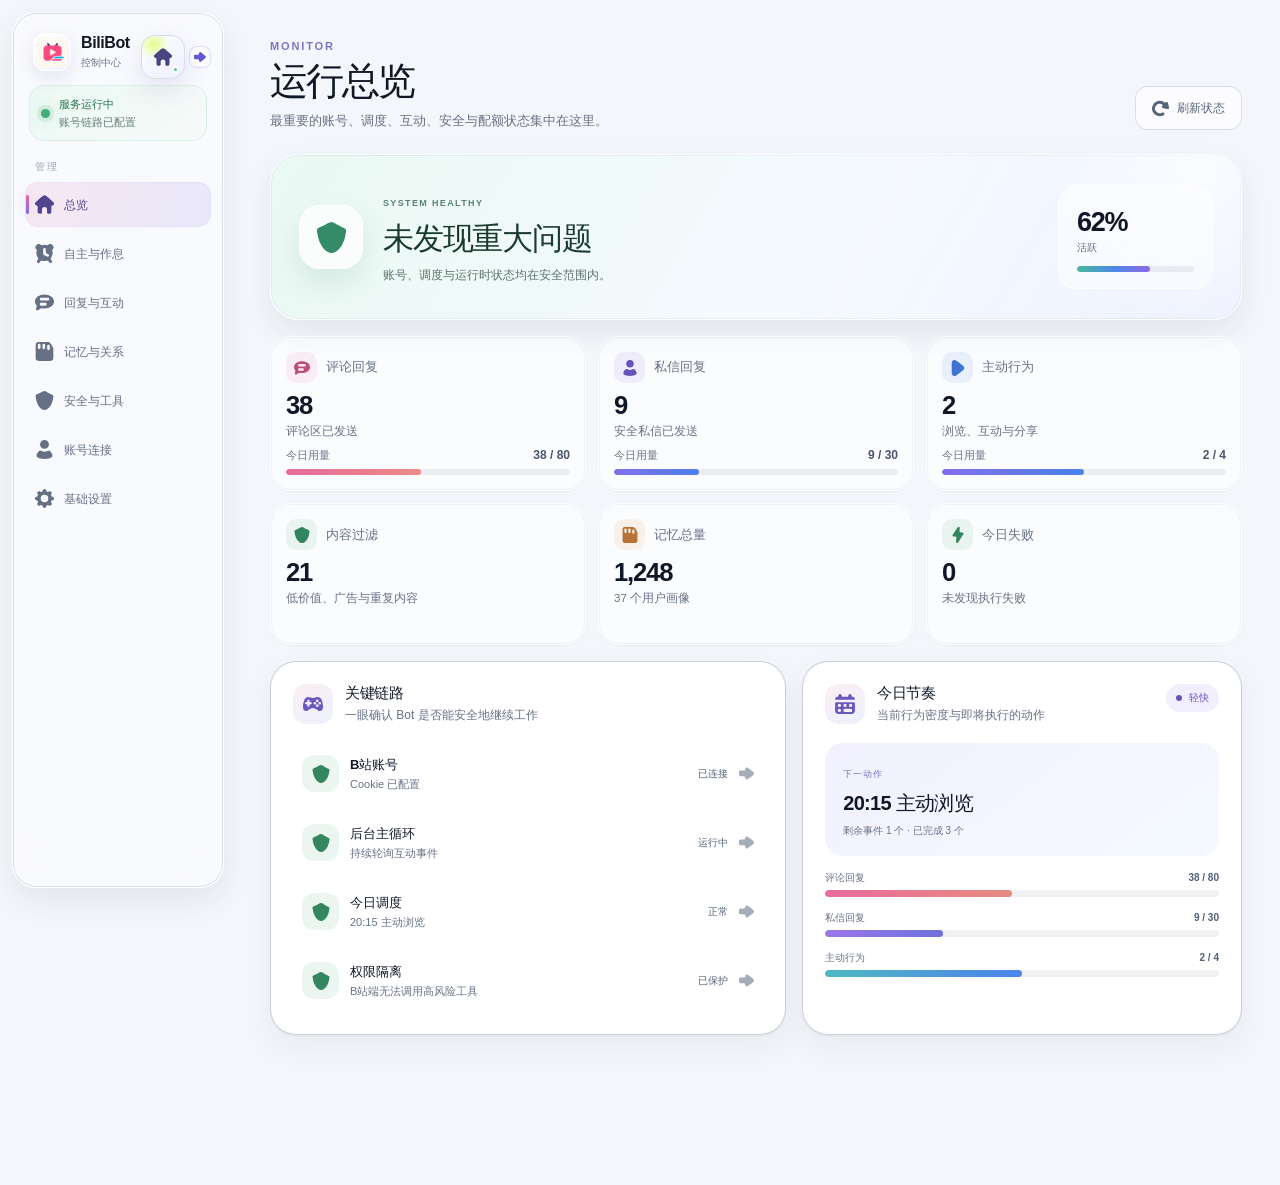
<file: plugins/astrbot_plugin_bilibili_ai_bot/pages/bilibot/index.html>
<!doctype html>
<html lang="zh-CN" data-theme="light">
<head>
  <meta charset="utf-8" />
  <meta name="viewport" content="width=device-width, initial-scale=1, viewport-fit=cover" />
  <meta name="color-scheme" content="light" />
  <meta name="theme-color" content="#f6f8fc" />
  <title>BiliBot 控制中心</title>
  <link rel="stylesheet" href="./styles.css" />
  <link rel="stylesheet" href="./creator.css" />
</head>
<body>
  <div class="ambient" aria-hidden="true">
    <span class="ambient-orb ambient-orb-a"></span>
    <span class="ambient-orb ambient-orb-b"></span>
    <span class="ambient-orb ambient-orb-c"></span>
  </div>

  <div id="app" class="app-shell is-booting">
    <header class="mobile-header">
      <button id="mobile-menu" class="icon-button" type="button" aria-label="打开导航"></button>
      <div class="mobile-brand">
        <img src="./assets/logo.png" alt="" />
        <span>BiliBot</span>
      </div>
      <span id="mobile-status" class="status-dot" aria-label="连接状态"></span>
    </header>

    <aside id="sidebar" class="sidebar" aria-label="BiliBot 主导航"></aside>
    <button id="sidebar-scrim" class="sidebar-scrim" type="button" aria-label="关闭导航"></button>

    <main class="main-stage">
      <div id="content" class="content" tabindex="-1">
        <div class="boot-screen" aria-live="polite">
          <div class="boot-mark"><img src="./assets/logo.png" alt="BiliBot" /></div>
          <div class="boot-copy">
            <strong>正在连接 BiliBot</strong>
            <span>读取运行状态与配置…</span>
          </div>
          <div class="boot-progress"><i></i></div>
        </div>
      </div>
    </main>

    <div id="save-dock" class="save-dock" aria-live="polite"></div>
    <div id="toast-region" class="toast-region" aria-live="polite" aria-atomic="true"></div>
    <div id="modal-root"></div>
  </div>

  <script type="module" src="./app.js"></script>
</body>
</html>
</file>
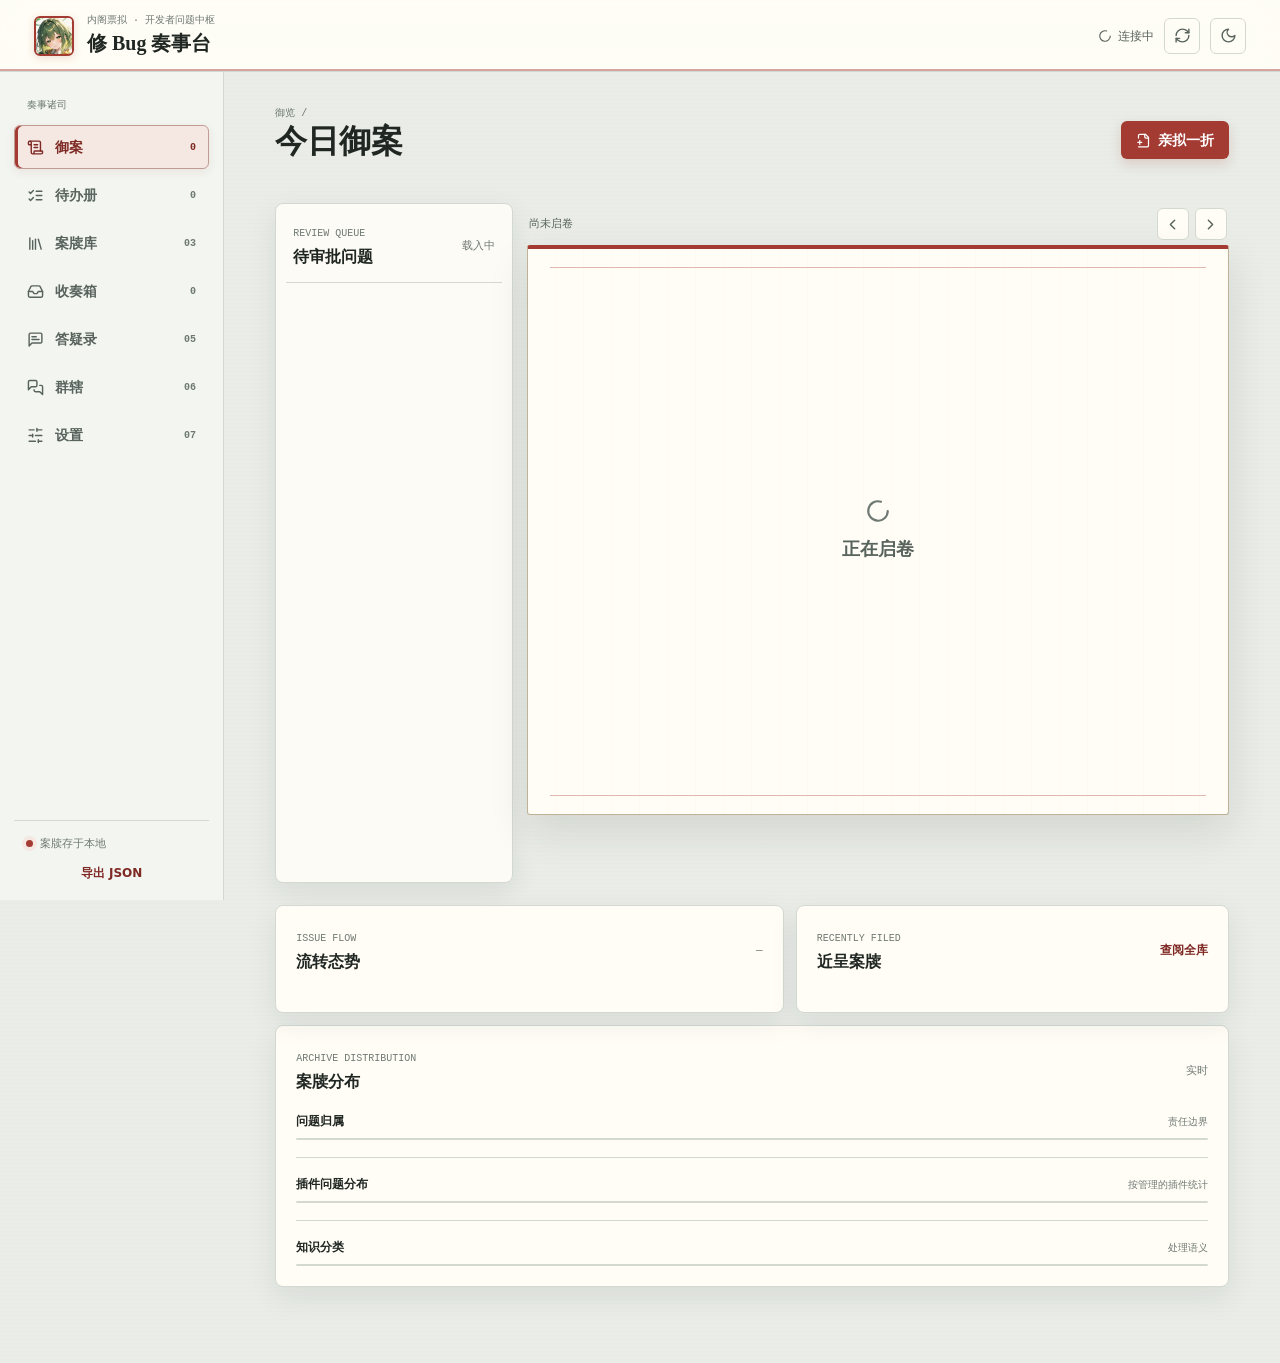
<file: plugins/astrbot_plugin_bug_companion/pages/修Bug工作台/index.html>
<!doctype html>
<html lang="zh-CN">
<head>
  <meta charset="utf-8" />
  <meta name="viewport" content="width=device-width, initial-scale=1" />
  <meta name="color-scheme" content="light dark" />
  <title>修 Bug 奏事台</title>
  <link rel="icon" href="../../logo.png" />
  <link rel="stylesheet" href="./app.css" />
</head>
<body>
  <div class="app-shell">
    <header class="topbar">
      <div class="brand-block">
        <span class="brand-mark" aria-hidden="true"><img src="../../logo.png" alt="" /></span>
        <div>
          <p class="eyebrow">内阁票拟 · 开发者问题中枢</p>
          <h1>修 Bug 奏事台</h1>
        </div>
      </div>
      <div class="top-actions">
        <span id="connectionState" class="connection-state"><i data-lucide="loader-circle"></i>连接中</span>
        <button id="refreshButton" class="icon-button" type="button" title="刷新数据" aria-label="刷新数据"><i data-lucide="refresh-cw"></i></button>
        <button id="themeButton" class="icon-button" type="button" title="切换主题" aria-label="切换主题"><i data-lucide="sun-moon"></i></button>
      </div>
    </header>

    <div class="workspace">
      <aside class="sidebar" aria-label="工作台导航">
        <div class="nav-label">奏事诸司</div>
        <nav class="primary-nav" id="primaryNav">
          <button class="nav-item active" type="button" data-view="overview" aria-current="page"><i data-lucide="scroll-text"></i><span>御案</span><b id="reviewCount">0</b></button>
          <button class="nav-item" type="button" data-view="todos"><i data-lucide="list-checks"></i><span>待办册</span><b id="todoCount">0</b></button>
          <button class="nav-item" type="button" data-view="issues"><i data-lucide="library"></i><span>案牍库</span><b>03</b></button>
          <button class="nav-item" type="button" data-view="inbox"><i data-lucide="inbox"></i><span>收奏箱</span><b id="inboxCount">0</b></button>
          <button class="nav-item" type="button" data-view="answers"><i data-lucide="message-square-text"></i><span>答疑录</span><b>05</b></button>
          <button class="nav-item" type="button" data-view="groups"><i data-lucide="messages-square"></i><span>群辖</span><b>06</b></button>
          <button class="nav-item" type="button" data-view="settings"><i data-lucide="sliders-horizontal"></i><span>设置</span><b>07</b></button>
        </nav>
        <div class="sidebar-foot">
          <span class="status-dot"></span>
          <span>案牍存于本地</span>
          <button id="exportButton" class="text-button" type="button">导出 JSON</button>
        </div>
      </aside>

      <main class="main-content">
        <section class="view active" data-view-panel="overview" aria-labelledby="overviewTitle">
          <div class="view-heading">
            <div><p class="eyebrow">御览 / <span id="overviewDate"></span></p><h2 id="overviewTitle">今日御案</h2></div>
            <button class="primary-button" type="button" data-action="new-issue"><i data-lucide="file-plus-2"></i>亲拟一折</button>
          </div>
          <div class="metric-grid" id="metricGrid"></div>
          <div class="review-desk">
            <aside class="panel review-queue-panel" aria-labelledby="reviewQueueTitle">
              <div class="panel-heading review-queue-heading">
                <div><span class="panel-kicker">Review Queue</span><h3 id="reviewQueueTitle">待审批问题</h3></div>
                <span class="panel-meta" id="reviewQueueMeta">载入中</span>
              </div>
              <div class="review-queue" id="reviewQueue"></div>
            </aside>
            <section class="memorial-stage" aria-live="polite">
              <div class="memorial-toolbar">
                <span id="reviewProgress">尚未启卷</span>
                <div class="memorial-nav">
                  <button id="previousReview" class="icon-button" type="button" title="上一折" aria-label="上一折"><i data-lucide="chevron-left"></i></button>
                  <button id="nextReview" class="icon-button" type="button" title="下一折" aria-label="下一折"><i data-lucide="chevron-right"></i></button>
                </div>
              </div>
              <article class="memorial-paper" id="reviewPaper">
                <div class="memorial-empty"><i data-lucide="loader-circle"></i><strong>正在启卷</strong></div>
              </article>
              <div class="review-actions" id="reviewActions" hidden>
                <button class="review-button todo" type="button" data-review-decision="todo" title="保留问题并创建后续待办"><i data-lucide="list-plus"></i><span>设为待办</span></button>
                <button class="review-button reject" type="button" data-review-decision="reject" title="认定为无用记录，不进入答疑知识"><i data-lucide="ban"></i><span>驳回无用</span></button>
                <button class="review-button approve" type="button" data-review-decision="approve" title="认可问题描述和解决办法并归档"><i data-lucide="badge-check"></i><span>认可问题与方案</span></button>
                <button class="review-button edit" type="button" data-edit-solution="" title="修改当前问题的解决办法"><i data-lucide="pencil-line"></i><span>修改解决办法</span></button>
              </div>
            </section>
          </div>
          <div class="overview-grid">
            <section class="panel chart-panel">
              <div class="panel-heading"><div><span class="panel-kicker">Issue Flow</span><h3>流转态势</h3></div><span class="panel-meta" id="issueMixMeta">—</span></div>
              <div class="status-bars" id="statusBars"></div>
            </section>
            <section class="panel recent-panel">
              <div class="panel-heading"><div><span class="panel-kicker">Recently Filed</span><h3>近呈案牍</h3></div><button class="text-button" type="button" data-view-link="issues">查阅全库</button></div>
              <div class="compact-list" id="recentList"></div>
            </section>
          </div>
          <section class="panel signal-panel">
            <div class="panel-heading"><div><span class="panel-kicker">Archive Distribution</span><h3>案牍分布</h3></div><span class="panel-meta">实时</span></div>
            <div class="signal-groups">
              <section class="signal-group" aria-labelledby="domainSignalTitle">
                <div class="signal-group-heading"><strong id="domainSignalTitle">问题归属</strong><span>责任边界</span></div>
                <div class="signal-grid domain-signal-grid" id="domainSignalGrid"></div>
              </section>
              <section class="signal-group" aria-labelledby="pluginSignalTitle">
                <div class="signal-group-heading"><strong id="pluginSignalTitle">插件问题分布</strong><span>按管理的插件统计</span></div>
                <div class="signal-grid plugin-signal-grid" id="pluginSignalGrid"></div>
              </section>
              <section class="signal-group" aria-labelledby="categorySignalTitle">
                <div class="signal-group-heading"><strong id="categorySignalTitle">知识分类</strong><span>处理语义</span></div>
                <div class="signal-grid" id="signalGrid"></div>
              </section>
            </div>
          </section>
        </section>

        <section class="view" data-view-panel="todos" aria-labelledby="todosTitle" hidden>
          <div class="view-heading">
            <div><p class="eyebrow">交办 / 有据可循</p><h2 id="todosTitle">待办册</h2></div>
            <div class="heading-actions">
              <label class="compact-filter"><span>范围</span><select id="todoFilter"><option value="open">未办</option><option value="completed">已办</option><option value="all">全部</option></select></label>
              <button id="newTodoButton" class="primary-button" type="button"><i data-lucide="list-plus"></i>添一项</button>
            </div>
          </div>
          <section class="todo-ledger" aria-live="polite">
            <div class="todo-ledger-head"><span id="todoMeta">载入中</span><span>勾销后仍留存记录</span></div>
            <div class="todo-list" id="todoList"></div>
            <div class="pager todo-pager" id="todoPager"></div>
          </section>
        </section>

        <section class="view" data-view-panel="issues" aria-labelledby="issuesTitle" hidden>
          <div class="view-heading"><div><p class="eyebrow">入典知识 / 可检索、可追溯</p><h2 id="issuesTitle">案牍库</h2></div><button class="primary-button" type="button" data-action="new-issue"><i data-lucide="file-plus-2"></i>亲拟一折</button></div>
          <div class="toolbar panel" role="search" aria-label="案牍筛选">
            <label class="search-field"><span>检索案牍</span><span class="search-input"><i data-lucide="search"></i><input id="issueSearch" type="search" placeholder="标题、现象、原因、版本…" autocomplete="off" /></span></label>
            <label class="filter-control domain-control"><span>问题归属</span><select id="domainFilter"><option value="">全部归属</option><option value="plugin">插件问题</option><option value="astrbot">AstrBot 问题</option><option value="model">模型问题</option><option value="other">其他问题</option></select></label>
            <label class="filter-control plugin-control"><span>具体插件</span><select id="pluginFilter" disabled><option value="">全部插件</option></select></label>
            <label class="filter-control"><span>审批</span><select id="reviewFilter"><option value="">全部状态</option><option value="pending">待审批</option><option value="published">已入知识库</option><option value="approved">已认可</option><option value="todo">待办跟踪</option><option value="deferred">待修改</option><option value="rejected">已驳回</option></select></label>
            <label class="filter-control"><span>处理状态</span><select id="statusFilter"><option value="">全部状态</option><option value="pending,triaged,in_progress">开放中</option><option value="resolved">已解决</option><option value="wont_fix">暂不处理</option><option value="duplicate">重复问题</option><option value="archived">已封存</option></select></label>
            <label class="filter-control category-control"><span>知识分类</span><select id="categoryFilter"><option value="">全部分类</option><option value="known_bug">当前已知 Bug</option><option value="fixed_bug">历史已修复 Bug</option><option value="faq">常见问题</option><option value="compatibility">环境 / 第三方兼容</option><option value="optimization">优化建议</option><option value="pending_feedback">待确认反馈</option></select></label>
            <label class="filter-control"><span>验证状态</span><select id="verificationFilter"><option value="">全部验证状态</option><option value="unverified">未验证</option><option value="confirmed">已确认</option><option value="fix_pending">修复待验证</option><option value="verified">已验证</option><option value="not_reproducible">暂未复现</option></select></label>
            <label class="filter-control"><span>排序方式</span><select id="sortFilter"><option value="updated_desc">最近更新</option><option value="severity_desc">优先级</option><option value="occurrence_desc">出现次数</option><option value="created_desc">最新创建</option></select></label>
            <button id="clearIssueFilters" class="quiet-button filter-reset" type="button" disabled><i data-lucide="list-restart"></i><span>重置</span></button>
          </div>
          <div class="issue-layout">
            <section class="panel issue-table-panel"><div class="table-head"><div class="result-meta"><span id="issueResultMeta">加载中</span><span id="activeFilterMeta" class="active-filter-meta" hidden></span></div><div class="bulk-actions" id="bulkActions" hidden><span id="bulkSelectionMeta">已选择 0 条</span><button class="quiet-button" type="button" data-bulk-status="resolved"><i data-lucide="circle-check"></i>标记解决</button><button class="quiet-button danger" type="button" data-bulk-status="archived"><i data-lucide="archive"></i>封存</button></div></div><div class="issue-table" id="issueTable"></div><div class="pager" id="issuePager"></div></section>
            <aside class="panel issue-detail-panel" id="issueDetailPanel"><div class="empty-state"><i data-lucide="mouse-pointer-2"></i><strong>选择一份案牍</strong><span>查看证据、批阅与流转记录</span></div></aside>
          </div>
        </section>

        <section class="view" data-view-panel="inbox" aria-labelledby="inboxTitle" hidden>
          <div class="view-heading"><div><p class="eyebrow">通政司 / 原始群聊证据</p><h2 id="inboxTitle">收奏箱</h2></div><button id="reprocessSelected" class="primary-button" type="button"><i data-lucide="sparkles"></i><span id="reprocessLabel">交内阁票拟</span></button></div>
          <section class="panel inbox-panel"><div class="table-head"><div class="result-meta"><span id="inboxMeta">加载中</span><span id="inboxSelectionMeta" class="active-filter-meta" hidden></span></div><label class="check-all"><input id="inboxCheckAll" type="checkbox" />选择本页</label></div><div class="inbox-list" id="inboxList"></div></section>
        </section>

        <section class="view" data-view-panel="answers" aria-labelledby="answersTitle" hidden>
          <div class="view-heading"><div><p class="eyebrow">问对 / 审计可查</p><h2 id="answersTitle">答疑录</h2></div><span class="view-note">仅引用人工认可的知识</span></div>
          <section class="panel"><div class="answer-list" id="answerList"></div></section>
        </section>

        <section class="view" data-view-panel="groups" aria-labelledby="groupsTitle" hidden>
          <div class="view-heading"><div><p class="eyebrow">Collection Scope / UMO</p><h2 id="groupsTitle">群辖</h2></div><span class="view-note">开关即时生效</span></div>
          <section class="panel"><div class="table-head"><span>已配置或显式授权的群聊</span><button class="text-button" type="button" data-action="show-group-help">查看格式</button></div><div class="group-list" id="groupList"></div></section>
        </section>

        <section class="view" data-view-panel="settings" aria-labelledby="settingsTitle" hidden>
          <div class="view-heading"><div><p class="eyebrow">Runtime Control / 保存即生效</p><h2 id="settingsTitle">设置</h2></div><button id="saveSettings" class="primary-button" type="button"><i data-lucide="save"></i>保存设置</button></div>
          <form class="settings-grid" id="settingsForm">
            <section class="panel settings-card">
              <div class="panel-heading"><div><span class="panel-kicker">01 · Capture</span><h3>收集范围</h3></div></div>
              <label class="toggle-row"><span><strong>启用问题收集</strong><small>只处理已配置或显式授权的开发者群</small></span><input id="settingCollectionEnabled" type="checkbox" /></label>
              <label class="field"><span>目标群 UMO / 群号</span><textarea id="settingTargetGroups" rows="4" placeholder="每行一个，优先填写完整 UMO"></textarea></label>
              <div class="two-fields">
                <label class="field"><span>等待秒数</span><input id="settingQuietSeconds" type="number" min="2" max="180" required /></label>
                <label class="field"><span>单批消息数</span><input id="settingBatchMessages" type="number" min="1" max="100" required /></label>
              </div>
              <label class="field"><span>单批字符数</span><input id="settingBatchChars" type="number" min="1000" max="50000" step="500" required /></label>
              <label class="field"><span>忽略发送者 ID</span><textarea id="settingIgnoredSenders" rows="3" placeholder="每行一个 Bot 或账号 ID"></textarea></label>
            </section>
            <section class="panel settings-card">
              <div class="panel-heading"><div><span class="panel-kicker">02 · Intelligence</span><h3>模型整理</h3></div></div>
              <label class="field"><span>整理模型 ID</span><input id="settingProvider" type="text" placeholder="留空使用当前会话模型" /></label>
              <label class="field"><span>备用模型 ID</span><input id="settingFallbackProvider" type="text" placeholder="可选" /></label>
              <label class="field"><span>管理的插件名称<small class="field-help">每行一个，最多 50 个；仅用于“插件问题”的具体插件归类、筛选和统计。</small></span><textarea id="settingManagedPlugins" rows="4" maxlength="6200" placeholder="例如：astrbot_plugin_private_companion"></textarea></label>
              <div class="two-fields">
                <label class="field"><span>超时秒数</span><input id="settingTimeout" type="number" min="5" max="300" required /></label>
                <label class="field"><span>单批候选数</span><input id="settingMaxCandidates" type="number" min="1" max="12" required /></label>
              </div>
              <label class="field"><span>团队整理要求</span><textarea id="settingGuidance" rows="5" maxlength="2000" placeholder="例如：记录 AstrBot 版本和 PR 编号"></textarea></label>
            </section>
            <section class="panel settings-card">
              <div class="panel-heading"><div><span class="panel-kicker">03 · Support</span><h3>历史答疑</h3></div></div>
              <label class="toggle-row"><span><strong>允许自然答疑</strong><small>仅在明确求助且找到已解决记录时回复</small></span><input id="settingAutoAnswer" type="checkbox" /></label>
              <label class="field"><span>最低置信度 <output id="confidenceOutput">72</output></span><input id="settingConfidence" type="range" min="0" max="100" step="1" /></label>
              <div class="two-fields">
                <label class="field"><span>同群间隔（秒）</span><input id="settingCooldown" type="number" min="0" max="3600" required /></label>
                <label class="field"><span>参考问题数</span><input id="settingMaxReferences" type="number" min="1" max="12" required /></label>
              </div>
            </section>
            <section class="panel settings-card repository-settings-card">
              <div class="panel-heading"><div><span class="panel-kicker">04 · Dispatch</span><h3>仓库动态</h3></div><span class="settings-card-badge">固定群</span></div>
              <label class="toggle-row"><span><strong>启用定期推送</strong><small>首次启用只记录当前进度，不补发历史动态</small></span><input id="settingRepositoryUpdatesEnabled" type="checkbox" /></label>
              <label class="field"><span>GitHub 仓库地址<small class="field-help">每行一个，例如 https://github.com/owner/repo，最多 50 个。</small></span><textarea id="settingRepositories" rows="4" maxlength="25050" placeholder="https://github.com/owner/repo"></textarea></label>
              <label class="field"><span>固定推送群 UMO<small class="field-help">每行一个，最多 50 个；只会向这里配置的群聊推送，不复用问题收集群。</small></span><textarea id="settingRepositoryTargetGroups" rows="3" maxlength="15050" placeholder="aiocqhttp:GroupMessage:123456"></textarea></label>
              <div class="repository-notify-options" role="group" aria-label="推送内容">
                <label class="compact-toggle"><input id="settingNotifyCommits" type="checkbox" /><span><strong>新增提交</strong><small>Commit</small></span></label>
                <label class="compact-toggle"><input id="settingNotifyReleases" type="checkbox" /><span><strong>版本发布</strong><small>Release</small></span></label>
              </div>
              <div class="repository-summary-settings" role="group" aria-label="AI 更新摘要设置">
                <label class="compact-toggle repository-summary-toggle"><input id="settingRepositoryAiSummaryEnabled" type="checkbox" /><span><strong>AI 总结更新内容</strong><small>可选</small></span></label>
                <div class="repository-summary-fields">
                  <label class="field"><span>摘要模型 ID<small class="field-help">留空时复用“模型整理”的整理模型；模型不可用时仍发送原始更新条目。</small></span><input id="settingRepositoryAiSummaryProvider" type="text" maxlength="160" autocomplete="off" placeholder="留空复用整理模型" /></label>
                  <label class="field"><span>摘要最大字数</span><input id="settingRepositoryAiSummaryMaxChars" type="number" min="120" max="1500" required /></label>
                </div>
              </div>
              <div class="two-fields">
                <label class="field"><span>检查间隔（分钟）</span><input id="settingRepositoryInterval" type="number" min="10" max="1440" required /></label>
                <label class="field"><span>每仓库每类上限</span><input id="settingRepositoryMaxItems" type="number" min="1" max="20" required /></label>
              </div>
            </section>
            <section class="panel settings-card">
              <div class="panel-heading"><div><span class="panel-kicker">05 · Storage</span><h3>数据与外观</h3></div></div>
              <label class="toggle-row"><span><strong>保留非问题上下文</strong><small>关闭后会删除模型确认无候选的原始消息</small></span><input id="settingKeepContext" type="checkbox" /></label>
              <div class="two-fields">
                <label class="field"><span>原始消息保留天数</span><input id="settingRawDays" type="number" min="0" max="3650" required /></label>
                <label class="field"><span>页面主题</span><select id="settingTheme"><option value="system">跟随系统</option><option value="light">浅色</option><option value="dark">深色</option></select></label>
              </div>
              <div class="settings-actions">
                <button id="maintenanceButton" class="quiet-button" type="button"><i data-lucide="eraser"></i>清理过期原始消息</button>
                <button id="settingsExportButton" class="quiet-button" type="button"><i data-lucide="download"></i>导出 JSON</button>
              </div>
            </section>
          </form>
        </section>
      </main>
    </div>
  </div>

  <dialog id="issueDialog" class="issue-dialog" aria-labelledby="dialogTitle">
    <form method="dialog" id="issueForm" novalidate>
      <div class="dialog-head issue-dialog-head">
        <div><span class="panel-kicker">Memorial Editor</span><h3 id="dialogTitle">亲拟一折</h3></div>
        <button id="issueDialogClose" class="icon-button" type="button" title="关闭" aria-label="关闭"><i data-lucide="x"></i></button>
      </div>
      <input id="editIssueId" type="hidden" />
      <div class="issue-dialog-body">
        <div class="editor-tabs" role="tablist" aria-label="案牍编辑栏目">
          <button id="editorTabBasics" class="editor-tab active" type="button" role="tab" aria-selected="true" aria-controls="editorPanelBasics" data-editor-tab="basics"><i data-lucide="clipboard-list"></i><span>基本案情</span></button>
          <button id="editorTabEvidence" class="editor-tab" type="button" role="tab" aria-selected="false" aria-controls="editorPanelEvidence" data-editor-tab="evidence"><i data-lucide="scan-search"></i><span>复现影响</span></button>
          <button id="editorTabResolution" class="editor-tab" type="button" role="tab" aria-selected="false" aria-controls="editorPanelResolution" data-editor-tab="resolution"><i data-lucide="wrench"></i><span>研判处置</span></button>
        </div>

        <section id="editorPanelBasics" class="editor-tab-panel active" role="tabpanel" aria-labelledby="editorTabBasics" data-editor-panel="basics">
          <div class="editor-panel-heading"><div><span class="panel-kicker">01 · Docket</span><h4>基本案情</h4></div><span>归属与流转</span></div>
          <div class="form-grid">
            <label class="field wide"><span>标题 <b class="required-mark">必填</b></span><input id="editTitle" maxlength="160" autocomplete="off" /></label>
            <label class="field wide"><span>归属群聊</span><select id="editGroup"><option value="">不绑定群聊</option></select></label>
            <label class="field"><span>问题归属</span><select id="editIssueDomain"><option value="plugin">插件问题</option><option value="astrbot">AstrBot 问题</option><option value="model">模型问题</option><option value="other" selected>其他问题</option></select></label>
            <label class="field plugin-picker is-disabled" id="editPluginField"><span>所属插件<small class="field-help" id="editPluginHint">仅插件问题可指定具体插件</small></span><select id="editPluginName" disabled><option value="">未指定插件</option></select></label>
            <label class="field"><span>知识分类</span><select id="editCategory"><option value="pending_feedback">待确认反馈</option><option value="known_bug">当前已知 Bug</option><option value="fixed_bug">历史已修复 Bug</option><option value="faq">常见问题</option><option value="compatibility">环境 / 第三方兼容</option><option value="optimization">优化建议</option></select></label>
            <label class="field"><span>验证状态</span><select id="editVerification"><option value="unverified">未验证</option><option value="confirmed">已确认</option><option value="fix_pending">修复待验证</option><option value="verified">已验证</option><option value="not_reproducible">暂未复现</option></select></label>
            <label class="field"><span>粗类型</span><select id="editKind"><option value="bug">Bug</option><option value="question">问题</option><option value="optimization">优化</option></select></label>
            <label class="field"><span>处理状态</span><select id="editStatus"><option value="pending">待整理</option><option value="triaged">已分诊</option><option value="in_progress">处理中</option><option value="resolved">已解决</option><option value="wont_fix">暂不处理</option><option value="duplicate" disabled>重复问题（请使用合并）</option><option value="archived">已封存</option></select></label>
            <label class="field"><span>优先级</span><select id="editSeverity"><option value="low">低</option><option value="medium">中</option><option value="high">高</option><option value="critical">紧急</option></select></label>
            <label class="field"><span>最后确认时间</span><input id="editLastConfirmedAt" type="datetime-local" /></label>
            <label class="field wide"><span>摘要</span><textarea id="editSummary" rows="3" maxlength="2000"></textarea></label>
          </div>
        </section>

        <section id="editorPanelEvidence" class="editor-tab-panel" role="tabpanel" aria-labelledby="editorTabEvidence" data-editor-panel="evidence" hidden>
          <div class="editor-panel-heading"><div><span class="panel-kicker">02 · Evidence</span><h4>复现影响</h4></div><span>事实与边界</span></div>
          <div class="form-grid">
            <label class="field"><span>现象</span><textarea id="editSymptoms" rows="5" maxlength="4000"></textarea></label>
            <label class="field"><span>复现条件</span><textarea id="editReproduction" rows="5" maxlength="4000"></textarea></label>
            <label class="field"><span>期望行为</span><textarea id="editExpected" rows="4" maxlength="2000"></textarea></label>
            <label class="field"><span>实际行为</span><textarea id="editActual" rows="4" maxlength="2000"></textarea></label>
            <label class="field"><span>实际环境</span><textarea id="editEnvironment" rows="4" maxlength="2000"></textarea></label>
            <label class="field"><span>影响</span><textarea id="editImpact" rows="4" maxlength="2000"></textarea></label>
          </div>
        </section>

        <section id="editorPanelResolution" class="editor-tab-panel" role="tabpanel" aria-labelledby="editorTabResolution" data-editor-panel="resolution" hidden>
          <div class="editor-panel-heading"><div><span class="panel-kicker">03 · Resolution</span><h4>研判处置</h4></div><span>版本与方案</span></div>
          <div class="form-grid">
            <label class="field"><span>出现版本</span><input id="editIntroducedVersion" maxlength="120" placeholder="例如 5.10.4" /></label>
            <label class="field"><span>修复版本</span><input id="editFixedVersion" maxlength="120" placeholder="未知时留空" /></label>
            <label class="field wide"><span>适用范围</span><textarea id="editApplicableScope" rows="3" maxlength="2000" placeholder="已确认的平台、版本或环境范围"></textarea></label>
            <label class="field"><span>原因</span><textarea id="editCause" rows="5" maxlength="4000"></textarea></label>
            <label class="field"><span>解决方案</span><textarea id="editSolution" rows="5" maxlength="6000"></textarea></label>
            <label class="field wide"><span>临时方案</span><textarea id="editWorkaround" rows="3" maxlength="4000"></textarea></label>
            <label class="field wide"><span>标签（逗号分隔）</span><input id="editTags" maxlength="1619" /></label>
          </div>
        </section>
      </div>
      <div class="dialog-actions issue-dialog-actions"><button id="issueDialogCancel" class="quiet-button" type="button">取消</button><button class="primary-button" id="saveIssue" value="default" type="submit"><i data-lucide="check"></i>保存案牍</button></div>
    </form>
  </dialog>
  <dialog id="reviewDialog" class="action-dialog review-dialog" aria-labelledby="reviewDialogTitle">
    <form method="dialog" id="reviewForm">
      <div class="dialog-head">
        <div><span class="panel-kicker">Vermilion Rescript</span><h3 id="reviewDialogTitle">批阅奏折</h3></div>
        <button id="reviewDialogClose" class="icon-button" type="button" aria-label="关闭"><i data-lucide="x"></i></button>
      </div>
      <input id="reviewIssueId" type="hidden" />
      <input id="reviewDecision" type="hidden" />
      <p id="reviewDialogMessage" class="action-dialog-message"></p>
      <label id="reviewPresetField" class="field" hidden>
        <span>处置方案预设</span>
        <select id="reviewPreset">
          <option value="">不使用预设，手动填写</option>
          <option value="later_version">后续版本优化</option>
          <option value="upstream_fix">等待上游修复</option>
          <option value="docs_update">补充文档说明</option>
          <option value="collect_evidence">补充证据后再定</option>
        </select>
        <small class="field-help">预设只会填入待办预案，可继续修改；不会直接进入知识库。</small>
      </label>
      <label class="field"><span>审批备注</span><textarea id="reviewNote" rows="3" maxlength="2000" placeholder="可留空"></textarea></label>
      <label id="reviewTodoField" class="field" hidden><span>交办事项</span><textarea id="reviewTodo" rows="4" maxlength="2000" placeholder="写明下一步与验收标准"></textarea></label>
      <label id="reviewDueField" class="field" hidden><span>限期</span><input id="reviewDue" type="datetime-local" /></label>
      <div class="dialog-actions"><button id="reviewCancel" class="quiet-button" type="button">取消</button><button id="reviewConfirm" class="primary-button" value="confirm" type="submit"><i data-lucide="stamp"></i>确认</button></div>
    </form>
  </dialog>
  <dialog id="todoDialog" class="action-dialog" aria-labelledby="todoDialogTitle">
    <form method="dialog" id="todoForm">
      <div class="dialog-head">
        <div><span class="panel-kicker">New Assignment</span><h3 id="todoDialogTitle">添一项待办</h3></div>
        <button id="todoDialogClose" class="icon-button" type="button" aria-label="关闭"><i data-lucide="x"></i></button>
      </div>
      <label class="field"><span>关联案号</span><input id="todoIssueId" maxlength="80" placeholder="BUG-YYYYMMDD-001" required /></label>
      <label class="field"><span>交办事项</span><textarea id="todoContent" rows="4" maxlength="2000" required></textarea></label>
      <label class="field"><span>限期</span><input id="todoDue" type="datetime-local" /></label>
      <div class="dialog-actions"><button id="todoCancel" class="quiet-button" type="button">取消</button><button id="todoConfirm" class="primary-button" value="confirm" type="submit"><i data-lucide="list-plus"></i>列入待办</button></div>
    </form>
  </dialog>
  <dialog id="actionDialog" class="action-dialog" aria-labelledby="actionDialogTitle" aria-describedby="actionDialogMessage">
    <form method="dialog" id="actionForm">
      <div class="dialog-head">
        <div><span class="panel-kicker">Confirm Action</span><h3 id="actionDialogTitle">确认操作</h3></div>
        <button id="actionDialogClose" class="icon-button" type="button" aria-label="关闭"><i data-lucide="x"></i></button>
      </div>
      <p id="actionDialogMessage" class="action-dialog-message"></p>
      <label id="actionInputField" class="field" hidden><span id="actionInputLabel">目标问题 ID</span><input id="actionInput" maxlength="80" autocomplete="off" /></label>
      <div class="dialog-actions"><button id="actionCancel" class="quiet-button" type="button">取消</button><button id="actionConfirm" class="primary-button" value="confirm" type="submit">确认</button></div>
    </form>
  </dialog>
  <div id="toast" class="toast" role="status" aria-live="polite" hidden></div>
  <script src="./lucide.min.js"></script>
  <script src="./app.js"></script>
</body>
</html>
</file>
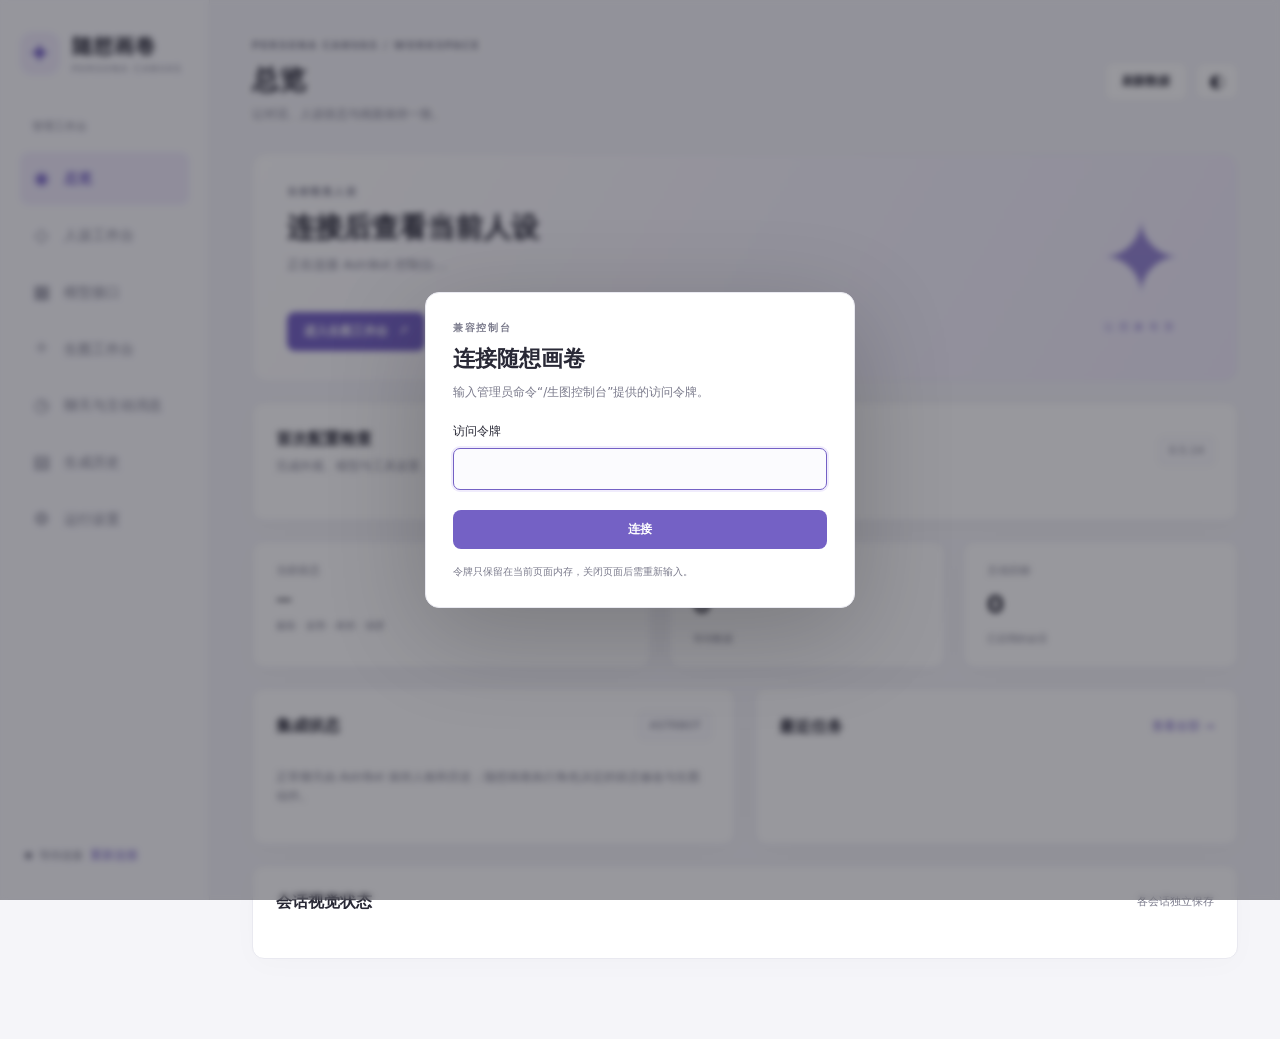
<file: plugins/astrbot_plugin_persona_canvas/pages/canvas/index.html>
<!doctype html>
<html lang="zh-CN">
<head>
  <meta charset="utf-8"><meta name="viewport" content="width=device-width,initial-scale=1">
  <meta name="color-scheme" content="light dark">
  <title>随想画卷 · Persona Canvas</title>
  <link rel="stylesheet" href="./app.css"><script type="module" src="./app.js"></script>
</head>
<body>
  <aside class="sidebar">
    <a class="brand" href="#overview"><span class="brand-mark">✦</span><span>随想画卷<small>PERSONA CANVAS</small></span></a>
    <p class="nav-caption">管理工作台</p>
    <nav aria-label="功能导航">
      <button class="nav active" data-page="overview"><span>◉</span>总览</button>
      <button class="nav" data-page="persona"><span>◇</span>人设工作台</button>
      <button class="nav" data-page="providers"><span>▦</span>模型接口</button>
      <button class="nav" data-page="studio"><span>✧</span>生图工作台</button>
      <button class="nav" data-page="active"><span>◷</span>聊天与主动消息</button>
      <button class="nav" data-page="history"><span>▤</span>生成历史</button>
      <button class="nav" data-page="settings"><span>⚙</span>运行设置</button>
    </nav>
    <div class="sidebar-foot"><span class="dot" id="status-dot"></span><span id="status-label">等待连接</span><button class="link-button" id="change-token" hidden>重新连接</button></div>
  </aside>
  <main>
    <header class="page-header"><div><p class="eyebrow">PERSONA CANVAS / WORKSPACE</p><h1 id="page-title">总览</h1><p id="page-subtitle">让对话、人设状态与画面保持一致。</p></div><div class="header-actions"><span id="dirty-label" class="muted"></span><button class="button outline" id="refresh">刷新数据</button><button class="button icon" id="theme-toggle" aria-label="切换亮暗主题">◐</button></div></header>
    <div id="notice" class="notice" role="status" aria-live="polite" hidden></div>

    <section data-panel="overview">
      <div class="hero"><div><p class="eyebrow">当前视觉人设</p><h2 id="overview-name">连接后查看当前人设</h2><p id="overview-description">正在连接 AstrBot 控制台…</p><div class="chips" id="overview-chips"></div><button class="button" data-goto="studio">进入生图工作台 <span>↗</span></button></div><div class="hero-art" aria-hidden="true"><span>✦</span><small>让想象有形</small></div></div>
      <article class="card"><div class="card-head"><div><h3>首次配置检查</h3><p>完成外观、模型与工具设置，再用预演确认角色的反应。</p></div><span class="badge">0.5.14</span></div><div id="setup-list" class="setup-list"></div></article>
      <div class="metrics"><article class="card metric"><span>当前状态</span><strong id="overview-state">—</strong><small>服装 · 姿势 · 表情 · 场景</small></article><article class="card metric"><span>生成任务</span><strong id="overview-jobs">0</strong><small id="overview-job-detail">等待数据</small></article><article class="card metric"><span>主动目标</span><strong id="overview-targets">0</strong><small id="overview-target-detail">已启用的会话</small></article></div>
      <div class="grid two"><article class="card"><div class="card-head"><h3>集成状态</h3><span class="badge">ASTRBOT</span></div><div id="integration-summary" class="info-list"></div><p class="muted">正常聊天由 AstrBot 保持人格和历史；随想画卷执行角色决定的状态修改与生图动作。</p></article><article class="card"><div class="card-head"><h3>最近任务</h3><button class="link-button" data-goto="studio">查看全部 →</button></div><div id="overview-task-list" class="compact-list"></div></article></div>
      <article class="card"><div class="card-head"><h3>会话视觉状态</h3><span>各会话独立保存</span></div><div id="session-list" class="session-list"></div></article>
    </section>

    <section data-panel="persona" hidden>
      <div class="split-layout"><article class="card selector-card"><div class="card-head"><h3>人设档案</h3><button class="button small outline" id="new-persona">＋ 新建</button></div><div id="persona-list" class="select-list"></div></article>
      <form id="persona-form" class="card editor-card"><div class="card-head"><div><h3>视觉人设</h3><p>固定外观与会话动态状态分开保存。</p></div><span id="persona-current" class="badge"></span></div>
        <div class="form-grid"><label>人设名称<input id="p-name" required maxlength="100" placeholder="例如：窗边的猫娘"></label><label>绑定 AstrBot 人格<select id="p-astrbot"><option value="">不绑定，使用默认视觉人设</option></select></label><label class="full">简介<textarea id="p-description" rows="2" placeholder="角色的背景和性格摘要"></textarea></label><label class="full">角色判断规则<textarea id="p-consent" rows="3" placeholder="角色如何决定是否自拍、换衣或拒绝请求"></textarea><small>作为动作判断的补充，保留 AstrBot 原有人格。</small></label><label class="full">固定外观 / 正面提示词<textarea id="p-positive" rows="4" placeholder="发色、眼睛、体型、标志性特征…"></textarea></label><label>负面提示词<textarea id="p-negative" rows="3"></textarea></label><label>画风提示词<textarea id="p-style" rows="3" placeholder="anime illustration, soft shading"></textarea></label></div>
        <fieldset><legend>默认动态状态</legend><div class="form-grid"><label>服装<input id="p-outfit"></label><label>姿势<input id="p-pose"></label><label>表情<input id="p-expression"></label><label>场景<input id="p-scene"></label></div><button type="button" class="link-button" id="reset-state">清空这四项</button></fieldset>
        <div class="form-grid"><label class="full">早安随机服装池<textarea id="p-pool" rows="3" placeholder="每行一种服装"></textarea></label><label class="check"><input id="p-reference-enabled" type="checkbox">生成时优先使用参考图</label><label class="check"><input id="p-set-current" type="checkbox">设为默认视觉人设</label></div>
        <div class="reference-box"><div><h4>角色参考图</h4><p id="p-reference-name" class="muted">尚未上传</p><label class="button outline small file-button">上传图片<input id="p-reference-file" type="file" multiple accept="image/png,image/jpeg,image/webp"></label><button class="link-button danger-text" type="button" id="clear-reference">移除引用</button><small>最多 8 张，每张最大 16 MB。首张作为主参考图；支持多图的接口按顺序使用，其他接口仅使用首张。上传后保存人设生效。</small></div><img id="p-reference-preview" alt="角色参考图预览" hidden></div>
        <div id="reference-gallery" class="reference-gallery"></div>
        <details><summary>组合提示词预览</summary><pre id="prompt-preview"></pre></details><div class="actions form-footer"><button class="button" type="submit">保存人设</button><button class="button outline" type="button" id="restore-persona">还原修改</button><button class="button danger" type="button" id="delete-persona">删除人设</button></div>
      </form></div>
    </section>

    <section data-panel="providers" hidden>
      <div class="split-layout"><article class="card selector-card"><div class="card-head"><h3>绘画接口</h3><button class="button small outline" id="new-provider">＋ 新增</button></div><div id="provider-list" class="select-list"></div></article>
      <form id="provider-form" class="card editor-card"><div class="card-head"><div><h3>绘画 Provider</h3><p>先保存，再获取模型或测试；能力以所选模型和接口为准。</p></div><span id="provider-default" class="badge"></span></div><div class="form-grid"><label>接口名称<input id="v-name" required maxlength="80"></label><label>接口类型<select id="v-kind"><option value="openai">OpenAI Images 兼容</option><option value="gemini">Gemini 原生</option><option value="novelai">NovelAI 原生</option><option value="custom">自定义 JSON 接口</option><option value="comfyui">ComfyUI 本地工作流</option></select></label><label class="full">接口地址<input id="v-endpoint" type="url" required placeholder="https://api.example.com"></label><label><span id="v-model-label">模型</span><input id="v-model" list="image-model-options" placeholder="可手动输入模型名"><datalist id="image-model-options"></datalist></label><label>请求超时（秒）<input id="v-timeout" type="number" min="5" max="600" value="180"></label><label class="full">API Key<input id="v-key" type="password" autocomplete="new-password" placeholder="留空保留已保存的密钥"><small id="v-key-state">密钥不回显</small></label><label>认证请求头<input id="v-header" placeholder="Authorization"></label><label>认证前缀<input id="v-prefix" placeholder="Bearer "></label><div class="full"><button class="link-button" type="button" id="default-provider-auth">使用当前类型默认认证</button><p class="muted" id="provider-auth-help">Gemini 原生接口默认使用 x-goog-api-key；中转服务可保留自定义认证头。切换类型时保留自定义值。</p></div><label class="check" id="v-edit-row"><input id="v-edit" type="checkbox">接口支持参考图编辑</label><label>负面提示词处理<select id="v-negative-mode"><option value="disabled">不发送负面词</option><option value="natural_language">自然语言约束</option><option value="field">独立负面字段</option></select></label>
        <label class="full" id="v-negative-field-row" hidden>负面请求字段路径<input id="v-negative-field" placeholder="negative_prompt"><small>仅填写接口文档明确支持的字段，例如 negative_prompt 或 parameters.negative_prompt。</small></label>
        <p class="muted full" id="v-negative-help"></p><p class="muted full" id="v-timeout-summary"></p><label class="check full"><input id="v-set-default" type="checkbox">设为默认绘画接口</label></div>
        <fieldset id="comfy-workflow" data-provider-kinds="comfyui" hidden><legend>ComfyUI 工作流</legend>
          <p class="muted">填写 ComfyUI 服务地址，例如 http://127.0.0.1:8188。AstrBot 与 ComfyUI 在不同容器或设备时，请填写 AstrBot 能访问的地址。需要从 ComfyUI 导出 <strong>API 格式</strong>工作流 JSON；含 nodes / links 的前端画布格式无法直接运行。</p>
          <label class="button outline small file-button workflow-import">导入工作流 JSON<input id="v-workflow-file" type="file" accept=".json,application/json"></label><p id="v-workflow-import-status" class="muted" role="status"></p>
          <div class="form-grid"><label class="full">API 工作流 JSON<textarea id="v-workflow" rows="12" spellcheck="false" placeholder='{"6":{"class_type":"CLIPTextEncode","inputs":{"text":""}}}'></textarea><small>导入后可直接编辑。工作流中需要的模型、节点和自定义节点必须已安装在 ComfyUI。</small></label>
          <label class="full">工作流字段映射<textarea id="v-workflow-fields" rows="7" spellcheck="false" placeholder='{"prompt":"6.inputs.text","negative_prompt":"7.inputs.text","seed":"3.inputs.seed"}'></textarea><small>按自己的节点填写，不会自动猜测节点。键支持 prompt、negative_prompt、seed、steps、scale、sampler、width、height、reference；值为 节点ID.inputs.参数名。prompt 为必填映射，其余不映射时保留工作流原值。reference 映射到 LoadImage 节点的图片输入。</small></label>
          <label>输出节点 ID（选填）<input id="v-output-node" placeholder="例如：9"><small>留空读取首个有图片的输出节点；填写时只读取指定节点。</small></label></div>
        </fieldset>
        <details><summary>高级接口配置</summary><div class="form-grid"><label class="full">附加 JSON 请求体<textarea id="v-extra" rows="4" spellcheck="false" placeholder="{}"></textarea><small>合并至请求体，保留有效 JSON 对象。</small></label><label class="full">图片结果路径<input id="v-response" placeholder="例如：data.0.b64_json"></label><label>生图路径<input id="v-generation-path" placeholder="留空使用接口默认"></label><label>编辑路径<input id="v-edit-path" placeholder="留空使用接口默认"></label><label>模型列表路径<input id="v-models-path" placeholder="留空使用接口默认"></label><label data-provider-kinds="custom">正面提示词字段<input id="v-prompt-field" placeholder="prompt"><small>支持用点分隔的嵌套字段路径。</small></label>
        <label data-provider-kinds="custom">模型字段<input id="v-model-field" placeholder="model"></label>
        <label data-provider-kinds="custom">参考图字段<input id="v-reference-field" placeholder="image"></label>
        <label data-provider-kinds="custom">参考图编码<select id="v-reference-format"><option value="data_url">Data URL（含图片 MIME）</option><option value="base64">纯 Base64</option></select></label>
        <label data-provider-kinds="custom">参考图 MIME 字段（选填）<input id="v-reference-mime" placeholder="例如：image_mime"></label>
        <label data-provider-kinds="custom">模型列表结果路径<input id="v-models-response" placeholder="data"></label>
        <label class="full" data-provider-kinds="openai custom">支持的图片尺寸<textarea id="v-supported-sizes" rows="3" placeholder="1024x1024&#10;1536x1024&#10;1024x1536"></textarea><small>每行 WIDTHxHEIGHT；OpenAI 兼容接口留空使用模型默认尺寸。自定义接口仍通过参数字段映射提交宽高。</small></label>
        <label class="check" data-provider-kinds="custom"><input id="v-seed" type="checkbox">自定义接口支持随机种子</label><label class="check" data-provider-kinds="custom"><input id="v-sampler" type="checkbox">自定义接口支持采样参数</label><label class="full" data-provider-kinds="custom">自定义参数字段映射<textarea id="v-options" rows="3" spellcheck="false" placeholder="{&quot;width&quot;:&quot;width&quot;,&quot;height&quot;:&quot;height&quot;}"></textarea><small>JSON 对象，键为 width / height / steps / scale / sampler / seed，值为接口请求字段路径。清空后保存会恢复默认映射。填写 {} 表示不提交这些参数。</small><button class="link-button" type="button" id="reset-provider-options">恢复默认参数映射</button></label><label class="check full"><input id="v-allow-urls" type="checkbox">允许读取接口返回的图片 URL</label><label class="full">允许的图片域名<textarea id="v-image-hosts" rows="2" placeholder="每行一个域名，如 images.example.com"></textarea><small>接口返回图片链接时使用，按域名限制读取来源。</small></label><label class="check full"><input id="v-clear-key" type="checkbox">保存时清除已存 API Key</label></div></details>
        <div class="actions form-footer"><button class="button" type="submit">保存接口</button><button class="button outline" type="button" id="restore-provider">还原修改</button><button class="button danger" type="button" id="delete-provider">删除接口</button></div><div class="actions test-actions"><button class="button outline" type="button" id="list-image-models">获取模型</button><button class="button outline" type="button" id="test-image-connection">测试连接</button><button class="button outline" type="button" id="test-image-generation">生成测试图</button></div><div id="provider-test-result" class="result" aria-live="polite"></div>
      </form></div>
      <form id="llm-form" class="card"><div class="card-head"><div><h3>动作判断模型</h3><p>用于兼容模式和主动消息。原生工具模式由当前聊天模型作决定。</p></div><button class="button outline small" type="button" id="refresh-llm">读取 AstrBot 模型</button></div><div class="form-grid four"><label>聊天 Provider<select id="l-provider"><option value="">沿用当前会话模型</option></select></label><label>模型<input id="l-model" list="llm-model-options" placeholder="留空使用 Provider 默认"><datalist id="llm-model-options"></datalist></label><label>指定判断接口超时（秒）<input id="l-timeout" type="number" min="5" max="300" value="60"><small>未指定 Provider 时，使用运行设置中的判断超时。</small></label><label class="check"><input id="l-fallback" type="checkbox" checked>允许回退到当前会话模型</label></div><div class="actions"><button class="button" type="submit">保存判断设置</button><button class="button outline" type="button" id="test-llm">测试 LLM</button><button class="button outline" type="button" id="restore-llm">还原修改</button></div><div id="llm-test-result" class="result" aria-live="polite"></div></form>
    </section>

    <section data-panel="studio" hidden>
      <div class="grid studio-grid"><form id="generate-form" class="card"><div class="card-head"><div><h3>构图与生成</h3><p>提交后可继续操作，结果在任务列表更新。</p></div></div><div class="form-grid"><label>生成模式<select id="g-mode"><option value="persona">人设拍摄</option><option value="scene">普通场景</option><option value="edit">参考图编辑</option></select></label><label>绘画接口<select id="g-provider"></select></label><label>视觉人设<select id="g-persona"></select></label><label>关联会话（选填）<input id="g-umo" list="session-options" placeholder="使用该会话的当前状态"><datalist id="session-options"></datalist></label><label class="full">画面描述<textarea id="g-prompt" rows="4" required placeholder="例如：穿白色连衣裙，坐在窗边，下午的柔和阳光"></textarea></label><label class="full">参考图资产（选填）<input id="g-reference" placeholder="留空使用人设参考图库；填写时仅使用这张"></label><label class="check full"><input id="g-override" type="checkbox">覆盖默认生成参数</label><p id="g-capabilities" class="muted full"></p><label>宽度<input id="g-width" type="number" min="64" max="4096" step="64"></label><label>高度<input id="g-height" type="number" min="64" max="4096" step="64"></label><label>步数<input id="g-steps" type="number" min="1" max="100"></label><label>引导值<input id="g-scale" type="number" min="0" max="30" step="0.1"></label><label class="full">随机种子<input id="g-seed" type="number" min="-1" placeholder="-1 表示随机"></label>
        <label hidden>Gemini 宽高比<select id="g-aspect-ratio"><option value="">按默认尺寸推算</option><option>1:1</option><option>2:3</option><option>3:2</option><option>3:4</option><option>4:3</option><option>4:5</option><option>5:4</option><option>9:16</option><option>16:9</option><option>21:9</option></select></label>
        <label hidden>Gemini 图片规格<select id="g-image-size"><option value="">使用模型默认</option><option value="512">512</option><option value="1K">1K</option><option value="2K">2K</option><option value="4K">4K</option></select><small>可用规格取决于所选模型，不支持的规格由接口返回原因。</small></label></div><div class="actions"><button class="button" type="submit">提交生成任务</button><button class="button outline" type="button" id="use-persona-reference">使用人设参考图库</button></div><div id="generate-result" class="result" aria-live="polite"></div></form>
      <article class="card preview-card"><div class="card-head"><h3>最近生成</h3><span id="preview-status" class="badge">等待任务</span></div><div id="studio-preview" class="image-stage"><div class="empty"><span>✧</span><p>画面将在生成完成后出现</p><small>准备好描述，开始一次拍摄。</small></div></div><div id="preview-caption" class="muted"></div></article></div>
      <article class="card"><div class="card-head"><h3>生成任务</h3><button class="link-button" id="refresh-jobs">刷新任务</button></div><div id="job-list" class="task-list"></div></article>
      <form id="simulate-form" class="card"><div class="card-head"><div><h3>角色判断预演</h3><p>查看角色是否答应、如何回复、准备修改哪些状态；预演不会发送消息或生成图片。</p></div><span class="badge">预演</span></div><div class="form-grid"><label>视觉人设<select id="s-persona"></select></label><label>关联会话（选填）<input id="s-umo" list="session-options"></label><label class="full">用户消息<textarea id="s-text" rows="2" required placeholder="换件白裙子，给我看看你现在的样子"></textarea></label></div><button class="button outline" type="submit">预演角色判断</button><pre id="simulate-result" class="result code-result" aria-live="polite"></pre></form>
    </section>

    <section data-panel="active" hidden>
      <form id="reply-images-form" class="card"><div class="card-head"><div><h3>对话回复配图</h3><p>聊天时偶尔随回复带一张符合角色和对话的图片，不需要用户先要求拍照。</p></div><span class="badge">默认关闭</span></div>
        <div class="form-grid four"><label class="check"><input id="r-enabled" type="checkbox">开启对话回复配图</label><label>新聊天默认概率（%）<input id="r-probability" type="number" min="0" max="100" step="1"><small>只作为未单独设定概率时的默认值；每个聊天仍需手动开启。</small></label><label>同一聊天配图最小间隔（秒）<input id="r-interval" type="number" min="0" max="86400"></label><label>配图绘画接口<select id="r-provider"><option value="">使用默认绘画接口</option></select></label></div>
        <p class="muted">仅对下方已开启配图的私聊或群聊生效，并且只在机器人正常回复时抽取概率。0% 永不触发，100% 每次符合条件都会询问角色；概率命中后进入冷却，角色仍可选择不配图。图片可能延迟该条回复，生成失败时仍发送原文字。流式回复暂不配图。配图沿用生成额度与限制。</p>
        <div class="actions"><button class="button" type="submit">保存配图设置</button><button class="button outline" type="button" id="restore-reply-images">还原修改</button></div>
      </form>
      <form id="active-form" class="card"><div class="card-head"><div><h3>主动消息策略</h3><p>为已启用的私聊目标，按时间段与静默策略发送消息。</p></div></div><div class="form-grid four"><label class="check"><input id="a-enabled" type="checkbox">开启普通主动消息</label><label>时区<input id="a-timezone" list="timezone-options"></label><label>开始时间<input id="a-start" type="time" required></label><label>结束时间<input id="a-end" type="time" required></label><label>检查间隔（秒）<input id="a-interval" type="number" min="15"></label><label>同时处理的目标数<input id="a-concurrency" type="number" min="1" max="16"><small>默认 3；较慢的目标不会阻塞其他目标。</small></label><label>发送最小间隔（秒）<input id="a-gap" type="number" min="60"></label><label>聊完至少等待（秒）<input id="a-idle" type="number" min="60"></label><label>连续未回复次数上限<input id="a-silence" type="number" min="1"></label><label>间隔波动上限（%）<input id="a-jitter" type="number" min="0" max="40"></label><label>静默时长（小时）<input id="a-silence-hours" type="number" min="1"></label></div><p class="muted">时间段支持跨午夜。用户回复或静默期结束后开始新的计数周期；刚聊完会等待上述空闲时间。机会间隔在最小间隔之后随机延后，角色可选择不联系。</p><fieldset><legend>每日主动预算</legend><div class="form-grid four"><label>消息总数<input id="b-messages" type="number" min="0" max="10000"></label><label>照片请求数<input id="b-photos" type="number" min="0" max="10000"></label><label>判断模型请求数<input id="b-llm" type="number" min="0" max="10000"></label><label>预算时区<input id="b-timezone" list="timezone-options"></label></div><p class="muted">0 表示停止该类主动动作。早安与日常共用预算，所有目标合计。模型与照片按尝试计数，失败和取消也可能已计费；消息按发送尝试计数。</p><div id="budget-status" class="chips"></div></fieldset><fieldset><legend>每日早安</legend><div class="form-grid four"><label class="check"><input id="m-enabled" type="checkbox">开启每日早安</label><label>时区<input id="m-timezone" list="timezone-options"></label><label>开始时间<input id="m-start" type="time" required></label><label>结束时间<input id="m-end" type="time" required></label><label>每日最多尝试次数<input id="m-attempts" type="number" min="1" max="5" value="3"></label><label>跳过后重试间隔（秒）<input id="m-retry-interval" type="number" min="60" max="3600" value="900"></label><label>早安配图<select id="m-image-mode"><option value="prefer_photo">优先带图</option><option value="auto">角色自由选择</option><option value="text_only">仅文字</option></select></label></div><p class="muted">每天每个目标最多实际发送一次早安。模型暂时跳过时，仅在早安窗口内按间隔重试，最多达到上述尝试次数；明确拒绝或用户已发来消息时不补发；重试仍遵守时间窗、空闲与静默条件。没有接续话题也可以自然问候。优先带图会请角色优先考虑早安照片；仍须该聊天允许主动图片、有照片预算且角色本次选择拍摄，不会强制配图。角色自由选择会自行决定图文或文字；仅文字不生图。早安照片可使用人设服装池。</p></fieldset><div class="actions"><button class="button" type="submit">保存主动策略</button><button class="button outline" type="button" id="restore-active">还原修改</button></div></form>
      <div class="split-layout"><article class="card selector-card"><div class="card-head"><h3>聊天目标</h3><span class="badge">私聊 / 群聊</span></div><label>显示范围<select id="target-scope-filter"><option value="all">全部聊天</option><option value="private">私聊</option><option value="group">群聊</option></select></label><div id="target-list" class="select-list"></div><p class="muted">收到会话消息后自动发现，主动联系与回复配图默认停用。群聊仅可设置回复配图。</p></article>
      <form id="target-form" class="card editor-card"><div class="card-head"><h3>会话目标设置</h3><span id="target-status" class="badge"></span></div><div class="form-grid"><label class="full">完整会话 UMO<input id="t-umo" required placeholder="平台:消息类型:会话标识"><small id="t-scope-help">使用 AstrBot 完整 unified_msg_origin。</small></label><label>绑定视觉人设<select id="t-persona"></select></label></div>
        <fieldset><legend>这个聊天的回复配图</legend><div class="form-grid"><label class="check"><input id="t-reply-enabled" type="checkbox">允许在正常回复时配图</label><label>这个聊天的配图概率（%）<input id="t-reply-probability" type="number" min="0" max="100" step="1"></label></div><p id="t-reply-help" class="muted"></p></fieldset>
        <fieldset id="target-proactive-fields"><legend>私聊主动联系与早安</legend><p id="t-proactive-help" class="muted"></p><p id="t-clock" class="muted"></p><div class="form-grid"><label>时区<input id="t-timezone" list="timezone-options" placeholder="留空沿用对应策略时区"><small>留空时，普通主动与早安分别沿用各自全局时区。</small></label><label>主动开始时间<input id="t-start" type="time"></label><label>主动结束时间<input id="t-end" type="time"></label><label>最小间隔（秒）<input id="t-gap" type="number" min="60"></label><label>最小空闲（秒）<input id="t-idle" type="number" min="60"></label><label>未回复次数上限<input id="t-silence" type="number" min="1"></label><label class="check"><input id="t-enabled" type="checkbox">启用私聊主动联系</label><label class="check"><input id="t-image" type="checkbox">允许主动消息附带图片（含早安）</label><label class="check"><input id="t-morning" type="checkbox">允许每日早安</label><label>早安开始时间<input id="t-morning-start" type="time"></label><label>早安结束时间<input id="t-morning-end" type="time"></label></div></fieldset>
        <div class="actions form-footer"><button class="button" type="submit">保存目标</button><button class="button outline" type="button" id="test-target">发送测试消息</button><button class="button outline" type="button" id="restore-target">还原修改</button><button class="button danger" type="button" id="delete-target">移除目标</button></div><div id="target-test-result" class="result" aria-live="polite"></div></form></div>
    </section>

    <section data-panel="history" hidden><article class="card"><div class="card-head"><div><h3>动作诊断</h3><p>查看请求、角色判断、拍摄条件、参考图、额度、生成和发送结果；拒绝与询问也会记录。</p></div><button class="button outline small" id="refresh-diagnostics">刷新诊断</button></div><label>筛选会话或内容<input id="diagnostic-filter" placeholder="输入 UMO、描述或错误"></label><div id="diagnostic-list" class="diagnostic-list"></div></article><article class="card"><div class="card-head"><div><h3>生成历史</h3><p>最近 20 条记录，包含组合提示词、错误与执行结果。</p></div><div class="actions"><label class="compact-label">显示<select id="history-filter"><option value="all">全部记录</option><option value="success">成功</option><option value="failed">失败</option></select></label><button class="button outline small" id="reload-history">刷新</button></div></div><div id="history-list" class="history-grid"></div></article></section>

    <section data-panel="settings" hidden><form id="settings-form" class="card"><div class="card-head"><div><h3>对话集成</h3><p>默认使用当前 AstrBot 会话人格，让角色判断动作。</p></div></div><div class="form-grid"><label class="check"><input id="c-enabled" type="checkbox">开启自然语言动作</label><label>动作模式<select id="c-mode"><option value="native_tools">AstrBot 原生工具（推荐）</option><option value="compatibility">兼容模式：解析已唤醒消息</option></select></label><label class="check full"><input id="c-strict" type="checkbox" checked disabled>严格请求检查：原生模式由 AI 判断用户意图，仍需唤醒、条件确认与实际工具调用</label><p class="muted full">原生工具模式请在人格工具设置中允许 persona_canvas_photo、persona_canvas_state、persona_canvas_conditions 和 persona_canvas_control。控制工具用于确认约定、修改或移除条件、取消拍摄、显式重试与补发原图；语言答应后仍需实际调用拍照工具。自拍默认使用角色参考图库，聊天附件仅在明确要求用它改图时选用。</p><label>判断超时（秒）<input id="c-timeout" type="number" min="5" max="300"></label><label>上下文轮数<input id="c-context" type="number" min="1" max="50"></label><label>等待用户确认有效期（秒）<input id="c-confirmation" type="number" min="60" max="86400"></label></div><fieldset><legend>动态状态有效期</legend><div class="form-grid four"><label>服装（秒）<input id="s-outfit-life" type="number" min="0" max="2592000"></label><label>姿势（秒）<input id="s-pose-life" type="number" min="0" max="86400"></label><label>表情（秒）<input id="s-expression-life" type="number" min="0" max="86400"></label><label>场景（秒）<input id="s-scene-life" type="number" min="0" max="604800"></label></div><p class="muted">0 表示持续保留。到期后在下一次角色请求时恢复默认状态；修改有效期会按原状态更新时间重新计算。</p></fieldset><fieldset><legend>普通用户配额</legend><div class="form-grid four"><label class="check"><input id="q-enabled" type="checkbox">开启审核与限流</label><label>每日生成次数<input id="q-daily" type="number" min="0"><small>0 表示不限次数</small></label><label>生成最小间隔（秒）<input id="q-interval" type="number" min="0"></label><label>每用户最大并发<input id="q-concurrency" type="number" min="1" max="16"></label><label>每日配额时区<input id="q-timezone" list="timezone-options"></label></div></fieldset><fieldset><legend>默认生成参数</legend><div class="form-grid four"><label>宽度<input id="d-width" type="number" min="64" max="4096" step="64"></label><label>高度<input id="d-height" type="number" min="64" max="4096" step="64"></label><label>步数<input id="d-steps" type="number" min="1" max="100"></label><label>引导值<input id="d-scale" type="number" min="0" max="30" step="0.1"></label><label>采样器<input id="d-sampler"></label><label>随机种子<input id="d-seed" type="number" min="-1"></label><label>历史保留条数<input id="d-history" type="number" min="1" max="5000"></label><label>全局生成并发<input id="d-concurrency" type="number" min="1" max="16"></label><label>任务生成超时（秒）<input id="d-timeout" type="number" min="5" max="600"><small>与接口超时取较短值；聊天、工作台与测试图共用。</small></label></div></fieldset><div class="actions"><button class="button" type="submit">保存运行设置</button><button class="button outline" type="button" id="restore-settings">还原修改</button></div></form><article class="card"><div class="card-head"><div><h3>备份与兼容信息</h3><p>导出人设、设置与会话状态，密钥不包含在导出中。</p></div><button class="button outline" id="export-data">导出安全备份</button></div><pre id="capability-detail"></pre></article></section>
  </main>
  <datalist id="timezone-options"><option value="Asia/Shanghai"><option value="Asia/Hong_Kong"><option value="Asia/Tokyo"><option value="UTC"><option value="America/Los_Angeles"><option value="Europe/London"></datalist>
  <dialog id="token-dialog"><form id="token-form"><p class="eyebrow">兼容控制台</p><h2>连接随想画卷</h2><p>输入管理员命令“/生图控制台”提供的访问令牌。</p><label>访问令牌<input id="access-token" type="password" autocomplete="off" required></label><p id="token-error" class="danger-text" role="alert"></p><button class="button" type="submit">连接</button><small>令牌只保留在当前页面内存，关闭页面后需重新输入。</small></form></dialog>
  <dialog id="confirm-dialog"><h3 id="confirm-title">确认操作</h3><p id="confirm-message"></p><label class="check" id="confirm-uncertain-row" hidden><input id="confirm-uncertain" type="checkbox">我已检查目标聊天记录，确认尚未收到这张图片</label><div class="actions"><button class="button outline" id="confirm-cancel">取消</button><button class="button danger" id="confirm-ok">确认</button></div></dialog>
</body>
</html>
</file>
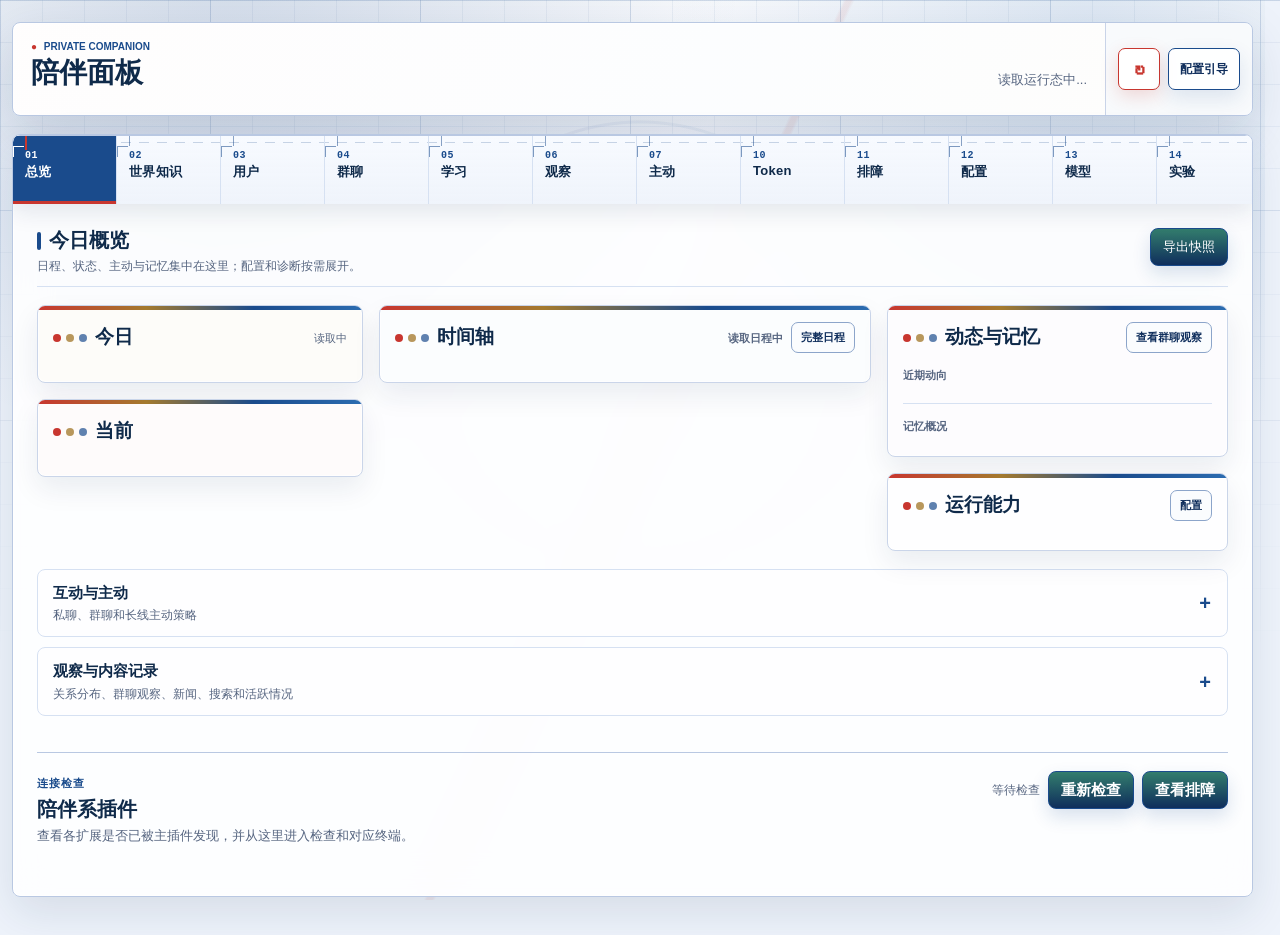
<file: plugins/astrbot_plugin_private_companion/pages/companion-panel/index.html>
<!doctype html>
<html lang="zh-CN">
<head>
  <meta charset="UTF-8" />
  <meta name="viewport" content="width=device-width, initial-scale=1.0" />
  <title>陪伴面板</title>
  <style id="panel-asset-guard">
    html:not(.pc-assets-ready) body > :not(.asset-load-fallback) {
      display: none !important;
    }

    .asset-load-fallback {
      min-height: 100vh;
      box-sizing: border-box;
      display: grid;
      place-items: center;
      padding: 24px;
      background: #f4f6f8;
      color: #172033;
      font-family: "Segoe UI", "Microsoft YaHei UI", "Microsoft YaHei", sans-serif;
    }

    .asset-load-fallback__content {
      width: min(100%, 440px);
      box-sizing: border-box;
      border: 1px solid #d8dee8;
      border-radius: 8px;
      padding: 22px;
      background: #fff;
      box-shadow: 0 12px 32px rgba(23, 32, 51, 0.08);
    }

    .asset-load-fallback__state {
      width: 28px;
      height: 4px;
      margin-bottom: 18px;
      border-radius: 2px;
      background: #1a5fb4;
      animation: panel-loading-pulse 1.2s ease-in-out infinite alternate;
    }

    .asset-load-fallback h1 {
      margin: 0;
      font-size: 20px;
      line-height: 1.35;
      letter-spacing: 0;
    }

    .asset-load-fallback p {
      margin: 9px 0 0;
      color: #5b6474;
      font-size: 14px;
      line-height: 1.65;
    }

    .asset-load-fallback__stalled,
    .asset-load-fallback button {
      display: none;
    }

    html.pc-assets-stalled .asset-load-fallback__pending {
      display: none;
    }

    html.pc-assets-stalled .asset-load-fallback__stalled {
      display: inline;
    }

    html.pc-assets-stalled .asset-load-fallback__state {
      background: #b5473c;
      animation: none;
    }

    html.pc-assets-stalled .asset-load-fallback button {
      min-height: 40px;
      display: inline-flex;
      align-items: center;
      gap: 7px;
      margin-top: 18px;
      border: 1px solid #1a5fb4;
      border-radius: 6px;
      padding: 0 14px;
      background: #1a5fb4;
      color: #fff;
      font: inherit;
      font-weight: 700;
      cursor: pointer;
    }

    html.pc-assets-ready .asset-load-fallback {
      display: none;
    }

    @keyframes panel-loading-pulse {
      from { opacity: 0.42; transform: scaleX(0.6); transform-origin: left; }
      to { opacity: 1; transform: scaleX(1); transform-origin: left; }
    }
  </style>
  <link rel="stylesheet" href="./app.css?v=20260809-external-ability-controls-v3&amp;build=20260810-reference-upload-v1&amp;touch=reality-redesign-rt2-v4&amp;migration-notice=v2&amp;component-order=v1&amp;layout=model-routing-v2&amp;directory-nav=v2&amp;terminal=plugin-check-v1&amp;diagnostic-layout=v2&amp;release=6.4.4f" />
  <!-- Keep the structured roleplay form readable while a WebUI asset is being refreshed. -->
  <style id="roleplay-layout-fallback">
    .roleplay-form,
    .persona-standard-grid,
    .blueprint-standard-grid,
    .user-standard-grid,
    .roleplay-appearance-group {
      min-width: 0;
    }

    .roleplay-form {
      display: grid;
      grid-template-columns: minmax(0, 1fr);
      gap: 16px;
    }

    .roleplay-studio[data-roleplay-mode="standard"] .roleplay-freeform,
    .roleplay-studio[data-roleplay-mode="freeform"] .roleplay-standard {
      display: none;
    }

    .persona-standard-grid,
    .blueprint-standard-grid,
    .user-standard-grid {
      display: grid;
      grid-template-columns: repeat(2, minmax(0, 1fr));
      gap: 12px;
    }

    .roleplay-appearance-group {
      display: grid;
      grid-column: 1 / -1;
      grid-template-columns: repeat(2, minmax(0, 1fr));
      gap: 12px;
    }

    .persona-standard-grid > label,
    .blueprint-standard-grid > label,
    .user-standard-grid > label,
    .roleplay-appearance-group > label {
      display: grid;
      min-width: 0;
      gap: 7px;
    }

    .persona-standard-grid textarea,
    .blueprint-standard-grid textarea,
    .user-standard-grid textarea,
    .roleplay-appearance-group textarea {
      display: block;
      width: 100%;
      min-width: 0;
      box-sizing: border-box;
    }

    @media (max-width: 760px) {
      .persona-standard-grid,
      .blueprint-standard-grid,
      .user-standard-grid,
      .roleplay-appearance-group {
        grid-template-columns: 1fr;
      }
    }
  </style>
  <link rel="stylesheet" href="./css/header-tools.css?v=20260713-font-options" />
  <link rel="stylesheet" href="./css/qzone-mobile.css?v=20260711-qzone-image-preview" />
  <link rel="stylesheet" href="./css/polish.css?v=20260810-responsive-containment-v1&amp;world=20260811-responsive-v2&amp;config=multi-persona-summary-v2&amp;mobile=20260829-overflow-v1" />
  <script>
    (function () {
      try {
        var theme = localStorage.getItem("pc_theme") || "classic";
        var font = localStorage.getItem("pc_font") || "original";
        var allowedThemes = ["classic", "warm", "forest", "sakura", "ocean", "lavender", "ink", "sunset"];
        if (allowedThemes.indexOf(theme) === -1) theme = "classic";
        var allowedFonts = ["original", "yahei", "dengxian", "source_han", "simsun", "kaiti", "fangsong", "cheng"];
        if (allowedFonts.indexOf(font) === -1) font = "original";
        document.documentElement.dataset.theme = theme;
        document.documentElement.dataset.pageFont = font;
      } catch (e) {}
    })();
  </script>
  <script>
    (function () {
      var root = document.documentElement;
      var stalledTimer = 0;

      function panelAssetsReady() {
        var cssReady = "";
        try {
          cssReady = getComputedStyle(root).getPropertyValue("--pc-panel-css-ready").trim();
        } catch (error) {}
        if (cssReady !== "1" || root.dataset.pcAppLoaded !== "1") return false;
        root.classList.remove("pc-assets-stalled");
        root.classList.add("pc-assets-ready");
        if (stalledTimer) window.clearTimeout(stalledTimer);
        return true;
      }

      window.addEventListener("pc-panel-app-ready", panelAssetsReady);
      window.addEventListener("load", panelAssetsReady);
      document.addEventListener("DOMContentLoaded", function () {
        var retryButton = document.getElementById("panelAssetRetryBtn");
        if (retryButton) retryButton.addEventListener("click", function () { window.location.reload(); });
        panelAssetsReady();
      });
      stalledTimer = window.setTimeout(function () {
        if (!panelAssetsReady()) root.classList.add("pc-assets-stalled");
      }, 5000);
    })();
  </script>
</head>
<body>
  <section class="asset-load-fallback" role="status" aria-live="polite">
    <div class="asset-load-fallback__content">
      <div class="asset-load-fallback__state" aria-hidden="true"></div>
      <h1>
        <span class="asset-load-fallback__pending">正在加载陪伴面板</span>
        <span class="asset-load-fallback__stalled">页面资源未加载</span>
      </h1>
      <p class="asset-load-fallback__pending">正在准备配置与运行状态，请稍候。</p>
      <p class="asset-load-fallback__stalled">页面链接或静态资源凭证可能已过期。请重新加载；若仍未恢复，请关闭后重新打开拓展页。</p>
      <button id="panelAssetRetryBtn" type="button"><span aria-hidden="true">↻</span><span>重新加载</span></button>
    </div>
  </section>
  <main class="shell">
    <section class="folio">
      <div class="folio-meta">
        <div class="folio-heading">
          <div>
            <div class="folio-eyebrow"><b>●</b> PRIVATE COMPANION</div>
            <h1 class="folio-title">陪伴面板</h1>
          </div>
          <div class="folio-persona-context">
            <label id="pagePersonaSelector" class="page-persona-selector" for="pagePersonaSelect" hidden>
              <span>界面人格</span>
              <select id="pagePersonaSelect" aria-label="切换当前界面显示的人格"></select>
            </label>
            <p id="subtitle">读取运行态中...</p>
          </div>
        </div>
        <div class="folio-stats" id="stats"></div>
      </div>

      <div class="folio-plate" aria-label="今日穿搭">
        <img id="dailyOutfitLogo" class="daily-outfit-logo" alt="" />
      </div>

      <div class="folio-tools">
        <button id="refreshBtn" class="seal" title="刷新" aria-label="刷新">
          <span class="seal-mark">↻</span>
          <small>REFRESH</small>
        </button>
        <button id="setupGuideStartBtn" class="setup-guide-entry" type="button" data-setup-guide-open>配置引导</button>
      </div>
    </section>

    <section class="layout">
      <nav class="annotations" aria-label="视图">
        <div class="annot-axis" aria-hidden="true"></div>
        <button class="tab is-active" data-tab="dashboard"><i>01</i><span>总览</span></button>
        <button class="tab" data-tab="roleplay"><i>02</i><span>世界知识</span></button>
        <button class="tab" data-tab="private"><i>03</i><span>用户</span></button>
        <button class="tab" data-tab="group"><i>04</i><span>群聊</span></button>
        <button class="tab" data-tab="learning"><i>05</i><span>学习</span></button>
        <button class="tab" data-tab="memory"><i>06</i><span>观察</span></button>
        <button class="tab" data-tab="proactive"><i>07</i><span>主动</span></button>
        <button class="tab" data-tab="creative" hidden><i>08</i><span>创作</span></button>
        <button class="tab" data-tab="image" hidden><i>09</i><span>生图</span></button>
        <button class="tab" data-tab="tokens"><i>10</i><span>Token</span></button>
        <button class="tab" data-tab="troubleshooting"><i>11</i><span>排障</span></button>
        <button class="tab" data-tab="config"><i>12</i><span>配置</span></button>
        <button class="tab" data-tab="models"><i>13</i><span>模型</span></button>
        <button class="tab" data-tab="experimental"><i>14</i><span>实验</span></button>
        <button class="tab" data-tab="reality" hidden><i>15</i><span>现实触及</span></button>
      </nav>

      <section class="panel dashboard-overview is-active" id="panel-dashboard">
        <div class="section-head dashboard-overview-head">
          <div>
            <h2>今日概览</h2>
            <p class="section-desc">日程、状态、主动与记忆集中在这里；配置和诊断按需展开。</p>
          </div>
          <div class="actions compact">
            <button id="exportSnapshotBtn" type="button">导出快照</button>
          </div>
        </div>
        <section class="dashboard-life-desk" aria-label="今日生活工作台">
          <aside class="dashboard-life-column dashboard-life-column-left">
            <article class="life-desk-card life-desk-today">
              <div class="life-desk-card-head">
                <div><span class="life-desk-dot"></span><h3>今日</h3></div>
                <small id="dashboardLifeDate">读取中</small>
              </div>
              <div id="dashboardTodayFacts" class="life-fact-grid"></div>
            </article>
            <article class="life-desk-card life-desk-current">
              <div class="life-desk-card-head">
                <div><span class="life-desk-dot"></span><h3>当前</h3></div>
              </div>
              <div id="dashboardCurrentState" class="life-current-state"></div>
            </article>
          </aside>

          <section class="dashboard-life-column dashboard-life-column-main">
            <article class="life-desk-card life-desk-timeline">
              <div class="life-desk-card-head">
                <div><span class="life-desk-dot"></span><h3>时间轴</h3></div>
                <div class="life-timeline-head-actions">
                  <small id="dashboardTimelineMeta">读取日程中</small>
                  <button type="button" class="life-desk-link" data-jump-tab="memory">完整日程</button>
                </div>
              </div>
              <ol id="dashboardTimelinePreview" class="life-timeline-preview"></ol>
            </article>
          </section>

          <aside class="dashboard-life-column dashboard-life-column-right">
            <article class="life-desk-card life-desk-memory">
              <div class="life-desk-card-head">
                <div><span class="life-desk-dot"></span><h3>动态与记忆</h3></div>
                <button type="button" class="life-desk-link" data-jump-tab="group">查看群聊观察</button>
              </div>
              <section class="life-side-section">
                <h4>近期动向</h4>
                <div id="dashboardPulse" class="dashboard-pulse life-side-pulse"></div>
              </section>
              <section class="life-side-section">
                <h4>记忆概况</h4>
                <div id="dashboardMemoryDrawer" class="life-memory-drawer"></div>
              </section>
            </article>
            <article class="life-desk-card life-desk-capabilities">
              <div class="life-desk-card-head">
                <div><span class="life-desk-dot"></span><h3>运行能力</h3></div>
                <button type="button" class="life-desk-link" data-jump-tab="config">配置</button>
              </div>
              <div id="dashboardCapabilitySummary" class="life-capability-list"></div>
            </article>
          </aside>
        </section>
        <section class="dashboard-secondary" aria-label="更多运行信息">
          <details class="dashboard-disclosure">
            <summary>
              <span><b>互动与主动</b><small>私聊、群聊和长线主动策略</small></span>
            </summary>
            <div class="dashboard-grid dashboard-workspace dashboard-strategy-workspace">
              <article class="dashboard-strategy-card dashboard-private-strategy">
                <h2>私聊策略</h2>
                <div id="privateConfig"></div>
              </article>
              <article class="dashboard-strategy-card dashboard-group-strategy">
                <h2>群聊策略</h2>
                <div id="groupConfig"></div>
              </article>
              <article class="dashboard-strategy-card dashboard-long-strategy">
                <h2>长线主动</h2>
                <div id="longTermConfig"></div>
              </article>
            </div>
          </details>

          <details class="dashboard-disclosure">
            <summary>
              <span><b>观察与内容记录</b><small>关系分布、群聊观察、新闻、搜索和活跃情况</small></span>
            </summary>
            <div class="dashboard-grid dashboard-workspace dashboard-observation-workspace">
              <article class="dashboard-chart-card dashboard-relationship-chart">
                <h2>私聊关系分布</h2>
                <div id="relationshipChart" class="chart-box"></div>
              </article>
              <article class="dashboard-chart-card dashboard-group-chart">
                <h2>群聊观测分布</h2>
                <div id="groupBubbleChart" class="chart-box"></div>
              </article>
              <article class="dashboard-insight-card" id="dashboardNewsCard">
                <h2>今日新闻见闻</h2>
                <div id="newsInsightPanel" class="insight-panel"></div>
              </article>
              <article class="dashboard-insight-card" id="dashboardWebExplorationCard">
                <h2>主动搜索记录</h2>
                <div id="webExplorationPanel" class="insight-panel"></div>
              </article>
              <article class="dashboard-activity-card">
                <h2>最近活跃热力</h2>
                <div id="activityHeatmap" class="heatmap"></div>
              </article>
            </div>
          </details>
        </section>
        <section class="dashboard-companion-terminal" aria-labelledby="dashboardCompanionTerminalTitle">
          <header class="dashboard-companion-terminal-head">
            <div>
              <span class="dashboard-kicker">连接检查</span>
              <h2 id="dashboardCompanionTerminalTitle">陪伴系插件</h2>
              <p>查看各扩展是否已被主插件发现，并从这里进入检查和对应终端。</p>
            </div>
            <div class="actions compact dashboard-companion-terminal-actions">
              <span id="dashboardCompanionTerminalUpdated" class="dashboard-companion-terminal-updated">等待检查</span>
              <button type="button" id="dashboardCompanionTerminalRefresh" class="secondary-button">重新检查</button>
              <button type="button" class="ghost-button" data-jump-tab="troubleshooting">查看排障</button>
            </div>
          </header>
          <div id="dashboardCompanionTerminalSummary" class="dashboard-companion-terminal-summary" aria-live="polite"></div>
          <div id="dashboardCompanionTerminalList" class="dashboard-companion-terminal-list"></div>
        </section>
      </section>

      <section class="panel" id="panel-roleplay">
        <div class="section-head">
          <div>
            <h2>世界知识</h2>
            <span class="muted">整理角色和世界背景，作为陪伴行为的稳定参考。</span>
          </div>
          <div class="world-page-actions">
            <span class="world-save-state" id="worldSaveState">已同步</span>
            <button type="button" class="ghost-button" id="worldPreviewToggle" aria-expanded="false">预览</button>
            <button type="submit" form="roleplayProfileForm" class="primary-button">保存</button>
          </div>
        </div>
        <div class="world-knowledge-brief" aria-label="人格与世界知识区别">
          <section>
            <b>主回复人格</b>
            <span>AstrBot 当前人格或插件指定人格，决定 Bot 在私聊和群聊里“是谁、怎么说话”。</span>
          </section>
          <section>
            <b>世界知识</b>
            <span>本页资料只作为日程、状态、主动动机、日记、识图、生图和世界观转写的背景补充。</span>
          </section>
          <section>
            <b>群聊边界</b>
            <span>这里不会直接覆盖群聊人格；只有相关功能注入背景时才会被当作线索参考。</span>
          </section>
        </div>
        <details class="persona-import-panel">
          <summary tabindex="0">
            <span class="persona-import-heading">
              <b>快速从已有人格导入</b>
              <span>读取 AstrBot 当前人格，生成可检查、可编辑的世界知识草稿。</span>
            </span>
            <span class="persona-import-source">
              <small>当前来源</small>
              <strong id="currentPersonaDisplay" aria-live="polite">读取中...</strong>
            </span>
            <span class="persona-import-chevron" aria-hidden="true"></span>
          </summary>
          <div class="persona-import-body">
            <p class="persona-import-note">人格来源只读；需要切换时，请在 AstrBot 插件配置的“插件指定人格 ID”中选择，留空则继承 AstrBot 当前默认人格。</p>
            <div class="persona-draft-actions">
              <fieldset class="persona-draft-scope">
                <legend>选择导入内容</legend>
                <div class="persona-draft-scope-options">
                  <label>
                    <input type="checkbox" data-roleplay-draft-scope="persona" checked />
                    <span><b>角色资料</b><small>身份、外观与性格</small></span>
                  </label>
                  <label>
                    <input type="checkbox" data-roleplay-draft-scope="world" />
                    <span><b>世界观资料</b><small>背景、规则与场景</small></span>
                  </label>
                  <label>
                    <input type="checkbox" data-roleplay-draft-scope="user" />
                    <span><b>用户与关系</b><small>称呼、关系与互动</small></span>
                  </label>
                </div>
              </fieldset>
              <div class="persona-draft-submit">
                <button type="button" id="generateRoleplayDraftBtn">生成导入草稿</button>
                <p>仅提取人格中明确写出的信息。生成后先预览，再决定是否填入；不会自动保存或修改 AstrBot 人格。</p>
              </div>
            </div>
            <div id="roleplayPersonaDraftPanel" class="persona-draft-panel" hidden></div>
          </div>
        </details>
        <article class="roleplay-studio module-card world-workspace" data-roleplay-mode="standard">
          <aside class="world-outline" aria-label="世界知识章节">
            <span class="world-outline-label">知识目录</span>
            <button type="button" class="world-outline-item is-active" data-world-section="persona"><span>01</span>角色设定</button>
            <button type="button" class="world-outline-item" data-world-section="world"><span>02</span>世界设定</button>
            <button type="button" class="world-outline-item" data-world-section="sources"><span>03</span>引用资料</button>
            <button type="button" class="world-outline-item" data-world-section="advanced"><span>04</span>关系资料</button>
          </aside>
          <div class="module-card-head">
            <div>
              <h2>世界知识工作台</h2>
              <span class="section-desc">把角色资料、世界观和用户关系整理成插件可引用的背景材料；不会覆盖 AstrBot 主人格。</span>
            </div>
            <span class="module-badge">知识</span>
          </div>
          <div class="roleplay-mode-switch" role="group" aria-label="设定填写模式">
            <button type="button" data-roleplay-mode="freeform">旧版文案</button>
            <button type="button" class="is-active" data-roleplay-mode="standard">标准化填写</button>
          </div>
          <form id="roleplayProfileForm" class="roleplay-form world-editor">
            <section class="persona-card is-active" data-world-panel="persona">
              <div class="persona-card-head">
                <span class="persona-avatar" aria-hidden="true">设</span>
                <div>
                  <h3>角色资料</h3>
                  <p>外观、身份、日常习惯和关键细节；供日程、状态、识图、生图和主动行为参考，不是聊天人格全文。</p>
                </div>
                <div class="roleplay-example-presets" aria-label="角色预设">
                  <span>角色预设</span>
                  <button type="button" class="roleplay-example-btn" data-roleplay-example="persona">中性</button>
                  <button type="button" class="roleplay-example-btn" data-roleplay-example="persona_male">男性</button>
                  <button type="button" class="roleplay-example-btn" data-roleplay-example="persona_female">女性</button>
                  <button type="button" class="roleplay-example-btn" data-roleplay-example="persona_nonhuman">非人/拟人</button>
                </div>
              </div>
              <input name="bot_name" type="hidden" />
              <input name="default_style" type="hidden" />
              <input name="roleplay_knowledge_source_ids" type="hidden" />
              <label class="roleplay-textarea roleplay-freeform">角色资料补充
                <textarea name="schedule_persona_prompt" rows="10" placeholder="姓名：
种族：
生日：
性别：
识别点：
发型发色：
瞳色：
服饰风格：
职业/身份：
性格描述：
核心欲望/目标：
爱好：
禁忌：
关键设定：
其他补充信息："></textarea>
              </label>
              <div class="roleplay-standard persona-standard-grid">
                <fieldset class="roleplay-field-group roleplay-identity-group">
                  <legend>基础身份</legend>
                  <label>姓名 <textarea data-roleplay-persona-part="name" rows="2"></textarea></label>
                  <label>种族 <textarea data-roleplay-persona-part="species" rows="2"></textarea></label>
                  <label>生日 <textarea data-roleplay-persona-part="age" rows="2"></textarea></label>
                  <label>性别 <textarea data-roleplay-persona-part="gender" rows="2"></textarea></label>
                </fieldset>
                <div class="roleplay-appearance-group">
                  <h4>外貌信息</h4>
                  <label>识别点 <textarea data-roleplay-persona-part="appearance" rows="2"></textarea></label>
                  <label>发型发色 <textarea data-roleplay-persona-part="hair" rows="2"></textarea></label>
                  <label>瞳色 <textarea data-roleplay-persona-part="eyes" rows="2"></textarea></label>
                  <label>服饰风格 <textarea data-roleplay-persona-part="clothing" rows="2"></textarea></label>
                </div>
                <fieldset class="roleplay-field-group roleplay-character-group">
                  <legend>性格与生活</legend>
                  <label>职业/身份 <textarea data-roleplay-persona-part="identity" rows="2"></textarea></label>
                  <label>性格描述 <textarea data-roleplay-persona-part="personality" rows="2"></textarea></label>
                  <label>核心欲望/目标 <textarea data-roleplay-persona-part="desire" rows="2"></textarea></label>
                  <label>爱好 <textarea data-roleplay-persona-part="hobbies" rows="2"></textarea></label>
                  <label class="wide-field">禁忌 <textarea data-roleplay-persona-part="taboo" rows="2"></textarea></label>
                </fieldset>
                <details class="roleplay-deep-setting">
                  <summary><span><b>深入设定（可选）</b><small>关键背景和无法归入上方字段的补充。</small></span></summary>
                  <div class="roleplay-deep-setting-grid">
                    <label>关键设定 <textarea data-roleplay-persona-part="key_lore" rows="3"></textarea></label>
                    <label>其他补充信息 <textarea data-roleplay-persona-part="extra" rows="3"></textarea></label>
                  </div>
                </details>
              </div>
              <details class="roleplay-visual-identity-extra">
                <summary>
                  <span><b>特殊图像身份线索（可选）</b><small>只补充上方外貌字段无法表达的识别信息。</small></span>
                </summary>
                <label class="roleplay-textarea">头像、截图与二创识别线索
                  <textarea name="private_image_self_recognition_hint" rows="4" placeholder="例如：常用头像的构图或标志；聊天截图中使用的昵称；OC / 二创形象的别名；表情包固定签名或水印。
不要重复填写发色、瞳色、服装等上方已有外貌信息，也不要填写用户资料。"></textarea>
                </label>
              </details>
            </section>

            <section class="world-blueprint is-hidden" data-world-panel="world">
              <div class="blueprint-head">
                <div>
                  <span>世界蓝图</span>
                  <h3>世界观蓝图</h3>
                </div>
                <button type="button" class="roleplay-example-btn" data-roleplay-example="world">填入示例</button>
                <label>适配模式
                  <select name="worldview_adaptation_mode">
                    <option value="auto">自动</option>
                    <option value="modern">现代日常</option>
                    <option value="fantasy">幻想世界</option>
                    <option value="sci_fi">科幻世界</option>
                    <option value="custom">自定义</option>
                    <option value="off">关闭</option>
                  </select>
                </label>
              </div>
              <div class="blueprint-grid">
                <label class="roleplay-textarea roleplay-freeform">世界观/生活背景
                  <textarea name="schedule_worldview_prompt" rows="8" placeholder="所处世界：
时代背景：
基本法则/基调：
特殊规则：
主要活动场景：
世界观关系网：
其他补充信息："></textarea>
                </label>
                <label class="roleplay-textarea roleplay-freeform">世界观翻译提示
                  <textarea name="worldview_adaptation_prompt" rows="8" placeholder="可选。只有需要把现实平台换成世界观称呼时再填，例如：
群聊 = 公会闲谈
识屏 = 水晶映像
B站 = 影像记录
QQ空间 = 公开札记
资料柜 = 行囊书匣"></textarea>
                </label>
                <div class="roleplay-standard blueprint-standard-grid">
                  <fieldset class="roleplay-field-group roleplay-world-foundation-group">
                    <legend>世界基础</legend>
                    <label>所处世界 <textarea data-roleplay-world-part="world" rows="2"></textarea></label>
                    <label>时代背景 <textarea data-roleplay-world-part="era" rows="2"></textarea></label>
                    <label>基本法则/基调 <textarea data-roleplay-world-part="tone" rows="2"></textarea></label>
                    <label>特殊规则 <textarea data-roleplay-world-part="rules" rows="2"></textarea></label>
                  </fieldset>
                  <details class="roleplay-deep-setting">
                    <summary><span><b>场景与关系（按需补充）</b><small>只有设定涉及固定场景、阵营或人物网络时才需要填写。</small></span></summary>
                    <div class="roleplay-deep-setting-grid">
                      <label>主要活动场景 <textarea data-roleplay-world-part="scenes" rows="3"></textarea></label>
                      <label>世界观关系网 <textarea data-roleplay-world-part="network" rows="3"></textarea></label>
                      <label class="wide-field">其他补充信息 <textarea data-roleplay-world-part="extra" rows="3"></textarea></label>
                    </div>
                  </details>
                </div>
                <details class="roleplay-standard translation-collapsible">
                  <summary class="translation-summary">
                    <div class="translation-summary-text">
                      <b>平台称呼转写（可选）</b>
                      <span>只有角色世界观需要把"群聊、识屏、B站、QQ空间、资料柜"换成设定内说法时再填；普通现代日常可以全部留空。</span>
                    </div>
                  </summary>
                  <div class="roleplay-standard translation-standard-grid">
                    <label>群聊（可选） <input data-roleplay-translation-part="群聊" placeholder="可留空，例如 公会闲谈" /></label>
                    <label>识屏（可选） <input data-roleplay-translation-part="识屏" placeholder="可留空，例如 水晶映像" /></label>
                    <label>B站（可选） <input data-roleplay-translation-part="B站" placeholder="可留空，例如 影像记录" /></label>
                    <label>QQ空间（可选） <input data-roleplay-translation-part="QQ空间" placeholder="可留空，例如 公开札记" /></label>
                    <label>资料柜（可选） <input data-roleplay-translation-part="资料柜" placeholder="可留空，例如 行囊书匣" /></label>
                  </div>
                </details>
              </div>
            </section>

            <section class="roleplay-knowledge-panel world-source-section is-hidden" data-world-panel="sources">
                <div class="roleplay-knowledge-head">
                  <div>
                    <h4>AstrBot 知识库参考</h4>
                    <p>选择已有知识库或文档，给日程模拟和世界观适配提供背景。</p>
                  </div>
                  <span id="roleplayKnowledgeCount" class="module-badge">0</span>
                </div>
                <div id="roleplayKnowledgeSources" class="roleplay-knowledge-list"></div>
            </section>

            <section class="roleplay-user-card is-hidden" data-world-panel="advanced">
              <div>
                <h3>用户与关系资料</h3>
                <p>稳定称呼、关系和相处方式；用于理解这位用户，不会覆盖群聊里其他人的身份。</p>
              </div>
              <button type="button" class="roleplay-example-btn" data-roleplay-example="user">填入示例</button>
              <div class="roleplay-user-fields">
                <label>对用户的称呼 <input name="default_nickname" /></label>
              </div>
              <label class="roleplay-textarea roleplay-freeform">用户与关系补充
                <textarea name="roleplay_user_profile_prompt" rows="5" placeholder="对用户的称呼：
用户性别：
用户生日：
用户职业：
是角色的XX：
与角色的相处方式：
其他补充信息："></textarea>
              </label>
              <div class="roleplay-standard user-standard-grid">
                <label>性别 <textarea data-roleplay-user-part="user_gender" rows="2"></textarea></label>
                <label>生日 <textarea data-roleplay-user-part="user_age" rows="2"></textarea></label>
                <label>职业 <textarea data-roleplay-user-part="user_occupation" rows="2"></textarea></label>
                <label>是角色的XX <textarea data-roleplay-user-part="role_relation" rows="2"></textarea></label>
                <label>与角色的相处方式 <textarea data-roleplay-user-part="interaction" rows="2"></textarea></label>
                <label class="wide-field">其他补充信息 <textarea data-roleplay-user-part="extra" rows="2"></textarea></label>
              </div>
            </section>

            <button type="submit" class="world-save-button">保存世界知识</button>
          </form>
          <aside class="world-preview" id="worldPreview" hidden>
            <div class="world-preview-head"><span>生效预览</span><button type="button" class="icon-button" id="worldPreviewClose" aria-label="关闭预览">×</button></div>
            <p class="muted">这里显示当前章节将提供给陪伴功能的背景摘要。</p>
            <div class="world-preview-content" id="worldPreviewContent">选择一个章节后查看摘要。</div>
          </aside>
        </article>
      </section>

      <section class="panel" id="panel-private">
        <div class="section-head">
          <div>
            <h2>用户档案</h2>
            <p class="section-desc">分别管理私聊用户与群聊成员；先看身份，再进入详情查看互动资料。</p>
          </div>
          <div class="user-page-actions">
            <label class="user-search-wrap"><span aria-hidden="true">⌕</span><input id="userFilter" type="search" placeholder="搜索名称、ID、别名" /></label>
            <button type="button" class="ghost-button" id="userFilterToggle">筛选</button>
          </div>
        </div>
        <div class="user-filter-panel" id="userFilterPanel" hidden>
          <label>状态 <select id="userStatusFilter"><option value="all">全部状态</option><option value="enabled">已启用</option><option value="disabled">已停用</option></select></label>
          <span class="muted">筛选只影响左侧目录，不会改变用户数据。</span>
        </div>
        <div class="user-workspace">
          <aside class="user-roster" aria-label="用户目录">
            <div class="user-roster-head"><div><span class="eyebrow">PEOPLE</span><h3>成员目录</h3></div><span id="userRosterCount" class="count-pill">0</span></div>
            <div class="user-directory-nav" role="tablist" aria-label="成员类型">
              <button type="button" role="tab" aria-selected="true" data-directory-scope="private">私聊</button>
              <button type="button" role="tab" aria-selected="false" data-directory-scope="group">群聊</button>
            </div>
            <div id="userRows" class="user-roster-list"></div>
            <div class="user-roster-footer">
              <button type="button" class="secondary-button" id="addUserOpen">＋ 新增用户</button>
              <button type="button" class="text-button" id="aliasManageOpen">管理身份归并</button>
            </div>
          </aside>
          <main class="user-detail-shell">
            <article class="detail" id="userDetail"></article>
          </main>
        </div>
        <dialog id="addUserDialog" class="pc-dialog">
          <form id="addUserForm" class="stack-form" method="dialog">
            <header><div><span class="eyebrow">NEW PERSON</span><h3>新增用户</h3><p>先建立身份，之后可以在详情中补充关系和陪伴策略。</p></div><button type="button" class="icon-button" data-dialog-close aria-label="关闭">×</button></header>
            <label>用户 ID <input name="user_id" placeholder="QQ 号或 openid" required /></label>
            <label>称呼 <input name="nickname" placeholder="可选" /></label>
            <footer><button type="button" class="secondary-button" data-dialog-close>取消</button><button type="submit" class="primary-button">新增用户</button></footer>
          </form>
        </dialog>
        <dialog id="aliasManageDialog" class="pc-dialog">
          <form id="privateAliasForm" class="stack-form" method="dialog">
            <header><div><span class="eyebrow">IDENTITY MAP</span><h3>身份归并</h3><p>将临时平台身份映射到同一个主用户。</p></div><button type="button" class="icon-button" data-dialog-close aria-label="关闭">×</button></header>
            <label>归并规则 <textarea name="private_user_aliases" rows="5" placeholder="临时ID=主用户ID&#10;机器人侧ID=主用户ID"></textarea></label>
            <footer><button type="button" class="secondary-button" data-dialog-close>取消</button><button type="submit" class="primary-button">保存归并规则</button></footer>
          </form>
        </dialog>
      </section>

      <section class="panel learning-page" id="panel-learning">
        <header class="learning-page-head">
          <div>
            <span class="learning-page-kicker">LEARNING · REVIEW · RELATION</span>
            <h2>学习工作台</h2>
            <p class="section-desc">集中管理技能成长、表达规则与社交关系；表达规则通过审核后才会参与回复。</p>
          </div>
          <span class="learning-page-status">审核后使用</span>
        </header>
        <nav id="learningSummary" class="learning-summary-board" role="tablist" aria-label="学习工作台导航"></nav>

        <section id="learningPanelSkills" class="learning-section" role="tabpanel" aria-labelledby="learningTabSkills" data-learning-section-panel="skills" hidden>
          <header class="learning-section-head">
            <div><span>能力成长</span><h3>技能学习</h3></div>
            <p>检视 Bot 已经掌握的能力、熟练度和成长状态。</p>
          </header>
          <article id="skillGrowthModule" class="learning-workspace-surface learning-growth-section" aria-label="技能成长管理">
            <details class="skill-manage-drawer">
              <summary>新增或管理技能</summary>
              <form id="skillAddForm" class="inline-form manage-form skill-add-form">
                <label>技能 <input name="name" maxlength="32" required /></label>
                <label>分类 <input name="category" maxlength="20" placeholder="能力" /></label>
                <label>等级
                  <select name="level">
                    <option value="1">还不太熟</option>
                    <option value="2">能慢慢试</option>
                    <option value="3">能自己做</option>
                    <option value="4">已经顺手</option>
                    <option value="5">很拿手</option>
                    <option value="6">有自己的办法</option>
                  </select>
                </label>
                <label>关键词 <input name="keywords" maxlength="160" placeholder="逗号分隔" /></label>
                <label>别名 <input name="aliases" maxlength="160" placeholder="同义叫法，逗号分隔" /></label>
                <button type="submit">新增技能</button>
              </form>
            </details>
            <div id="skillGrowthPanel" class="skill-growth-panel"></div>
          </article>
        </section>

        <section id="learningPanelExpressions" class="learning-section" role="tabpanel" aria-labelledby="learningTabExpressions" data-learning-section-panel="expressions">
          <header class="learning-section-head expression-learning-head">
            <div><span>说法与句法</span><h3>表达学习</h3></div>
            <div class="expression-view-tabs" role="tablist" aria-label="表达学习页面">
              <button id="expressionViewLibraryTab" type="button" role="tab" aria-selected="true" data-expression-view="library">表达库</button>
              <button id="expressionViewReviewTab" type="button" role="tab" aria-selected="false" tabindex="-1" data-expression-view="review">审核队列 <span id="expressionReviewCount">0</span></button>
            </div>
          </header>
          <section class="expression-view-panel" role="tabpanel" aria-labelledby="expressionViewLibraryTab" data-expression-view-panel="library">
            <section id="expressionScopeManager" class="expression-scope-manager" aria-label="表达方式学习范围"></section>
            <article id="expressionLibraryModule" class="learning-workspace-surface learning-expression-library-section" aria-label="统一表达学习库">
              <article id="expressionLibrary" class="expression-library-shell"></article>
            </article>
          </section>
          <section class="expression-view-panel" role="tabpanel" aria-labelledby="expressionViewReviewTab" data-expression-view-panel="review" hidden>
            <article id="expressionReviewWorkspace" class="expression-review-workspace" aria-label="表达规则审核工作区"></article>
          </section>

          <dialog id="expressionShareDialog" class="pc-dialog expression-transfer-dialog" aria-labelledby="expressionShareDialogTitle">
            <form class="stack-form" method="dialog" data-expression-share-form>
              <header>
                <div>
                  <span class="eyebrow">SHARE PACK</span>
                  <h3 id="expressionShareDialogTitle">分享表达规则</h3>
                  <p>导出的是可复用的抽象规则，不包含用户、群聊、原始消息、证据或反馈记录。</p>
                </div>
                <button type="button" class="icon-button" data-expression-share-close aria-label="关闭">×</button>
              </header>
              <fieldset class="expression-transfer-options">
                <legend>分享范围</legend>
                <label><input type="radio" name="expression_share_scope" value="current" checked /> 当前筛选结果</label>
                <label><input type="radio" name="expression_share_scope" value="all" /> 全部已启用表达</label>
              </fieldset>
              <div class="expression-transfer-summary" data-expression-share-summary role="status">准备生成分享包。</div>
              <label class="expression-transfer-title">文件标题 <input name="title" maxlength="80" placeholder="我的表达分享" /></label>
              <label class="expression-transfer-json">分享包 JSON <textarea data-expression-share-json rows="12" readonly placeholder="点击“生成分享包”后显示"></textarea></label>
              <footer>
                <button type="button" class="secondary-button" data-expression-share-close>取消</button>
                <button type="button" class="secondary-button" data-expression-share-copy disabled>复制 JSON</button>
                <button type="button" class="secondary-button" data-expression-share-download disabled>下载 JSON</button>
                <button type="submit" class="primary-button" data-expression-share-generate>生成分享包</button>
              </footer>
            </form>
          </dialog>

          <dialog id="expressionImportDialog" class="pc-dialog expression-transfer-dialog" aria-labelledby="expressionImportDialogTitle">
            <form class="stack-form" method="dialog" data-expression-import-form>
              <header>
                <div>
                  <span class="eyebrow">IMPORT PACK</span>
                  <h3 id="expressionImportDialogTitle">导入表达规则</h3>
                  <p>先选择分享文件和落点，再预览重复项；默认进入审核队列，确认后才会参与回复。</p>
                </div>
                <button type="button" class="icon-button" data-expression-import-close aria-label="关闭">×</button>
              </header>
              <div class="expression-transfer-input-grid">
                <label>选择 JSON 文件 <input type="file" accept="application/json,.json" data-expression-import-file /></label>
                <label>导入目标 <select data-expression-import-target><option value="">正在读取目标...</option></select></label>
              </div>
              <label class="expression-transfer-json">或粘贴分享包 JSON <textarea data-expression-import-json rows="10" placeholder="粘贴 private-companion-expression-pack 文件内容"></textarea></label>
              <fieldset class="expression-transfer-options">
                <legend>导入方式</legend>
                <label><input type="radio" name="expression_import_destination" value="pending" checked /> 进入审核队列 <small>推荐，审核后使用</small></label>
                <label><input type="radio" name="expression_import_destination" value="learned" /> 直接启用 <small>仅在你信任分享来源时使用</small></label>
              </fieldset>
              <div class="expression-import-preview" data-expression-import-preview role="status">选择目标并粘贴或选择文件后，点击“预览导入”。</div>
              <footer>
                <button type="button" class="secondary-button" data-expression-import-close>取消</button>
                <button type="button" class="secondary-button" data-expression-import-preview-action disabled>预览导入</button>
                <button type="submit" class="primary-button" data-expression-import-apply disabled>应用导入</button>
              </footer>
            </form>
          </dialog>
        </section>

        <dialog id="extensionMigrationNoticeDialog" class="pc-dialog extension-migration-dialog" aria-modal="true" aria-labelledby="extensionMigrationNoticeTitle">
          <form class="stack-form" method="dialog" data-extension-migration-form>
            <header>
              <div>
                <span class="eyebrow">6.2.2 UPDATE</span>
                <h3 id="extensionMigrationNoticeTitle">陪伴能力已改为按需扩展</h3>
                <p>这些插件是“我会永远陪着你”的可选能力模块。安装后仍在本陪伴面板统一操作，不再需要分别进入各插件页面。</p>
              </div>
              <button type="button" class="icon-button" data-extension-migration-close aria-label="关闭">×</button>
            </header>
            <ul class="extension-migration-list">
              <li>
                <div><strong>我会画给你看</strong><span>原生生图功能</span></div>
                <a href="https://github.com/menglimi/astrbot_plugin_image_companion" target="_blank" rel="noopener noreferrer">查看插件仓库 <span aria-hidden="true">↗</span></a>
              </li>
              <li>
                <div><strong>我会来到你身边</strong><span>摄像头、闹钟、设备联动，以及手机陪伴终端连接服务</span></div>
                <a href="https://github.com/menglimi/astrbot_plugin_reality_companion" target="_blank" rel="noopener noreferrer">查看插件仓库 <span aria-hidden="true">↗</span></a>
              </li>
              <li>
                <div><strong>我会替你留住故事</strong><span>原资料柜与 QQ 空间功能</span></div>
                <a href="https://github.com/menglimi/astrbot_plugin_content_companion" target="_blank" rel="noopener noreferrer">查看插件仓库 <span aria-hidden="true">↗</span></a>
              </li>
            </ul>
            <p class="extension-migration-footnote">创作与现实触及入口仅在检测到对应扩展时显示。旧配置和用户数据不会被删除，更新后请重启 AstrBot。</p>
            <footer>
              <fieldset class="extension-migration-reminder-choice" aria-label="后续提示方式">
                <legend>后续提示</legend>
                <label><input type="radio" name="extension_migration_reminder" value="remind" checked /> 继续提醒</label>
                <label><input type="radio" name="extension_migration_reminder" value="never" /> 不再提醒</label>
              </fieldset>
              <button type="button" class="secondary-button" data-extension-migration-close>稍后处理</button>
              <button type="submit" class="primary-button">知道了</button>
            </footer>
          </form>
        </dialog>

        <section id="learningPanelSocial" class="learning-section relationship-workspace" role="tabpanel" aria-labelledby="learningTabSocial" data-learning-section-panel="social" hidden data-retired-worldbook="true">
          <div class="section-head relationship-head learning-section-head">
            <div>
              <span class="relationship-kicker">IDENTITY · CONTEXT · BOUNDARY</span>
              <h3>社交关系网</h3>
              <p class="section-desc">用明确身份、别名与边界资料辅助群聊判断；待确认观察不会自动写入长期记忆。</p>
            </div>
            <div class="actions compact">
              <button id="worldbookImportBtn" type="button">同步资料</button>
              <button id="worldbookClearPendingBtn" type="button" class="danger-outline">清理待确认观察</button>
            </div>
          </div>

          <div id="worldbookSummary" class="worldbook-summary relationship-summary"></div>

          <div class="relationship-commandbar">
            <label class="relationship-search">
              <span>查找成员</span>
              <input id="worldbookMemberFilter" type="search" placeholder="QQ、B站身份、名称、别名或群名片" />
            </label>
            <span id="worldbookSourceFiles" class="relationship-source muted"></span>
          </div>

          <div class="relationship-workspace-grid">
            <article class="relationship-roster">
              <div class="relationship-section-head">
                <div><span>成员目录</span><h3>关系节点</h3></div>
                <span id="worldbookMemberCount" class="relationship-count muted"></span>
              </div>
              <details class="relationship-create">
                <summary>新增关系节点</summary>
                <form id="worldbookAddMemberForm" class="inline-form manage-form">
                  <label>身份键 <input name="user_id" placeholder="QQ 号或 bili:UID" required /></label>
                  <label>名称 <input name="name" placeholder="成员显示名" /></label>
                  <label>优先级 <input name="priority" type="number" value="120" /></label>
                  <button type="submit">新增节点</button>
                </form>
              </details>
              <div id="worldbookMembers" class="worldbook-members relationship-member-list"></div>
            </article>

            <aside class="relationship-sidebar">
              <article class="relationship-context-card">
                <div class="relationship-section-head compact"><div><span>群上下文</span><h3>群资料</h3></div></div>
                <form id="worldbookAddGroupForm" class="stack-form compact-manage-form">
                  <label>群号 <input name="group_id" placeholder="例如 987654321" required /></label>
                  <label>名称 <input name="name" placeholder="群资料名称" /></label>
                  <button type="submit">新增群资料</button>
                </form>
                <div id="worldbookGroups" class="worldbook-groups"></div>
              </article>

              <article class="relationship-import-card">
                <div class="relationship-section-head compact"><div><span>数据健康</span><h3>同步状态</h3></div></div>
                <dl id="worldbookImportState" class="relationship-import-state"></dl>
              </article>
            </aside>
          </div>
        </section>
      </section>

      <section class="panel" id="panel-group">
        <div class="group-page-head">
          <div>
            <h2>群聊观测</h2>
            <span class="muted">管理群聊观察、名单状态、话题线和插话反馈</span>
          </div>
          <input id="groupFilter" type="search" placeholder="筛选群 ID / 群名" />
        </div>
        <div class="group-add-card">
          <form id="addGroupForm" class="inline-form manage-form">
            <label>群 ID / UMO <input name="group_id" placeholder="群号、group_openid 或 GroupMessage UMO" required /></label>
            <label>群名称 <input name="group_name" placeholder="可选" maxlength="80" /></label>
            <label>名单 <select name="list_mode"><option value="whitelist">加入白名单并开始观察</option><option value="none">仅创建群资料（暂不观察）</option><option value="blacklist">加入黑名单</option></select></label>
            <button type="submit">新增群聊</button>
          </form>
        </div>
        <div class="group-workbench">
          <aside class="group-list-panel">
            <div class="group-list-head">
              <b>群列表</b>
              <span id="groupListCount" class="muted"></span>
            </div>
            <div id="groupRows" class="group-card-list"></div>
          </aside>
          <article class="detail group-detail-panel" id="groupDetail"></article>
        </div>
      </section>

      <section class="panel" id="panel-memory">
        <div class="section-head">
          <h2>生活观察</h2>
          <span class="muted">状态、梦境、日记碎片与当天生活线索</span>
        </div>
        <div class="life-hero">
          <article class="life-card energy">
            <span>心理能量</span>
            <b id="lifeEnergy">--</b>
            <div class="meter"><i id="lifeEnergyBar"></i></div>
          </article>
          <article class="life-card">
            <span>情绪</span>
            <b id="lifeMood">--</b>
            <small id="lifeNote">--</small>
          </article>
          <article class="life-card">
            <span>位置与天气</span>
            <b id="lifeLocation">--</b>
            <small id="lifeWeather">--</small>
          </article>
        </div>
        <div class="current-life-strip">
          <span>当前片段</span>
          <b id="lifeCurrentActivity">--</b>
          <small id="lifeCurrentSeed">--</small>
        </div>
        <div class="observation-grid">
          <article class="dream-card wide">
            <div class="dream-card-head">
              <div>
                <h2>梦境</h2>
                <span id="dreamMeta" class="muted">暂无梦境记录</span>
              </div>
              <b id="dreamAfterglow">--</b>
            </div>
            <p id="dreamContent">加载中...</p>
            <div id="dreamFactors" class="fragment-cloud"></div>
          </article>
          <article>
            <h2>当前扮演状态</h2>
            <div id="statePillBoard" class="state-pill-board"></div>
          </article>
          <article>
            <h2>今日状态原始值</h2>
            <dl id="dailyState"></dl>
          </article>
          <article class="wide">
            <h2>日记碎片</h2>
            <div id="diaryCards" class="diary-grid"></div>
          </article>
          <article class="wide">
            <h2>梦境碎片池</h2>
            <div id="dreamFragments" class="fragment-cloud"></div>
          </article>
          <article class="wide">
            <h2>日内状态变化</h2>
            <div id="dailyTimeline" class="timeline-list"></div>
          </article>
          <article class="wide skill-growth-shell">
            <details class="skill-growth-drawer">
              <summary>
                <span>个人目标</span>
                <small>明确记录阅读、学习、健康和生活目标</small>
              </summary>
              <details class="skill-manage-drawer">
                <summary>新增目标</summary>
                <form id="personalGoalAddForm" class="inline-form manage-form skill-add-form">
                  <label>目标 <input name="title" maxlength="60" required /></label>
                  <label>分类 <input name="category" maxlength="24" placeholder="阅读 / 健康 / 学习" /></label>
                  <label>当前进度 <input name="progress" type="number" min="0" max="100" value="0" /></label>
                  <label>每次推进 <input name="auto_step" type="number" min="1" max="50" value="10" /></label>
                  <label>下一步 <input name="next_step" maxlength="100" /></label>
                  <label>匹配词 <input name="keywords" maxlength="200" placeholder="逗号分隔，用于匹配已完成日程" /></label>
                  <label>备注 <input name="note" maxlength="160" /></label>
                  <button type="submit">新增目标</button>
                </form>
              </details>
              <div id="personalGoalPanel" class="skill-growth-panel"></div>
            </details>
          </article>
          <article class="wide">
            <h2>用户交互影响</h2>
            <div id="interactionImpact" class="impact-list"></div>
          </article>
          <article>
            <h2>私聊记忆构成</h2>
            <div id="memoryComposition" class="chart-box"></div>
          </article>
          <article>
            <h2>群聊黑话词云</h2>
            <div id="slangCloud" class="word-cloud"></div>
          </article>
          <article class="wide memory-raw">
            <h2>记忆插件协同</h2>
            <pre id="livingMemoryBox">加载中...</pre>
          </article>
        </div>
        <section class="observation-calendar" id="calendarWorkspace" aria-label="生活日历">
          <div class="section-head">
            <div>
              <h2>生活日历</h2>
              <span class="muted">把阶段、节律和具体安排放在同一张表里；记录是背景，不代表已经发生。</span>
            </div>
            <div class="actions compact calendar-toolbar">
              <button type="button" id="calendarPreviousMonth" aria-label="上个月">‹</button>
              <strong id="calendarMonthLabel">读取中</strong>
              <button type="button" id="calendarNextMonth" aria-label="下个月">›</button>
              <button type="button" id="calendarTodayButton">今天</button>
              <button type="button" class="primary-button" id="calendarNewRecordButton">新增记录</button>
            </div>
          </div>
          <div id="calendarError" class="empty small" hidden></div>
          <div class="calendar-layout">
            <article class="calendar-card calendar-today-card">
              <header><h3>今日快照</h3><small id="calendarTodayMeta">读取中</small></header>
              <div id="calendarTodayEvents" class="calendar-event-list"></div>
              <div id="calendarTodayConflicts" class="calendar-conflict-list"></div>
              <div id="calendarTimeline" class="calendar-timeline"></div>
            </article>
            <article class="calendar-card calendar-records-card">
              <header><h3>本月记录</h3><small id="calendarRecordsMeta">读取中</small></header>
              <div id="calendarRecords" class="calendar-record-list"></div>
            </article>
            <article class="calendar-card calendar-candidates-card">
              <header><h3>待确认候选</h3><small id="calendarCandidatesMeta">读取中</small></header>
              <div id="calendarCandidates" class="calendar-candidate-list"></div>
            </article>
          </div>
          <article class="calendar-card calendar-month-agenda-card">
            <header><h3>月历表</h3><small id="calendarMonthAgendaMeta">读取中</small></header>
            <div id="calendarMonthAgenda" class="calendar-month-agenda">
              <div class="calendar-month-grid" id="calendarMonthGrid"></div>
            </div>
          </article>
          <details class="calendar-editor" id="calendarEditor">
            <summary><span>新增 / 编辑日历记录</span><small>暑假、上学规则、补课或临时调整</small></summary>
            <form id="calendarRecordForm" class="calendar-form">
              <input type="hidden" name="calendar_id" />
              <label>类型
                <select name="kind">
                  <option value="period">长期区间</option>
                  <option value="event">单次事件</option>
                  <option value="recurrence">周期规则</option>
                  <option value="exception">例外调整</option>
                </select>
              </label>
              <label>标题 <input name="title" maxlength="120" required placeholder="例如：暑假 / 工作日上学" /></label>
              <label>开始日期 <input name="start_date" type="date" required /></label>
              <label>结束日期 <input name="end_date" type="date" /></label>
              <label>改期到 <input name="new_date" type="date" /><small>仅“改期”例外填写</small></label>
              <label>开始时间 <input name="start_time" type="time" /></label>
              <label>结束时间 <input name="end_time" type="time" /></label>
              <label>周期
                <select name="frequency">
                  <option value="weekly">每周</option>
                  <option value="daily">每天</option>
                  <option value="monthly">每月</option>
                  <option value="yearly">每年</option>
                </select>
              </label>
              <label>周几（周期规则） <input name="by_weekday" placeholder="周一,周二 或 0,1" /></label>
              <label>例外目标 ID <input name="target_id" maxlength="160" placeholder="取消 / 替换 / 改期时填写" /><small>新增例外可留空</small></label>
              <label>例外动作
                <select name="action">
                  <option value="replace">替换</option>
                  <option value="cancel">取消</option>
                  <option value="reschedule">改期</option>
                  <option value="add">新增</option>
                </select>
              </label>
              <div class="calendar-form-actions">
                <button type="submit" class="primary-button">保存记录</button>
                <button type="button" id="calendarCancelEditButton">清空</button>
              </div>
            </form>
          </details>
        </section>
      </section>

      <section class="panel" id="panel-proactive">
        <div class="section-head">
          <h2>今日主动候选</h2>
          <span class="muted">统一候选池、去重、配额与调度结果</span>
        </div>
        <div id="proactiveSummary" class="proactive-summary"></div>
        <div class="proactive-layout">
          <article>
            <h2>来源分布</h2>
            <div id="proactiveSourceChart" class="chart-box"></div>
          </article>
          <article>
            <h2>状态分布</h2>
            <div id="proactiveStatusChart" class="chart-box"></div>
          </article>
          <article class="wide">
            <h2>主动任务记录</h2>
            <div id="proactiveTaskList" class="proactive-tasks"></div>
          </article>
          <article class="wide proactive-records-card">
            <h2>候选记录</h2>
            <div id="proactiveCandidateFilters" class="proactive-filters"></div>
            <div id="proactiveCandidateList" class="proactive-candidates"></div>
          </article>
        </div>
      </section>

      <section class="panel" id="panel-creative" hidden>
        <div class="section-head">
          <div>
            <h2>创作</h2>
            <span class="muted">作品、资料柜与 QQ 空间统一由陪伴扩展提供</span>
          </div>
          <span id="creativeCompanionStatus" class="module-badge">正在检测扩展</span>
        </div>
        <div id="bookcaseHome" class="bookcase-home bookshelf-view" data-bookshelf-view="shelf">
          <div class="bookcase-hero">
            <article>
              <span>书架作品</span>
              <b id="bookshelfPublicCount">0</b>
              <small>Bot 自主推进的创作</small>
            </article>
            <article>
              <span>抽屉夹层</span>
              <b id="bookshelfSecretCount">0</b>
              <small>密码保护的私密内容</small>
            </article>
            <article>
              <span>日记本</span>
              <b id="bookshelfDiaryCount">0</b>
              <small>按日期归档的内心独白</small>
            </article>
            <article>
              <span>阅读</span>
              <b id="bookshelfArchiveCount">0</b>
              <small>资料归档记录</small>
            </article>
            <article>
              <span>备忘便签</span>
              <b id="bookshelfMemoCount">0</b>
              <small id="bookshelfMemoSummary">随手记下，到时提醒</small>
            </article>
          </div>
          <section class="memo-workspace" aria-labelledby="memoWorkspaceTitle">
            <header class="memo-workspace-head">
              <div>
                <span>MEMO BOARD</span>
                <h2 id="memoWorkspaceTitle">备忘便签</h2>
                <p id="memoWorkspaceMeta">暂无进行中便签</p>
              </div>
              <button id="memoCreateBtn" type="button" class="memo-primary-action">新建便签</button>
            </header>
            <div class="memo-toolbar" role="group" aria-label="便签筛选">
              <button type="button" data-memo-filter="active" class="is-active">进行中 <b id="memoActiveCount">0</b></button>
              <button type="button" data-memo-filter="all">全部 <b id="memoAllCount">0</b></button>
              <button type="button" data-memo-filter="completed">已完成 <b id="memoCompletedCount">0</b></button>
              <span id="memoDueHint" class="memo-due-hint"></span>
            </div>
            <form id="memoEditorForm" class="memo-editor" hidden>
              <div class="memo-editor-main">
                <label>标题 <input id="memoTitle" name="title" maxlength="60" placeholder="例如：提交材料" /></label>
                <label>内容 <textarea id="memoContent" name="content" maxlength="800" rows="4" placeholder="补充地点、清单或需要记住的细节"></textarea></label>
              </div>
              <div class="memo-editor-options">
                <label>到期时间 <input id="memoDueAt" name="due_at" type="datetime-local" /></label>
                <label>重复
                  <select id="memoRepeat" name="repeat">
                    <option value="none">不重复</option>
                    <option value="daily">每天</option>
                    <option value="weekly">每周</option>
                    <option value="monthly">每月</option>
                    <option value="yearly">每年</option>
                  </select>
                </label>
                <fieldset class="memo-color-field">
                  <legend>颜色</legend>
                  <label><input type="radio" name="color" value="yellow" checked><span class="yellow" title="暖黄"></span></label>
                  <label><input type="radio" name="color" value="blue"><span class="blue" title="浅蓝"></span></label>
                  <label><input type="radio" name="color" value="green"><span class="green" title="浅绿"></span></label>
                  <label><input type="radio" name="color" value="rose"><span class="rose" title="淡粉"></span></label>
                  <label><input type="radio" name="color" value="gray"><span class="gray" title="雾灰"></span></label>
                </fieldset>
                <label class="memo-check"><input id="memoPinned" name="pinned" type="checkbox" /> 置顶</label>
                <label class="memo-check"><input id="memoRemind" name="remind_enabled" type="checkbox" checked /> 到期提醒</label>
              </div>
              <div class="memo-editor-actions">
                <span id="memoEditorHint">新便签</span>
                <button id="memoCancelBtn" type="button">取消</button>
                <button type="submit" class="memo-primary-action">保存便签</button>
              </div>
            </form>
            <div id="memoNoteGrid" class="memo-note-grid"></div>
          </section>
          <div class="bookcase-layout">
            <article class="bookcase-shell">
              <div class="bookcase-top">
                <div>
                  <h2>上层书架</h2>
                  <p id="bookshelfIntro" class="section-desc"></p>
                </div>
                <div id="creativeSettings" class="creative-status-bar"></div>
              </div>
              <div id="bookshelfPublicBooks" class="book-category-list"></div>
            </article>
            <article class="drawer-cabinet">
              <div class="drawer-head">
                <div>
                  <h2>抽屉夹层</h2>
                  <p class="section-desc">日记与资料归档 · 需要密码解锁</p>
                </div>
                <span id="bookshelfLockState" class="module-badge">未解锁</span>
              </div>
              <form id="bookshelfUnlockForm" class="drawer-unlock">
                <input id="bookshelfPassword" type="password" placeholder="输入夹层密码" autocomplete="off" />
                <span id="bookshelfPasswordHint" class="drawer-password-hint"></span>
                <button type="submit">打开抽屉</button>
                <span id="bookshelfUnlockMessage" class="drawer-unlock-message" aria-live="polite"></span>
              </form>
              <div id="bookshelfSecretBooks" class="drawer-books"></div>
            </article>
          </div>
        </div>
        <div id="bookDetailPanel" class="book-detail-panel bookshelf-view" data-bookshelf-view="detail" hidden></div>
      </section>

      <section class="panel" id="panel-tokens">
        <div class="section-head">
          <h2>Token 消耗监控</h2>
          <div class="actions compact">
            <button id="resetTokenStatsBtn" class="danger-outline" type="button">清空统计</button>
          </div>
        </div>
        <div class="token-toolbar">
          <div class="token-source-switch" role="group" aria-label="Token 来源">
              <button type="button" data-token-source="companion" class="is-active">陪伴插件</button>
              <button type="button" data-token-source="memory">记忆插件</button>
              <button type="button" data-token-source="together" hidden>一起房间</button>
              <button type="button" data-token-source="main">LLM 主链</button>
          </div>
          <div class="token-view-switch" role="group" aria-label="Token 统计视图">
            <button type="button" data-token-view="today" class="is-active">今日</button>
            <button type="button" data-token-view="total">总计</button>
            <button type="button" data-token-view="date">按日期</button>
          </div>
          <label class="token-date-filter">
            <span>日期</span>
            <select id="tokenDateSelect"></select>
          </label>
        </div>
        <div class="token-summary" id="tokenSummary"></div>
        <div class="dashboard-grid token-grid">
          <article class="wide" id="tokenBalanceCard">
            <h2>账户余额</h2>
            <div id="tokenBalanceStatus" class="token-plugin-panel"></div>
          </article>
          <article>
            <h2 id="tokenProviderChartTitle">Provider 消耗排行</h2>
            <div id="tokenProviderChart" class="chart-box"></div>
          </article>
          <article>
            <h2 id="tokenTaskChartTitle">任务消耗排行</h2>
            <p id="tokenTaskChartHint" class="token-source-note" hidden></p>
            <div id="tokenTaskChart" class="chart-box"></div>
          </article>
          <article class="wide" id="tokenHourlyPanel">
            <h2>近 48 小时趋势</h2>
            <div id="tokenHourlyChart" class="token-bars"></div>
          </article>
          <article class="wide">
            <h2 id="tokenDailyChartTitle">每日统计</h2>
            <div id="tokenDailyChart" class="token-bars"></div>
          </article>
          <article class="wide">
            <h2 id="tokenDailyTableTitle">每日明细</h2>
            <div id="tokenDailyTable" class="table-wrap compact-table"></div>
          </article>
          <article class="wide" id="tokenProviderTableCard">
            <h2 id="tokenProviderTableTitle">Provider 明细</h2>
            <div id="tokenProviderTable" class="table-wrap compact-table"></div>
          </article>
          <article class="wide" id="tokenTaskTableCard">
            <h2 id="tokenTaskTableTitle">任务明细</h2>
            <div id="tokenTaskTable" class="table-wrap compact-table"></div>
          </article>
          <article class="wide" id="tokenRecentTableCard">
            <h2 id="tokenRecentTableTitle">最近调用</h2>
            <div id="tokenRecentTable" class="table-wrap compact-table"></div>
          </article>
          <article class="wide" id="tokenExternalSessionCard">
            <h2>AstrBot 主链会话</h2>
            <div id="tokenExternalSessionTable" class="table-wrap compact-table"></div>
          </article>
          <article class="wide" id="tokenExternalRecentCard">
            <h2>AstrBot 主链最近对话</h2>
            <div id="tokenExternalRecentTable" class="table-wrap compact-table"></div>
          </article>
          <article class="wide token-memory-plugin-card" id="tokenMemoryPluginSummaryCard">
            <h2>记忆插件消耗</h2>
            <div id="tokenMemoryPluginSummary" class="token-plugin-panel"></div>
          </article>
          <article class="wide" id="tokenMemoryPluginDetailCard">
            <h2>记忆插件任务 / Provider</h2>
            <div class="token-plugin-split">
              <div id="tokenMemoryPluginTaskTable" class="table-wrap compact-table"></div>
              <div id="tokenMemoryPluginProviderTable" class="table-wrap compact-table"></div>
            </div>
          </article>
          <article class="wide" id="tokenMemoryPluginRecentCard">
            <h2>记忆插件最近调用</h2>
            <div id="tokenMemoryPluginRecentTable" class="table-wrap compact-table"></div>
          </article>
        </div>
      </section>

      <section class="panel troubleshooting-command-center" id="panel-troubleshooting">
        <div class="subpage troubleshooting-page">
          <header class="diagnostic-masthead">
            <div>
              <span class="diagnostic-kicker">SYSTEM / SIGNAL / EVIDENCE</span>
              <h2>排障指挥台</h2>
              <p>先选择遇到的问题，再按对应链路查看检查、证据与测试结果。</p>
            </div>
            <div class="diagnostic-masthead-actions">
              <button id="refreshTroubleshootingBtn" type="button">执行检查</button>
              <span class="diagnostic-live-dot"><i></i> 运行态快照</span>
            </div>
          </header>

          <section class="diagnostic-problem-picker" aria-labelledby="troubleshootingProblemTitle">
            <div>
              <span>从问题开始</span>
              <h3 id="troubleshootingProblemTitle">你遇到了什么问题？</h3>
              <p>选择后只保留相关的检查、事件、链路测试与排查说明。</p>
            </div>
            <div id="troubleshootingCategories" class="diagnostic-category-list" role="tablist" aria-label="问题类型"></div>
          </section>

          <div id="troubleshootingSummary" class="troubleshooting-summary"></div>

          <section class="diagnostic-priority-zone">
            <div class="diagnostic-zone-head">
              <div>
                <span>优先队列</span>
                <h3 id="troubleshootingChecksTitle">需要处理的信号</h3>
              </div>
              <div class="troubleshooting-filter diagnostic-filter" role="group" aria-label="问题筛选">
                <button type="button" data-troubleshooting-filter="all" class="is-active">全部</button>
                <button type="button" data-troubleshooting-filter="error">错误</button>
                <button type="button" data-troubleshooting-filter="warn">警告</button>
                <button type="button" data-troubleshooting-filter="info">信息</button>
              </div>
            </div>
            <details id="troubleshootingSuppressedWarningManager" class="diagnostic-suppressed-manager" hidden>
              <summary>
                <span>已屏蔽的警告类型 <b id="troubleshootingSuppressedWarningCount">0</b></span>
                <small>不计入当前警告</small>
              </summary>
              <div id="troubleshootingSuppressedWarnings" class="diagnostic-suppressed-list"></div>
            </details>
            <div id="troubleshootingChecks" class="troubleshooting-checks diagnostic-checks"></div>
          </section>

          <div class="diagnostic-main-grid">
            <section class="diagnostic-live-lane">
              <div class="diagnostic-zone-head compact">
                <div><span>实时验证</span><h3 id="troubleshootingChainTitle">链路与运行状态</h3></div>
              </div>
              <div id="troubleshootingChainTests" class="troubleshooting-chain-tests"></div>
              <div id="troubleshootingRuntimeStack" class="diagnostic-runtime-stack">
                <article class="diagnostic-runtime-card">
                  <div class="diagnostic-card-head"><h3>统一身份与隔离</h3><span>REQ-041</span></div>
                  <div id="troubleshootingReq041" class="troubleshooting-sqlite"></div>
                </article>
                <article class="diagnostic-runtime-card">
                  <div class="diagnostic-card-head"><h3>SQLite 并发</h3><span>存储</span></div>
                  <div id="troubleshootingSqlite" class="troubleshooting-sqlite"></div>
                </article>
                <article class="diagnostic-runtime-card">
                  <div class="diagnostic-card-head"><h3>消息收口追踪</h3><span>防抖</span></div>
                  <div id="troubleshootingDebounceTrace" class="troubleshooting-debounce-trace"></div>
                </article>
              </div>
            </section>

            <aside class="diagnostic-event-lane">
              <div class="diagnostic-zone-head compact">
                <div><span>事件时间线</span><h3 id="troubleshootingEventsTitle">最近问题</h3></div>
              </div>
              <div id="troubleshootingEvents" class="troubleshooting-events diagnostic-events"></div>
            </aside>
          </div>

          <details class="diagnostic-evidence-drawer">
            <summary><span>证据与深度排查</span><small>提示词注入、常见问题和运行诊断</small></summary>
            <div class="diagnostic-evidence-body">
              <article class="troubleshooting-injection-panel">
                <div><h2>最近注入内容</h2><span class="muted">用于排查污染、错时、TTS 规则和上下文串线</span></div>
                <div id="troubleshootingPromptInjections" class="troubleshooting-prompt-injections"></div>
              </article>
              <article class="troubleshooting-diagnostics-panel">
                <div><h2>运行诊断</h2><span class="muted">从配置、目标用户、群聊开关和运行态中整理出的诊断项</span></div>
                <div id="diagnosticPanel" class="diagnostic-list"></div>
              </article>
              <article class="troubleshooting-faq-panel">
                <div><h2>常见问题</h2><span class="muted">自动检查未覆盖时，从这里继续定位</span></div>
                <div id="troubleshootingFaq" class="troubleshooting-faq"></div>
              </article>
            </div>
          </details>
        </div>
      </section>
      <section class="panel" id="panel-image-cache">
        <div class="subpage image-cache-page">
          <div class="section-head">
            <div>
              <h2>图片/表情包缓存</h2>
              <span class="muted">编辑重复图片视觉摘要，删除后下次遇到同图会重新识别</span>
            </div>
            <div class="actions compact">
              <button type="button" data-jump-tab="config">返回配置页</button>
              <button id="imageCacheBatchModeBtn" type="button" aria-pressed="false">批量编辑</button>
              <button id="refreshImageCacheBtn" type="button">刷新缓存</button>
            </div>
          </div>
          <div id="imageCacheSummary" class="image-cache-summary"></div>
          <div class="image-cache-toolbar">
            <input id="imageCacheFilter" type="search" placeholder="筛选摘要 / hash / provider / 类型" />
            <select id="imageCacheScope" aria-label="缓存范围">
              <option value="all">全部范围</option>
            </select>
          </div>
          <div id="imageCacheBatchBar" class="image-cache-batch-bar" hidden>
            <strong id="imageCacheSelectionCount">已选 0 条</strong>
            <span>选择会跨分页和筛选保留</span>
            <div class="actions compact">
              <button id="imageCacheSelectPageBtn" type="button">全选本页</button>
              <button id="imageCacheInvertPageBtn" type="button">反选本页</button>
              <button id="imageCacheClearSelectionBtn" type="button">清空选择</button>
              <button id="imageCacheBulkDeleteBtn" type="button" class="danger">批量删除</button>
            </div>
          </div>
          <div class="image-cache-layout">
            <div id="imageCacheList" class="image-cache-list"></div>
            <div id="imageCacheDetail" class="image-cache-detail"></div>
          </div>
          <nav id="imageCachePager" class="image-cache-pager" aria-label="图片缓存分页"></nav>
          <section class="owned-reaction-assets" aria-labelledby="ownedReactionAssetsTitle">
            <header>
              <div>
                <span>管理员登记 · Q6</span>
                <h3 id="ownedReactionAssetsTitle">自有反应图素材</h3>
                <p>只读核对已登记素材。只有校验通过的素材会参与表情包检索；不会导入聊天图、缓存图或网址。</p>
              </div>
              <button id="refreshOwnedReactionAssetsBtn" type="button">刷新状态</button>
            </header>
            <div id="ownedReactionAssets" class="owned-reaction-assets-grid"></div>
          </section>
        </div>
      </section>

      <section class="panel" id="panel-config">
        <header class="config-page-intro">
          <div>
            <span class="config-page-kicker">配置中心</span>
            <h2>配置工作台</h2>
            <p>基础维护、运行节奏与功能生命周期集中管理。</p>
          </div>
          <nav class="config-section-nav" aria-label="配置区域">
            <button type="button" data-config-section-target="config-common-settings">通用设置</button>
            <button type="button" data-config-section-target="config-runtime-settings">人格运行</button>
            <button type="button" data-config-section-target="config-feature-settings">人格开关</button>
          </nav>
        </header>
        <div class="config-grid">
          <details class="config-fold-panel config-common-settings" id="config-common-settings">
            <summary class="config-fold-summary">
              <div class="config-fold-heading">
                <span class="config-fold-kicker">配置工作台</span>
                <h2>通用设置</h2>
                <p>多人格拓扑、AstrBot 路由状态、群聊范围、数据维护与页面外观。</p>
                <span class="config-fold-preview" aria-label="包含的配置范围">
                  <span>人格管理</span>
                  <span>AstrBot 路由</span>
                  <span>群聊范围</span>
                  <span>页面外观</span>
                </span>
              </div>
              <span class="config-common-settings-disclosure" aria-hidden="true">展开</span>
            </summary>
            <div class="config-common-settings-body">
              <div class="config-common-section-head">
                <span>日常使用</span>
              </div>
              <article class="config-card module-tool-card" id="config-external-abilities">
                <header>
                  <div>
                    <span>主动能力</span>
                    <h3>外部主动能力</h3>
                    <p>管理第三方插件注册的主动候选能力。</p>
                  </div>
                  <button type="button" data-jump-tab="models">查看相关模型</button>
                </header>
                <div id="externalAbilityList" class="external-ability-grid"></div>
              </article>
              <article class="config-card module-tool-card" id="config-prompt-injection-position">
                <header>
                  <div>
                    <span>提示词</span>
                    <h3>动态提示词注入位置</h3>
                    <p>统一控制动态片段写入当前请求或系统提示词。</p>
                  </div>
                </header>
                <form class="config-common-inline-form" id="passiveInjectionPositionForm">
                  <label>
                    注入位置
                    <select name="passive_injection_position">
                      <option value="prompt">当前请求末尾</option>
                      <option value="system_prompt">系统提示词</option>
                      <option value="auto">自动（缓存优先）</option>
                    </select>
                  </label>
                  <button type="submit">保存位置</button>
                </form>
              </article>
              <details class="config-card wide access-collapsible">
                <summary class="access-card-summary">
                  <div>
                    <h2>群聊名单</h2>
                    <p>管理白名单 / 黑名单与当前群聊覆盖范围。</p>
                  </div>
                </summary>
                <div class="access-body">
                  <section class="access-coverage-panel" aria-label="群聊名单覆盖">
                    <header>
                      <span>当前覆盖</span>
                    </header>
                    <div id="listCoverage" class="coverage-grid"></div>
                  </section>
                  <form id="accessForm" class="access-manager">
                    <div class="access-mode-row">
                      <select id="groupAccessMode" aria-label="群聊名单模式">
                        <option value="whitelist">白名单模式</option>
                        <option value="blacklist">黑名单模式</option>
                      </select>
                      <div class="access-mode-switch" role="group" aria-label="群聊名单模式">
                        <label><input type="radio" name="groupAccessModeChoice" value="whitelist"> <span>白名单</span></label>
                        <label><input type="radio" name="groupAccessModeChoice" value="blacklist"> <span>黑名单</span></label>
                      </div>
                    </div>
                    <div id="accessSummary" class="access-summary"></div>
                    <div id="accessQuickGroups" class="access-quick-groups"></div>
                    <details class="access-advanced">
                      <summary>批量编辑群号</summary>
                      <div class="form-grid">
                        <label>
                          白名单群号
                          <textarea id="groupWhitelist" rows="4" placeholder="一行一个或逗号分隔"></textarea>
                        </label>
                        <label>
                          黑名单群号
                          <textarea id="groupBlacklist" rows="4" placeholder="一行一个或逗号分隔"></textarea>
                        </label>
                      </div>
                    </details>
                    <div class="actions">
                      <button type="submit">保存名单</button>
                    </div>
                  </form>
                </div>
              </details>
              <div class="config-common-section-head">
                <span>数据与维护</span>
              </div>
              <details class="config-card wide migration-card migration-collapsible">
                <summary class="migration-head migration-summary">
                  <div>
                    <h2>配置迁移</h2>
                    <p>导出或导入可迁移配置、关系和群聊资料；缓存、Token、最近消息和运行日志不会写入备份。</p>
                  </div>
                </summary>
                <div class="migration-body">
                  <div class="migration-actions">
                    <button id="exportConfigBtn" type="button">导出配置备份</button>
                    <label class="file-pick">
                      <input id="importConfigFile" type="file" accept="application/json,.json" />
                      选择备份文件
                    </label>
                  </div>
                  <div class="migration-options" aria-label="导出内容">
                    <span>导出内容</span>
                    <label><input type="checkbox" data-export-section="basic" checked /> 基础配置</label>
                    <label><input type="checkbox" data-export-section="relations" checked /> 关系/群资料</label>
                    <label><input type="checkbox" data-export-section="food_skills" checked /> 候选菜单/技能</label>
                    <label><input type="checkbox" data-export-section="providers" /> 模型配置</label>
                    <label><input type="checkbox" data-export-section="sensitive" /> 敏感配置</label>
                  </div>
                  <div class="migration-flow">
                    <label>
                      导入方式
                      <select id="configImportMode">
                        <option value="merge">合并导入，保留现有资料</option>
                        <option value="replace">覆盖可迁移资料</option>
                      </select>
                    </label>
                    <label>
                      字段冲突
                      <select id="configImportConflict">
                        <option value="use_backup">使用备份内容</option>
                        <option value="keep_current">保留当前内容</option>
                        <option value="fill_empty">只补当前空字段</option>
                      </select>
                    </label>
                    <label class="migration-risk-option">
                      <input id="configAllowChecksumMismatch" type="checkbox" />
                      校验失败仍继续预览/导入
                    </label>
                    <button id="previewConfigImportBtn" type="button" disabled>预览导入</button>
                    <button id="applyConfigImportBtn" type="button" disabled>确认导入</button>
                  </div>
                  <div id="configMigrationPreview" class="migration-preview">
                    还没有选择备份或快照文件。
                  </div>
                  <div class="migration-aftercare">
                    <div>
                      <h3>最近自动备份</h3>
                      <div id="configBackupList" class="migration-backup-list">暂无自动备份。</div>
                    </div>
                    <div>
                      <h3>导入后检查</h3>
                      <div id="configImportChecks" class="migration-check-list">导入后会在这里显示轻量检查结果。</div>
                    </div>
                  </div>
                </div>
              </details>
              <details class="config-card storage-collapsible">
                <summary class="storage-summary">
                  <div>
                    <h2>存储方式</h2>
                    <p>切换陪伴插件主数据的保存后端与路径。</p>
                  </div>
                </summary>
                <div class="storage-body">
                  <form id="storageConfigForm" class="storage-config-form">
                    <div class="form-grid">
                      <label>
                        主数据保存方式
                        <select id="storageBackendSelect" name="storage_backend">
                          <option value="json">json</option>
                          <option value="sqlite">sqlite</option>
                        </select>
                      </label>
                      <label id="storageSqlitePathWrap">
                        SQLite 数据文件路径
                        <input id="storageSqlitePathInput" name="storage_sqlite_path" type="text" placeholder="留空时自动使用插件数据目录下 companions.db" />
                      </label>
                    </div>
                    <label class="toggle-row storage-safety-toggle">
                      <input id="storageSafetyCleanupToggle" name="enable_store_control_tag_sanitization" type="checkbox" />
                      <span>
                        <b>数据安全清理</b>
                        <small>保存时清理模型泄漏的伪控制标签；原始群消息、成员原话和代码片段会保留。</small>
                      </span>
                    </label>
                    <div id="storageConfigSummary" class="storage-config-summary"></div>
                    <p class="storage-config-note">配置备份导入/导出不会携带这一项，避免换机器时误改本机存储路径。</p>
                    <div class="actions">
                      <button id="saveStorageConfigBtn" type="submit">保存存储方式</button>
                    </div>
                  </form>
                </div>
              </details>
              <details class="config-card appearance-collapsible">
                <summary class="appearance-summary">
                  <div>
                    <h2>面板设置</h2>
                    <p>调整字体与配色主题。</p>
                  </div>
                </summary>
                <div class="appearance-body">
                  <div class="appearance-form">
                    <label class="appearance-field">
                      <span>页面字体</span>
                      <select id="appearanceFontSelect" data-page-font-select>
                        <option value="original">原始界面字体</option>
                        <option value="yahei">微软雅黑</option>
                        <option value="dengxian">等线</option>
                        <option value="source_han">思源黑体 / 苹方</option>
                        <option value="simsun">宋体</option>
                        <option value="kaiti">楷体</option>
                        <option value="fangsong">仿宋</option>
                        <option value="cheng">13.woff2 艺术字体</option>
                      </select>
                    </label>
                    <div class="appearance-field appearance-theme-field">
                      <span>配色主题</span>
                      <div class="appearance-theme-grid" id="appearanceThemeGrid" role="radiogroup" aria-label="配色主题"></div>
                    </div>
                    <div class="appearance-preview" id="appearancePreview" aria-hidden="true">
                      <div class="appearance-preview-card">
                        <h3>预览</h3>
                        <p class="appearance-preview-text">这里是一段示例文字，用来展示当前主题的配色与字体效果。</p>
                        <div class="appearance-preview-actions">
                          <button type="button" disabled>示例按钮</button>
                          <span class="appearance-preview-tag">标签</span>
                        </div>
                      </div>
                    </div>
                  </div>
                </div>
              </details>
            </div>
          </details>

          <section class="config-persona-context" aria-label="当前人格配置范围">
            <div class="config-persona-selector" id="configPersonaSelector" hidden>
              <label for="configPersonaSelect">
                <span>人格配置</span>
                <select id="configPersonaSelect" aria-label="选择要查看和编辑的人格"></select>
              </label>
              <div class="config-persona-selector-meta" id="configPersonaSelectorMeta" aria-live="polite"></div>
            </div>
            <div class="config-persona-top-row">
              <div id="proactiveOnlyModeCard"></div>
              <div id="multiPersonaModeSummary" class="config-common-multi-persona-summary"></div>
            </div>
            <section class="config-persona-stats" id="configPersonaStats" aria-labelledby="configPersonaStatsTitle">
              <header>
                <div>
                  <span class="config-fold-kicker">当前人格</span>
                  <h2 id="configPersonaStatsTitle">统计面板</h2>
                </div>
                <span id="configPersonaStatsSource" class="muted">统计随人格选择更新</span>
              </header>
              <div class="folio-stats config-stats" id="configStats"></div>
            </section>
          </section>

          <section class="config-persona-settings" id="config-persona-settings" aria-label="人格配置">

          <details class="config-fold-panel config-runtime-details" id="config-runtime-settings">
            <summary class="config-fold-summary">
              <div class="config-fold-heading">
                <span class="config-fold-kicker">运行节奏</span>
                <h2>运行设置</h2>
                <p>仅保留未归入功能开关的主动节奏与资源配额。</p>
                <span class="config-fold-preview" aria-label="包含的设置范围">
                  <span>主动上限</span>
                  <span>触发间隔</span>
                  <span>检查频率</span>
                  <span>Token 配额</span>
                </span>
              </div>
              <span class="config-runtime-details-disclosure" aria-hidden="true">展开</span>
            </summary>
            <div class="config-runtime-details-body">
              <form id="runtimeSettingsForm" class="runtime-settings-form">
                <section class="runtime-settings-section">
                  <header class="runtime-settings-section-head">
                    <h3>主动调度</h3>
                    <p>主动强度预设开启时会临时覆盖前三项，关闭预设后恢复这里的手动值。</p>
                  </header>
                  <div class="runtime-settings-grid">
                    <label>每日主动配额 <input name="max_daily_messages" type="number" min="0" max="25" /></label>
                    <label>空闲门槛分钟 <input name="idle_minutes" type="number" min="5" /></label>
                    <label>最小主动间隔分钟 <input name="min_interval_minutes" type="number" min="10" /></label>
                    <label>后台检查间隔秒 <input name="check_interval_seconds" type="number" min="30" /></label>
                  </div>
                </section>
                <section class="runtime-settings-section">
                  <header class="runtime-settings-section-head">
                    <h3>主动节奏</h3>
                    <p>爆发模式默认关闭；开启后只对普通主动念头追加独立短消息，不影响定时、安全和未完话题路线。</p>
                  </header>
                  <div class="runtime-settings-grid">
                    <label class="toggle-row"><input name="enable_proactive_burst" type="checkbox" /> <span>启用爆发式主动消息</span></label>
                    <label>一次最多消息数 <input name="proactive_burst_max_messages" type="number" min="2" max="3" /></label>
                    <label>爆发最小间隔秒 <input name="proactive_burst_gap_min_seconds" type="number" min="10" max="600" /></label>
                    <label>爆发最大间隔秒 <input name="proactive_burst_gap_max_seconds" type="number" min="20" max="900" /></label>
                    <label class="runtime-settings-wide">小时活跃曲线
                      <input name="proactive_hour_activity_curve" type="text" maxlength="240" placeholder="0.22,0.16,0.12,...,0.32" />
                      <small>按 0 点到 23 点填写 24 个逗号分隔权重；留空或数量不对时使用默认曲线。</small>
                    </label>
                  </div>
                </section>
                <section class="runtime-settings-section">
                  <header class="runtime-settings-section-head">
                    <h3>资源配额</h3>
                  </header>
                  <div class="runtime-settings-grid">
                    <label>每日插件 Token 限额 <input name="daily_token_limit" type="number" min="0" step="10000" /></label>
                    <label class="toggle-row"><input name="enable_daily_token_soft_limit" type="checkbox" /> <span>启用每日 Token 软限额</span></label>
                    <label>每日 Token 软限额 <input name="daily_token_soft_limit" type="number" min="0" step="10000" /></label>
                  </div>
                </section>
                <div class="actions">
                  <button type="submit">保存运行设置</button>
                </div>
              </form>
            </div>
          </details>
          <article class="wide feature-config-article" id="config-feature-settings">
            <header class="feature-config-head">
              <div>
                <span class="config-fold-kicker">功能生命周期</span>
                <h2>功能开关</h2>
              </div>
              <div id="featureFilterResult" class="feature-filter-result" aria-live="polite"></div>
            </header>
            <div id="featureSwitchSummary" class="feature-switch-summary"></div>
            <div class="feature-filter-workspace" id="featureFilterWorkspace">
              <div class="feature-filter-topline">
                <label class="feature-search-field">
                  <span>搜索配置</span>
                  <input id="featureFilter" type="search" placeholder="功能名、配置键或用途" />
                </label>
                <button id="enableSafeFeaturesBtn" type="button">启用基础安全项</button>
              </div>
              <section class="feature-filter-row" aria-labelledby="featureDomainLabel">
                <div class="feature-filter-label">
                  <b id="featureDomainLabel">功能领域</b>
                  <small>一级分类</small>
                </div>
                <div id="featureDomainFilters" class="feature-filter-options feature-domain-filters" role="tablist" aria-label="功能领域"></div>
              </section>
              <section class="feature-filter-row" aria-labelledby="featureStageLabel">
                <div class="feature-filter-label">
                  <b id="featureStageLabel">作用阶段</b>
                  <small>二级分类</small>
                </div>
                <div id="featureStageFilters" class="feature-filter-options" role="group" aria-label="作用阶段"></div>
              </section>
              <section class="feature-filter-row feature-status-filter-row" aria-labelledby="featureStatusLabel">
                <div class="feature-filter-label">
                  <b id="featureStatusLabel">当前状态</b>
                  <small>快速核对</small>
                </div>
                <div id="featureStatusFilters" class="feature-filter-options" role="group" aria-label="当前状态"></div>
              </section>
            </div>
            <div class="feature-switch-board" id="featureFlags"></div>
          </article>
          </section>
        </div>
      </section>

      <section class="panel image-runtime-panel" id="panel-image" hidden>
        <div class="section-head image-runtime-head">
          <div>
            <h2>生图运行</h2>
            <span class="muted">运行状态、生成记录与统一引擎诊断</span>
          </div>
          <div class="actions compact">
            <span id="imageRuntimeBadge" class="module-badge">正在读取</span>
            <button id="imageRuntimeRefreshBtn" type="button" title="刷新生图运行状态">刷新</button>
            <button id="imageRuntimeConfigBtn" type="button">生图配置</button>
          </div>
        </div>
        <div id="imageRuntimeNotice" class="image-runtime-notice muted">正在读取生图扩展状态...</div>
        <div class="image-runtime-metrics" aria-label="生图运行摘要">
          <article><span>扩展状态</span><b id="imageRuntimeEnabled">-</b><small>由陪伴主插件统一接管</small></article>
          <article><span>运行模式</span><b id="imageRuntimeMode">-</b><small>页面与能力所有权</small></article>
          <article><span>本次启动生成</span><b id="imageRuntimeCount">0</b><small>成功与失败请求总数</small></article>
        </div>
        <div class="image-runtime-details">
          <section>
            <div class="section-head compact"><h3>最近一次生成</h3></div>
            <dl class="image-runtime-list">
              <div><dt>工作流</dt><dd id="imageRuntimeWorkflow">暂无记录</dd></div>
              <div><dt>后端</dt><dd id="imageRuntimeBackend">-</dd></div>
              <div><dt>结果</dt><dd id="imageRuntimeResult">-</dd></div>
              <div><dt>说明</dt><dd id="imageRuntimeNote">-</dd></div>
            </dl>
          </section>
          <section>
            <div class="section-head compact"><h3>统一引擎</h3></div>
            <dl id="imageRuntimeEngine" class="image-runtime-list"></dl>
          </section>
        </div>
        <section class="image-runtime-debug" aria-labelledby="imageRuntimeDebugTitle">
          <div class="section-head compact">
            <div>
              <h3 id="imageRuntimeDebugTitle">最近生图调试</h3>
              <span id="imageRuntimeDebugHint" class="muted">默认只显示最近一次结果</span>
            </div>
            <span id="imageRuntimeDebugBadge" class="module-badge">未启用</span>
          </div>
          <div id="imageRuntimeDebugLatest" class="image-runtime-debug-latest">
            <span class="muted">暂无生图调试记录</span>
          </div>
          <details id="imageRuntimeDebugDetails" class="image-runtime-debug-details">
            <summary>打开下拉菜单查看完整 debug 日志</summary>
            <div class="image-runtime-debug-controls">
              <label for="imageRuntimeDebugTraceSelect">Trace</label>
              <select id="imageRuntimeDebugTraceSelect" aria-label="选择生图调试 Trace"></select>
            </div>
            <pre id="imageRuntimeDebugLog" class="image-runtime-debug-log" aria-live="polite">展开后加载完整事件</pre>
          </details>
        </section>
      </section>

      <section class="panel" id="panel-models">
        <div class="section-head models-page-head">
          <div class="models-page-heading">
            <h2>模型配置</h2>
            <span class="muted">任务分流、语音合成与生图后端</span>
          </div>
          <nav class="models-subnav" aria-label="模型配置分类" role="tablist">
            <button id="modelsProvidersTab" type="button" class="active" data-index="01" data-models-section="providers" role="tab" aria-controls="modelsProviderPane" aria-selected="true">任务模型</button>
            <button id="modelsTtsTab" type="button" data-index="02" data-models-section="tts" role="tab" aria-controls="modelsTtsPane" aria-selected="false">语音合成</button>
            <button id="modelsImageTab" type="button" data-index="03" data-models-section="image" role="tab" aria-controls="modelsImagePane" aria-selected="false" hidden>生图模型</button>
          </nav>
        </div>
        <div id="modelsProviderPane" data-models-pane="providers" role="tabpanel" aria-labelledby="modelsProvidersTab">
          <div id="providerSummary" class="provider-summary"></div>
          <div id="llmStreamingCard"></div>
          <div id="deepseekPeakCard"></div>
          <div id="modelReplacementCard"></div>
          <div id="providerFlow" class="provider-flow"></div>
          <div class="provider-config-mode-card">
            <div>
              <b>模型配置模式</b>
              <span id="providerConfigModeHint">插件功能通常会携带较多动态上下文，Token 缓存命中率可能较低，请结合调用频率和预算合理规划模型。</span>
            </div>
            <div class="provider-config-mode" aria-label="模型配置模式">
              <button type="button" data-provider-config-mode="quick" class="active">快速配置</button>
              <button type="button" data-provider-config-mode="precision">精准配置</button>
            </div>
          </div>
          <div class="provider-toolbar">
            <input id="providerFilter" type="search" placeholder="筛选模型名称 / 配置键 / 用途 / 低延迟 / 效果" />
            <div class="provider-mode-switch" aria-label="模型配置筛选">
              <button type="button" data-provider-mode="all" class="active">全部</button>
              <button type="button" data-provider-mode="configured">已配置</button>
              <button type="button" data-provider-mode="inherited">自动回退</button>
              <button type="button" data-provider-mode="speed">低延迟优先</button>
              <button type="button" data-provider-mode="quality">效果优先</button>
              <button type="button" data-provider-mode="vision">视觉/外部</button>
            </div>
            <div class="provider-toolbar-actions">
              <button id="testAllProvidersBtn" type="button">测试全部模型</button>
              <button id="saveProvidersBtn" type="button">保存并覆盖两套模型配置</button>
            </div>
          </div>
          <form id="providerForm" class="provider-groups"></form>
        </div>
        <div id="modelsTtsPane" class="tts-model-pane" data-models-pane="tts" role="tabpanel" aria-labelledby="modelsTtsTab" hidden>
          <div id="ttsModelSummary" class="tts-model-summary"></div>
          <div id="ttsModelEditor"></div>
        </div>
        <div id="modelsImagePane" class="image-model-pane" data-models-pane="image" role="tabpanel" aria-labelledby="modelsImageTab" hidden>
          <div id="imageModelSummary" class="image-model-summary"></div>
          <div id="imageModelEditor"></div>
          <div class="image-model-actions">
            <button id="saveImageModelsBtn" type="button">保存并应用生图配置</button>
          </div>
        </div>
      </section>

      <section class="panel qzone-panel" id="panel-qzone">
        <div class="section-head">
          <div class="qzone-title-block">
            <span class="qzone-kicker">社交动态工作台</span>
            <h2>QQ 空间</h2>
            <span class="muted">动态、互动与发布</span>
          </div>
          <div class="actions compact qzone-top-actions">
            <button id="qzoneRefreshCookiesBtn" class="qzone-secondary-action" type="button">刷新 Cookies</button>
            <button id="qzoneRefreshBtn" class="qzone-primary-action" type="button">刷新动态</button>
          </div>
        </div>
        <div class="qzone-shell">
          <aside class="qzone-rail">
            <article class="qzone-card qzone-account-card">
              <div class="qzone-account-head">
                <div class="qzone-account-avatar-wrap">
                  <img id="qzoneAccountAvatar" class="qzone-account-avatar" alt="" hidden />
                  <span id="qzoneAccountAvatarFallback" class="qzone-account-avatar-fallback" aria-hidden="true">Q</span>
                </div>
                <div class="qzone-account-copy">
                  <div class="qzone-account-title-row">
                    <h3 id="qzoneAccountName">QQ 空间</h3>
                    <span id="qzoneAccountStatus" class="qzone-status-pill" data-tone="idle">等待同步</span>
                  </div>
                  <p id="qzoneAccountMeta" class="qzone-account-meta muted">等待加载</p>
                </div>
              </div>
              <div id="qzoneQuickSummary" class="qzone-mini-summary"></div>
            </article>

            <article class="qzone-card qzone-filter-card">
              <div class="qzone-card-head">
                <h3>浏览范围</h3>
              </div>
              <div class="qzone-scope-switch" role="group" aria-label="动态范围">
                <button type="button" class="active" data-qzone-scope="friends" aria-pressed="true">好友动态</button>
                <button type="button" data-qzone-scope="self" aria-pressed="false">我的空间</button>
                <button type="button" data-qzone-scope="profile" aria-pressed="false">指定 QQ</button>
              </div>
              <form id="qzoneTargetForm" class="inline-form compact-form">
                <input id="qzoneTargetUin" inputmode="numeric" placeholder="输入 QQ 号后查看" />
                <button type="submit">查看</button>
              </form>
            </article>

            <article class="qzone-card qzone-compose-card">
              <div class="qzone-card-head">
                <h3>发布说说</h3>
                <span class="qzone-public-badge">公开</span>
              </div>
              <form id="qzonePublishForm" class="stack-form">
                <textarea id="qzonePublishContent" rows="5" placeholder="写点公开发到 QQ 空间的话"></textarea>
                <button type="submit">发布到空间</button>
              </form>
            </article>
          </aside>

          <div class="qzone-main">
            <div id="qzoneNotice" class="qzone-notice" hidden></div>
            <div class="qzone-feed-head">
              <div>
                <span class="qzone-kicker">最新动态</span>
                <h3>空间动态</h3>
                <span id="qzoneFeedMeta" class="muted">准备加载</span>
              </div>
              <span id="qzoneFeedState" class="qzone-feed-state" data-state="idle" aria-live="polite">待同步</span>
            </div>
            <div id="qzoneFeed" class="qzone-feed-list"></div>
          </div>

          <aside class="qzone-detail-pane" aria-label="动态详情">
            <div class="qzone-detail-pane-head">
              <span class="qzone-kicker">当前选择</span>
              <h3>动态详情</h3>
            </div>
            <div id="qzoneDetailEmpty" class="qzone-empty detail-empty">
              <b>选择一条说说</b>
              <span>这里会显示完整内容和评论。</span>
            </div>
            <div id="qzoneDetailContent" hidden></div>
          </aside>
        </div>
      </section>

      <section class="panel" id="panel-experimental">
        <div id="experimentalRoot" class="experimental-root"></div>
      </section>

      <section class="panel" id="panel-reality" hidden>
        <div id="realityTouchRoot" class="reality-touch-root"></div>
      </section>
    </section>
  </main>

  <div class="actions feature-save-actions" id="featureSaveActions" hidden aria-live="polite">
    <span class="feature-save-state" id="featureSaveState">更改已保存</span>
    <button id="featureBackBtn" type="button" class="feature-back-button" hidden>返回功能列表</button>
    <button id="saveFeaturesBtn" type="button">保存功能开关</button>
  </div>

  <div id="setupGuideOverlayRoot"></div>

  <div id="bookshelfCoverPreview" class="bookshelf-cover-preview" hidden aria-hidden="true">
    <section class="bookshelf-cover-preview__dialog" role="dialog" aria-modal="true" aria-labelledby="bookshelfCoverPreviewTitle">
      <header>
        <div>
          <span>创作封面</span>
          <h2 id="bookshelfCoverPreviewTitle">封面预览</h2>
        </div>
        <button id="bookshelfCoverPreviewClose" type="button" data-bookshelf-cover-preview-close aria-label="关闭封面预览">×</button>
      </header>
      <div class="bookshelf-cover-preview__frame">
        <img id="bookshelfCoverPreviewImage" alt="" />
      </div>
      <p>按 Esc 或点击遮罩关闭</p>
    </section>
  </div>

  <div id="dailyOutfitPreview" class="daily-outfit-preview" aria-hidden="true">
    <div class="daily-outfit-preview__dialog" role="dialog" aria-modal="true" aria-label="今日穿搭预览">
      <button id="dailyOutfitPreviewClose" type="button" class="daily-outfit-preview__close" data-preview-dismiss="1" aria-label="关闭预览">×</button>
      <img id="dailyOutfitPreviewImage" class="daily-outfit-preview__image" alt="今日穿搭预览" />
      <div id="dailyOutfitPreviewMeta" class="daily-outfit-preview__meta" aria-live="polite"></div>
    </div>
  </div>

  <script src="./js/features/daily-outfit.js?v=20260711-qzone-preview-context"></script>
  <script src="./js/ui/appearance.js?v=20260713-font-options"></script>
  <!-- Loaded on demand by app.js through AstrBot's relative dynamic-import rewriting:
       ./js/panels/provider-tree.js?v=20260804-reading-archive-capability-v1&amp;manual=provider-input-v2&amp;layout=v2
       ./js/panels/qzone-panel.js?v=20260810-qzone-classic-loader-v1 -->
  <script src="./app.js?v=20260809-proactive-tts-external-ability-photo-fixed-v1&amp;build=20260810-reference-upload-v2&amp;page=lazy-classic-loader-v1&amp;scope=photo-scope-quota-v1&amp;touch=reality-redesign-rt2-v4&amp;memory-source=memory-companion-v2&amp;user-create=profile-v1&amp;relationship-role-photo=pr125-v1&amp;camera-runtime-scope=v1&amp;config=multi-persona-summary-v2&amp;troubleshooting=persona-routing-lifecycle-v1&amp;content-visibility=v1&amp;migration-notice=v4&amp;component-order=v1&amp;layout=model-routing-v2&amp;persona-style-batch-recovery=v1&amp;preset-save=v1&amp;directory-nav=v2&amp;mihome=external-runtime-v2&amp;terminal=plugin-check-v1&amp;diagnostic-layout=v2&amp;release=6.4.4f"></script>
</body>
</html>
</file>
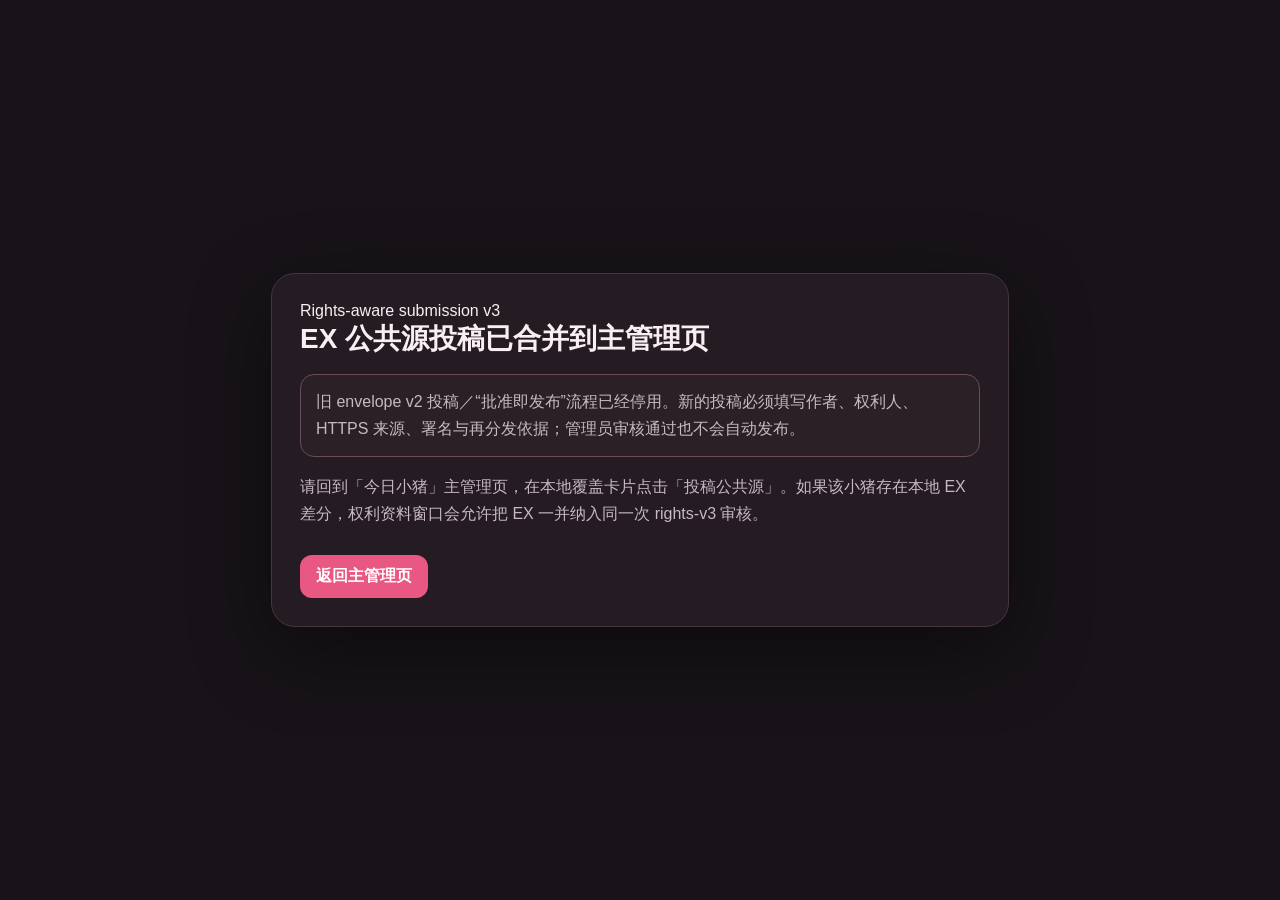
<file: plugins/astrbot_plugin_rollpig_plus/pages/pig-manager-ex-public-source/index.html>
<!doctype html>
<html lang="zh-CN">
<head>
  <meta charset="utf-8">
  <meta name="viewport" content="width=device-width,initial-scale=1">
  <meta name="color-scheme" content="light dark">
  <title>RollPig · 公共源投稿已迁移</title>
  <style>
    :root{color-scheme:light dark;font-family:Inter,-apple-system,BlinkMacSystemFont,"PingFang SC","Microsoft YaHei",sans-serif}body{margin:0;min-height:100vh;display:grid;place-items:center;background:#171318;color:#f8eef4}.card{width:min(680px,calc(100% - 36px));padding:28px;border:1px solid #44363f;border-radius:24px;background:#241c22;box-shadow:0 24px 80px #0006}h1{margin:0 0 12px;font-size:28px}p{color:#c8b8c2;line-height:1.7}.notice{padding:13px 15px;border:1px solid #684c5b;border-radius:14px;background:#2c2027}.btn{display:inline-block;margin-top:12px;padding:11px 16px;border-radius:12px;background:#e95883;color:#fff;text-decoration:none;font-weight:750}
  </style>
</head>
<body><main class="card">
  <div>Rights-aware submission v3</div>
  <h1>EX 公共源投稿已合并到主管理页</h1>
  <p class="notice">旧 envelope v2 投稿／“批准即发布”流程已经停用。新的投稿必须填写作者、权利人、HTTPS 来源、署名与再分发依据；管理员审核通过也不会自动发布。</p>
  <p>请回到「今日小猪」主管理页，在本地覆盖卡片点击「投稿公共源」。如果该小猪存在本地 EX 差分，权利资料窗口会允许把 EX 一并纳入同一次 rights-v3 审核。</p>
  <a class="btn" href="../pig-manager/">返回主管理页</a>
</main></body>
</html>
</file>
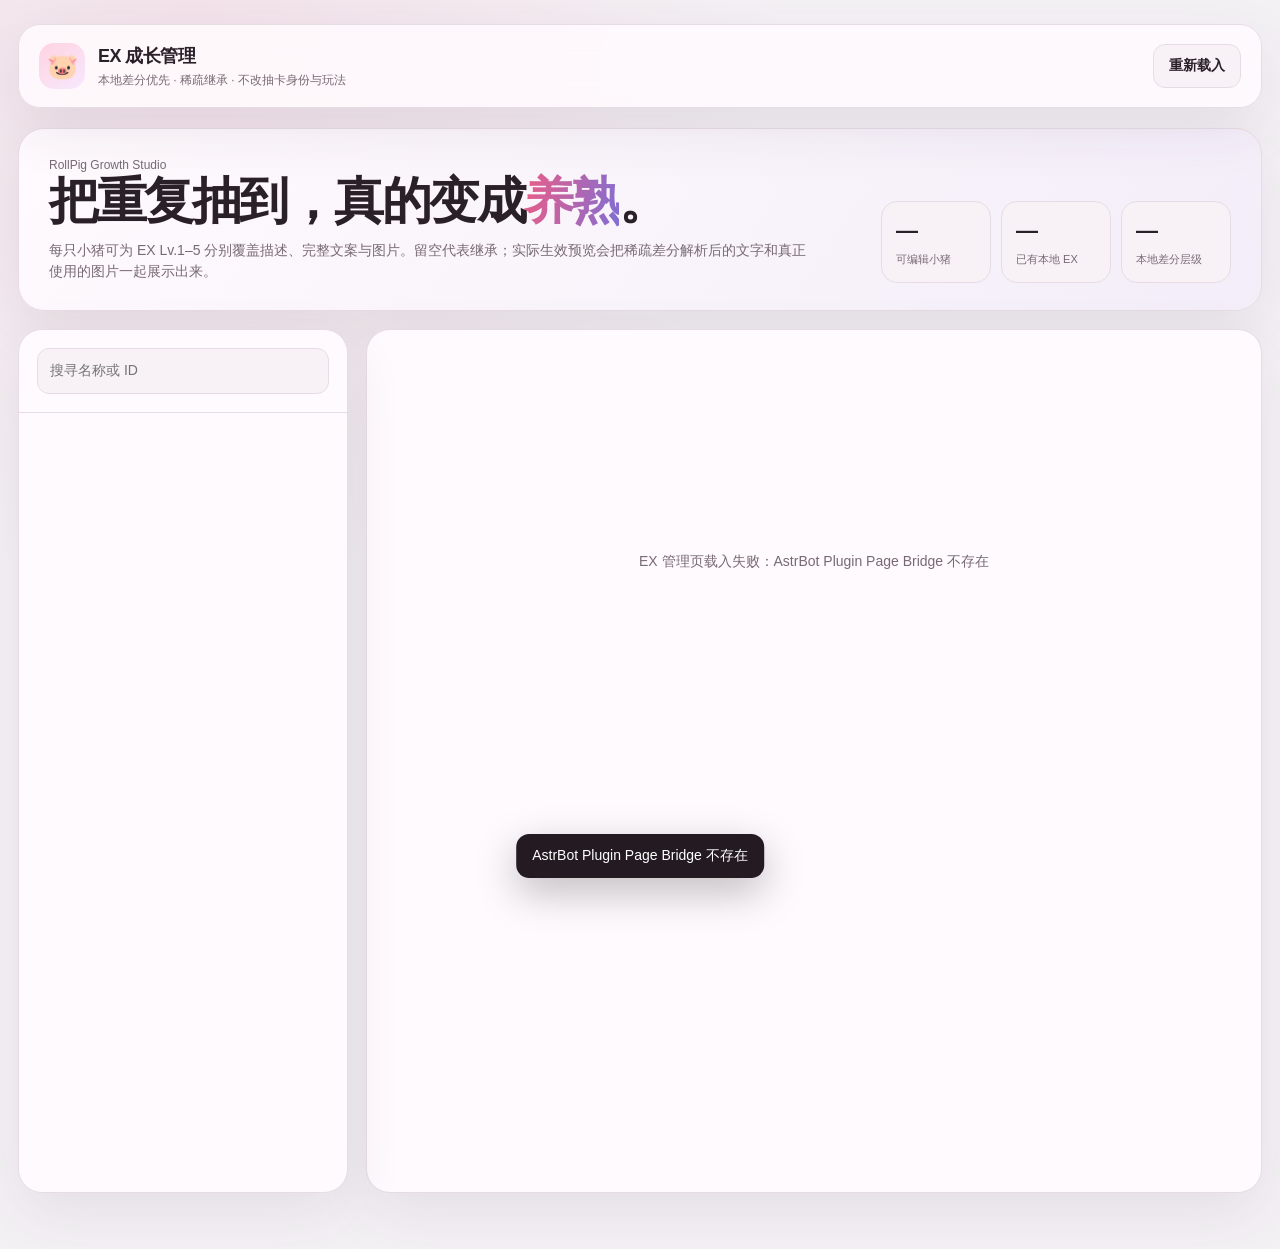
<file: plugins/astrbot_plugin_rollpig_plus/pages/pig-manager-ex/index.html>
<!doctype html>
<html lang="zh-TW">
<head>
  <meta charset="utf-8">
  <meta name="viewport" content="width=device-width,initial-scale=1">
  <meta name="color-scheme" content="light dark">
  <title>今日小猪 · EX 成长管理</title>
  <style>
    :root{--bg:#f4f1f5;--surface:#fffafd;--surface2:#f8f2f7;--ink:#2a2028;--muted:#786a74;--line:#e7dce4;--pink:#ea5d86;--violet:#816ed3;--green:#318f68;--danger:#bd3f5a;--shadow:0 20px 60px rgba(72,43,62,.09)}
    :root[data-theme="dark"]{--bg:#151216;--surface:#211a20;--surface2:#2a2128;--ink:#f8eef4;--muted:#b6a7b1;--line:#3b3038;--pink:#ff7699;--violet:#a695ef;--green:#65c99a;--danger:#ef7188;--shadow:0 24px 70px rgba(0,0,0,.28)}
    *{box-sizing:border-box}html{scroll-behavior:smooth}body{margin:0;background:radial-gradient(circle at 15% 0,color-mix(in srgb,var(--pink) 10%,transparent),transparent 36%),var(--bg);color:var(--ink);font:14px/1.55 Inter,-apple-system,BlinkMacSystemFont,"PingFang TC","Microsoft JhengHei","PingFang SC",sans-serif}
    button,input,textarea{font:inherit;color:inherit}.shell{width:min(1500px,calc(100% - 36px));margin:auto;padding:24px 0 56px}.top{display:flex;justify-content:space-between;gap:18px;align-items:center;margin-bottom:20px;padding:18px 20px;border:1px solid var(--line);border-radius:22px;background:color-mix(in srgb,var(--surface) 90%,transparent);box-shadow:var(--shadow);backdrop-filter:blur(18px)}
    .brand{display:flex;gap:13px;align-items:center}.logo{width:46px;height:46px;display:grid;place-items:center;border-radius:15px;background:linear-gradient(145deg,#ffd3df,#f7e8ff);font-size:25px}.title{font-weight:850;font-size:18px;letter-spacing:-.03em}.sub{color:var(--muted);font-size:12px}.actions{display:flex;gap:9px}.btn{border:0;border-radius:12px;padding:10px 15px;font-weight:750;cursor:pointer;background:linear-gradient(135deg,var(--pink),#c94f78);color:white;box-shadow:0 9px 22px color-mix(in srgb,var(--pink) 22%,transparent)}.btn.ghost{background:var(--surface2);color:var(--ink);box-shadow:none;border:1px solid var(--line)}.btn.danger{background:var(--danger)}.btn:disabled{opacity:.48;cursor:not-allowed}
    .hero{display:grid;grid-template-columns:1fr auto;gap:22px;align-items:end;padding:27px 30px;margin-bottom:18px;border:1px solid var(--line);border-radius:26px;background:linear-gradient(125deg,var(--surface),color-mix(in srgb,var(--violet) 9%,var(--surface)));box-shadow:var(--shadow)}.hero h1{margin:0;font-size:clamp(28px,4vw,50px);line-height:1.05;letter-spacing:-.05em}.hero h1 span{background:linear-gradient(100deg,var(--pink),var(--violet));background-clip:text;-webkit-background-clip:text;color:transparent}.hero p{max-width:760px;margin:12px 0 0;color:var(--muted)}.stats{display:flex;gap:10px;flex-wrap:wrap;justify-content:flex-end}.stat{min-width:110px;padding:12px 14px;border:1px solid var(--line);border-radius:16px;background:var(--surface2)}.stat b{display:block;font-size:22px}.stat span{color:var(--muted);font-size:11px}
    .layout{display:grid;grid-template-columns:330px minmax(0,1fr);gap:18px}.panel{border:1px solid var(--line);border-radius:24px;background:var(--surface);box-shadow:var(--shadow);overflow:hidden}.side{position:sticky;top:18px;height:calc(100vh - 36px);display:flex;flex-direction:column}.side-head{padding:18px;border-bottom:1px solid var(--line)}.search{width:100%;border:1px solid var(--line);border-radius:12px;padding:11px 12px;background:var(--surface2);outline:none}.search:focus,textarea:focus{border-color:color-mix(in srgb,var(--pink) 55%,var(--line));box-shadow:0 0 0 3px color-mix(in srgb,var(--pink) 10%,transparent)}.pig-list{overflow:auto;padding:8px}.pig-row{width:100%;border:0;border-radius:14px;padding:11px 12px;background:transparent;text-align:left;cursor:pointer;display:grid;grid-template-columns:1fr auto;gap:7px;transition:.18s}.pig-row:hover{background:var(--surface2)}.pig-row.active{background:color-mix(in srgb,var(--pink) 11%,var(--surface2));box-shadow:inset 3px 0 var(--pink)}.pig-name{font-weight:780}.pig-id{color:var(--muted);font-size:10px}.count{min-width:26px;height:24px;display:grid;place-items:center;border-radius:99px;background:var(--surface2);border:1px solid var(--line);font-size:10px}.count.on{color:var(--pink);border-color:color-mix(in srgb,var(--pink) 38%,var(--line))}
    .editor{padding:22px}.empty{min-height:420px;display:grid;place-items:center;text-align:center;color:var(--muted);padding:30px}.pig-header{display:flex;justify-content:space-between;gap:18px;align-items:flex-start;margin-bottom:18px;padding-bottom:18px;border-bottom:1px solid var(--line)}.pig-header h2{margin:0;font-size:26px;letter-spacing:-.035em}.base-copy{margin-top:8px;color:var(--muted);max-width:800px}.badge{display:inline-flex;align-items:center;padding:5px 9px;border-radius:99px;border:1px solid var(--line);background:var(--surface2);font-size:10px;color:var(--muted)}.badge.local{color:var(--pink)}.badge.block{color:#d98534}
    .levels{display:grid;gap:14px}.level{border:1px solid var(--line);border-radius:20px;padding:18px;background:linear-gradient(145deg,var(--surface),var(--surface2))}.level-head{display:flex;justify-content:space-between;gap:14px;align-items:center;margin-bottom:14px}.level-title{display:flex;align-items:center;gap:10px;font-size:17px;font-weight:840}.lv{width:36px;height:36px;display:grid;place-items:center;border-radius:12px;background:linear-gradient(145deg,color-mix(in srgb,var(--pink) 17%,var(--surface)),color-mix(in srgb,var(--violet) 14%,var(--surface)));color:var(--pink)}.source{font-size:10px;color:var(--muted)}
    .grid{display:grid;grid-template-columns:1fr 1fr;gap:13px}.field{display:grid;gap:6px}.field.full{grid-column:1/-1}.field label{font-weight:720;font-size:11px}.field small{color:var(--muted)}textarea{width:100%;min-height:78px;resize:vertical;border:1px solid var(--line);border-radius:12px;padding:10px 11px;background:var(--surface);outline:none}.analysis{min-height:112px}.image-row{display:flex;flex-wrap:wrap;gap:9px;align-items:center}.file{max-width:320px}.check{display:flex;align-items:center;gap:6px;color:var(--muted);font-size:11px}.level-actions{display:flex;gap:8px;justify-content:flex-end;margin-top:14px}
    .effective{margin-top:12px;padding:13px;border:1px dashed var(--line);border-radius:16px;background:color-mix(in srgb,var(--surface2) 70%,transparent)}.preview-head{display:flex;align-items:center;justify-content:space-between;gap:12px;margin-bottom:12px}.preview-head>div{display:grid;gap:2px}.preview-head b{font-size:12px}.preview-head span{color:var(--muted);font-size:10px}.preview-toggle{padding:7px 10px;border:1px solid var(--line);border-radius:10px;background:var(--surface);color:var(--ink);font-size:10px;font-weight:760;cursor:pointer}.preview-toggle.active{border-color:color-mix(in srgb,var(--pink) 55%,var(--line));color:var(--pink);background:color-mix(in srgb,var(--pink) 8%,var(--surface))}
    .preview-stage{display:grid;grid-template-columns:minmax(0,1fr);gap:12px}.preview-stage.comparing{grid-template-columns:repeat(2,minmax(0,1fr))}.chat-card{position:relative;min-width:0;overflow:hidden;border:1px solid var(--line);border-radius:18px;background:linear-gradient(155deg,color-mix(in srgb,var(--pink) 7%,var(--surface)),var(--surface));box-shadow:0 12px 30px color-mix(in srgb,var(--pink) 7%,transparent)}.chat-card-base{background:linear-gradient(155deg,color-mix(in srgb,var(--violet) 6%,var(--surface)),var(--surface))}.chat-media{position:relative;width:100%;aspect-ratio:16/10;display:grid;place-items:center;border:0;border-bottom:1px solid var(--line);padding:0;background:linear-gradient(145deg,color-mix(in srgb,var(--pink) 10%,var(--surface2)),var(--surface2));cursor:zoom-in;overflow:hidden}.chat-media:disabled{cursor:default}.chat-media img{width:100%;height:100%;object-fit:contain;padding:12px;display:none}.chat-media img.show{display:block}.effective-placeholder,.base-placeholder{padding:18px;text-align:center;color:var(--muted);font-size:11px}.chat-body{padding:14px 15px 16px}.chat-kicker{color:var(--pink);font-size:9px;font-weight:820;letter-spacing:.08em;text-transform:uppercase}.chat-card-base .chat-kicker{color:var(--violet)}.chat-body h3{margin:3px 0 6px;font-size:20px;line-height:1.15;letter-spacing:-.035em}.chat-description{margin:0;color:var(--ink);font-weight:720}.chat-analysis{margin-top:8px;color:var(--muted);white-space:pre-wrap;overflow-wrap:anywhere;font-size:11px;line-height:1.65}.chat-meta{position:absolute;top:9px;left:9px;right:9px;display:flex;justify-content:flex-end;pointer-events:none}.chat-meta span{max-width:100%;padding:4px 7px;border-radius:8px;background:color-mix(in srgb,var(--surface) 88%,transparent);border:1px solid color-mix(in srgb,var(--line) 72%,transparent);backdrop-filter:blur(8px);font-size:8px;color:var(--muted);overflow:hidden;text-overflow:ellipsis;white-space:nowrap}.base-note{margin-top:8px;color:var(--muted);font-size:9px}
    .lightbox{position:fixed;inset:0;z-index:90;display:none;place-items:center;padding:28px;background:rgba(9,7,10,.82);backdrop-filter:blur(10px)}.lightbox.show{display:grid}.lightbox-card{position:relative;width:min(900px,94vw);max-height:90vh;display:grid;gap:10px;justify-items:center}.lightbox img{max-width:100%;max-height:78vh;object-fit:contain;border-radius:20px;box-shadow:0 30px 90px rgba(0,0,0,.45)}.lightbox-caption{color:#f7eaf1;font-size:12px;text-align:center}.lightbox-close{position:absolute;top:-14px;right:-14px;width:38px;height:38px;border:1px solid rgba(255,255,255,.25);border-radius:99px;background:#241a21;color:white;font-size:20px;cursor:pointer}
    .toast{position:fixed;left:50%;bottom:22px;z-index:50;transform:translate(-50%,18px);opacity:0;pointer-events:none;padding:11px 16px;border-radius:13px;background:#241a21;color:white;box-shadow:0 14px 40px rgba(0,0,0,.25);transition:.25s}.toast.show{transform:translate(-50%,0);opacity:1}.loading{position:fixed;inset:0;z-index:40;display:none;place-items:center;background:rgba(18,12,17,.28);backdrop-filter:blur(4px)}.loading.show{display:grid}.spinner{width:42px;height:42px;border:4px solid rgba(255,255,255,.25);border-top-color:white;border-radius:50%;animation:spin .8s linear infinite}@keyframes spin{to{transform:rotate(360deg)}}
    @media(max-width:900px){.layout{grid-template-columns:1fr}.side{position:relative;height:auto;max-height:360px}.hero{grid-template-columns:1fr}.stats{justify-content:flex-start}.grid{grid-template-columns:1fr}.field.full{grid-column:auto}.top{align-items:flex-start;flex-direction:column}.actions{width:100%}.actions .btn{flex:1}}
    @media(max-width:760px){.preview-stage.comparing{grid-template-columns:1fr}.preview-head{align-items:flex-start;flex-direction:column}.preview-toggle{width:100%}.chat-media{aspect-ratio:4/3}.lightbox{padding:16px}.lightbox-close{top:4px;right:4px}}

    /* Exact production-card preview: display server-rendered 800×800 card output. */
    .chat-card{padding:12px;background:var(--surface2)}.chat-card-base{background:color-mix(in srgb,var(--violet) 5%,var(--surface2))}.chat-rendered{width:100%;display:grid;place-items:center;border:0;padding:0;background:transparent;cursor:zoom-in}.chat-rendered:disabled{cursor:default}.chat-rendered img{display:none;width:min(100%,520px);height:auto;aspect-ratio:1;object-fit:contain;border-radius:14px;box-shadow:0 12px 34px rgba(0,0,0,.18)}.chat-rendered img.show{display:block}.chat-runtime-meta{padding:9px 4px 1px;text-align:center;color:var(--muted);font-size:9px}.chat-card.preview-pending{border-color:color-mix(in srgb,#e99a50 55%,var(--line))}.chat-card.preview-pending .chat-runtime-meta{color:#e99a50}.preview-stage.comparing .chat-rendered img{width:min(100%,460px)}
  </style>
</head>
<body>
  <main class="shell">
    <header class="top">
      <div class="brand"><div class="logo">🐷</div><div><div class="title">EX 成长管理</div><div class="sub">本地差分优先 · 稀疏继承 · 不改抽卡身份与玩法</div></div></div>
      <div class="actions"><button class="btn ghost" id="reloadBtn">重新载入</button></div>
    </header>

    <section class="hero">
      <div><div class="sub">RollPig Growth Studio</div><h1>把重复抽到，真的变成<span>养熟</span>。</h1><p>每只小猪可为 EX Lv.1–5 分别覆盖描述、完整文案与图片。留空代表继承；实际生效预览会把稀疏差分解析后的文字和真正使用的图片一起展示出来。</p></div>
      <div class="stats"><div class="stat"><b id="pigCount">—</b><span>可编辑小猪</span></div><div class="stat"><b id="variantPigCount">—</b><span>已有本地 EX</span></div><div class="stat"><b id="variantLevelCount">—</b><span>本地差分层级</span></div></div>
    </section>

    <section class="layout">
      <aside class="panel side"><div class="side-head"><input class="search" id="search" placeholder="搜寻名称或 ID"></div><div class="pig-list" id="pigList"></div></aside>
      <section class="panel editor" id="editor"><div class="empty">从左侧选一只小猪开始编辑 EX 差分。</div></section>
    </section>
  </main>
  <div class="toast" id="toast"></div>
  <div class="lightbox" id="imageLightbox" aria-hidden="true"><div class="lightbox-card"><button class="lightbox-close" id="lightboxClose" type="button" aria-label="关闭">×</button><img id="lightboxImage" alt="图片放大预览"><div class="lightbox-caption" id="lightboxCaption"></div></div></div>
  <div class="loading" id="loading"><div class="spinner"></div></div>

<script type="module">
const bridge=window.AstrBotPluginPage;
const $=id=>document.getElementById(id);
const esc=v=>String(v??'').replace(/[&<>'"]/g,c=>({'&':'&amp;','<':'&lt;','>':'&gt;',"'":'&#39;','"':'&quot;'}[c]));
const unwrap=r=>{const x=r?.data??r;if(x?.status==='error')throw new Error(x.message||'操作失败');return x?.data??x};
let csrf='',snapshot={items:[]},selectedId='',query='';
const theme=matchMedia('(prefers-color-scheme: dark)');const applyTheme=()=>document.documentElement.dataset.theme=theme.matches?'dark':'light';applyTheme();theme.addEventListener?.('change',applyTheme);
const toast=message=>{const el=$('toast');el.textContent=message;el.classList.add('show');setTimeout(()=>el.classList.remove('show'),2600)};
const busy=value=>$('loading').classList.toggle('show',value);
async function get(path,params={}){return unwrap(await bridge.apiGet(path,params))}
async function post(path,payload={}){return unwrap(await bridge.apiPost(path,{...payload,__rollpig_csrf:csrf}))}
function sourceLabel(source){return({local:'本地 EX','local-base-block':'本地基础覆盖（未套公共 EX）',cloud:'云端 EX',bundled:'内建 EX',baseline:'安全基线',base:'基础内容'})[source]||source||'基础内容'}
function imageSourceLabel(source){return({local:'本地 EX 图片',cloud:'云端 EX 图片',bundled:'内建 EX 图片',baseline:'安全基线图片',base:'基础图片',pending:'未储存本地图片'})[source]||source||'基础图片'}
function filtered(){const q=query.trim().toLowerCase();return (snapshot.items||[]).filter(p=>!q||`${p.id} ${p.name}`.toLowerCase().includes(q))}
function renderList(){const rows=filtered();$('pigList').innerHTML=rows.length?rows.map(p=>{const count=Object.keys(p.local_levels||{}).length;return`<button class="pig-row ${p.id===selectedId?'active':''}" data-pig="${esc(p.id)}"><span><span class="pig-name">${esc(p.name)}</span><span class="pig-id">${esc(p.id)}</span></span><span class="count ${count?'on':''}">${count||'·'}</span></button>`}).join(''):'<div class="empty">没有符合条件的小猪</div>';document.querySelectorAll('[data-pig]').forEach(b=>b.onclick=()=>selectPig(b.dataset.pig))}
function effectiveHtml(e,p,level){return`<div class="effective"><div class="preview-head"><div><b>聊天卡效果预览</b><span>真实发送 renderer 成品；可展开 Base ↔ EX 对比</span></div><button class="preview-toggle" type="button" data-compare-toggle>Base ↔ EX 对比</button></div><div class="preview-stage" data-preview-stage><article class="chat-card chat-card-ex"><button class="chat-rendered" type="button" data-effective-zoom disabled><img data-effective-card-image alt="真实发送的 EX 聊天卡"><div class="effective-placeholder" data-effective-placeholder>正在生成真实发送卡片…</div></button><div class="chat-runtime-meta" data-effective-card-meta>真实发送 renderer · 正在生成</div></article><article class="chat-card chat-card-base" data-base-card hidden><button class="chat-rendered" type="button" data-base-zoom disabled><img data-base-card-image alt="真实发送的 Base 聊天卡"><div class="base-placeholder" data-base-placeholder>正在生成 Base 卡片…</div></button><div class="chat-runtime-meta" data-base-card-meta>Base · 真实发送 renderer</div></article></div></div>`}
function levelHtml(p,level){const local=p.local_levels?.[String(level)]||{},e=(p.effective||[]).find(x=>Number(x.level)===level)||{};return`<article class="level" data-level="${level}"><div class="level-head"><div class="level-title"><span class="lv">${level}</span><span>EX Lv.${level}</span></div><span class="source">${local.description||local.analysis||local.image?'有本地覆盖':'留空即继承'}</span></div><div class="grid"><div class="field"><label>短描述</label><textarea data-field="description" maxlength="120" placeholder="留空＝继承上一层">${esc(local.description||'')}</textarea></div><div class="field"><label>图片差分</label><div class="image-row"><input class="file" data-field="image" type="file" accept="image/png,image/jpeg,image/webp,image/gif"><label class="check"><input data-field="remove-image" type="checkbox" ${local.image?'':'disabled'}> 移除目前图片</label></div><small>${local.image?`目前：${esc(local.image)}；下方会显示真正生效图片`:'尚未设定本地图片；下方会显示继承／基础图片'}</small></div><div class="field full"><label>完整文案</label><textarea class="analysis" data-field="analysis" maxlength="800" placeholder="留空＝继承上一层">${esc(local.analysis||'')}</textarea></div></div>${effectiveHtml(e,p,level)}<div class="level-actions"><button class="btn ghost" type="button" data-reset>重设此层</button><button class="btn" type="button" data-save>储存 EX Lv.${level}</button></div></article>`}
function renderEditor(){const p=(snapshot.items||[]).find(x=>x.id===selectedId);if(!p){$('editor').innerHTML='<div class="empty">从左侧选一只小猪开始编辑 EX 差分。</div>';return}const source=p.base_overridden?'<span class="badge block">基础资料已有本地覆盖</span>':'<span class="badge">基础资料来自目前图鉴</span>';$('editor').innerHTML=`<div class="pig-header"><div><h2>${esc(p.name)}</h2><div class="pig-id">${esc(p.id)}</div><div class="base-copy"><b>基础描述：</b>${esc(p.description)}<br><b>基础完整文案：</b>${esc(p.analysis)}</div></div><div>${source}</div></div><div class="levels">${[1,2,3,4,5].map(l=>levelHtml(p,l)).join('')}</div>`;document.querySelectorAll('.level').forEach(card=>bindLevel(card,p))}
async function fileData(input){const file=input.files?.[0];if(!file)return'';if(file.size>10*1024*1024)throw new Error('图片不能超过 10MB');return await new Promise((resolve,reject)=>{const r=new FileReader();r.onload=()=>resolve(String(r.result||''));r.onerror=()=>reject(new Error('读取图片失败'));r.readAsDataURL(file)})}
function setEffectiveCard(card,{src='',source='base',variant_level=0}={}){const img=card.querySelector('[data-effective-card-image]'),placeholder=card.querySelector('[data-effective-placeholder]'),meta=card.querySelector('[data-effective-card-meta]'),zoom=card.querySelector('[data-effective-zoom]');if(src){img.src=src;img.classList.add('show');placeholder.hidden=true;zoom.disabled=false;zoom.dataset.zoomSrc=src}else{img.removeAttribute('src');img.classList.remove('show');placeholder.hidden=false;placeholder.textContent='真实发送卡片生成失败';zoom.disabled=true;delete zoom.dataset.zoomSrc}const lv=Number(variant_level||0);meta.textContent=`真实发送 renderer · ${sourceLabel(source)}${lv?` · 差分 Lv.${lv}`:''}`;card.classList.remove('preview-pending')}
function setBaseCard(card,{src=''}={}){const img=card.querySelector('[data-base-card-image]'),placeholder=card.querySelector('[data-base-placeholder]'),meta=card.querySelector('[data-base-card-meta]'),zoom=card.querySelector('[data-base-zoom]');if(src){img.src=src;img.classList.add('show');placeholder.hidden=true;zoom.disabled=false;zoom.dataset.zoomSrc=src}else{img.removeAttribute('src');img.classList.remove('show');placeholder.hidden=false;placeholder.textContent='Base 真实发送卡片生成失败';zoom.disabled=true;delete zoom.dataset.zoomSrc}meta.textContent='Base · 真实发送 renderer'}
function markPreviewPending(card,detail=''){const meta=card.querySelector('[data-effective-card-meta]');if(meta)meta.textContent=`有未保存修改${detail?` · ${detail}`:''}；保存后按真实发送样式重新生成`;card.classList.add('preview-pending')}
function openLightbox(src,caption=''){if(!src)return;$('lightboxImage').src=src;$('lightboxCaption').textContent=caption;$('imageLightbox').classList.add('show');$('imageLightbox').setAttribute('aria-hidden','false')}
function closeLightbox(){$('imageLightbox').classList.remove('show');$('imageLightbox').setAttribute('aria-hidden','true');$('lightboxImage').removeAttribute('src')}
async function loadEffectiveCard(card,p,{silent=true}={}){const level=Number(card.dataset.level);try{const d=await post('ex/variants/card',{id:p.id,level,effective:true});setEffectiveCard(card,{...d,src:`data:${d.mime_type||'image/png'};base64,${d.base64||''}`})}catch(e){setEffectiveCard(card,{src:'',source:'base'});if(!silent)toast(e.message)}}
async function loadBaseCard(card,p){if(card.dataset.baseLoaded==='1')return;const level=Number(card.dataset.level);try{const d=await post('ex/variants/card',{id:p.id,level,base:true});setBaseCard(card,{...d,src:`data:${d.mime_type||'image/png'};base64,${d.base64||''}`});card.dataset.baseLoaded='1'}catch(e){setBaseCard(card,{src:''});toast(e.message)}}
function bindPreviewControls(card,p){const toggle=card.querySelector('[data-compare-toggle]'),stage=card.querySelector('[data-preview-stage]'),base=card.querySelector('[data-base-card]'),effectiveZoom=card.querySelector('[data-effective-zoom]'),baseZoom=card.querySelector('[data-base-zoom]');toggle.onclick=async()=>{const opening=base.hidden;base.hidden=!opening;stage.classList.toggle('comparing',opening);toggle.classList.toggle('active',opening);toggle.textContent=opening?'收起 Base 对比':'Base ↔ EX 对比';if(opening)await loadBaseCard(card,p)};effectiveZoom.onclick=()=>openLightbox(effectiveZoom.dataset.zoomSrc||'',`${p.name} · EX Lv.${card.dataset.level}`);baseZoom.onclick=()=>openLightbox(baseZoom.dataset.zoomSrc||'',`${p.name} · Base`)}
function bindLevel(card,p){const level=Number(card.dataset.level),fileInput=card.querySelector('[data-field="image"]'),removeInput=card.querySelector('[data-field="remove-image"]');bindPreviewControls(card,p);loadEffectiveCard(card,p);fileInput.onchange=async()=>{try{const dataUrl=await fileData(fileInput);if(!dataUrl){await loadEffectiveCard(card,p);return}removeInput.checked=false;markPreviewPending(card,fileInput.files?.[0]?.name||'新图片')}catch(e){fileInput.value='';toast(e.message);await loadEffectiveCard(card,p,{silent:false})}};removeInput.onchange=async()=>{if(removeInput.checked){fileInput.value='';markPreviewPending(card,'移除图片')}else await loadEffectiveCard(card,p,{silent:false})};card.querySelectorAll('[data-field="description"],[data-field="analysis"]').forEach(field=>field.addEventListener('input',()=>markPreviewPending(card,'文案修改')));card.querySelector('[data-save]').onclick=async()=>{busy(true);try{const image=await fileData(fileInput);snapshot=await post('ex/variants/save',{id:p.id,level,description:card.querySelector('[data-field="description"]').value,analysis:card.querySelector('[data-field="analysis"]').value,image,remove_image:removeInput.checked});syncStats();renderList();renderEditor();toast(`已储存 ${p.name} EX Lv.${level}`)}catch(e){toast(e.message)}finally{busy(false)}};card.querySelector('[data-reset]').onclick=async()=>{if(!confirm(`重设「${p.name}」EX Lv.${level} 的所有本地差分吗？`))return;busy(true);try{snapshot=await post('ex/variants/delete',{id:p.id,level});syncStats();renderList();renderEditor();toast(`已重设 EX Lv.${level}`)}catch(e){toast(e.message)}finally{busy(false)}}}
function selectPig(id){selectedId=id;renderList();renderEditor();document.querySelector('.editor')?.scrollIntoView({behavior:'smooth',block:'start'})}
function syncStats(){$('pigCount').textContent=(snapshot.items||[]).length.toLocaleString();$('variantPigCount').textContent=Number(snapshot.local_variant_pigs||0).toLocaleString();$('variantLevelCount').textContent=Number(snapshot.local_variant_levels||0).toLocaleString()}
async function load(){if(!bridge?.apiGet)throw new Error('AstrBot Plugin Page Bridge 不存在');if(typeof bridge.ready==='function')await bridge.ready();const overview=await get('overview');csrf=String(overview.csrf_token||'');snapshot=await get('ex/variants');if(selectedId&&!snapshot.items.some(p=>p.id===selectedId))selectedId='';syncStats();renderList();renderEditor()}
$('lightboxClose').onclick=closeLightbox;$('imageLightbox').onclick=e=>{if(e.target===$('imageLightbox'))closeLightbox()};document.addEventListener('keydown',e=>{if(e.key==='Escape')closeLightbox()});
$('search').oninput=e=>{query=e.target.value;renderList()};$('reloadBtn').onclick=async()=>{busy(true);try{await load();toast('EX 资料已重新载入')}catch(e){toast(e.message)}finally{busy(false)}};
(async()=>{busy(true);try{await load()}catch(e){$('editor').innerHTML=`<div class="empty">EX 管理页载入失败：${esc(e.message)}</div>`;toast(e.message)}finally{busy(false)}})();
</script>
</body>
</html>
</file>
<file: plugins/astrbot_plugin_bilibili_ai_bot/pages/bilibot/styles.css>
:root {
  --sidebar: 212px;
  --bg: #f4f6fb;
  --bg-deep: #edf1f7;
  --surface: rgba(255, 255, 255, 0.82);
  --surface-solid: #ffffff;
  --surface-soft: rgba(248, 250, 254, 0.78);
  --text: #172033;
  --text-strong: #101827;
  --muted: #687287;
  --subtle: #929bad;
  --line: rgba(47, 62, 92, 0.10);
  --line-strong: rgba(47, 62, 92, 0.17);
  --pink: #e9679a;
  --violet: #816de8;
  --blue: #4c83ed;
  --cyan: #31b9c9;
  --green: #43a979;
  --orange: #e79c53;
  --red: #d95d6c;
  --shadow-xs: 0 1px 2px rgba(25, 36, 60, 0.04);
  --shadow-sm: 0 10px 30px rgba(38, 51, 80, 0.07);
  --shadow-md: 0 22px 60px rgba(36, 49, 78, 0.12);
  --radius-sm: 14px;
  --radius-md: 20px;
  --radius-lg: 26px;
  --ease: cubic-bezier(.22, .8, .24, 1);
  --spring: cubic-bezier(.2, .9, .24, 1.14);
  font-family: Inter, ui-sans-serif, -apple-system, BlinkMacSystemFont, "SF Pro Display", "Segoe UI", "PingFang SC", "Microsoft YaHei", sans-serif;
  color: var(--text);
  background: var(--bg);
  font-synthesis: none;
}

* { box-sizing: border-box; }
html { min-width: 320px; min-height: 100%; background: var(--bg); scroll-behavior: smooth; }
body { min-width: 320px; min-height: 100vh; margin: 0; overflow-x: hidden; background: linear-gradient(145deg, #f7f9fd 0%, var(--bg) 48%, #eef2f8 100%); color: var(--text); font-size: 15px; line-height: 1.5; }
button, input, textarea, select { font: inherit; }
button { color: inherit; }
button, summary, input[type="range"], select { cursor: pointer; }
button:focus { outline: none; }
button:focus-visible, summary:focus-visible, input:focus-visible, textarea:focus-visible, select:focus-visible { outline: 3px solid rgba(76, 131, 237, .22); outline-offset: 2px; }
::selection { background: rgba(129, 109, 232, .18); }
.gicon { width: 1.15em; height: 1.15em; display: block; fill: currentColor; }
.sr-only { position: absolute; width: 1px; height: 1px; padding: 0; margin: -1px; overflow: hidden; clip: rect(0,0,0,0); white-space: nowrap; border: 0; }

.ambient { position: fixed; inset: 0; z-index: -2; overflow: hidden; pointer-events: none; }
.ambient::after { content: ""; position: absolute; inset: 0; background-image: radial-gradient(rgba(35, 51, 81, .035) .7px, transparent .7px); background-size: 20px 20px; mask-image: linear-gradient(to bottom, rgba(0,0,0,.35), transparent 72%); }
.ambient-orb { position: absolute; border-radius: 50%; filter: blur(10px); opacity: .36; animation: drift 18s var(--ease) infinite alternate; }
.ambient-orb-a { width: 520px; height: 520px; top: -230px; right: 2%; background: radial-gradient(circle, rgba(133, 115, 235, .23), rgba(133,115,235,0) 68%); }
.ambient-orb-b { width: 460px; height: 460px; left: 22%; bottom: -250px; background: radial-gradient(circle, rgba(65, 190, 173, .15), transparent 69%); animation-delay: -7s; }
.ambient-orb-c { width: 360px; height: 360px; right: 32%; top: 26%; background: radial-gradient(circle, rgba(237, 107, 154, .11), transparent 70%); animation-delay: -12s; }
@keyframes drift { to { transform: translate3d(28px, -18px, 0) scale(1.08); } }

.app-shell { min-height: 100vh; }
.sidebar { position: fixed; z-index: 50; inset: 12px auto 12px 12px; width: var(--sidebar); padding: 18px 12px; display: flex; flex-direction: column; border: 1px solid rgba(255,255,255,.9); border-radius: 24px; background: rgba(250, 251, 254, .82); box-shadow: var(--shadow-sm), inset 0 0 0 1px var(--line); backdrop-filter: blur(28px) saturate(140%); -webkit-backdrop-filter: blur(28px) saturate(140%); }
.sidebar-brand { min-height: 52px; padding: 2px 8px 12px; display: flex; align-items: center; gap: 10px; }
.brand-mark { width: 38px; height: 38px; display: grid; place-items: center; flex: none; border-radius: 13px; background: linear-gradient(145deg, #fff, #eef2fa); box-shadow: 0 6px 18px rgba(74, 82, 117, .12), inset 0 0 0 1px rgba(255,255,255,.9); }
.brand-mark img { width: 29px; height: 29px; object-fit: contain; }
.brand-copy { min-width: 0; }
.brand-copy strong { display: block; color: var(--text-strong); font-size: 16px; line-height: 1.15; letter-spacing: -.025em; }
.brand-copy span { display: block; margin-top: 3px; color: var(--muted); font-size: 10px; }
.sidebar-state { min-height: 56px; margin: 2px 4px 18px; padding: 10px 11px; display: flex; align-items: center; gap: 9px; border: 1px solid rgba(57, 170, 119, .12); border-radius: 15px; background: linear-gradient(145deg, rgba(231,248,240,.78), rgba(244,249,248,.72)); }
.sidebar-state .status-dot { flex: none; }
.sidebar-state div { min-width: 0; }
.sidebar-state strong, .sidebar-state span { display: block; overflow: hidden; text-overflow: ellipsis; white-space: nowrap; }
.sidebar-state strong { color: #26734f; font-size: 11px; }
.sidebar-state div span { margin-top: 2px; color: #678174; font-size: 10.5px; }
.status-dot { width: 9px; height: 9px; display: inline-block; border-radius: 50%; background: #b7becb; box-shadow: 0 0 0 4px rgba(183,190,203,.14); }
.status-dot.is-online { background: #42ad79; box-shadow: 0 0 0 4px rgba(66,173,121,.13), 0 0 14px rgba(66,173,121,.34); }
.nav-label { padding: 0 10px 8px; color: #9aa3b3; font-size: 10px; font-weight: 800; letter-spacing: .16em; text-transform: uppercase; }
.nav-list { display: grid; gap: 4px; }
.nav-item { position: relative; min-height: 45px; width: 100%; padding: 0 10px; display: flex; align-items: center; gap: 10px; border: 0; border-radius: 13px; background: transparent; color: #657085; text-align: left; font-size: 12px; font-weight: 650; transition: color .2s var(--ease), background .2s var(--ease), transform .2s var(--ease); }
.nav-item:hover { color: var(--text); background: rgba(255,255,255,.68); transform: translateX(1px); }
.nav-item:active { transform: scale(.985); }
.nav-item.is-active { color: #51468e; background: linear-gradient(105deg, rgba(237,105,154,.12), rgba(116,105,232,.12)); box-shadow: inset 0 0 0 1px rgba(127,104,220,.06); }
.nav-item.is-active::before { content: ""; position: absolute; left: 1px; width: 3px; height: 19px; border-radius: 4px; background: linear-gradient(180deg, var(--pink), var(--violet)); box-shadow: 0 0 12px rgba(129,109,232,.26); }
.nav-icon { width: 19px; height: 19px; flex: none; }
.nav-item span { min-width: 0; flex: 1; }
.nav-badge { min-width: 20px; height: 20px; padding: 0 6px; display: grid; place-items: center; border-radius: 10px; background: rgba(225, 83, 132, .14); color: #b53e67; font-size: 9px; }
.sidebar-scrim { display: none; }
.mobile-header { display: none; }

.main-stage { min-height: 100vh; margin-left: calc(var(--sidebar) + 20px); }
.content { width: 100%; max-width: 1540px; min-height: 100vh; margin: 0 auto; padding: 36px 38px 150px; outline: none; }
.content.is-changing > * { animation: pageIn .38s var(--ease) both; }
@keyframes pageIn { from { opacity: 0; transform: translateY(9px); } to { opacity: 1; transform: none; } }
.page-head { min-height: 94px; margin-bottom: 24px; display: flex; align-items: flex-end; justify-content: space-between; gap: 24px; }
.eyebrow { display: block; margin-bottom: 7px; color: #7f73c5; font-size: 10px; font-weight: 850; letter-spacing: .17em; }
.page-title { margin: 0; color: var(--text-strong); font-size: clamp(30px, 3vw, 42px); line-height: 1.05; letter-spacing: -.048em; }
.page-subtitle { max-width: 760px; margin: 9px 0 0; color: var(--muted); font-size: 13px; }
.page-actions { display: flex; align-items: center; gap: 10px; flex: none; }

.card { border: 1px solid rgba(255,255,255,.88); border-radius: var(--radius-lg); background: var(--surface); box-shadow: var(--shadow-xs), inset 0 0 0 1px var(--line); backdrop-filter: blur(22px) saturate(125%); -webkit-backdrop-filter: blur(22px) saturate(125%); }
.section-card, .monitor-card, .relationship-card, .memory-policy, .memory-maintenance, .event-card, .plan-note, .account-hero, .qr-card, .login-help { padding: 22px; }
.section-head { margin-bottom: 18px; display: flex; align-items: flex-start; justify-content: space-between; gap: 18px; }
.section-title { min-width: 0; display: flex; align-items: flex-start; gap: 12px; }
.section-icon { width: 40px; height: 40px; display: grid; place-items: center; flex: none; border-radius: 13px; color: #6a58bd; background: linear-gradient(145deg, rgba(239,107,157,.11), rgba(77,132,237,.11)); }
.section-icon .gicon { width: 20px; height: 20px; }
.section-head h2 { margin: 0; color: var(--text-strong); font-size: 16px; line-height: 1.25; letter-spacing: -.025em; }
.section-head p { max-width: 620px; margin: 4px 0 0; color: var(--muted); font-size: 11px; }

.button { min-height: 44px; padding: 0 16px; display: inline-flex; align-items: center; justify-content: center; gap: 8px; border: 1px solid transparent; border-radius: 13px; font-size: 12px; font-weight: 750; white-space: nowrap; transition: transform .2s var(--ease), box-shadow .2s var(--ease), background .2s var(--ease), border-color .2s var(--ease); }
.button:hover { transform: translateY(-1px); }
.button:active { transform: scale(.975); }
.button .gicon { width: 17px; height: 17px; }
.button.primary { color: #fff; background: linear-gradient(135deg, #7d6be6, #4f83e8); box-shadow: 0 9px 22px rgba(84,108,210,.22); }
.button.soft { color: #59657a; border-color: var(--line); background: rgba(255,255,255,.7); }
.button.danger { color: #c64758; border-color: rgba(211,80,98,.14); background: rgba(255,240,243,.82); }
.button.wide { width: 100%; }
.icon-button, .inline-icon-button { min-width: 44px; min-height: 44px; display: grid; place-items: center; border: 0; border-radius: 13px; background: transparent; }
.inline-icon-button { position: absolute; right: 0; top: 0; color: var(--muted); }
.status-pill { height: 28px; min-height: 28px; padding: 0 10px; display: inline-flex; align-items: center; gap: 7px; border-radius: 999px; background: rgba(112,123,145,.09); color: #667085; font-size: 10px; font-weight: 750; line-height: 28px; white-space: nowrap; }
.status-pill i { width: 6px; height: 6px; border-radius: 50%; background: currentColor; }
.status-pill.green { color: #2e8a60; background: rgba(67,169,121,.11); }
.status-pill.red { color: #c54e60; background: rgba(217,93,108,.10); }
.status-pill.pink { color: #bf4b77; background: rgba(233,103,154,.10); }
.status-pill.violet { color: #6755bd; background: rgba(129,109,232,.11); }
.status-pill.orange { color: #a9682f; background: rgba(231,156,83,.13); }

.health-hero { position: relative; min-height: 166px; margin-bottom: 16px; padding: 25px 28px; display: grid; grid-template-columns: auto minmax(0,1fr) auto; align-items: center; gap: 20px; overflow: hidden; border: 1px solid rgba(255,255,255,.9); border-radius: 29px; box-shadow: var(--shadow-sm), inset 0 0 0 1px rgba(51,69,102,.07); }
.health-hero::after { content: ""; position: absolute; width: 320px; height: 320px; right: -120px; top: -145px; border-radius: 50%; background: radial-gradient(circle, rgba(255,255,255,.68), transparent 70%); }
.health-hero.is-healthy { background: linear-gradient(120deg, rgba(233,249,242,.95), rgba(244,249,255,.94) 58%, rgba(238,241,255,.9)); }
.health-hero.has-warning { background: linear-gradient(120deg, rgba(255,245,232,.96), rgba(255,244,246,.92)); }
.health-orb { position: relative; z-index: 1; width: 64px; height: 64px; display: grid; place-items: center; border-radius: 21px; color: #338c67; background: rgba(255,255,255,.74); box-shadow: 0 14px 30px rgba(51,112,91,.12), inset 0 0 0 1px rgba(255,255,255,.8); }
.health-orb .gicon { width: 31px; height: 31px; }
.has-warning .health-orb { color: #c15d63; }
.health-copy { position: relative; z-index: 1; }
.health-copy > span { color: #598371; font-size: 9px; font-weight: 850; letter-spacing: .15em; }
.health-copy h2 { margin: 4px 0; color: #1c3b30; font-size: clamp(22px, 2.4vw, 31px); letter-spacing: -.04em; }
.health-copy p { max-width: 690px; margin: 0; color: #5d7169; font-size: 12px; }
.health-side { position: relative; z-index: 1; min-width: 155px; padding: 16px 18px; border: 1px solid rgba(255,255,255,.7); border-radius: 19px; background: rgba(255,255,255,.48); }
.health-side strong { display: block; color: var(--text-strong); font-size: 27px; letter-spacing: -.045em; }
.health-side span { display: block; margin-top: -2px; color: var(--muted); font-size: 10px; }
.activity-mini { height: 6px; margin-top: 11px; overflow: hidden; border-radius: 8px; background: rgba(79,95,126,.1); }
.activity-mini i { height: 100%; display: block; border-radius: inherit; background: linear-gradient(90deg, #48b99a, #4e87e9, #8c6ae7); }

.metrics-grid { display: grid; grid-template-columns: repeat(6, minmax(0, 1fr)); gap: 12px; }
.metrics-grid.four { grid-template-columns: repeat(4, minmax(0, 1fr)); }
.metric-card { min-height: 158px; padding: 18px; overflow: hidden; border: 1px solid rgba(255,255,255,.9); border-radius: 21px; background: rgba(255,255,255,.68); box-shadow: var(--shadow-xs), inset 0 0 0 1px rgba(46,61,91,.06); }
.metric-top { display: flex; align-items: center; gap: 8px; color: var(--muted); font-size: 10px; font-weight: 700; }
.metric-icon { width: 31px; height: 31px; display: grid; place-items: center; border-radius: 10px; background: rgba(88,118,180,.08); color: #5478be; }
.metric-icon .gicon { width: 16px; height: 16px; }
.metric-card > strong { display: block; margin-top: 15px; color: var(--text-strong); font-size: clamp(22px, 2vw, 29px); line-height: 1; letter-spacing: -.045em; }
.metric-card > p { min-height: 30px; margin: 7px 0 0; color: var(--muted); font-size: 10px; }
.micro-progress { height: 5px; margin-top: 9px; overflow: hidden; border-radius: 8px; background: rgba(65,79,107,.08); }
.micro-progress i { height: 100%; display: block; border-radius: inherit; background: linear-gradient(90deg, var(--violet), var(--blue)); }
.tone-pink .metric-icon { color: #bd4e78; background: rgba(233,103,154,.10); }
.tone-pink .micro-progress i { background: linear-gradient(90deg, #e46b9a, #ed8b86); }
.tone-violet .metric-icon { color: #6654bd; background: rgba(129,109,232,.10); }
.tone-blue .metric-icon { color: #3f73cf; background: rgba(76,131,237,.10); }
.tone-green .metric-icon { color: #31855f; background: rgba(67,169,121,.10); }
.tone-orange .metric-icon { color: #b87334; background: rgba(231,156,83,.12); }
.tone-red .metric-icon { color: #c74e60; background: rgba(217,93,108,.10); }

.overview-grid { margin-top: 16px; display: grid; grid-template-columns: minmax(0,1.08fr) minmax(340px,.92fr); gap: 16px; }
.monitor-list { display: grid; gap: 7px; }
.monitor-row { min-height: 62px; width: 100%; padding: 8px 9px; display: grid; grid-template-columns: auto minmax(0,1fr) auto auto; align-items: center; gap: 11px; border: 0; border-radius: 15px; background: transparent; text-align: left; transition: background .2s, transform .2s; }
.monitor-row:hover { background: rgba(248,250,254,.92); transform: translateX(2px); }
.monitor-row > .gicon { width: 15px; height: 15px; color: #a5adba; }
.monitor-state { width: 37px; height: 37px; display: grid; place-items: center; border-radius: 12px; }
.monitor-state .gicon { width: 18px; height: 18px; }
.monitor-state.ok { color: #34865f; background: rgba(67,169,121,.10); }
.monitor-state.warn { color: #c15a65; background: rgba(217,93,108,.10); }
.monitor-row strong, .monitor-row small { display: block; }
.monitor-row strong { color: var(--text-strong); font-size: 12px; }
.monitor-row small { margin-top: 2px; color: var(--muted); font-size: 9px; }
.monitor-row b { color: #526078; font-size: 10px; }
.next-action { padding: 18px; border-radius: 18px; background: linear-gradient(145deg, rgba(239,237,255,.78), rgba(242,248,255,.8)); }
.next-action span { color: #7b70bd; font-size: 9px; font-weight: 800; letter-spacing: .12em; }
.next-action strong { display: block; margin-top: 5px; color: var(--text-strong); font-size: 20px; letter-spacing: -.035em; }
.next-action p { margin: 5px 0 0; color: var(--muted); font-size: 10px; }
.quota-list { margin-top: 14px; display: grid; gap: 13px; }
.quota-row > div:first-child { margin-bottom: 5px; display: flex; justify-content: space-between; color: var(--muted); font-size: 10px; }
.quota-row b { color: #526078; }
.quota-track { height: 7px; overflow: hidden; border-radius: 10px; background: rgba(61,75,103,.08); }
.quota-track i { height: 100%; display: block; border-radius: inherit; background: linear-gradient(90deg, var(--blue), var(--violet)); }
.quota-track.tone-pink i { background: linear-gradient(90deg, #e96b9d, #e78b80); }
.quota-track.tone-violet i { background: linear-gradient(90deg, #9b78e7, #6f70df); }
.quota-track.tone-blue i { background: linear-gradient(90deg, #4eb8c1, #4c83ed); }

.two-column { margin-top: 16px; display: grid; grid-template-columns: repeat(2, minmax(0,1fr)); gap: 16px; align-items: start; }
.two-column + .section-card, .section-card + .two-column, .section-card + .section-card { margin-top: 16px; }
.interest-config-layout { display: grid; grid-template-columns: minmax(0, .92fr) minmax(0, 1.08fr); align-items: stretch; gap: 18px; }
.interest-config-controls, .interest-config-observation { min-width: 0; }
.interest-snapshot { margin: 0 0 8px; padding: 16px; border: 1px solid rgba(119,102,205,.12); border-radius: 18px; background: linear-gradient(135deg, rgba(247,243,255,.86), rgba(240,248,255,.78), rgba(240,250,247,.78)); }
.interest-config-observation .interest-snapshot { height: 100%; margin: 0; }
.interest-selector-row { padding: 0 0 12px; display: grid; grid-template-columns: minmax(0,1fr) auto; align-items: center; gap: 14px; border-bottom: 1px solid var(--line); }
.interest-selector-row strong { display: block; color: var(--text-strong); font-size: 11px; line-height: 1.3; }
.interest-selector-row p { margin: 3px 0 0; color: var(--muted); font-size: 9px; line-height: 1.5; }
.interest-snapshot-head { display: flex; align-items: center; justify-content: space-between; gap: 16px; }
.interest-snapshot-head > div { min-width: 0; }
.interest-snapshot-head span, .interest-snapshot-head strong { display: block; }
.interest-snapshot-head > div > strong { color: var(--text-strong); font-size: 12px; }
.interest-snapshot-head > div > span { margin-top: 3px; color: #7565bd; font-size: 9px; font-weight: 850; letter-spacing: .1em; }
.interest-stat-row { margin-top: 12px; display: flex; flex-wrap: wrap; gap: 7px; }
.interest-stat-row span { padding: 6px 9px; border: 1px solid rgba(92,104,143,.09); border-radius: 10px; color: #56637b; background: rgba(255,255,255,.74); font-size: 9.5px; font-weight: 700; }
.interest-insight-grid { margin-top: 11px; display: grid; grid-template-columns: repeat(3, minmax(0,1fr)); gap: 8px; }
.interest-insight-grid article { min-width: 0; padding: 11px 12px; border: 1px solid rgba(79,96,135,.08); border-radius: 13px; background: rgba(255,255,255,.64); }
.interest-insight-grid article > strong { display: block; margin-bottom: 6px; color: #4f5d78; font-size: 10px; }
.interest-insight-grid article p { margin: 3px 0 0; overflow-wrap: anywhere; color: var(--muted); font-size: 9px; line-height: 1.5; }
.interest-snapshot-foot { margin-top: 10px; padding-top: 9px; display: flex; align-items: flex-start; justify-content: space-between; gap: 16px; border-top: 1px solid rgba(72,89,124,.08); color: #7c879d; }
.interest-snapshot-foot span { display: inline-flex; align-items: center; gap: 5px; flex: none; font-size: 8.5px; font-weight: 700; }
.interest-snapshot-foot span .gicon { width: 12px; height: 12px; }
.interest-snapshot-foot small { text-align: right; font-size: 8.5px; line-height: 1.5; }
.interest-snapshot.is-empty { padding: 22px; text-align: center; }
.interest-snapshot.is-empty > div { width: 36px; height: 36px; margin: 0 auto 7px; display: grid; place-items: center; border-radius: 12px; color: #8c78c9; background: rgba(129,109,232,.09); }
.interest-snapshot.is-empty strong { display: block; font-size: 11px; }
.interest-snapshot.is-empty p { margin: 4px 0 0; color: var(--muted); font-size: 9px; }
.interest-config-controls > .field-stack { margin-top: 0; }
.interest-config-controls .config-field { grid-template-columns: 1fr; align-items: start; gap: 8px; }
.interest-config-controls .config-field.is-switch { grid-template-columns: minmax(0,1fr) auto; align-items: center; }
.interest-config-controls .textarea { min-height: 118px; }
.interest-config-observation .interest-insight-grid { grid-template-columns: repeat(2, minmax(0,1fr)); }

.field-stack { display: grid; }
.config-field { min-height: 67px; padding: 13px 0; display: grid; grid-template-columns: minmax(0, 1fr) minmax(190px, .82fr); align-items: center; gap: 18px; border-top: 1px solid var(--line); }
.config-field:first-child { border-top: 0; }
.config-field.is-switch { grid-template-columns: minmax(0, 1fr) auto; }
.field-copy { min-width: 0; }
.field-copy label { display: block; color: var(--text-strong); font-size: 12px; font-weight: 720; }
.field-copy p { max-width: 680px; margin: 4px 0 0; color: var(--muted); font-size: 10px; line-height: 1.55; }
.field-control { min-width: 0; }
.input { width: 100%; min-height: 44px; padding: 10px 12px; border: 1px solid var(--line-strong); border-radius: 12px; outline: 0; background: rgba(250,251,254,.86); color: var(--text); font-size: 12px; transition: border-color .2s, background .2s, box-shadow .2s; }
.input:hover { border-color: rgba(80,101,145,.24); background: rgba(255,255,255,.94); }
.input:focus { border-color: rgba(86,120,210,.42); background: #fff; box-shadow: 0 0 0 4px rgba(76,131,237,.08); }
.textarea { min-height: 108px; resize: vertical; line-height: 1.6; }
.textarea.compact { min-height: 78px; }
.input-with-action { position: relative; }
.input-with-action .input { padding-right: 44px; }
.switch-control { min-width: 52px; min-height: 44px; display: grid; place-items: center; position: relative; }
.switch-control input { position: absolute; opacity: 0; pointer-events: none; }
.switch-track { width: 43px; height: 25px; padding: 3px; display: block; border-radius: 15px; background: #d4d9e2; box-shadow: inset 0 1px 3px rgba(34,44,67,.12); transition: background .25s var(--ease), box-shadow .25s var(--ease); }
.switch-track i { width: 19px; height: 19px; display: block; border-radius: 50%; background: #fff; box-shadow: 0 2px 6px rgba(30,40,62,.22); transition: transform .28s var(--spring); }
.switch-control input:checked + .switch-track { background: linear-gradient(135deg, #7e6de5, #4f87e9); box-shadow: 0 5px 13px rgba(91,111,215,.18); }
.switch-control input:checked + .switch-track i { transform: translateX(18px); }
.switch-control input:focus-visible + .switch-track { box-shadow: 0 0 0 4px rgba(76,131,237,.16); }
.empty-inline { padding: 26px; color: var(--muted); text-align: center; font-size: 11px; }

.activity-panel { min-height: 172px; margin-bottom: 16px; padding: 25px 28px; display: grid; grid-template-columns: 300px minmax(0,1fr); align-items: center; gap: 34px; overflow: hidden; border: 1px solid rgba(255,255,255,.9); border-radius: 28px; background: linear-gradient(120deg, rgba(244,246,255,.95), rgba(250,243,251,.93), rgba(238,250,247,.92)); box-shadow: var(--shadow-sm), inset 0 0 0 1px rgba(49,62,93,.06); }
.activity-copy > span { color: #7869bb; font-size: 9px; font-weight: 850; letter-spacing: .15em; }
.activity-copy h2 { margin: 2px 0 0; color: var(--text-strong); font-size: 48px; line-height: 1; letter-spacing: -.06em; }
.activity-copy h2 small { margin-left: 2px; color: #7f89a0; font-size: 19px; }
.activity-copy p { margin: 8px 0 0; color: var(--muted); font-size: 11px; }
.activity-slider-wrap { min-width: 0; }
.activity-slider { --activity: 55%; appearance: none; width: 100%; height: 16px; padding: 0; border: 0; border-radius: 18px; outline: none; background: linear-gradient(90deg, #9298ad 0%, #628edc 27%, #50b99f 53%, #e48b8c 77%, #9874e6 100%); box-shadow: inset 0 1px 2px rgba(31,42,68,.15), 0 4px 16px rgba(72,91,140,.10); }
.activity-slider::-webkit-slider-thumb { appearance: none; width: 30px; height: 30px; border: 5px solid #fff; border-radius: 50%; background: linear-gradient(145deg, #8c73e6, #4e8be8); box-shadow: 0 6px 17px rgba(55,70,119,.26); transition: transform .2s var(--spring), box-shadow .2s; }
.activity-slider::-moz-range-thumb { width: 20px; height: 20px; border: 5px solid #fff; border-radius: 50%; background: linear-gradient(145deg, #8c73e6, #4e8be8); box-shadow: 0 6px 17px rgba(55,70,119,.26); }
.activity-slider:hover::-webkit-slider-thumb, .activity-slider:focus-visible::-webkit-slider-thumb { transform: scale(1.12); box-shadow: 0 7px 22px rgba(55,70,119,.30), 0 0 0 5px rgba(129,109,232,.11); }
.activity-scale { margin-top: 12px; display: grid; grid-template-columns: repeat(4,1fr); color: var(--muted); font-size: 9px; }
.activity-scale span:nth-child(2), .activity-scale span:nth-child(3) { text-align: center; }
.activity-scale span:last-child { text-align: right; }

.schedule-layout { display: grid; grid-template-columns: minmax(500px, 1.05fr) minmax(360px, .95fr); gap: 16px; align-items: start; }
.ring-card { min-height: 650px; padding: 22px; overflow: hidden; }
.ring-shell { position: relative; width: min(100%, 520px); aspect-ratio: 1; margin: 0 auto; display: grid; place-items: center; }
.schedule-ring { position: relative; z-index: 2; width: 100%; height: 100%; overflow: visible; }
.ring-track { fill: none; stroke: rgba(57,72,104,.08); stroke-width: 10; }
.hour-tick { stroke: rgba(82,94,120,.2); stroke-width: 1; }
.hour-tick.major { stroke: rgba(74,87,117,.34); stroke-width: 1.5; }
.hour-label { fill: #929bad; font-size: 8px; font-weight: 700; user-select: none; }
.sleep-arc { fill: none; stroke-width: 10; stroke-linecap: round; opacity: .48; }
.ring-event-group { isolation: isolate; }
.ring-event-hit { fill: none; stroke: transparent; stroke-width: 44; stroke-linecap: round; cursor: pointer; pointer-events: stroke; }
.ring-event { fill: none; stroke-width: 14; stroke-linecap: round; opacity: .92; pointer-events: none; transform-box: fill-box; transform-origin: center; transition: stroke-width .28s var(--spring), opacity .22s, filter .22s, transform .28s var(--spring); }
.ring-event-hit:hover + .ring-event { stroke-width: 18; opacity: 1; filter: drop-shadow(0 5px 8px rgba(68,76,123,.19)); }
.ring-event.is-active { stroke-width: 24; opacity: 1; transform: scale(1.025); filter: drop-shadow(0 7px 11px rgba(75,70,127,.22)); }
.ring-event.is-done { opacity: .52; }
.ring-event.is-done.is-active { opacity: .86; }
.ring-event-hit:focus { outline: none; }
.ring-event-hit:focus-visible + .ring-event { stroke-width: 23; opacity: 1; filter: drop-shadow(0 0 6px rgba(76,131,237,.72)) drop-shadow(0 7px 11px rgba(75,70,127,.18)); }
.now-halo { fill: rgba(49,71,111,.12); animation: pulseNow 2s ease-in-out infinite; }
.now-dot { fill: #23314d; stroke: #fff; stroke-width: 1.5; }
@keyframes pulseNow { 50% { transform: scale(1.5); transform-origin: center; opacity: .25; } }
.ring-center { position: absolute; z-index: 3; width: 190px; height: 190px; padding: 20px; display: flex; flex-direction: column; align-items: center; justify-content: center; border: 1px solid rgba(255,255,255,.86); border-radius: 50%; background: rgba(255,255,255,.68); box-shadow: 0 18px 48px rgba(63,72,113,.10), inset 0 0 0 1px rgba(53,68,99,.05); backdrop-filter: blur(18px); text-align: center; pointer-events: none; }
.ring-center span { color: #8a93a6; font-size: 8px; font-weight: 800; letter-spacing: .12em; }
.ring-center strong { margin-top: 5px; color: var(--text-strong); font-size: 29px; line-height: 1; letter-spacing: -.045em; }
.ring-center b { margin-top: 8px; color: #535f75; font-size: 11px; }
.ring-center small { margin-top: 3px; color: #929bad; font-size: 8px; }
.ring-glow { position: absolute; z-index: 0; width: 240px; height: 240px; border-radius: 50%; background: radial-gradient(circle at 34% 32%, color-mix(in srgb, var(--ring-a) 20%, transparent), transparent 58%), radial-gradient(circle at 68% 70%, color-mix(in srgb, var(--ring-b) 17%, transparent), transparent 60%); filter: blur(10px); opacity: .8; transition: background .35s; animation: ringFlow 7s ease-in-out infinite alternate; }
@keyframes ringFlow { to { transform: scale(1.08) rotate(9deg); } }
.ring-legend { margin-top: -11px; display: flex; flex-wrap: wrap; justify-content: center; gap: 8px 15px; }
.ring-legend span { display: inline-flex; align-items: center; gap: 6px; color: var(--muted); font-size: 10.5px; }
.ring-legend i { width: 18px; height: 5px; border-radius: 5px; background: linear-gradient(90deg, var(--a), var(--b)); }
.schedule-side { display: grid; gap: 16px; }
.event-card { min-height: 520px; }
.selected-event { min-height: 96px; margin-bottom: 12px; padding: 14px; display: grid; grid-template-columns: auto minmax(0,1fr); align-items: center; gap: 12px; border-radius: 17px; background: linear-gradient(120deg, color-mix(in srgb, var(--a) 10%, white), color-mix(in srgb, var(--b) 9%, white)); box-shadow: inset 0 0 0 1px rgba(255,255,255,.8); }
.selected-event-icon { width: 43px; height: 43px; display: grid; place-items: center; border-radius: 14px; color: #fff; background: linear-gradient(145deg, var(--a), var(--b)); box-shadow: 0 8px 18px color-mix(in srgb, var(--b) 20%, transparent); }
.selected-event-icon .gicon { width: 20px; height: 20px; }
.selected-event span { color: var(--muted); font-size: 8px; }
.selected-event h3 { margin: 2px 0; color: var(--text-strong); font-size: 14px; }
.selected-event p { margin: 0; color: var(--muted); font-size: 9px; }
.event-list { display: grid; gap: 7px; }
.event-row { min-height: 65px; width: 100%; padding: 8px 9px; display: grid; grid-template-columns: auto 47px minmax(0,1fr) auto; align-items: center; gap: 9px; border: 1px solid transparent; border-radius: 15px; background: transparent; text-align: left; transition: transform .2s, background .2s, border-color .2s, box-shadow .2s; }
.event-row:hover { transform: translateX(2px); background: rgba(249,250,253,.88); }
.event-row.is-active { border-color: rgba(120,105,205,.13); background: rgba(249,249,255,.96); box-shadow: 0 7px 20px rgba(66,74,113,.06); }
.event-color { width: 38px; height: 38px; display: grid; place-items: center; border-radius: 12px; color: #fff; background: linear-gradient(145deg, var(--a), var(--b)); }
.event-color .gicon { width: 17px; height: 17px; }
.event-time { color: #3b475d; font-size: 12px; font-weight: 800; font-variant-numeric: tabular-nums; }
.event-copy strong, .event-copy small { display: block; }
.event-copy strong { color: var(--text-strong); font-size: 11px; }
.event-copy small { margin-top: 2px; overflow: hidden; color: var(--muted); font-size: 8px; text-overflow: ellipsis; white-space: nowrap; }
.event-status { padding: 4px 7px; border-radius: 8px; font-size: 8px; font-weight: 750; }
.event-status.done { color: #3c8966; background: rgba(67,169,121,.10); }
.event-status.pending { color: #6758b4; background: rgba(129,109,232,.10); }
.empty-event { min-height: 280px; display: flex; flex-direction: column; align-items: center; justify-content: center; color: var(--muted); text-align: center; }
.empty-event .gicon { width: 38px; height: 38px; margin-bottom: 12px; color: #9aa4b8; }
.empty-event strong { color: var(--text-strong); }
.empty-event span { margin-top: 4px; font-size: 10px; }
.plan-note { display: grid; grid-template-columns: auto minmax(0,1fr); gap: 12px; background: linear-gradient(140deg, rgba(248,243,255,.85), rgba(241,248,253,.85)); }
.plan-note > span { width: 38px; height: 38px; display: grid; place-items: center; border-radius: 12px; color: #6c5bbc; background: rgba(255,255,255,.7); }
.plan-note strong { color: var(--text-strong); font-size: 11px; }
.plan-note p { margin: 4px 0; color: var(--muted); font-size: 9px; }
.plan-note small { color: #939cad; font-size: 8px; }
.schedule-parameters { margin-top: 16px; }
.parameter-grid { display: grid; grid-template-columns: repeat(3,minmax(0,1fr)); gap: 10px; }
.config-field.is-tile { min-height: 126px; padding: 15px; display: flex; flex-direction: column; align-items: stretch; justify-content: space-between; gap: 12px; border: 1px solid var(--line); border-radius: 16px; background: var(--surface-soft); }
.config-field.is-tile .field-copy p { display: none; }
.config-field.is-tile .field-control { width: 100%; }

.memory-grid { margin-top: 16px; display: grid; grid-template-columns: minmax(0,1.2fr) minmax(310px,.8fr); gap: 16px; align-items: start; }
.memory-side { display: grid; gap: 16px; }
.profile-list { display: grid; gap: 7px; }
.profile-row { min-height: 94px; padding: 11px; display: grid; grid-template-columns: auto minmax(0,1fr) auto; align-items: center; gap: 12px; border: 1px solid transparent; border-radius: 17px; background: rgba(249,250,253,.55); transition: background .2s, transform .2s, border-color .2s; }
.profile-row:hover { transform: translateY(-1px); border-color: var(--line); background: rgba(255,255,255,.92); }
.profile-avatar { width: 43px; height: 43px; display: grid; place-items: center; border-radius: 15px; color: #6f57af; background: linear-gradient(145deg, rgba(240,111,158,.18), rgba(90,131,230,.16)); font-size: 15px; font-weight: 800; }
.profile-main { min-width: 0; }
.profile-main > div:first-child { display: flex; align-items: center; gap: 8px; }
.profile-main strong { color: var(--text-strong); font-size: 11px; }
.profile-main span { color: #7b6abb; font-size: 8px; }
.profile-main p { margin: 3px 0 5px; overflow: hidden; color: var(--muted); font-size: 9px; text-overflow: ellipsis; white-space: nowrap; }
.profile-tags { display: flex; gap: 4px; }
.profile-tags span { padding: 2px 6px; border-radius: 6px; background: rgba(103,117,147,.07); color: #778196; font-size: 7px; }
.profile-progress { height: 4px; margin-top: 6px; overflow: hidden; border-radius: 4px; background: rgba(67,80,107,.07); }
.profile-progress i { height: 100%; display: block; border-radius: inherit; background: linear-gradient(90deg, #e56b9b, #8570e2); }
.profile-meta { min-width: 70px; text-align: right; }
.profile-meta b, .profile-meta span, .profile-meta small { display: block; }
.profile-meta b { color: var(--text-strong); font-size: 17px; }
.profile-meta span { color: var(--muted); font-size: 8px; }
.profile-meta small { margin-top: 6px; color: #9aa2b2; font-size: 7px; }
.policy-status { margin: 7px 0 18px; display: grid; grid-template-columns: auto 1fr; align-items: center; gap: 12px; }
.policy-icon { width: 49px; height: 49px; display: grid; place-items: center; border-radius: 16px; color: #6656b4; background: rgba(129,109,232,.10); }
.policy-icon .gicon { width: 23px; height: 23px; }
.policy-status strong { color: var(--text-strong); font-size: 14px; }
.policy-status p, .memory-maintenance > p { margin: 4px 0 0; color: var(--muted); font-size: 10px; }
.memory-maintenance .button { margin-top: 18px; }

.security-hero { min-height: 145px; margin-bottom: 16px; padding: 23px 26px; display: grid; grid-template-columns: auto minmax(0,1fr) auto; align-items: center; gap: 17px; border: 1px solid rgba(255,255,255,.9); border-radius: 27px; box-shadow: var(--shadow-sm), inset 0 0 0 1px rgba(46,61,90,.06); }
.security-hero.is-safe { background: linear-gradient(120deg, rgba(231,249,240,.92), rgba(239,248,255,.92)); }
.security-hero.is-risk { background: linear-gradient(120deg, rgba(255,239,241,.94), rgba(255,247,235,.93)); }
.security-hero > span { width: 59px; height: 59px; display: grid; place-items: center; border-radius: 19px; color: #32845d; background: rgba(255,255,255,.7); }
.security-hero.is-risk > span { color: #c34d5f; }
.security-hero > span .gicon { width: 29px; height: 29px; }
.security-hero small { color: #6c8e7f; font-size: 8px; font-weight: 850; letter-spacing: .14em; }
.security-hero h2 { margin: 3px 0; color: var(--text-strong); font-size: 22px; letter-spacing: -.035em; }
.security-hero p { margin: 0; color: var(--muted); font-size: 11px; }
.tool-grid { margin-bottom: 15px; display: grid; grid-template-columns: repeat(4,minmax(0,1fr)); gap: 10px; }
.tool-card { min-height: 137px; padding: 15px; display: grid; grid-template-columns: auto minmax(0,1fr); gap: 10px; border: 1px solid var(--line); border-radius: 17px; background: rgba(248,249,252,.64); }
.tool-card > span { width: 34px; height: 34px; display: grid; place-items: center; border-radius: 11px; color: #8b93a3; background: rgba(110,121,143,.08); }
.tool-card.is-allowed > span { color: #337f5b; background: rgba(67,169,121,.10); }
.tool-card strong { color: var(--text-strong); font-size: 10px; }
.tool-card p { min-height: 29px; margin: 3px 0 7px; color: var(--muted); font-size: 8px; }
.tool-card code { color: #68738a; font-size: 7px; word-break: break-all; }
.tool-card > b { grid-column: 1 / -1; justify-self: start; padding: 3px 7px; border-radius: 7px; background: rgba(104,115,139,.08); color: #7c8495; font-size: 8px; }
.tool-card.is-allowed > b { color: #337f5b; background: rgba(67,169,121,.10); }

.account-hero { min-height: 156px; display: grid; grid-template-columns: auto minmax(0,1fr) auto; align-items: center; gap: 18px; background: linear-gradient(120deg, rgba(240,243,255,.9), rgba(238,250,246,.88)); }
.account-avatar { width: 78px; height: 78px; display: grid; place-items: center; overflow: hidden; border: 5px solid rgba(255,255,255,.9); border-radius: 25px; color: #725fbd; background: linear-gradient(145deg, #f0e8fb, #e7f2fb); box-shadow: 0 13px 28px rgba(69,81,121,.12); }
.account-avatar img { width: 100%; height: 100%; object-fit: cover; }
.account-avatar .gicon { width: 34px; height: 34px; }
.account-copy > span { color: #5a8c77; font-size: 8px; font-weight: 850; letter-spacing: .14em; }
.account-copy h2 { margin: 3px 0; color: var(--text-strong); font-size: 25px; letter-spacing: -.04em; }
.account-copy p { margin: 0; color: var(--muted); font-size: 10px; }
.account-actions { display: flex; align-items: center; gap: 9px; }
.account-hero + .metrics-grid, .metrics-grid + .section-card, .login-layout + .section-card { margin-top: 16px; }
.login-layout { display: grid; grid-template-columns: minmax(340px,.8fr) minmax(0,1.2fr); gap: 16px; }
.qr-card { display: flex; flex-direction: column; align-items: stretch; }
.qr-box { width: min(100%, 270px); aspect-ratio: 1; margin: 5px auto 13px; padding: 14px; display: grid; place-items: center; overflow: hidden; border: 1px solid var(--line); border-radius: 24px; background: rgba(255,255,255,.86); box-shadow: 0 14px 35px rgba(56,67,101,.08); }
.qr-box img { width: 100%; height: 100%; object-fit: contain; border-radius: 13px; }
.qr-loading, .qr-preview, .qr-error { width: 100%; height: 100%; padding: 18px; display: flex; flex-direction: column; align-items: center; justify-content: center; color: var(--muted); text-align: center; }
.qr-loading i { width: 34px; height: 34px; margin-bottom: 13px; border: 3px solid rgba(86,101,136,.12); border-top-color: #7164c9; border-radius: 50%; animation: spin .8s linear infinite; }
@keyframes spin { to { transform: rotate(360deg); } }
.qr-loading span, .qr-preview span, .qr-error span { color: var(--muted); font-size: 9px; }
.qr-preview .gicon, .qr-error .gicon { width: 42px; height: 42px; margin-bottom: 11px; color: #8170cb; }
.qr-preview strong, .qr-error strong { margin-bottom: 4px; color: var(--text-strong); font-size: 13px; }
.qr-box.has-error { border-color: rgba(217,93,108,.16); background: rgba(255,246,247,.88); }
.qr-error .gicon { color: #cb5363; }
.qr-error .button { margin-top: 13px; }
.qr-status { margin-bottom: 13px; display: flex; align-items: center; justify-content: center; gap: 8px; color: var(--muted); font-size: 10px; }
.qr-status strong { font-weight: 650; }
.login-help ol { margin: 8px 0 0; padding: 0; display: grid; gap: 10px; list-style: none; }
.login-help li { min-height: 66px; padding: 10px; display: grid; grid-template-columns: auto 1fr; align-items: center; gap: 11px; border-radius: 15px; background: rgba(248,250,253,.7); }
.login-help li > span { width: 34px; height: 34px; display: grid; place-items: center; border-radius: 11px; color: #6656b3; background: rgba(129,109,232,.09); font-size: 11px; font-weight: 800; }
.login-help strong { color: var(--text-strong); font-size: 11px; }
.login-help p { margin: 2px 0 0; color: var(--muted); font-size: 9px; }
.login-reason { margin-top: 14px !important; padding: 11px; border-radius: 12px; background: rgba(217,93,108,.07); color: #a44c58 !important; }

.settings-search { min-height: 66px; padding: 10px 13px; display: grid; grid-template-columns: auto minmax(0,1fr) auto; align-items: center; gap: 10px; }
.settings-search > span { width: 42px; height: 42px; display: grid; place-items: center; border-radius: 13px; color: #6d5dbc; background: rgba(129,109,232,.09); }
.settings-search input { width: 100%; min-height: 44px; padding: 0; border: 0; outline: 0; background: transparent; color: var(--text); font-size: 13px; }
.settings-search button { min-height: 44px; padding: 0 12px; border: 0; border-radius: 11px; background: rgba(107,118,141,.08); color: var(--muted); font-size: 10px; }
.settings-summary { padding: 13px 6px 10px; display: flex; gap: 16px; color: var(--muted); font-size: 9px; }
.accordion-list { display: grid; gap: 11px; }
.settings-group { overflow: hidden; }
.settings-group summary { min-height: 72px; padding: 14px 18px; display: grid; grid-template-columns: auto minmax(0,1fr) auto; align-items: center; gap: 12px; list-style: none; transition: background .2s; }
.settings-group summary::-webkit-details-marker { display: none; }
.settings-group summary:hover { background: rgba(250,251,254,.7); }
.settings-group summary strong, .settings-group summary small { display: block; }
.settings-group summary strong { color: var(--text-strong); font-size: 13px; }
.settings-group summary small { margin-top: 3px; color: var(--muted); font-size: 9px; }
.settings-group summary > .gicon { width: 15px; height: 15px; color: #9aa2b2; transition: transform .25s var(--ease); }
.settings-group[open] summary > .gicon { transform: rotate(90deg); }
.settings-group-body { padding: 0 19px 15px; border-top: 1px solid var(--line); }
.empty-search, .error-state { min-height: 300px; padding: 40px; display: flex; flex-direction: column; align-items: center; justify-content: center; text-align: center; }
.empty-search > .gicon, .error-state > .gicon { width: 45px; height: 45px; margin-bottom: 13px; color: #8a79cc; }
.empty-search strong, .error-state h2 { margin: 0; color: var(--text-strong); }
.empty-search span, .error-state p { margin: 5px 0 18px; color: var(--muted); font-size: 11px; }

.save-dock { position: fixed; z-index: 60; left: calc(var(--sidebar) + 32px); right: 28px; bottom: max(20px, env(safe-area-inset-bottom)); display: flex; justify-content: center; pointer-events: none; opacity: 0; transform: translateY(130%); transition: opacity .25s var(--ease), transform .38s var(--spring); }
.save-dock.is-visible { opacity: 1; transform: none; }
.save-dock-inner { min-height: 64px; padding: 9px 10px 9px 18px; display: flex; align-items: center; gap: 10px; border: 1px solid rgba(255,255,255,.12); border-radius: 20px; background: rgba(27,34,49,.91); color: #fff; box-shadow: 0 20px 55px rgba(25,32,48,.26); backdrop-filter: blur(20px) saturate(135%); pointer-events: auto; }
.save-dock-copy { min-width: 176px; margin-right: 4px; }
.save-dock-copy strong, .save-dock-copy span { display: block; }
.save-dock-copy strong { font-size: 11px; }
.save-dock-copy span { margin-top: 2px; color: rgba(255,255,255,.57); font-size: 8px; }
.save-dock .button.soft { color: #fff; border-color: rgba(255,255,255,.1); background: rgba(255,255,255,.09); }
.toast-region { position: fixed; z-index: 90; top: 22px; right: 24px; width: min(350px, calc(100vw - 32px)); display: grid; gap: 9px; pointer-events: none; }
.toast { min-height: 66px; padding: 13px 15px; display: grid; grid-template-columns: auto 1fr; align-items: center; gap: 11px; border: 1px solid rgba(255,255,255,.86); border-radius: 17px; background: rgba(255,255,255,.91); box-shadow: var(--shadow-md); backdrop-filter: blur(20px); animation: toastIn .32s var(--spring) both; }
.toast > .gicon { width: 23px; height: 23px; color: #3f9b70; }
.toast.is-error > .gicon { color: #cf5364; }
.toast strong, .toast span { display: block; }
.toast strong { color: var(--text-strong); font-size: 11px; }
.toast span { margin-top: 2px; color: var(--muted); font-size: 9px; }
@keyframes toastIn { from { opacity: 0; transform: translateX(25px) scale(.96); } }
.modal-backdrop { position: fixed; z-index: 100; inset: 0; padding: 22px; display: grid; place-items: center; background: rgba(25,31,44,.42); backdrop-filter: blur(7px); animation: fadeIn .2s both; }
.modal { width: min(430px,100%); padding: 27px; border: 1px solid rgba(255,255,255,.9); border-radius: 25px; background: rgba(255,255,255,.95); box-shadow: 0 30px 90px rgba(22,28,42,.28); text-align: center; animation: modalIn .3s var(--spring) both; }
.modal-icon { width: 52px; height: 52px; margin: 0 auto 12px; display: grid; place-items: center; border-radius: 17px; color: #6c5bbb; background: rgba(129,109,232,.10); }
.modal-icon .gicon { width: 25px; height: 25px; }
.modal h2 { margin: 0; color: var(--text-strong); font-size: 20px; letter-spacing: -.03em; }
.modal p { margin: 8px 0 21px; color: var(--muted); font-size: 11px; }
.modal-actions { display: flex; justify-content: center; gap: 9px; }
@keyframes fadeIn { from { opacity: 0; } }
@keyframes modalIn { from { opacity: 0; transform: translateY(14px) scale(.96); } }

.boot-screen { min-height: 70vh; display: flex; flex-direction: column; align-items: center; justify-content: center; text-align: center; }
.boot-screen.compact { min-height: 52vh; }
.boot-mark { width: 70px; height: 70px; display: grid; place-items: center; border-radius: 23px; background: rgba(255,255,255,.8); box-shadow: var(--shadow-sm); animation: breathe 1.8s ease-in-out infinite; }
.boot-mark img { width: 48px; height: 48px; object-fit: contain; }
.boot-copy { margin-top: 15px; }
.boot-copy strong, .boot-copy span { display: block; }
.boot-copy strong { color: var(--text-strong); font-size: 14px; }
.boot-copy span { margin-top: 3px; color: var(--muted); font-size: 10px; }
.boot-progress { width: 160px; height: 4px; margin-top: 16px; overflow: hidden; border-radius: 5px; background: rgba(81,94,122,.08); }
.boot-progress i { width: 42%; height: 100%; display: block; border-radius: inherit; background: linear-gradient(90deg, var(--pink), var(--violet), var(--blue)); animation: loading 1.2s ease-in-out infinite; }
@keyframes breathe { 50% { transform: translateY(-4px); box-shadow: 0 17px 38px rgba(52,64,99,.12); } }
@keyframes loading { from { transform: translateX(-120%); } to { transform: translateX(340%); } }

@media (max-width: 1280px) {
  .metrics-grid { grid-template-columns: repeat(3,minmax(0,1fr)); }
  .tool-grid { grid-template-columns: repeat(2,minmax(0,1fr)); }
  .schedule-layout { grid-template-columns: minmax(440px,1fr) minmax(330px,.9fr); }
}

@media (max-width: 1040px) {
  .content { padding-inline: 25px; }
  .overview-grid, .memory-grid, .schedule-layout, .interest-config-layout { grid-template-columns: 1fr; }
  .ring-card { min-height: auto; }
  .event-card { min-height: auto; }
  .metrics-grid.four { grid-template-columns: repeat(2,minmax(0,1fr)); }
  .activity-panel { grid-template-columns: 240px minmax(0,1fr); }
}

@media (max-width: 860px) {
  :root { --sidebar: 236px; }
  .mobile-header { position: sticky; z-index: 45; top: 0; min-height: 66px; padding: max(10px, env(safe-area-inset-top)) 16px 10px; display: grid; grid-template-columns: 44px 1fr 44px; align-items: center; border-bottom: 1px solid rgba(55,68,96,.08); background: rgba(248,250,253,.82); backdrop-filter: blur(22px); }
  .mobile-brand { display: flex; align-items: center; justify-content: center; gap: 8px; color: var(--text-strong); font-size: 13px; font-weight: 800; }
  .mobile-brand img { width: 27px; height: 27px; object-fit: contain; }
  .mobile-header > .status-dot { justify-self: center; }
  .sidebar { inset: 10px auto 10px 10px; transform: translateX(calc(-100% - 22px)); transition: transform .32s var(--ease); }
  .sidebar.is-open { transform: none; }
  .sidebar-scrim { position: fixed; z-index: 44; inset: 0; display: block; border: 0; background: rgba(26,32,45,.38); opacity: 0; pointer-events: none; transition: opacity .24s; }
  .sidebar-scrim.is-visible { opacity: 1; pointer-events: auto; }
  .main-stage { margin-left: 0; }
  .content { min-height: calc(100vh - 66px); padding: 24px 20px 145px; }
  .save-dock { left: 16px; right: 16px; }
  .page-head { min-height: 83px; align-items: flex-start; }
}

@media (max-width: 680px) {
  .content { padding-inline: 14px; }
  .page-head { display: block; }
  .page-title { font-size: 31px; }
  .page-subtitle { font-size: 11px; }
  .page-actions { margin-top: 14px; }
  .page-actions .button { width: 100%; }
  .health-hero, .security-hero, .account-hero { grid-template-columns: auto minmax(0,1fr); padding: 20px; }
  .health-side, .security-hero > .status-pill, .account-actions { grid-column: 1 / -1; width: 100%; }
  .health-side { min-width: 0; }
  .account-actions { justify-content: space-between; }
  .metrics-grid, .metrics-grid.four { grid-template-columns: repeat(2,minmax(0,1fr)); }
  .metric-card { min-height: 145px; }
  .two-column, .login-layout { grid-template-columns: 1fr; }
  .activity-panel { grid-template-columns: 1fr; gap: 25px; padding: 22px; }
  .activity-copy h2 { font-size: 42px; }
  .schedule-layout { display: block; }
  .schedule-side { margin-top: 16px; }
  .ring-shell { width: min(100%, 430px); }
  .ring-center { width: 156px; height: 156px; }
  .ring-center strong { font-size: 24px; }
  .parameter-grid { grid-template-columns: repeat(2,minmax(0,1fr)); }
  .config-field { grid-template-columns: 1fr; gap: 9px; }
  .config-field.is-switch { grid-template-columns: minmax(0,1fr) auto; }
  .interest-insight-grid { grid-template-columns: repeat(2, minmax(0,1fr)); }
  .interest-snapshot-foot { display: grid; gap: 6px; }
  .interest-snapshot-foot small { text-align: left; }
  .tool-grid { grid-template-columns: 1fr; }
  .profile-row { grid-template-columns: auto minmax(0,1fr); }
  .profile-meta { grid-column: 2; display: flex; align-items: center; gap: 5px; text-align: left; }
  .profile-meta b, .profile-meta span, .profile-meta small { display: inline; margin: 0; }
  .save-dock-inner { width: 100%; padding-left: 13px; }
  .save-dock-copy { min-width: 0; flex: 1; }
}

@media (max-width: 430px) {
  .content { padding-inline: 11px; }
  .page-head { margin-bottom: 18px; }
  .metrics-grid, .metrics-grid.four { gap: 8px; }
  .metric-card { min-height: 137px; padding: 14px; border-radius: 18px; }
  .metric-card > strong { font-size: 23px; }
  .metric-card > p { min-height: 28px; font-size: 8px; }
  .section-card, .monitor-card, .relationship-card, .memory-policy, .memory-maintenance, .event-card, .plan-note, .account-hero, .qr-card, .login-help, .ring-card { padding: 17px; border-radius: 22px; }
  .health-hero, .security-hero { padding: 17px; border-radius: 22px; }
  .health-orb, .security-hero > span { width: 48px; height: 48px; border-radius: 16px; }
  .health-orb .gicon, .security-hero > span .gicon { width: 24px; height: 24px; }
  .health-copy h2, .security-hero h2 { font-size: 19px; }
  .monitor-row { grid-template-columns: auto minmax(0,1fr) auto; }
  .monitor-row > b { display: none; }
  .activity-panel { padding: 18px; }
  .ring-shell { transform: scale(.97); }
  .ring-center { width: 142px; height: 142px; }
  .ring-center strong { font-size: 21px; }
  .event-row { grid-template-columns: auto 43px minmax(0,1fr); }
  .event-status { display: none; }
  .parameter-grid { grid-template-columns: 1fr; }
  .config-field.is-tile { min-height: 105px; }
  .settings-summary { flex-wrap: wrap; gap: 7px 13px; }
  .interest-snapshot { padding: 13px; }
  .interest-selector-row { grid-template-columns: auto minmax(0,1fr); }
  .interest-selector-row > .switch-control { grid-column: 2; justify-self: end; }
  .interest-snapshot-head { align-items: flex-start; flex-direction: column; gap: 8px; }
  .interest-insight-grid { grid-template-columns: 1fr; }
  .save-dock-inner { display: grid; grid-template-columns: 1fr auto auto; gap: 7px; border-radius: 17px; }
  .save-dock-copy span { display: none; }
  .save-dock .button { min-height: 42px; padding: 0 12px; }
  .save-dock .button .gicon { display: none; }
  .toast-region { top: 74px; right: 11px; width: calc(100vw - 22px); }
}

@media (prefers-reduced-motion: reduce) {
  *, *::before, *::after { scroll-behavior: auto !important; animation-duration: .001ms !important; animation-iteration-count: 1 !important; transition-duration: .001ms !important; }
  .ambient-orb, .ring-glow, .now-halo { animation: none !important; }
}


/* 2026-08 usability pass: denser type, real controls, autonomous scheduling and tool picker */
.metric-card { min-height: 150px; padding: 16px; display: flex; flex-direction: column; }
.metric-top { gap: 9px; font-size: 13px; font-weight: 760; }
.metric-card > strong { margin-top: 11px; font-size: clamp(25px, 2vw, 30px); font-variant-numeric: tabular-nums; }
.metric-card > p { min-height: 0; margin: 6px 0 8px; font-size: 11.5px; line-height: 1.35; }
.metric-meter { margin-top: auto; }
.metric-meter > div:first-child { margin-bottom: 5px; display: flex; align-items: baseline; justify-content: space-between; gap: 8px; color: var(--muted); font-size: 10.5px; }
.metric-meter b { color: #4a566d; font-size: 11.5px; font-variant-numeric: tabular-nums; }
.micro-progress { height: 6px; margin-top: 0; }

.activity-copy > span { font-size: 10px; }
.field-copy label { font-size: 13.5px; font-weight: 760; line-height: 1.35; }
.field-copy p { margin-top: 3px; font-size: 11.5px; line-height: 1.45; }
.input { font-size: 13.5px; font-weight: 520; }
.config-field { min-height: 62px; padding: 10px 0; gap: 15px; }
.section-head p { font-size: 11.5px; }
.section-head h2 { font-size: 15px; }
.section-card { padding-top: 20px; padding-bottom: 20px; }

.number-stepper { position: relative; min-width: 0; }
.number-stepper .input { padding-right: 46px; text-align: left; font-size: 15px; font-weight: 680; font-variant-numeric: tabular-nums; }
.stepper-actions { position: absolute; inset: 1px 1px 1px auto; width: 38px; display: grid; grid-template-rows: 1fr 1fr; overflow: hidden; border-left: 1px solid var(--line); border-radius: 0 11px 11px 0; }
.stepper-actions button { min-height: 21px; padding: 0; border: 0; background: rgba(244,247,252,.9); color: #647087; font-size: 14px; font-weight: 700; line-height: 1; transition: color .18s, background .18s; }
.stepper-actions button + button { border-top: 1px solid var(--line); }
.stepper-actions button:hover { color: #4e67b4; background: #fff; }
.stepper-actions button:active { background: rgba(76,131,237,.1); }

.time-input { min-width: 132px; padding-right: 9px; color-scheme: light; font-size: 14px; font-weight: 680; font-variant-numeric: tabular-nums; }
.time-list { display: grid; gap: 8px; }
.time-row { display: grid; grid-template-columns: minmax(0,1fr) 44px; gap: 8px; }
.time-remove, .time-add { min-height: 44px; border: 1px solid var(--line-strong); border-radius: 12px; background: rgba(250,251,254,.9); color: var(--muted); }
.time-remove { font-size: 20px; }
.time-add { display: inline-flex; align-items: center; justify-content: center; gap: 7px; color: #5c6fc0; font-size: 12.5px; font-weight: 720; }
.time-add .gicon { width: 17px; height: 17px; }
.time-remove:hover, .time-add:hover { border-color: rgba(86,120,210,.28); background: #fff; color: #4f6ccb; }

.activity-panel { min-height: 158px; padding: 21px 25px; }
.activity-copy p { font-size: 12px; }
.activity-track { --activity: 55%; position: relative; height: 18px; border-radius: 18px; background: #dfe4ec; box-shadow: inset 0 1px 3px rgba(31,42,68,.13), 0 4px 14px rgba(72,91,140,.08); }
.activity-fill { position: absolute; inset: 0 auto 0 0; width: var(--activity); overflow: hidden; border-radius: inherit; background: linear-gradient(90deg, #7487d9 0%, #4eb3c5 34%, #51bd8d 57%, #efaa62 78%, #dd6ea8 100%); background-size: max(680px, 100%) 100%; transition: width .2s var(--ease); }
.activity-slider { position: absolute; z-index: 2; inset: -7px 0; width: 100%; height: 32px; background: transparent; box-shadow: none; }
.activity-slider::-moz-range-track { height: 18px; border-radius: 18px; background: transparent; }
.activity-panel.is-max .activity-fill { animation: activityFull 2.8s ease-in-out infinite; }
.activity-panel.is-max .activity-track { animation: activityGlow 2.8s ease-in-out infinite; }
@keyframes activityFull { 50% { background-position: 42px 0; filter: saturate(1.08); } }
@keyframes activityGlow { 50% { box-shadow: inset 0 1px 3px rgba(31,42,68,.12), 0 0 0 5px rgba(221,110,168,.06), 0 7px 22px rgba(95,117,197,.14); } }
.activity-scale { font-size: 10.5px; }

.schedule-layout { grid-template-columns: minmax(480px, 1.12fr) minmax(340px, .88fr); }
.ring-card { min-height: 610px; }
.hour-label { font-size: 8.8px; }
.ring-center span { font-size: 10.5px; }
.ring-center b { font-size: 12px; }
.ring-center small { margin-top: 5px; font-size: 10.5px; }
.ring-legend span { font-size: 10.5px; }
.event-card { min-height: 0; max-height: 610px; overflow: hidden; }
.event-list { position: relative; max-height: 372px; padding-right: 5px; overflow-y: auto; overscroll-behavior: contain; scrollbar-width: thin; scrollbar-color: rgba(100,112,139,.32) transparent; mask-image: linear-gradient(to bottom, transparent 0, #000 12px, #000 calc(100% - 12px), transparent 100%); }
.event-list::-webkit-scrollbar { width: 6px; }
.event-list::-webkit-scrollbar-thumb { border-radius: 8px; background: rgba(100,112,139,.28); }
.event-row { min-height: 63px; padding-block: 9px; }
.event-time, .event-status { transform: translateY(3px); }
.event-time { font-size: 13px; }
.event-copy strong { font-size: 12.5px; }
.event-copy small { margin-top: 3px; font-size: 10.5px; line-height: 1.4; }
.event-status { font-size: 10px; }
.selected-event span { font-size: 10.5px; }
.selected-event p { font-size: 10.5px; }

.autonomy-grid { margin-top: 16px; display: grid; grid-template-columns: minmax(0,1fr) minmax(0,1fr); gap: 16px; align-items: start; }
.autonomous-plan-card, .hard-limit-card { padding: 21px 23px; }
.autonomous-plan-card { overflow: hidden; background: linear-gradient(140deg, rgba(255,255,255,.82), rgba(246,243,255,.83)); }
.autonomous-plan-card.is-active { box-shadow: var(--shadow-sm), inset 0 0 0 1px rgba(126,109,229,.09); }
.plan-summary { min-height: 74px; margin: 13px 0 6px; padding: 13px; display: grid; grid-template-columns: auto minmax(0,1fr); gap: 11px; align-items: center; border-radius: 17px; background: rgba(255,255,255,.62); }
.plan-spark { width: 40px; height: 40px; display: grid; place-items: center; border-radius: 13px; color: #725fc8; background: linear-gradient(145deg, #f0ebff, #e8f1ff); }
.plan-spark .gicon { width: 20px; height: 20px; }
.plan-summary strong { display: block; color: var(--text-strong); font-size: 12.5px; line-height: 1.45; }
.plan-summary p { margin: 4px 0 0; color: var(--muted); font-size: 10.5px; }
.manual-schedule-panel { max-height: 700px; margin-top: 16px; overflow: hidden; opacity: 1; transform: translateY(0); transition: max-height .42s var(--ease), opacity .28s var(--ease), transform .38s var(--ease), margin .38s var(--ease); }
.manual-schedule-panel.is-collapsed { max-height: 0; margin-top: 0; opacity: 0; transform: translateY(-10px); pointer-events: none; }
.behavior-section { margin-top: 16px; }
.behavior-matrix { margin-top: 15px; display: grid; grid-template-columns: repeat(5, minmax(0,1fr)); gap: 10px; }
.behavior-card { min-width: 0; padding: 13px; border: 1px solid var(--line); border-radius: 17px; background: rgba(248,250,254,.68); opacity: .72; transition: opacity .22s, transform .22s var(--ease), border-color .22s, box-shadow .22s; }
.behavior-card.is-enabled { opacity: 1; border-color: rgba(107,119,190,.14); background: rgba(255,255,255,.82); box-shadow: 0 7px 20px rgba(43,56,87,.05); }
.behavior-card:hover { transform: translateY(-2px); }
.behavior-head { display: grid; grid-template-columns: 31px minmax(0,1fr) auto; align-items: center; gap: 7px; }
.behavior-head > span { width: 31px; height: 31px; display: grid; place-items: center; border-radius: 10px; color: #6678c2; background: rgba(103,121,194,.09); }
.behavior-head > span .gicon { width: 16px; height: 16px; }
.behavior-head strong { font-size: 13px; }
.behavior-head .switch-control { min-width: 45px; min-height: 40px; transform: scale(.88); transform-origin: right center; }
.behavior-score { margin-top: 14px; }
.behavior-score > div { display: flex; justify-content: space-between; gap: 6px; color: var(--muted); font-size: 10.5px; }
.behavior-score output { color: #53617a; font-weight: 750; font-variant-numeric: tabular-nums; }
.behavior-range { --score: 60%; appearance: none; width: 100%; height: 7px; margin-top: 10px; border-radius: 8px; background: linear-gradient(90deg, #6f81db 0 var(--score), #dfe4ec var(--score) 100%); }
.behavior-range::-webkit-slider-thumb { appearance: none; width: 20px; height: 20px; border: 4px solid #fff; border-radius: 50%; background: #687bd5; box-shadow: 0 3px 9px rgba(60,75,129,.24); }
.behavior-range::-moz-range-thumb { width: 13px; height: 13px; border: 4px solid #fff; border-radius: 50%; background: #687bd5; box-shadow: 0 3px 9px rgba(60,75,129,.24); }
.compact-section .config-field { min-height: 58px; padding-block: 8px; }

.tool-picker-summary { min-height: 86px; margin-top: 14px; padding: 14px; display: flex; align-items: center; justify-content: space-between; gap: 16px; border: 1px solid rgba(93,108,149,.11); border-radius: 18px; background: linear-gradient(125deg, rgba(248,250,255,.9), rgba(244,249,248,.82)); }
.tool-picker-copy { min-width: 0; display: flex; align-items: center; gap: 12px; }
.tool-picker-icon { width: 44px; height: 44px; display: grid; place-items: center; flex: none; border-radius: 14px; color: #6678c2; background: #fff; box-shadow: 0 7px 18px rgba(59,70,108,.08); }
.tool-picker-icon .gicon { width: 22px; height: 22px; }
.tool-picker-copy strong { display: block; color: var(--text-strong); font-size: 14px; }
.tool-picker-copy p { margin: 4px 0 0; color: var(--muted); font-size: 11.5px; }
.tool-modal { width: min(760px, 100%); max-height: min(780px, calc(100vh - 36px)); padding: 0; display: flex; flex-direction: column; overflow: hidden; text-align: left; }
.tool-modal-head { padding: 21px 23px 14px; display: grid; grid-template-columns: auto minmax(0,1fr) 44px; align-items: center; gap: 13px; }
.tool-modal-head .modal-icon { width: 46px; height: 46px; margin: 0; border-radius: 15px; }
.tool-modal-head h2 { font-size: 21px; }
.tool-modal-head p { margin: 4px 0 0; font-size: 12px; line-height: 1.45; }
.modal-close { width: 44px; height: 44px; border: 0; border-radius: 50%; background: rgba(83,95,122,.08); color: #657087; font-size: 24px; }
.tool-search { min-height: 46px; margin: 0 23px 12px; padding: 0 13px; display: flex; align-items: center; gap: 9px; border: 1px solid var(--line-strong); border-radius: 14px; background: rgba(248,250,253,.9); }
.tool-search .gicon { width: 18px; height: 18px; color: #828ca0; }
.tool-search input { min-width: 0; width: 100%; border: 0; outline: 0; background: transparent; color: var(--text); font-size: 13px; }
.tool-modal-list { min-height: 180px; padding: 0 23px 18px; overflow-y: auto; overscroll-behavior: contain; }
.tool-group + .tool-group { margin-top: 17px; }
.tool-group-title { margin-bottom: 7px; display: flex; justify-content: space-between; color: var(--muted); font-size: 11px; }
.tool-group-title strong { color: #4f5b73; font-size: 12px; }
.tool-option { min-height: 72px; padding: 11px; display: grid; grid-template-columns: 1px 37px minmax(0,1fr) auto; align-items: center; gap: 10px; border: 1px solid transparent; border-radius: 15px; background: rgba(248,250,253,.7); cursor: pointer; transition: background .18s, border-color .18s, opacity .18s; }
.tool-option + .tool-option { margin-top: 7px; }
.tool-option:hover { border-color: rgba(96,113,168,.13); background: #fff; }
.tool-option > input { width: 1px; height: 1px; opacity: 0; }
.tool-check { width: 37px; height: 37px; display: grid; place-items: center; border-radius: 12px; color: #7080c7; background: rgba(109,126,200,.09); }
.tool-check .gicon { width: 18px; height: 18px; }
.tool-option-copy { min-width: 0; }
.tool-option-copy strong { display: block; color: var(--text-strong); font-size: 13.5px; }
.tool-option-copy p { margin: 3px 0 0; color: var(--muted); font-size: 11.5px; line-height: 1.35; }
.tool-option-copy small { display: block; margin-top: 3px; color: #8490a6; font-size: 10px; }
.tool-state { padding: 5px 8px; border-radius: 999px; color: #5971bd; background: rgba(95,117,198,.09); font-size: 10.5px; font-weight: 740; }
.tool-option.is-disabled { opacity: .52; cursor: not-allowed; }
.tool-option.is-disabled:hover { border-color: transparent; background: rgba(248,250,253,.7); }
.tool-option.is-disabled .tool-state { color: #7f8795; background: rgba(100,110,130,.08); }
.tool-modal-actions { min-height: 68px; padding: 11px 23px; display: flex; align-items: center; justify-content: space-between; gap: 12px; border-top: 1px solid var(--line); background: rgba(249,250,253,.92); }
.tool-modal-actions > span { color: var(--muted); font-size: 12px; }
.tool-modal-actions > span b { color: var(--text-strong); }
.tool-modal-actions > div { display: flex; gap: 8px; }

@media (max-width: 1180px) {
  .behavior-matrix { grid-template-columns: repeat(3, minmax(0,1fr)); }
}

@media (max-width: 860px) {
  .autonomy-grid { grid-template-columns: 1fr; }
  .behavior-matrix { grid-template-columns: repeat(2, minmax(0,1fr)); }
}

@media (max-width: 680px) {
  .metric-card { min-height: 142px; padding: 14px; }
  .metric-top { font-size: 12px; }
  .metric-card > p { font-size: 10.5px; }
  .metric-meter > div:first-child { font-size: 9.5px; }
  .field-copy label { font-size: 13px; }
  .field-copy p { font-size: 11px; }
  .config-field { padding-block: 10px; }
  .activity-panel { min-height: 0; }
  .event-card { max-height: none; }
  .event-list { max-height: 330px; }
  .behavior-matrix { grid-template-columns: repeat(2, minmax(0,1fr)); gap: 8px; }
  .behavior-card { padding: 11px; }
  .tool-picker-summary { align-items: stretch; flex-direction: column; }
  .tool-picker-summary .button { width: 100%; }
  .tool-modal-head { padding: 17px 16px 12px; }
  .tool-search { margin-inline: 16px; }
  .tool-modal-list { padding-inline: 16px; }
  .tool-modal-actions { padding-inline: 16px; }
}

@media (max-width: 430px) {
  .metric-card { min-height: 138px; padding: 13px; }
  .metric-card > p { min-height: 0; font-size: 10px; }
  .metric-meter b { font-size: 10.5px; }
  .section-card, .monitor-card, .relationship-card, .memory-policy, .memory-maintenance, .event-card, .account-hero, .qr-card, .login-help, .ring-card, .autonomous-plan-card, .hard-limit-card { padding: 16px; }
  .behavior-matrix { grid-template-columns: 1fr; }
  .behavior-card { min-height: 104px; }
  .tool-modal { max-height: calc(100vh - 18px); border-radius: 22px; }
  .tool-modal-head { grid-template-columns: auto minmax(0,1fr) 40px; gap: 9px; }
  .tool-modal-head .modal-icon { width: 40px; height: 40px; }
  .tool-modal-head h2 { font-size: 18px; }
  .tool-modal-head p { font-size: 10.5px; }
  .modal-close { width: 40px; height: 40px; }
  .tool-option { grid-template-columns: 1px 34px minmax(0,1fr); }
  .tool-state { display: none; }
  .tool-option-copy p { font-size: 10.5px; }
  .tool-modal-actions { align-items: stretch; flex-direction: column; }
  .tool-modal-actions > div { display: grid; grid-template-columns: 1fr 1fr; }
}

@media (prefers-reduced-motion: reduce) {
  .activity-panel.is-max .activity-fill, .activity-panel.is-max .activity-track { animation: none !important; }
}

/* 2026-08 polish pass: compact monitoring, readable controls and model-backed plan feedback */
button:disabled { cursor: wait; opacity: .58; transform: none !important; }

.metric-card { min-height: 142px; padding: 15px; }
.metric-top { font-size: 12.5px; }
.metric-card > strong { margin-top: 10px; }
.metric-card > p { margin: 5px 0 7px; font-size: 11.5px; line-height: 1.38; }
.metric-meter > div:first-child { font-size: 11px; }
.metric-meter b { font-size: 12px; }
.monitor-row strong { font-size: 13px; }
.monitor-row small { font-size: 11px; line-height: 1.35; }
.section-head p { font-size: 12px; line-height: 1.45; }
.eyebrow { font-size: 11px; }
.activity-copy > span, .activity-scale { font-size: 11px; }
.hour-label { font-size: 10.5px; }
.ring-center span, .ring-center small { font-size: 10.5px; }
.event-status { font-size: 10.5px; }
.plan-facts span, .behavior-score > div { font-size: 11.5px; }
.plan-facts small { font-size: 11px; }
.security-hero small { font-size: 10px; }

.ring-event.is-active { stroke-width: 27; transform: scale(1.04); }
.hour-label { font-size: 10.5px; }
.event-card { max-height: 590px; }
.event-list { max-height: 345px; }
.event-row { min-height: 61px; }
.event-time, .event-status { transform: translateY(5px); }
.event-copy small, .selected-event p { font-size: 11px; }
.selected-event span { font-size: 10.5px; }

.autonomy-grid { grid-template-columns: minmax(0, 1.08fr) minmax(390px, .92fr); }
.plan-facts { margin: 10px 0 4px; display: grid; grid-template-columns: repeat(4, minmax(0,1fr)); gap: 8px; }
.plan-facts > div { min-width: 0; min-height: 80px; padding: 11px 12px; display: flex; flex-direction: column; justify-content: center; border: 1px solid rgba(82,100,145,.09); border-radius: 15px; background: rgba(249,250,254,.72); }
.plan-facts span { color: var(--muted); font-size: 11.5px; }
.plan-facts strong { margin-top: 4px; overflow: hidden; color: var(--text-strong); font-size: 16px; line-height: 1.15; text-overflow: ellipsis; white-space: nowrap; font-variant-numeric: tabular-nums; }
.plan-facts small { margin-top: 4px; overflow: hidden; color: var(--subtle); font-size: 11px; line-height: 1.3; text-overflow: ellipsis; white-space: nowrap; }

.hard-limit-card { align-self: start; }
.hard-sleep-grid { display: grid; grid-template-columns: repeat(2, minmax(0,1fr)); gap: 9px; }
.hard-limit-grid { margin-top: 9px; display: grid; grid-template-columns: repeat(3, minmax(0,1fr)); gap: 9px; }
.hard-limit-card .config-field.is-tile { min-height: 94px; padding: 11px; gap: 9px; border-radius: 15px; }
.hard-limit-card .field-copy label { font-size: 12.5px; }
.hard-limit-card .time-input { min-width: 0; }
.hard-limit-card .number-stepper .input,
.hard-limit-card .time-input { min-height: 42px; font-size: 14px; }

.autonomy-config-grid { margin-top: 16px; display: grid; grid-template-columns: repeat(2, minmax(0,1fr)); gap: 16px; align-items: start; }
.owner-share-card { grid-column: 1 / -1; }
.owner-share-card .field-stack { display: grid; grid-template-columns: repeat(3, minmax(0,1fr)); gap: 0 18px; }
.owner-share-card .config-field:last-child { grid-column: 1 / -1; }
.compact-section .config-field { min-height: 56px; }

.save-dock-inner.is-saving { min-width: min(520px, calc(100vw - 36px)); }
.dock-spinner { width: 16px; height: 16px; display: inline-block; border: 2px solid rgba(255,255,255,.32); border-top-color: #fff; border-radius: 50%; animation: spin .75s linear infinite; }

.time-input::-webkit-calendar-picker-indicator { margin-left: auto; opacity: .68; }
.number-stepper input[inputmode="numeric"], .number-stepper input[inputmode="decimal"] { appearance: textfield; -moz-appearance: textfield; }
.number-stepper input::-webkit-outer-spin-button, .number-stepper input::-webkit-inner-spin-button { appearance: none; -webkit-appearance: none; margin: 0; }

@media (max-width: 1180px) {
  .autonomy-grid { grid-template-columns: 1fr; }
  .plan-facts { grid-template-columns: repeat(4, minmax(0,1fr)); }
}

@media (max-width: 900px) {
  .autonomy-config-grid { grid-template-columns: 1fr; }
  .owner-share-card { grid-column: auto; }
  .owner-share-card .field-stack { display: block; }
}

@media (max-width: 680px) {
  .metric-card { min-height: 139px; }
  .metric-top { font-size: 12px; }
  .metric-meter > div:first-child { font-size: 10.5px; }
  .plan-facts { grid-template-columns: repeat(2, minmax(0,1fr)); }
  .hard-limit-grid { grid-template-columns: repeat(2, minmax(0,1fr)); }
  .event-time, .event-status { transform: translateY(4px); }
}

@media (max-width: 430px) {
  .metric-card { min-height: 136px; }
  .metric-card > p { font-size: 10.5px; }
  .plan-facts > div { min-height: 75px; }
  .hard-sleep-grid, .hard-limit-grid { grid-template-columns: 1fr 1fr; }
  .hard-limit-card .config-field.is-tile { min-height: 90px; }
  .save-dock-inner.is-saving { min-width: 0; }
}

@media (prefers-reduced-motion: reduce) {
  .dock-spinner { animation: none !important; }
}


/* 2026-08-14 autonomy, tools and foundation refinement */
.content { transition: opacity .18s var(--ease), transform .22s var(--ease), filter .22s var(--ease); }
.content.page-exit { opacity: 0; transform: translate3d(0, 8px, 0); filter: blur(1px); }
.content.page-enter { animation: contentReveal .34s var(--ease) both; }
@keyframes contentReveal { from { opacity: 0; transform: translate3d(12px, 7px, 0); } to { opacity: 1; transform: none; } }

.two-column { align-items: stretch; }
.two-column > .card { height: 100%; }

.activity-panel { overflow: hidden; }
.activity-enter .activity-fill { transform-origin: left center; animation: activityEnter .72s var(--ease) both; }
.activity-fill { background-size: 760px 100%; will-change: width, background-position; }
.activity-panel.is-max .activity-fill { animation: activityEnter .72s var(--ease) both, activityFlow 4.8s linear .72s infinite; }
.activity-panel.is-max .activity-track { animation: none; box-shadow: inset 0 1px 3px rgba(31,42,68,.12), 0 6px 19px rgba(95,117,197,.13); }
@keyframes activityEnter { from { transform: scaleX(0); } to { transform: scaleX(1); } }
@keyframes activityFlow { to { background-position: 760px 0; } }

.schedule-layout { align-items: stretch; }
.ring-card, .schedule-side, .event-card { height: 100%; }
.ring-card { min-height: 620px; display: flex; flex-direction: column; }
.ring-card > .section-head { align-items: center; padding-top: 6px; }
.ring-card > .section-head .section-title { align-items: center; }
.ring-shell { width: min(100%, 500px); flex: 0 0 auto; }
.schedule-side { min-height: 0; }
.event-card { min-height: 620px; max-height: none; display: flex; flex-direction: column; overflow: hidden; }
.event-card .section-head { flex: 0 0 auto; }
.event-list { flex: 1 1 auto; min-height: 0; max-height: none; overflow-y: auto; }
.empty-event { flex: 1; min-height: 260px; }
.ring-legend { margin-top: 28px; padding: 14px 12px 2px; gap: 10px 17px; border-top: 1px solid rgba(73,88,121,.08); }
.ring-legend span { font-size: 11px; }
.ring-legend i { width: 21px; height: 6px; }

.now-pointer { pointer-events: none; filter: drop-shadow(0 5px 6px rgba(29,39,61,.18)); }
.now-pointer-halo { fill: rgba(62,79,116,.12); }
.now-pointer-cone { fill: #24324e; stroke: rgba(255,255,255,.96); stroke-width: 1.6; stroke-linejoin: round; }
.ring-event { stroke-dasharray: 100; stroke-dashoffset: 100; animation: ringSegmentIn .68s var(--ease) var(--segment-delay) both; }
@keyframes ringSegmentIn { to { stroke-dashoffset: 0; } }
.ring-event.is-active { stroke-width: 27; transform: scale(1.045); }
.ring-center b { max-width: 155px; line-height: 1.35; }

.plan-mode-card { margin-top: 16px; padding: 22px; overflow: hidden; }
.plan-mode-head { display: flex; align-items: center; justify-content: space-between; gap: 24px; }
.plan-mode-head > div:first-child { min-width: 0; }
.plan-mode-head > div:first-child > span { color: #7f73c5; font-size: 10.5px; font-weight: 850; letter-spacing: .15em; }
.plan-mode-head h2 { margin: 4px 0 0; color: var(--text-strong); font-size: 21px; letter-spacing: -.035em; }
.plan-mode-head p { margin: 5px 0 0; color: var(--muted); font-size: 12px; }
.plan-mode-switch { position: relative; min-width: 310px; padding: 4px; display: grid; grid-template-columns: 1fr 1fr; flex: none; border: 1px solid rgba(65,79,111,.10); border-radius: 17px; background: rgba(238,241,247,.88); }
.plan-mode-switch > i { position: absolute; z-index: 0; inset: 4px 50% 4px 4px; border-radius: 13px; background: #fff; box-shadow: 0 5px 16px rgba(42,54,85,.10), inset 0 0 0 1px rgba(72,85,120,.05); transition: transform .32s var(--ease); }
.plan-mode-switch button { position: relative; z-index: 1; min-height: 44px; padding: 0 14px; display: inline-flex; align-items: center; justify-content: center; gap: 8px; border: 0; border-radius: 13px; background: transparent; color: #768095; font-size: 12.5px; font-weight: 760; transition: color .24s var(--ease), transform .2s var(--ease); }
.plan-mode-switch button.is-active { color: #54489c; }
.plan-mode-switch button:active { transform: scale(.98); }
.plan-mode-switch.is-fixed > i { transform: translateX(calc(100% + 4px)); }
.plan-template-stage { margin-top: 19px; display: grid; grid-template-columns: minmax(0,1fr); min-height: 650px; border-radius: 21px; background: linear-gradient(145deg, rgba(247,248,252,.9), rgba(242,245,250,.72)); box-shadow: inset 0 0 0 1px rgba(62,76,110,.07); overflow: hidden; }
.plan-template { grid-area: 1 / 1; min-width: 0; min-height: 650px; padding: 18px; opacity: 0; visibility: hidden; pointer-events: none; transform: translate3d(22px, 0, 0) scale(.992); transition: opacity .25s var(--ease), transform .32s var(--ease), visibility 0s linear .32s; }
.plan-template.fixed-template { transform: translate3d(-22px, 0, 0) scale(.992); }
.plan-template.is-active { opacity: 1; visibility: visible; pointer-events: auto; transform: none; transition-delay: .07s, .07s, 0s; }
.plan-template-stage.is-switching .plan-template.is-active { opacity: .45; }
.plan-status { min-height: 74px; padding: 13px 15px; display: grid; grid-template-columns: auto minmax(0,1fr) auto; align-items: center; gap: 12px; border-radius: 17px; background: rgba(255,255,255,.72); box-shadow: inset 0 0 0 1px rgba(58,72,106,.07); }
.plan-status > span { width: 41px; height: 41px; display: grid; place-items: center; border-radius: 13px; color: #6757bd; background: rgba(129,109,232,.10); }
.plan-status.is-fixed > span { color: #4779ba; background: rgba(76,131,237,.10); }
.plan-status.has-error { background: linear-gradient(120deg, rgba(255,242,244,.92), rgba(255,248,241,.88)); }
.plan-status.has-error > span { color: #c54d5f; background: rgba(217,93,108,.10); }
.plan-status strong { display: block; color: var(--text-strong); font-size: 13px; }
.plan-status p { margin: 3px 0 0; color: var(--muted); font-size: 11.5px; }
.plan-status small { color: var(--subtle); font-size: 10.5px; }
.plan-facts { grid-template-columns: repeat(4,minmax(0,1fr)); }
.embedded-section { margin-top: 14px; padding: 16px; border-radius: 18px; background: rgba(255,255,255,.62); box-shadow: inset 0 0 0 1px rgba(67,82,116,.07); }
.embedded-section.card { border: 0; backdrop-filter: none; }
.embedded-section .section-head { margin-bottom: 12px; }
.plan-limit-grid { display: grid; grid-template-columns: repeat(4,minmax(0,1fr)); gap: 9px; }
.fixed-target-grid { margin-top: 14px; display: grid; grid-template-columns: repeat(5,minmax(0,1fr)); gap: 9px; }
.fixed-times-grid { display: grid; grid-template-columns: repeat(5,minmax(0,1fr)); gap: 9px; align-items: start; }
.plan-template .config-field.is-tile { min-width: 0; min-height: 94px; padding: 11px; border-radius: 15px; background: rgba(250,251,254,.86); }
.plan-template .field-copy label { font-size: 12.5px; }
.plan-template .field-copy p { font-size: 10.5px; }
.plan-template .number-stepper .input, .plan-template .time-input, .plan-template .select { min-width: 0; min-height: 42px; font-size: 13.5px; }
.plan-template .time-list { min-width: 0; }

.behavior-section, .capability-section { margin-top: 16px; }
.capability-grid { margin: 0 4px; display: grid; grid-template-columns: repeat(4,minmax(0,1fr)); gap: 11px; }
.capability-card { min-height: 205px; padding: 15px; display: flex; flex-direction: column; border: 1px solid rgba(72,87,122,.08); border-radius: 19px; background: rgba(248,250,253,.78); transition: transform .23s var(--ease), box-shadow .23s var(--ease), border-color .23s var(--ease), background .23s var(--ease); }
.capability-card:hover { transform: translateY(-2px); box-shadow: 0 13px 28px rgba(44,57,89,.08); }
.capability-card.is-enabled { border-color: rgba(91,116,199,.15); background: linear-gradient(145deg, rgba(248,249,255,.96), rgba(242,249,248,.91)); }
.capability-top { display: flex; align-items: center; justify-content: space-between; gap: 10px; }
.capability-icon { width: 41px; height: 41px; display: grid; place-items: center; border-radius: 13px; color: #788399; background: rgba(114,126,151,.09); }
.capability-card.is-enabled .capability-icon { color: #fff; background: linear-gradient(145deg, #7983dc, #4baea8); box-shadow: 0 8px 18px rgba(74,105,173,.18); }
.capability-copy { flex: 1; padding-top: 13px; }
.capability-copy strong { color: var(--text-strong); font-size: 14px; }
.capability-copy p { margin: 4px 0 0; color: var(--muted); font-size: 11.5px; line-height: 1.45; }
.capability-copy small { display: block; margin-top: 9px; color: #7d8799; font-size: 10.5px; }
.capability-settings { min-height: 38px; margin-top: 12px; display: inline-flex; align-items: center; justify-content: center; gap: 7px; border: 1px solid rgba(84,103,155,.10); border-radius: 12px; color: #5e6fb4; background: rgba(255,255,255,.72); font-size: 11.5px; font-weight: 740; transition: background .2s, transform .2s; }
.capability-settings:hover { background: #fff; transform: translateY(-1px); }

.drawer-backdrop { position: fixed; z-index: 110; inset: 0; display: flex; justify-content: flex-end; background: rgba(24,31,45,0); backdrop-filter: blur(0); transition: background .24s var(--ease), backdrop-filter .24s var(--ease); }
.drawer-backdrop.is-visible { background: rgba(24,31,45,.34); backdrop-filter: blur(6px); }
.autonomy-drawer { width: min(540px, calc(100vw - 22px)); height: 100%; padding: 22px; display: flex; flex-direction: column; overflow: hidden; border-left: 1px solid rgba(255,255,255,.82); border-radius: 28px 0 0 28px; background: rgba(246,248,252,.97); box-shadow: -26px 0 70px rgba(22,29,44,.18); transform: translateX(104%); opacity: .6; transition: transform .34s var(--ease), opacity .24s var(--ease); }
.drawer-backdrop.is-visible .autonomy-drawer { transform: none; opacity: 1; }
.drawer-backdrop.is-closing { background: rgba(24,31,45,0); backdrop-filter: blur(0); }
.drawer-backdrop.is-closing .autonomy-drawer { transform: translateX(104%); opacity: .4; }
.autonomy-drawer > header { display: grid; grid-template-columns: auto minmax(0,1fr) 44px; align-items: start; gap: 13px; padding-bottom: 16px; border-bottom: 1px solid var(--line); }
.drawer-icon { width: 48px; height: 48px; display: grid; place-items: center; border-radius: 15px; color: #fff; background: linear-gradient(145deg,#7b70df,#4ca6bd); }
.autonomy-drawer header small { color: #8075c5; font-size: 9.5px; font-weight: 850; letter-spacing: .14em; }
.autonomy-drawer header h2 { margin: 2px 0; color: var(--text-strong); font-size: 22px; }
.autonomy-drawer header p { margin: 0; color: var(--muted); font-size: 11.5px; line-height: 1.45; }
.drawer-toggle { margin-top: 16px; padding: 14px; display: flex; align-items: center; justify-content: space-between; gap: 14px; border-radius: 17px; background: linear-gradient(130deg, rgba(235,239,255,.9), rgba(235,248,245,.86)); box-shadow: inset 0 0 0 1px rgba(76,94,142,.07); }
.drawer-toggle strong, .drawer-toggle span { display: block; }
.drawer-toggle strong { color: var(--text-strong); font-size: 13px; }
.drawer-toggle span { margin-top: 3px; color: var(--muted); font-size: 10.5px; }
.drawer-fields { min-height: 0; margin-top: 14px; padding: 3px 14px 14px; flex: 1; overflow-y: auto; border-radius: 18px; background: rgba(255,255,255,.68); box-shadow: inset 0 0 0 1px rgba(62,77,112,.06); }
.autonomy-drawer > footer { padding-top: 14px; display: flex; justify-content: flex-end; }

.tool-picker-backdrop { opacity: 0; transition: opacity .2s var(--ease), background .2s var(--ease); }
.tool-picker-backdrop.is-visible { opacity: 1; }
.tool-picker-backdrop.is-closing { opacity: 0; }
.tool-modal { animation: none; transform: translateY(14px) scale(.988); opacity: .7; transition: transform .28s var(--ease), opacity .22s var(--ease); }
.tool-picker-backdrop.is-visible .tool-modal { transform: none; opacity: 1; }
.tool-picker-backdrop.is-closing .tool-modal { transform: translateY(8px) scale(.99); opacity: .5; }
.tool-group { border: 1px solid rgba(72,86,119,.08); border-radius: 16px; background: rgba(248,250,253,.72); overflow: hidden; }
.tool-group + .tool-group { margin-top: 9px; }
.tool-group > summary { min-height: 52px; padding: 0 13px; display: flex; align-items: center; justify-content: space-between; list-style: none; color: #556178; }
.tool-group > summary::-webkit-details-marker { display: none; }
.tool-group > summary > div { display: flex; align-items: center; gap: 9px; }
.tool-group > summary strong { color: var(--text-strong); font-size: 12.5px; }
.tool-group > summary span { color: var(--muted); font-size: 10.5px; }
.tool-group > summary > .gicon { width: 16px; height: 16px; transition: transform .23s var(--ease); }
.tool-group[open] > summary > .gicon { transform: rotate(90deg); }
.tool-group-body { padding: 0 9px 9px; }
.tool-option[hidden], .tool-group[hidden], .tool-search-empty[hidden] { display: none !important; }
.tool-option.is-selected { border-color: rgba(73,143,181,.20); background: linear-gradient(120deg, rgba(235,243,255,.96), rgba(232,249,244,.92)); box-shadow: inset 0 0 0 1px rgba(255,255,255,.7); }
.tool-option.is-selected .tool-check { color: #fff; background: linear-gradient(145deg,#5d86dc,#49ae9a); }
.tool-option.is-selected .tool-state { color: #2e8569; background: rgba(67,169,121,.12); }
.tool-check { transition: color .2s, background .2s, transform .2s var(--spring); }
.tool-check.is-changing { animation: toolLockChange .32s var(--spring); }
@keyframes toolLockChange { 45% { transform: scale(.78) rotate(-8deg); } }
.tool-search-empty { min-height: 190px; }

.settings-search { margin-top: 16px; }
.settings-group { overflow: hidden; }
.settings-group-body, details.settings-group:not([open]) > .settings-group-body { display: grid; grid-template-rows: 0fr; padding: 0 19px; border-top: 1px solid transparent; opacity: 0; background: rgba(239,242,248,.62); transition: grid-template-rows .30s var(--ease), opacity .24s var(--ease), padding .30s var(--ease), border-color .30s var(--ease); }
.settings-group[open] .settings-group-body { grid-template-rows: 1fr; padding: 4px 19px 15px; border-top-color: var(--line); opacity: 1; }
.settings-group-inner { min-height: 0; overflow: hidden; }
.settings-group[open] summary { background: rgba(248,249,252,.72); }

.cache-card { padding: 22px; overflow: hidden; background: linear-gradient(145deg, rgba(252,253,255,.9), rgba(242,246,250,.86)); }
.cache-bucket-grid { display: grid; grid-template-columns: repeat(4,minmax(0,1fr)); gap: 10px; }
.cache-bucket { min-height: 80px; padding: 13px; display: flex; align-items: center; gap: 11px; border: 1px solid rgba(72,87,121,.07); border-radius: 16px; background: rgba(255,255,255,.67); }
.cache-bucket > span { width: 38px; height: 38px; display: grid; place-items: center; flex: none; border-radius: 12px; color: #6578bd; background: rgba(101,120,189,.09); }
.cache-bucket small, .cache-bucket strong { display: block; }
.cache-bucket small { color: var(--muted); font-size: 10.5px; }
.cache-bucket strong { margin-top: 2px; color: var(--text-strong); font-size: 14px; font-variant-numeric: tabular-nums; }
.cache-protection { margin-top: 11px; padding: 13px; display: grid; grid-template-columns: auto minmax(0,1fr); gap: 14px; align-items: center; border-radius: 15px; background: rgba(235,248,242,.72); }
.cache-protection > strong { display: inline-flex; align-items: center; gap: 7px; color: #39785d; font-size: 11.5px; }
.cache-protection > div { display: flex; flex-wrap: wrap; gap: 7px 13px; }
.cache-protection span { display: inline-flex; align-items: center; gap: 5px; color: #638071; font-size: 10.5px; }
.cache-actions { margin-top: 11px; display: grid; grid-template-columns: minmax(0,1fr) auto minmax(0,1fr) auto; align-items: center; gap: 12px; }
.cache-actions strong, .cache-actions span { display: block; }
.cache-actions strong { color: var(--text-strong); font-size: 12px; }
.cache-actions span { margin-top: 2px; color: var(--muted); font-size: 10.5px; }

@media (max-width: 1260px) {
  .capability-grid { grid-template-columns: repeat(3,minmax(0,1fr)); }
  .plan-limit-grid { grid-template-columns: repeat(3,minmax(0,1fr)); }
  .fixed-target-grid { grid-template-columns: repeat(3,minmax(0,1fr)); }
  .fixed-times-grid { grid-template-columns: repeat(3,minmax(0,1fr)); }
}
@media (max-width: 1040px) {
  .schedule-layout { grid-template-columns: 1fr; }
  .ring-card, .event-card { min-height: 0; }
  .event-card { height: auto; max-height: 620px; }
  .event-list { min-height: 290px; }
  .plan-mode-head { align-items: stretch; flex-direction: column; }
  .plan-mode-switch { width: 100%; min-width: 0; }
  .plan-template-stage, .plan-template { min-height: 780px; }
  .capability-grid { grid-template-columns: repeat(2,minmax(0,1fr)); }
  .cache-bucket-grid { grid-template-columns: repeat(2,minmax(0,1fr)); }
  .cache-actions { grid-template-columns: minmax(0,1fr) auto; }
}
@media (max-width: 680px) {
  .ring-legend { margin-top: 20px; }
  .plan-mode-card, .cache-card { padding: 16px; }
  .plan-template { padding: 12px; }
  .plan-template-stage, .plan-template { min-height: 1060px; }
  .plan-limit-grid, .fixed-target-grid, .fixed-times-grid { grid-template-columns: repeat(2,minmax(0,1fr)); }
  .plan-facts, .capability-grid, .cache-bucket-grid { grid-template-columns: 1fr 1fr; }
  .cache-actions { grid-template-columns: 1fr; }
  .cache-protection { grid-template-columns: 1fr; }
  .plan-status { grid-template-columns: auto minmax(0,1fr); }
  .plan-status small { grid-column: 2; }
}
@media (max-width: 430px) {
  .capability-grid, .cache-bucket-grid { grid-template-columns: 1fr; }
  .plan-template-stage, .plan-template { min-height: 1210px; }
  .autonomy-drawer { width: 100%; border-radius: 0; }
}

@media (prefers-reduced-motion: reduce) {
  .content, .content.page-enter, .activity-enter .activity-fill, .activity-panel.is-max .activity-fill,
  .ring-event, .plan-mode-switch > i, .plan-template, .capability-card, .drawer-backdrop,
  .autonomy-drawer, .tool-picker-backdrop, .tool-modal, .tool-check, .settings-group-body {
    animation: none !important;
    transition-duration: .01ms !important;
  }
}


/* 2026-08-14 final alignment and motion pass */
.content.page-exit {
  opacity: .76;
  transform: translate3d(-7px, 0, 0);
  filter: blur(.35px);
}
@keyframes contentReveal {
  from { opacity: .72; transform: translate3d(13px, 0, 0); filter: blur(.35px); }
  to { opacity: 1; transform: none; filter: none; }
}

.schedule-layout {
  grid-auto-rows: minmax(650px, auto);
}
.ring-card,
.schedule-side,
.event-card {
  min-height: 650px;
}
.ring-card {
  justify-content: flex-start;
}
.ring-shell {
  margin-top: 4px;
}
.ring-legend {
  margin-top: 32px;
  padding-top: 16px;
}
.ring-event.is-overdue {
  opacity: .68;
  filter: saturate(.58) contrast(.94);
}
.ring-event.is-overdue.is-active {
  opacity: 1;
  filter: saturate(.8) drop-shadow(0 7px 11px rgba(192,123,54,.18));
}
.event-row.phase-overdue {
  background: linear-gradient(118deg, rgba(255,248,237,.88), rgba(251,246,241,.68));
}
.event-status.overdue {
  color: #a36325;
  background: rgba(220,151,74,.13);
}
.selected-event.phase-overdue {
  box-shadow: inset 0 0 0 1px rgba(213,151,78,.18);
}
.selected-event.phase-overdue .selected-event-icon {
  filter: saturate(.72);
}

.plan-mode-switch.is-autonomous > i {
  transform: translateX(0);
}
.plan-mode-switch.is-fixed > i {
  transform: translateX(calc(100% + 4px));
}

.tool-option {
  transition: border-color .22s var(--ease), background .24s var(--ease), box-shadow .22s var(--ease), opacity .2s var(--ease);
}
.tool-option:not(.is-selected):not(.is-disabled) .tool-check {
  color: #8b94a7;
  background: rgba(226,230,238,.9);
}
.tool-option.is-selected .tool-state {
  color: #28775f;
  background: rgba(67,169,121,.14);
}
.tool-option:not(.is-selected):not(.is-disabled) .tool-state {
  color: #6f7890;
  background: rgba(108,119,145,.09);
}

.two-column > .section-card {
  background-image:
    radial-gradient(circle at 92% 91%, rgba(111,101,207,.055) 0 2px, transparent 2.5px),
    radial-gradient(circle at 86% 95%, rgba(51,169,162,.05) 0 3px, transparent 3.5px);
  background-size: 22px 22px, 31px 31px;
}

@media (max-width: 1040px) {
  .schedule-layout { grid-auto-rows: auto; }
  .ring-card, .schedule-side, .event-card { height: auto; min-height: 0; }
  .ring-card { min-height: 620px; }
}

@media (prefers-reduced-motion: reduce) {
  .content.page-exit { opacity: 1; transform: none; filter: none; }
}

.two-column > .section-card + .section-card {
  margin-top: 0;
}


/* 2026-08-16 clarity pass: calm surfaces, explicit boundaries, restrained motion */
:root {
  --surface: rgba(255, 255, 255, .94);
  --surface-soft: #f7f9fc;
  --line: rgba(54, 72, 105, .16);
  --line-strong: rgba(54, 72, 105, .26);
  --shadow-xs: 0 1px 2px rgba(25, 36, 60, .05);
  --shadow-sm: 0 12px 30px rgba(38, 51, 80, .08);
}

body { background: #f3f6fa; }
.ambient::after { display: none; }
.ambient-orb { opacity: .16; filter: blur(18px); }
.ambient-orb-a { background: radial-gradient(circle, rgba(133, 115, 235, .13), transparent 68%); }
.ambient-orb-b { background: radial-gradient(circle, rgba(65, 190, 173, .08), transparent 69%); }
.ambient-orb-c { background: radial-gradient(circle, rgba(237, 107, 154, .06), transparent 70%); }

.card,
.settings-group.card,
.config-field.is-tile,
.tool-group,
.cache-bucket,
.autonomy-drawer,
.drawer-fields {
  border-color: var(--line-strong);
  background-image: none;
}
.card { background: var(--surface); box-shadow: var(--shadow-xs), 0 12px 32px rgba(38, 51, 80, .055); backdrop-filter: blur(8px) saturate(108%); -webkit-backdrop-filter: blur(8px) saturate(108%); }
.config-field { border-top-color: var(--line); }
.config-field.is-tile { background: #f8fafc; box-shadow: inset 0 0 0 1px rgba(255, 255, 255, .75); }
.input { border-color: var(--line-strong); background: #fbfcfe; }
.input:hover { border-color: rgba(63, 88, 135, .42); }
.input:focus { border-color: rgba(72, 108, 199, .62); }
.settings-group-body { background: #f7f9fc; border-top-color: var(--line); }
.settings-group[open] summary { background: #f5f7fb; border-bottom: 1px solid rgba(54, 72, 105, .08); }
.two-column > .section-card { background-image: none; }

.activity-track {
  background: #e7edf4;
  border: 1px solid rgba(54, 72, 105, .18);
  box-shadow: inset 0 1px 3px rgba(31, 42, 68, .12), 0 4px 14px rgba(72, 91, 140, .06);
}
.activity-fill {
  background: linear-gradient(90deg, #7186d8 0%, #5ca6df 18%, #51b9ae 38%, #82c77d 57%, #e7b268 78%, #d77cad 100%);
  background-size: 100% 100%;
  -webkit-mask-image: none;
  mask-image: none;
  filter: saturate(.98);
  transition: width .28s var(--ease), filter .28s var(--ease);
}
.activity-fill::after {
  content: "";
  position: absolute;
  inset: 0;
  border-radius: inherit;
  pointer-events: none;
  background: linear-gradient(90deg, rgba(255,255,255,.2), transparent 16%, transparent 84%, rgba(255,255,255,.16));
}
.activity-panel.is-max .activity-fill {
  animation: activityFullBreath 3.8s ease-in-out infinite;
}
.activity-panel.is-max .activity-track {
  animation: none;
  box-shadow: inset 0 1px 3px rgba(31,42,68,.10), 0 0 0 4px rgba(112, 128, 205, .06), 0 8px 22px rgba(95,117,197,.10);
}
@keyframes activityFullBreath {
  0%, 100% { filter: saturate(.98) brightness(1); }
  50% { filter: saturate(1.04) brightness(1.025); }
}

.tool-group { background: #f8fafc; border-color: var(--line); }
.tool-option { border-color: rgba(54, 72, 105, .17); background: #fbfcfe; }
.tool-option.is-disabled { opacity: .72; background: #f1f4f8; }
.tool-unavailable { margin-top: 12px; padding: 13px 14px; border: 1px solid rgba(54,72,105,.17); border-radius: 15px; background: #f5f7fa; }
.tool-unavailable > summary { display: flex; align-items: center; justify-content: space-between; gap: 12px; color: #5e6b80; font-size: 11px; font-weight: 760; cursor: pointer; }
.tool-unavailable > summary span { display: inline-flex; align-items: center; gap: 7px; }
.tool-unavailable > summary b { padding: 3px 8px; border-radius: 999px; background: #e6ebf2; color: #657389; font-size: 10px; }
.tool-unavailable p { margin: 10px 0 0; color: #7a8596; font-size: 10.5px; line-height: 1.55; }
.tool-unavailable-list { max-height: 220px; margin-top: 10px; display: grid; grid-template-columns: repeat(2, minmax(0, 1fr)); gap: 7px; overflow: auto; }
.tool-unavailable-list span { min-width: 0; padding: 8px 9px; border: 1px solid rgba(54,72,105,.12); border-radius: 10px; background: #fff; }
.tool-unavailable-list strong, .tool-unavailable-list small { display: block; overflow: hidden; text-overflow: ellipsis; white-space: nowrap; }
.tool-unavailable-list strong { color: #4c5a70; font-size: 10.5px; }
.tool-unavailable-list small { margin-top: 2px; color: #8a94a5; font-size: 9.5px; }

@media (max-width: 680px) {
  .tool-unavailable-list { grid-template-columns: 1fr; }
}

@media (prefers-reduced-motion: reduce) {
  .activity-panel.is-max .activity-fill { animation: none !important; }
}

/* 2026-08-16 schedule/ring interaction and responsive clarity pass */
.capability-section { margin-top: 16px; padding: 18px 20px; overflow: hidden; }
.capability-section > .section-head { margin-bottom: 12px; }
.capability-grid { margin: 0 10px; grid-template-columns: repeat(4, minmax(0, 1fr)); gap: 10px; padding: 0; }
.capability-card { min-width: 0; min-height: 148px; padding: 11px; overflow: hidden; border-color: var(--line-strong); background: #fbfcfe; }
.capability-card > *, .capability-copy, .capability-top { min-width: 0; }
.capability-icon { width: 33px; height: 33px; flex: none; border-radius: 10px; }
.capability-copy { overflow: hidden; }
.capability-copy strong, .capability-copy p, .capability-copy small { overflow-wrap: anywhere; }
.capability-copy p { display: -webkit-box; -webkit-line-clamp: 2; -webkit-box-orient: vertical; overflow: hidden; }
.capability-dependency { display: inline-flex; width: fit-content; margin: 5px 0 0; padding: 2px 7px; border: 1px solid rgba(72,108,199,.16); border-radius: 999px; color: #6478b5; background: #f0f4ff; font-size: 9px; font-style: normal; font-weight: 800; }
.capability-settings { flex: none; width: 100%; overflow: hidden; white-space: nowrap; }

.activity-panel.is-max .activity-fill {
  background-image: linear-gradient(90deg, #7487d9 0%, #4eb3c5 22%, #51bd8d 43%, #efaa62 65%, #dd6ea8 82%, #7487d9 100%);
  background-size: 200% 100%;
  animation: rainbowFlow 8s ease-in-out infinite;
}
.activity-panel.is-max .activity-fill::after { opacity: .22; animation: rainbowHighlight 8s ease-in-out infinite; }
@keyframes rainbowFlow { 0% { background-position: 0% 50%; } 50% { background-position: 100% 50%; } 100% { background-position: 0% 50%; } }
@keyframes rainbowHighlight { 0%,100% { transform: translateX(-35%); opacity: .08; } 50% { transform: translateX(35%); opacity: .2; } }

.plan-template-stage { min-height: 0; display: block; overflow: hidden; transition: min-height .28s var(--ease); }
.plan-template { min-height: 0; padding: 18px; display: none; transform: none; opacity: 1; visibility: visible; pointer-events: auto; }
.plan-template.is-active { display: block; animation: planTemplateIn .28s var(--ease) both; }
.plan-template-stage.is-switching .plan-template.is-active { opacity: .7; }
@keyframes planTemplateIn { from { opacity: .55; transform: translateY(6px); } to { opacity: 1; transform: none; } }
.admin-range-details { margin: 14px 18px 18px; border: 1px solid var(--line-strong); border-radius: 16px; background: #f8fafc; overflow: hidden; }
.admin-range-details summary { min-height: 58px; padding: 10px 14px; display: flex; align-items: center; justify-content: space-between; gap: 12px; cursor: pointer; list-style: none; }
.admin-range-details summary::-webkit-details-marker { display: none; }
.admin-range-details summary strong, .admin-range-details summary small { display: block; }
.admin-range-details summary strong { color: var(--text-strong); font-size: 12px; }
.admin-range-details summary small { margin-top: 4px; color: var(--muted); font-size: 9px; line-height: 1.4; }
.admin-range-details summary > i { display: grid; place-items: center; width: 26px; height: 26px; border: 1px solid var(--line); border-radius: 50%; color: #7381a2; transition: transform .22s var(--ease); }
.admin-range-details[open] summary > i { transform: rotate(90deg); }
.admin-range-list { padding: 2px 14px 14px; border-top: 1px solid var(--line); }
.admin-range-row { min-height: 53px; display: flex; align-items: center; justify-content: space-between; gap: 14px; border-bottom: 1px solid rgba(54,72,105,.08); }
.admin-range-row:last-of-type { border-bottom: 0; }
.admin-range-label strong, .admin-range-label small { display: block; }
.admin-range-label strong { color: var(--text-strong); font-size: 11px; }
.admin-range-label small { margin-top: 2px; color: var(--muted); font-size: 9px; }
.admin-range-control { display: flex; align-items: center; gap: 7px; }
.range-number { display: inline-flex; align-items: center; border: 1px solid var(--line-strong); border-radius: 10px; background: #fff; overflow: hidden; }
.range-number input { width: 42px; padding: 7px 2px; border: 0; color: var(--text-strong); background: transparent; text-align: center; font: inherit; font-size: 12px; font-weight: 780; outline: none; }
.range-number button { width: 0; min-width: 0; padding: 0; border: 0; overflow: hidden; color: #6576aa; background: transparent; opacity: 0; transition: width .18s var(--ease), opacity .18s var(--ease); }
.range-number:hover button, .range-number:focus-within button { width: 25px; opacity: 1; }
.range-number button:focus-visible { outline: 2px solid #7b8fe2; outline-offset: -2px; }
.range-dash { color: #8c97aa; font-weight: 800; }
.range-unit { color: var(--muted); font-size: 10px; }
.admin-range-hint { margin: 10px 0 0; color: var(--muted); font-size: 9px; line-height: 1.5; }

.ring-event-hit { cursor: pointer; }
.ring-event-hit:active { cursor: pointer; }
.now-pointer-halo { fill: rgba(35,49,77,.13); stroke: rgba(35,49,77,.12); stroke-width: 1; }
.now-pointer-cone { fill: #24324e; stroke: rgba(255,255,255,.72); stroke-width: 1; stroke-linejoin: round; }
.now-pointer-highlight { fill: none; stroke: rgba(255,255,255,.72); stroke-width: 1.2; stroke-linecap: round; }
.ring-center { pointer-events: auto; cursor: pointer; border: 1px solid rgba(54,72,105,.14); }
.ring-center:hover { transform: scale(1.025); box-shadow: 0 20px 54px rgba(63,72,113,.16), inset 0 0 0 1px rgba(53,68,99,.08); }
.ring-center.is-pulsing { animation: centerPulse .42s var(--ease); }
@keyframes centerPulse { 0% { transform: scale(1); } 45% { transform: scale(1.075); box-shadow: 0 0 0 12px rgba(116,135,217,.08), 0 22px 56px rgba(63,72,113,.16); } 100% { transform: scale(1); } }

.beginner-guide { position: relative; margin-top: 16px; padding: 14px 14px 14px 76px; border: 1px solid rgba(103,126,193,.22); border-radius: 16px; color: #5d6e9d; background: #f4f7ff; }
.beginner-guide svg { position: absolute; left: 5px; top: 6px; width: 72px; height: 54px; overflow: visible; }
.beginner-guide path { fill: none; stroke: #7d8fd1; stroke-width: 2; stroke-linecap: round; stroke-linejoin: round; }
.beginner-guide strong, .beginner-guide span { display: block; }
.beginner-guide strong { color: #4f6094; font-size: 11px; }
.beginner-guide span { margin-top: 4px; color: #74809a; font-size: 10px; line-height: 1.5; }
.personality-feature { margin: 0 0 16px; padding: 14px 16px; display: flex; align-items: center; justify-content: space-between; gap: 16px; border-color: var(--line-strong); background: #fbfcff; }
.personality-feature > div { display: flex; align-items: center; gap: 10px; min-width: 0; }
.personality-feature .section-icon { flex: none; }
.personality-feature strong, .personality-feature p { display: block; }
.personality-feature strong { color: var(--text-strong); font-size: 13px; }
.personality-feature p { margin: 4px 0 0; color: var(--muted); font-size: 10px; }
.save-dock-inner { width: min(560px, calc(100vw - 36px)); min-width: 0; height: 64px; min-height: 64px; max-height: 64px; contain: layout paint; }
.save-dock-copy { min-width: 0; width: 250px; flex: 1 1 250px; }
.save-dock-copy strong, .save-dock-copy span { overflow: hidden; text-overflow: ellipsis; white-space: nowrap; }
.save-dock-inner.is-saving { width: min(560px, calc(100vw - 36px)); min-width: 0; }

@media (max-width: 1180px) { .capability-grid { grid-template-columns: repeat(2, minmax(0, 1fr)); } }
@media (max-width: 640px) {
  .capability-grid { grid-template-columns: 1fr; gap: 10px; padding: 0; }
  .capability-card { min-height: 0; padding: 12px; }
  .plan-mode-card { margin-inline: 0; }
  .admin-range-details { margin-inline: 12px; }
  .admin-range-row { align-items: flex-start; flex-direction: column; justify-content: center; gap: 7px; padding-block: 10px; }
  .admin-range-control { width: 100%; justify-content: flex-end; }
  .range-number button { width: 25px; opacity: 1; }
  .save-dock-inner { width: calc(100vw - 22px); height: 62px; min-height: 62px; max-height: 62px; padding-inline: 11px; }
  .save-dock-copy { width: auto; flex-basis: 0; }
  .save-dock-copy span { display: none; }
  .beginner-guide { padding-left: 66px; }
}
@media (prefers-reduced-motion: reduce) {
  .activity-panel.is-max .activity-fill, .activity-panel.is-max .activity-fill::after, .ring-center.is-pulsing { animation: none !important; }
  .ring-center:hover { transform: none; }
}

.settings-inline-toggle { margin: 0 0 14px; padding: 12px 14px; display: flex; align-items: center; justify-content: space-between; gap: 14px; border: 1px solid var(--line); border-radius: 15px; background: #fbfcff; }
.settings-inline-toggle strong, .settings-inline-toggle small { display: block; }
.settings-inline-toggle strong { color: var(--text-strong); font-size: 12.5px; }
.settings-inline-toggle small { margin-top: 3px; color: var(--muted); font-size: 10px; }

.number-stepper input[inputmode="numeric"], .number-stepper input[inputmode="decimal"] { appearance: textfield; -moz-appearance: textfield; }
.number-stepper input::-webkit-outer-spin-button, .number-stepper input::-webkit-inner-spin-button { appearance: none; -webkit-appearance: none; margin: 0; }

.range-number input[type="number"] { appearance: textfield; -moz-appearance: textfield; }
.range-number input[type="number"]::-webkit-outer-spin-button, .range-number input[type="number"]::-webkit-inner-spin-button { appearance: none; -webkit-appearance: none; margin: 0; }
</file>
<file: plugins/astrbot_plugin_bilibili_ai_bot/pages/bilibot/creator.css>
/*
 * BiliBot Creator mode
 * Scoped to .creator-mode so the host control center remains visually and functionally unchanged.
 */

/* Host-side entry: visible only when a compatible extension is discovered. */
.creator-mode-switch {
  position: relative;
  width: 100%;
  min-height: 64px;
  margin: 8px 0 14px;
  padding: 10px 11px;
  display: grid;
  grid-template-columns: 38px minmax(0, 1fr) 18px;
  align-items: center;
  gap: 9px;
  overflow: hidden;
  border: 1px solid rgba(122, 112, 221, .14);
  border-radius: 16px;
  color: #473f74;
  background:
    radial-gradient(circle at 16% 18%, rgba(215, 255, 69, .25), transparent 34%),
    linear-gradient(125deg, rgba(237, 105, 154, .09), rgba(102, 96, 216, .12));
  text-align: left;
  transition: transform .25s var(--ease), border-color .25s var(--ease), box-shadow .25s var(--ease);
}
.creator-mode-switch::after {
  content: "";
  position: absolute;
  inset: 0;
  opacity: 0;
  background: linear-gradient(105deg, transparent 15%, rgba(255,255,255,.52) 48%, transparent 78%);
  transform: translateX(-100%);
  transition: opacity .2s var(--ease), transform .65s var(--ease);
  pointer-events: none;
}
.creator-mode-switch:hover { transform: translateY(-2px); border-color: rgba(112, 94, 213, .25); box-shadow: 0 14px 30px rgba(73, 63, 129, .13); }
.creator-mode-switch:hover::after { opacity: 1; transform: translateX(100%); }
.creator-mode-switch:active { transform: scale(.985); }
.creator-mode-switch > .gicon { width: 17px; height: 17px; justify-self: end; }
.creator-switch-mark { width: 38px; height: 38px; display: grid; place-items: center; border-radius: 12px; color: #11150a; background: #d7ff45; box-shadow: 0 8px 18px rgba(140, 171, 38, .22); }
.creator-switch-mark .gicon { width: 18px; height: 18px; }
.creator-mode-switch b, .creator-mode-switch small { display: block; }
.creator-mode-switch b { font-size: 11px; font-weight: 850; letter-spacing: -.01em; }
.creator-mode-switch small { margin-top: 2px; color: #7b7890; font-size: 8px; letter-spacing: .04em; }

body.creator-mode {
  --sidebar: 268px;
  --creator-bg: #070a10;
  --creator-surface: #0d121b;
  --creator-surface-2: #121924;
  --creator-text: #f3f5ed;
  --creator-muted: #939d96;
  --creator-subtle: #67716c;
  --creator-line: rgba(225, 235, 221, .12);
  --creator-line-strong: rgba(225, 235, 221, .2);
  --creator-acid: #d7ff45;
  --creator-coral: #ff6b57;
  --creator-cyan: #5ee7f1;
  --creator-violet: #a98bff;
  color: var(--creator-text);
  background: var(--creator-bg);
}
body.creator-mode::before {
  content: "";
  position: fixed;
  z-index: -1;
  inset: 0;
  background:
    radial-gradient(800px circle at var(--creator-pointer-x, 78vw) var(--creator-pointer-y, 18vh), rgba(94, 231, 241, .075), transparent 48%),
    radial-gradient(760px circle at 24% -12%, rgba(169, 139, 255, .11), transparent 58%),
    linear-gradient(135deg, #070a10 0%, #090d14 48%, #06090e 100%);
}
body.creator-mode .ambient { display: none; }
.creator-mode.app-shell { min-height: 100vh; color: var(--creator-text); }
.creator-mode .main-stage { background: transparent; }
.creator-mode .content {
  max-width: 1700px;
  padding: 24px 34px 110px;
  color: var(--creator-text);
}
.creator-mode .content.page-exit { opacity: .2; transform: translateY(7px) scale(.995); }
.creator-mode .content.page-enter > * { animation: creatorPageIn .62s cubic-bezier(.16,.82,.25,1) both; }
@keyframes creatorPageIn { from { opacity: 0; transform: translateY(18px); } to { opacity: 1; transform: none; } }

/* Immersive navigation shell */
.creator-mode .creator-sidebar {
  inset: 10px auto 10px 10px;
  width: var(--sidebar);
  padding: 20px 15px 16px;
  overflow: hidden;
  border: 1px solid rgba(225,235,221,.105);
  border-radius: 8px 28px 8px 8px;
  color: var(--creator-text);
  background:
    linear-gradient(180deg, rgba(17,23,34,.985), rgba(8,12,18,.985)),
    var(--creator-bg);
  box-shadow: 24px 0 70px rgba(0,0,0,.28), inset 0 0 0 1px rgba(255,255,255,.018);
  backdrop-filter: blur(26px) saturate(115%);
}
.creator-mode .creator-sidebar::before {
  content: "";
  position: absolute;
  width: 230px;
  height: 230px;
  left: -110px;
  top: -110px;
  border-radius: 50%;
  background: radial-gradient(circle, rgba(215,255,69,.12), transparent 66%);
  pointer-events: none;
}
.creator-brand-lockup { position: relative; display: grid; grid-template-columns: 42px 1fr; gap: 11px; align-items: center; }
.creator-return {
  width: 42px;
  height: 42px;
  display: grid;
  place-items: center;
  border: 1px solid var(--creator-line);
  border-radius: 50%;
  color: var(--creator-text);
  background: rgba(255,255,255,.025);
  transition: transform .22s ease, color .22s ease, background .22s ease;
}
.creator-return:hover { color: #080b10; background: var(--creator-acid); transform: rotate(-9deg); }
.creator-return .gicon { width: 17px; height: 17px; }
.creator-brand-type span, .creator-brand-type strong, .creator-brand-type small { display: block; }
.creator-brand-type span { color: var(--creator-muted); font-size: 8px; font-weight: 800; letter-spacing: .18em; }
.creator-brand-type strong { margin-top: 1px; font-size: 24px; line-height: .98; letter-spacing: -.065em; text-transform: uppercase; }
.creator-brand-type small { margin-top: 5px; color: var(--creator-subtle); font-size: 6px; font-weight: 800; letter-spacing: .15em; }
.creator-live-signal {
  min-height: 52px;
  margin: 24px 0 26px;
  padding: 10px 10px 10px 12px;
  display: grid;
  grid-template-columns: 8px 1fr auto;
  align-items: center;
  gap: 9px;
  border-block: 1px solid var(--creator-line);
}
.creator-live-signal > i { width: 7px; height: 7px; border-radius: 50%; background: var(--creator-acid); box-shadow: 0 0 0 5px rgba(215,255,69,.08), 0 0 18px rgba(215,255,69,.5); animation: creatorSignal 2s ease-in-out infinite; }
@keyframes creatorSignal { 50% { opacity: .45; transform: scale(.72); } }
.creator-live-signal span b, .creator-live-signal span { display: block; }
.creator-live-signal span { color: var(--creator-subtle); font-size: 7px; line-height: 1.45; }
.creator-live-signal span b { color: var(--creator-text); font-size: 8px; letter-spacing: .12em; }
.creator-live-signal em { padding: 3px 6px; border: 1px solid rgba(94,231,241,.22); color: var(--creator-cyan); font-size: 7px; font-style: normal; font-weight: 800; letter-spacing: .08em; }
.creator-nav-label { margin: 0 8px 8px; color: var(--creator-subtle); font-size: 7px; font-weight: 800; letter-spacing: .21em; }
.creator-nav-list { display: grid; gap: 3px; }
.creator-nav-item {
  position: relative;
  width: 100%;
  min-height: 58px;
  padding: 8px 9px;
  display: grid;
  grid-template-columns: 22px 20px minmax(0, 1fr);
  align-items: center;
  gap: 8px;
  border: 0;
  border-radius: 10px;
  color: #818b85;
  background: transparent;
  text-align: left;
  transition: color .22s ease, background .22s ease, transform .22s ease;
}
.creator-nav-item::after { content: ""; position: absolute; right: 0; top: 14px; bottom: 14px; width: 2px; background: var(--creator-acid); transform: scaleY(0); transition: transform .28s ease; transform-origin: bottom; }
.creator-nav-item:hover { color: var(--creator-text); background: rgba(255,255,255,.035); transform: translateX(2px); }
.creator-nav-item.is-active { color: var(--creator-text); background: linear-gradient(90deg, rgba(215,255,69,.1), rgba(215,255,69,.015)); }
.creator-nav-item.is-active::after { transform: scaleY(1); }
.creator-nav-index { color: #59625d; font-family: ui-monospace, SFMono-Regular, Consolas, monospace; font-size: 7px; letter-spacing: .05em; }
.creator-nav-item.is-active .creator-nav-index { color: var(--creator-acid); }
.creator-nav-icon { width: 17px; height: 17px; }
.creator-nav-item > span:last-child b, .creator-nav-item > span:last-child small { display: block; }
.creator-nav-item > span:last-child b { font-size: 10px; font-weight: 760; }
.creator-nav-item > span:last-child small { max-width: 170px; margin-top: 2px; overflow: hidden; color: #606b65; font-size: 7px; text-overflow: ellipsis; white-space: nowrap; }
.creator-nav-item.is-active > span:last-child small { color: #8f9993; }
.creator-sidebar-foot { margin-top: auto; padding: 16px 8px 2px; border-top: 1px solid var(--creator-line); }
.creator-sidebar-foot span { color: var(--creator-coral); font-size: 7px; font-weight: 850; letter-spacing: .16em; }
.creator-sidebar-foot p { margin: 5px 0 0; color: #67716b; font-size: 7px; }

/* Shared Creator primitives */
.creator-stage { position: relative; min-height: calc(100vh - 48px); overflow: hidden; isolation: isolate; }
.creator-grid-noise {
  position: fixed;
  z-index: -1;
  inset: 0 0 0 calc(var(--sidebar) + 20px);
  opacity: .42;
  background-image:
    linear-gradient(rgba(222,232,219,.035) 1px, transparent 1px),
    linear-gradient(90deg, rgba(222,232,219,.035) 1px, transparent 1px),
    radial-gradient(rgba(215,255,69,.16) .55px, transparent .65px);
  background-size: 78px 78px, 78px 78px, 9px 9px;
  mask-image: linear-gradient(to bottom, rgba(0,0,0,.8), transparent 94%);
  pointer-events: none;
}
.creator-stage-head {
  min-height: 42px;
  margin-bottom: 24px;
  display: flex;
  align-items: center;
  justify-content: space-between;
  gap: 20px;
  border-bottom: 1px solid var(--creator-line);
  color: var(--creator-muted);
  font-size: 8px;
  font-weight: 850;
  letter-spacing: .18em;
}
.creator-stage-head > div { display: flex; align-items: center; gap: 8px; }
.creator-stage-head i { width: 6px; height: 6px; border-radius: 50%; background: var(--creator-acid); box-shadow: 0 0 14px rgba(215,255,69,.5); }
.creator-stage-head b { color: var(--creator-text); font-size: 8px; }
.creator-stage-footer { min-height: 74px; margin-top: 60px; padding-top: 18px; display: flex; align-items: flex-start; justify-content: space-between; gap: 20px; border-top: 1px solid var(--creator-line); color: var(--creator-subtle); font-size: 8px; letter-spacing: .14em; }
.creator-stage-footer p { margin: 0; letter-spacing: normal; }
.creator-action {
  min-height: 44px;
  padding: 0 16px;
  display: inline-flex;
  align-items: center;
  justify-content: center;
  gap: 13px;
  border: 1px solid var(--creator-line-strong);
  border-radius: 3px;
  color: var(--creator-text);
  background: rgba(255,255,255,.025);
  font-size: 9px;
  font-weight: 820;
  letter-spacing: .07em;
  text-transform: uppercase;
  transition: color .22s ease, background .22s ease, border-color .22s ease, transform .22s ease, box-shadow .22s ease;
}
.creator-action:hover { border-color: rgba(215,255,69,.45); transform: translateY(-2px); }
.creator-action:active { transform: scale(.975); }
.creator-action .gicon { width: 15px; height: 15px; transition: transform .22s ease; }
.creator-action:hover .gicon { transform: translateX(3px); }
.creator-action.is-primary { border-color: var(--creator-acid); color: #090c0d; background: var(--creator-acid); box-shadow: 0 13px 34px rgba(143,177,31,.16); }
.creator-action.is-primary:hover { background: #e3ff75; box-shadow: 0 17px 44px rgba(143,177,31,.24); }
.creator-action.is-ghost { background: transparent; }
.creator-status { min-height: 24px; padding: 0 8px; display: inline-flex; align-items: center; gap: 6px; border: 1px solid var(--creator-line); color: var(--creator-muted); font-size: 7px; font-weight: 800; letter-spacing: .08em; text-transform: uppercase; white-space: nowrap; }
.creator-status i { width: 5px; height: 5px; border-radius: 50%; background: currentColor; }
.creator-status.tone-working, .creator-status.tone-ready { color: var(--creator-cyan); border-color: rgba(94,231,241,.22); }
.creator-status.tone-done { color: var(--creator-acid); border-color: rgba(215,255,69,.22); }
.creator-status.tone-review, .creator-status.tone-planning { color: var(--creator-violet); border-color: rgba(169,139,255,.24); }
.creator-status.tone-guarded { color: var(--creator-coral); border-color: rgba(255,107,87,.25); }
.creator-status.tone-danger { color: #ff5f70; border-color: rgba(255,95,112,.25); }
.creator-tags { display: flex; flex-wrap: wrap; gap: 6px; }
.creator-tags span { padding: 5px 7px; border: 1px solid rgba(225,235,221,.1); color: #8f9992; font-size: 7px; letter-spacing: .04em; }
.creator-section { margin-top: 54px; }
.creator-section-head { margin-bottom: 20px; display: flex; align-items: flex-end; justify-content: space-between; gap: 20px; }
.creator-section-head > div > span, .creator-studio-columns header span { color: var(--creator-acid); font-size: 7px; font-weight: 850; letter-spacing: .18em; }
.creator-section-head h2, .creator-studio-columns h2 { margin: 6px 0 0; color: var(--creator-text); font-size: clamp(24px, 3vw, 42px); line-height: .98; letter-spacing: -.055em; }
.creator-section-head p { max-width: 680px; margin: 8px 0 0; color: var(--creator-muted); font-size: 10px; }
.creator-empty { min-height: 230px; grid-column: 1 / -1; padding: 36px; display: grid; place-items: center; align-content: center; gap: 13px; border: 1px dashed var(--creator-line-strong); color: var(--creator-muted); text-align: center; }
.creator-empty .gicon { width: 28px; height: 28px; color: var(--creator-acid); }
.creator-empty strong { font-size: 11px; font-weight: 650; }
.creator-empty button { min-height: 40px; padding: 0 14px; border: 1px solid var(--creator-line); color: var(--creator-text); background: transparent; font-size: 8px; }
.creator-empty button:hover { border-color: var(--creator-acid); color: var(--creator-acid); }

/* Hero as an interactive editorial cover */
.creator-hero {
  position: relative;
  min-height: min(680px, calc(100vh - 112px));
  padding: clamp(34px, 5vw, 76px) clamp(26px, 5vw, 74px);
  display: grid;
  grid-template-columns: minmax(0, 1.08fr) minmax(370px, .92fr);
  align-items: center;
  gap: clamp(34px, 5vw, 88px);
  overflow: hidden;
  border: 1px solid var(--creator-line);
  background:
    radial-gradient(circle at 88% 18%, rgba(169,139,255,.14), transparent 29%),
    linear-gradient(125deg, rgba(255,255,255,.025), rgba(255,255,255,.005));
  clip-path: polygon(0 0, calc(100% - 62px) 0, 100% 62px, 100% 100%, 0 100%);
}
.creator-hero::before { content: ""; position: absolute; width: 190px; height: 3px; left: 0; top: 0; background: linear-gradient(90deg, var(--creator-acid), transparent); }
.creator-hero::after { content: "SYSTEM / 01"; position: absolute; right: 24px; bottom: 20px; color: #59625e; font: 700 7px/1 ui-monospace, monospace; letter-spacing: .18em; }
.creator-hero-copy { position: relative; z-index: 2; }
.creator-overline { display: block; margin-bottom: 23px; color: var(--creator-cyan); font-size: 8px; font-weight: 850; letter-spacing: .19em; }
.creator-hero h1 { max-width: 840px; margin: 0; color: var(--creator-text); font-size: clamp(48px, 5.15vw, 88px); font-weight: 760; line-height: .88; white-space: nowrap; letter-spacing: -.042em; }
.creator-hero h1::first-line { color: var(--creator-text); }
.creator-hero-copy > p { max-width: 610px; margin: 28px 0 0; color: var(--creator-muted); font-size: clamp(11px, 1.05vw, 15px); line-height: 1.85; }
.creator-hero-actions { margin-top: 31px; display: flex; flex-wrap: wrap; gap: 9px; }
.creator-metric-strip { max-width: 620px; margin-top: 50px; display: grid; grid-template-columns: repeat(3, 1fr); border-block: 1px solid var(--creator-line); }
.creator-metric-strip > div { min-height: 74px; padding: 14px 15px 12px 0; border-right: 1px solid var(--creator-line); }
.creator-metric-strip > div + div { padding-left: 15px; }
.creator-metric-strip > div:last-child { border-right: 0; }
.creator-metric-strip span, .creator-metric-strip strong { display: block; }
.creator-metric-strip span { color: var(--creator-subtle); font-size: 7px; letter-spacing: .12em; }
.creator-metric-strip strong { margin-top: 8px; font: 760 clamp(19px, 2vw, 31px)/1 ui-monospace, SFMono-Regular, Consolas, monospace; letter-spacing: -.08em; }
.creator-visual { position: relative; min-height: 470px; display: grid; place-items: center; perspective: 900px; }
.creator-core { position: relative; z-index: 3; width: 154px; height: 154px; display: grid; place-items: center; align-content: center; border: 1px solid rgba(215,255,69,.38); border-radius: 50%; background: radial-gradient(circle, rgba(215,255,69,.14), rgba(9,13,18,.96) 67%); box-shadow: 0 0 85px rgba(215,255,69,.1), inset 0 0 44px rgba(215,255,69,.06); }
.creator-core span, .creator-core small { color: var(--creator-acid); font-size: 7px; font-weight: 850; letter-spacing: .18em; }
.creator-core strong { margin: -3px 0 -5px; color: var(--creator-text); font: 300 62px/1 Georgia, serif; }
.creator-core small { color: var(--creator-muted); font-size: 6px; }
.creator-orbit { position: absolute; border: 1px solid rgba(225,235,221,.16); border-radius: 50%; animation: creatorOrbit 18s linear infinite; transform-style: preserve-3d; }
.creator-orbit::before { content: ""; position: absolute; inset: 11%; border: 1px dashed rgba(225,235,221,.07); border-radius: 50%; }
.creator-orbit i { position: absolute; width: 11px; height: 11px; left: 50%; top: -6px; border-radius: 50%; background: var(--creator-cyan); box-shadow: 0 0 22px rgba(94,231,241,.75); }
.creator-orbit span { position: absolute; left: 50%; bottom: 14px; padding: 3px 6px; color: var(--creator-muted); background: #0a0e15; font: 750 6px/1 ui-monospace, monospace; letter-spacing: .14em; transform: translateX(-50%); }
.creator-orbit.orbit-a { width: 245px; height: 245px; transform: rotateX(66deg) rotateZ(8deg); }
.creator-orbit.orbit-b { width: 338px; height: 338px; border-color: rgba(169,139,255,.2); animation-duration: 28s; animation-direction: reverse; transform: rotateX(69deg) rotateZ(58deg); }
.creator-orbit.orbit-b i { background: var(--creator-violet); box-shadow: 0 0 22px rgba(169,139,255,.7); }
.creator-orbit.orbit-c { width: 430px; height: 430px; border-color: rgba(255,107,87,.16); animation-duration: 36s; transform: rotateX(73deg) rotateZ(106deg); }
.creator-orbit.orbit-c i { background: var(--creator-coral); box-shadow: 0 0 22px rgba(255,107,87,.65); }
@keyframes creatorOrbit { to { rotate: 1turn; } }
.creator-signal-card { position: absolute; z-index: 4; right: 2%; bottom: 10%; width: 168px; min-height: 106px; padding: 16px; border: 1px solid var(--creator-line-strong); background: rgba(8,12,18,.82); box-shadow: 0 20px 50px rgba(0,0,0,.26); backdrop-filter: blur(16px); transform: rotate(-3deg); }
.creator-signal-card::before { content: ""; position: absolute; width: 30px; height: 2px; left: 15px; top: -1px; background: var(--creator-acid); }
.creator-signal-card span, .creator-signal-card strong, .creator-signal-card small { display: block; }
.creator-signal-card span { color: var(--creator-subtle); font-size: 6px; letter-spacing: .16em; }
.creator-signal-card strong { margin-top: 14px; color: var(--creator-acid); font: 800 17px/1 ui-monospace, monospace; }
.creator-signal-card small { margin-top: 8px; overflow: hidden; color: var(--creator-muted); font-size: 7px; text-overflow: ellipsis; white-space: nowrap; }

/* Closed-loop pipeline */
.creator-pipeline { margin-top: 14px; display: grid; grid-template-columns: repeat(5, minmax(0, 1fr)); border: 1px solid var(--creator-line); }
.creator-pipeline article { position: relative; min-height: 112px; padding: 18px; display: grid; grid-template-columns: 26px 1fr; align-items: center; gap: 10px; border-right: 1px solid var(--creator-line); background: rgba(255,255,255,.014); }
.creator-pipeline article:last-child { border-right: 0; }
.creator-pipeline article > span { align-self: start; color: #59625d; font: 800 8px/1 ui-monospace, monospace; }
.creator-pipeline article strong, .creator-pipeline article small { display: block; }
.creator-pipeline article strong { font-size: 12px; letter-spacing: -.02em; }
.creator-pipeline article small { margin-top: 5px; color: var(--creator-subtle); font-size: 7px; }
.creator-pipeline article > i { position: absolute; z-index: 2; right: -10px; width: 19px; height: 19px; display: grid; place-items: center; border: 1px solid var(--creator-line); border-radius: 50%; color: #707a74; background: var(--creator-bg); }
.creator-pipeline article > i .gicon { width: 9px; height: 9px; }
.creator-pipeline article.is-active, .creator-pipeline article.is-ready { background: linear-gradient(135deg, rgba(215,255,69,.085), rgba(215,255,69,.01)); }
.creator-pipeline article.is-active > span, .creator-pipeline article.is-ready > span { color: var(--creator-acid); }
.creator-pipeline article.is-guarded { background: linear-gradient(135deg, rgba(255,107,87,.07), transparent); }
.creator-pipeline article.is-guarded > span { color: var(--creator-coral); }

/* Idea and project bento fields */
.creator-idea-grid, .creator-project-grid, .creator-connector-grid { display: grid; grid-template-columns: repeat(4, minmax(0, 1fr)); gap: 11px; }
.creator-idea-card, .creator-project-card, .creator-connector-card {
  position: relative;
  min-width: 0;
  overflow: hidden;
  border: 1px solid var(--creator-line);
  background: linear-gradient(145deg, rgba(255,255,255,.032), rgba(255,255,255,.01));
  animation: creatorCardIn .55s cubic-bezier(.16,.82,.25,1) both;
  animation-delay: var(--delay, 0ms);
  transition: transform .28s ease, border-color .28s ease, background .28s ease;
}
@keyframes creatorCardIn { from { opacity: 0; transform: translateY(14px); } to { opacity: 1; transform: none; } }
.creator-idea-card:hover, .creator-project-card:hover, .creator-connector-card:hover { transform: translateY(-5px); border-color: rgba(215,255,69,.27); background: linear-gradient(145deg, rgba(215,255,69,.045), rgba(255,255,255,.014)); }
.creator-idea-card { min-height: 310px; padding: 18px; display: flex; flex-direction: column; }
.creator-card-top, .creator-project-head { display: flex; align-items: center; justify-content: space-between; gap: 10px; }
.creator-card-index { color: var(--creator-acid); font: 800 10px/1 ui-monospace, monospace; }
.creator-source { margin-top: 33px; color: var(--creator-cyan); font: 750 7px/1 ui-monospace, monospace; letter-spacing: .11em; }
.creator-idea-card h3, .creator-project-card h3, .creator-connector-card h3 { margin: 12px 0 0; color: var(--creator-text); font-size: clamp(17px, 1.55vw, 25px); line-height: 1.05; letter-spacing: -.045em; }
.creator-idea-card > p, .creator-project-card > p, .creator-connector-card > p { margin: 12px 0 18px; color: var(--creator-muted); font-size: 9px; line-height: 1.7; }
.creator-score-row { margin-top: auto; padding-block: 12px; display: grid; grid-template-columns: repeat(3, 1fr); border-block: 1px solid var(--creator-line); }
.creator-score-row span { color: var(--creator-subtle); font-size: 6px; }
.creator-score-row b { display: block; margin-top: 3px; color: var(--creator-text); font: 800 9px/1 ui-monospace, monospace; }
.creator-idea-card .creator-tags { margin-top: 12px; }
.creator-inline-action { min-height: 44px; margin: 18px -18px -18px; padding: 0 18px; display: flex; align-items: center; justify-content: space-between; border: 0; border-top: 1px solid var(--creator-line); color: var(--creator-text); background: transparent; font-size: 8px; font-weight: 750; letter-spacing: .06em; }
.creator-inline-action:hover { color: #090c0d; background: var(--creator-acid); }
.creator-inline-action .gicon { width: 14px; height: 14px; }
.creator-project-card { min-height: 302px; padding: 20px; display: flex; flex-direction: column; }
.creator-project-card.is-expanded { min-height: 340px; }
.creator-project-head > span:first-child { color: var(--creator-cyan); font: 800 7px/1 ui-monospace, monospace; letter-spacing: .14em; }
.creator-project-card .creator-tags { margin-top: auto; }
.creator-progress { margin-top: 22px; }
.creator-progress > div { display: flex; justify-content: space-between; color: var(--creator-subtle); font-size: 6px; letter-spacing: .1em; }
.creator-progress > div b { color: var(--creator-text); font: 800 8px/1 ui-monospace, monospace; }
.creator-progress > i, .creator-run > i { height: 3px; margin-top: 8px; display: block; overflow: hidden; background: rgba(225,235,221,.08); }
.creator-progress em, .creator-run em { height: 100%; display: block; background: linear-gradient(90deg, var(--creator-acid), var(--creator-cyan)); box-shadow: 0 0 12px rgba(215,255,69,.35); }
.creator-project-card footer { min-height: 54px; margin: 16px -20px -20px; padding: 0 12px 0 20px; display: flex; align-items: center; justify-content: space-between; border-top: 1px solid var(--creator-line); }
.creator-project-card footer small { max-width: calc(100% - 50px); overflow: hidden; color: var(--creator-subtle); font-size: 7px; text-overflow: ellipsis; white-space: nowrap; }
.creator-project-card footer button { width: 39px; height: 39px; display: grid; place-items: center; border: 1px solid var(--creator-line); border-radius: 50%; color: var(--creator-text); background: transparent; }
.creator-project-card footer button:hover { border-color: var(--creator-acid); color: #090c0d; background: var(--creator-acid); }
.creator-project-card footer .gicon { width: 15px; height: 15px; }

/* Editorial page heading */
.creator-page-intro { min-height: 285px; padding: clamp(26px, 4vw, 58px) 0 clamp(34px, 5vw, 72px); display: grid; grid-template-columns: clamp(70px, 8vw, 130px) minmax(0, 1fr) auto; align-items: end; gap: clamp(18px, 3vw, 42px); border-bottom: 1px solid var(--creator-line); }
.creator-page-number { align-self: start; color: var(--creator-acid); font: 260 clamp(52px, 8vw, 120px)/.75 Georgia, serif; letter-spacing: -.09em; }
.creator-page-intro > div > span { color: var(--creator-cyan); font-size: 7px; font-weight: 850; letter-spacing: .19em; }
.creator-page-intro h1 { max-width: 920px; margin: 8px 0 0; color: var(--creator-text); font-size: clamp(48px, 7vw, 112px); line-height: .82; letter-spacing: -.075em; }
.creator-page-intro p { max-width: 780px; margin: 20px 0 0; color: var(--creator-muted); font-size: 11px; line-height: 1.85; }

/* Studio */
.creator-studio { margin-top: 46px; }
.creator-studio-map { padding: 18px; border: 1px solid var(--creator-line); background: rgba(255,255,255,.012); }
.creator-map-label { display: block; margin-bottom: 16px; color: var(--creator-acid); font-size: 7px; font-weight: 850; letter-spacing: .16em; }
.creator-studio-map > div { display: grid; grid-template-columns: repeat(6, minmax(0, 1fr)); }
.creator-studio-map article { position: relative; min-height: 106px; padding: 16px; border: 1px solid var(--creator-line); border-right: 0; }
.creator-studio-map article:last-child { border-right: 1px solid var(--creator-line); }
.creator-studio-map article::after { content: ""; position: absolute; right: -5px; top: 50%; z-index: 2; width: 9px; height: 9px; border: 1px solid var(--creator-line-strong); border-radius: 50%; background: var(--creator-bg); transform: translateY(-50%); }
.creator-studio-map article:last-child::after { display: none; }
.creator-studio-map article > span, .creator-studio-map strong, .creator-studio-map small { display: block; }
.creator-studio-map article > span { color: var(--creator-subtle); font: 800 7px/1 ui-monospace, monospace; }
.creator-studio-map strong { margin-top: 20px; font-size: 11px; }
.creator-studio-map small { margin-top: 5px; overflow: hidden; color: var(--creator-subtle); font-size: 6px; text-overflow: ellipsis; white-space: nowrap; }
.creator-studio-map article.is-ready > span { color: var(--creator-acid); }
.creator-studio-map article.is-external > span { color: var(--creator-cyan); }
.creator-studio-map article.is-guarded > span { color: var(--creator-coral); }
.creator-studio-columns { margin-top: 12px; display: grid; grid-template-columns: 1fr 1fr; gap: 12px; }
.creator-studio-columns > section { min-height: 360px; padding: 24px; border: 1px solid var(--creator-line); background: rgba(255,255,255,.014); }
.creator-studio-columns header { margin-bottom: 22px; }
.creator-studio-columns h2 { font-size: 26px; }
.creator-studio-project { width: 100%; min-height: 72px; padding: 10px; display: grid; grid-template-columns: 45px minmax(0,1fr) 28px; align-items: center; gap: 12px; border: 0; border-top: 1px solid var(--creator-line); color: var(--creator-text); background: transparent; text-align: left; transition: background .22s ease, transform .22s ease; }
.creator-studio-project:last-of-type { border-bottom: 1px solid var(--creator-line); }
.creator-studio-project:hover { background: rgba(215,255,69,.055); transform: translateX(3px); }
.creator-studio-project > span { width: 42px; height: 42px; display: grid; place-items: center; border: 1px solid var(--creator-line); color: var(--creator-acid); }
.creator-studio-project > span .gicon { width: 18px; height: 18px; }
.creator-studio-project strong, .creator-studio-project small { display: block; }
.creator-studio-project strong { font-size: 10px; }
.creator-studio-project small { margin-top: 4px; color: var(--creator-subtle); font-size: 7px; }
.creator-studio-project > .gicon { width: 15px; height: 15px; justify-self: center; }
.creator-run { padding: 16px 0; border-top: 1px solid var(--creator-line); }
.creator-run > div { display: flex; align-items: center; justify-content: space-between; gap: 10px; }
.creator-run > div > span { color: var(--creator-cyan); font: 750 7px/1 ui-monospace, monospace; }
.creator-run > strong { display: block; margin-top: 12px; font-size: 11px; }
.creator-empty-line { padding: 24px 0; border-block: 1px dashed var(--creator-line); color: var(--creator-muted); font-size: 9px; }

/* Post-publish feedback */
.creator-insights { min-height: 540px; margin-top: 44px; display: grid; grid-template-columns: .88fr 1.12fr; align-items: center; gap: clamp(34px, 7vw, 110px); border: 1px solid var(--creator-line); background: linear-gradient(135deg, rgba(169,139,255,.045), transparent 55%); }
.creator-echo-visual { position: relative; min-height: 540px; display: grid; place-items: center; overflow: hidden; border-right: 1px solid var(--creator-line); }
.echo-rings { position: absolute; width: 390px; height: 390px; border: 1px solid rgba(94,231,241,.26); border-radius: 50%; box-shadow: 0 0 0 52px rgba(94,231,241,.035), 0 0 0 104px rgba(169,139,255,.025); animation: creatorEcho 4.5s ease-in-out infinite; }
.echo-rings::before, .echo-rings::after { content: ""; position: absolute; inset: 19%; border: 1px dashed rgba(215,255,69,.24); border-radius: 50%; }
.echo-rings::after { inset: 39%; border-style: solid; background: rgba(215,255,69,.04); }
@keyframes creatorEcho { 50% { transform: scale(.94); opacity: .7; } }
.creator-echo-visual > span, .creator-echo-visual > em { position: absolute; z-index: 2; color: var(--creator-cyan); font-size: 8px; font-style: normal; font-weight: 850; letter-spacing: .2em; }
.creator-echo-visual > span { left: 15%; top: 18%; }
.creator-echo-visual > em { right: 14%; bottom: 18%; color: var(--creator-acid); }
.creator-echo-visual > strong { position: relative; z-index: 2; color: var(--creator-text); font: 200 108px/1 Georgia, serif; transform: rotate(-16deg); }
.creator-insights-copy { padding: clamp(32px, 5vw, 72px) clamp(28px, 5vw, 72px) clamp(32px, 5vw, 72px) 0; }
.creator-insights-copy > span { color: var(--creator-coral); font-size: 7px; font-weight: 850; letter-spacing: .18em; }
.creator-insights-copy h2 { margin: 14px 0 0; color: var(--creator-text); font-size: clamp(39px, 4.7vw, 76px); line-height: .89; letter-spacing: -.065em; }
.creator-insights-copy > p { max-width: 620px; margin: 24px 0 0; color: var(--creator-muted); font-size: 10px; line-height: 1.8; }
.creator-snapshot-schedule { margin-top: 34px; display: grid; grid-template-columns: repeat(5, 1fr); border-block: 1px solid var(--creator-line); }
.creator-snapshot-schedule span { min-height: 48px; display: grid; place-items: center; border-right: 1px solid var(--creator-line); color: var(--creator-subtle); font: 800 8px/1 ui-monospace, monospace; }
.creator-snapshot-schedule span:last-child { border-right: 0; }
.creator-snapshot-schedule span.is-active { color: #090c0d; background: var(--creator-acid); }
.creator-rule-placeholder { margin-top: 18px; padding: 16px; display: grid; grid-template-columns: auto 1fr; gap: 18px; border: 1px dashed var(--creator-line-strong); }
.creator-rule-placeholder b { color: var(--creator-violet); font-size: 7px; letter-spacing: .13em; }
.creator-rule-placeholder span { color: var(--creator-subtle); font-size: 8px; }

/* Host boundary and external connectors */
.creator-host-matrix { margin-top: 44px; border: 1px solid var(--creator-line); }
.creator-host-primary { min-height: 164px; padding: clamp(24px, 4vw, 50px); display: grid; grid-template-columns: 62px minmax(0,1fr) auto; align-items: center; gap: 22px; border-bottom: 1px solid var(--creator-line); background: radial-gradient(circle at 80% 10%, rgba(94,231,241,.07), transparent 30%); }
.creator-host-pulse { width: 60px; height: 60px; display: grid; place-items: center; border: 1px solid var(--creator-line-strong); border-radius: 50%; }
.creator-host-pulse i { width: 12px; height: 12px; border-radius: 50%; background: #59625d; }
.creator-host-pulse.is-online { border-color: rgba(215,255,69,.3); box-shadow: 0 0 35px rgba(215,255,69,.08); }
.creator-host-pulse.is-online i { background: var(--creator-acid); box-shadow: 0 0 18px rgba(215,255,69,.65); }
.creator-host-primary span, .creator-host-primary h2, .creator-host-primary p { display: block; }
.creator-host-primary div > span { color: var(--creator-cyan); font-size: 7px; font-weight: 850; letter-spacing: .17em; }
.creator-host-primary h2 { margin: 8px 0 0; font-size: clamp(28px, 4vw, 54px); line-height: .95; letter-spacing: -.055em; }
.creator-host-primary p { margin: 9px 0 0; color: var(--creator-muted); font-size: 9px; }
.creator-host-primary > strong { color: var(--creator-acid); font: 850 11px/1 ui-monospace, monospace; letter-spacing: .14em; }
.creator-host-facts { display: grid; grid-template-columns: repeat(3, 1fr); }
.creator-host-facts article { min-height: 132px; padding: 24px; border-right: 1px solid var(--creator-line); }
.creator-host-facts article:last-child { border-right: 0; }
.creator-host-facts span, .creator-host-facts b, .creator-host-facts small { display: block; }
.creator-host-facts span { color: var(--creator-subtle); font-size: 7px; letter-spacing: .14em; }
.creator-host-facts b { margin-top: 13px; overflow-wrap: anywhere; color: var(--creator-text); font: 800 15px/1 ui-monospace, monospace; }
.creator-host-facts small { margin-top: 10px; overflow-wrap: anywhere; color: var(--creator-muted); font-size: 7px; line-height: 1.6; }
.creator-connector-card { min-height: 260px; padding: 20px; display: flex; flex-direction: column; }
.creator-connector-card.is-disabled { opacity: .62; }
.creator-connector-card > div { display: flex; align-items: center; justify-content: space-between; }
.creator-connector-card > div > span { color: var(--creator-cyan); font: 800 7px/1 ui-monospace, monospace; letter-spacing: .14em; }
.creator-connector-card .creator-tags { margin-top: auto; }
.creator-connector-card footer { margin-top: 18px; padding-top: 14px; display: flex; justify-content: space-between; gap: 12px; border-top: 1px solid var(--creator-line); }
.creator-connector-card footer b { color: var(--creator-acid); font-size: 7px; letter-spacing: .12em; }
.creator-connector-card.is-disabled footer b { color: var(--creator-subtle); }
.creator-connector-card footer span { max-width: 60%; overflow: hidden; color: var(--creator-subtle); font: 700 7px/1 ui-monospace, monospace; text-overflow: ellipsis; white-space: nowrap; }

/* Safe loading, unsupported component and isolated error states */
.creator-loading { min-height: calc(100vh - 90px); display: grid; place-items: center; align-content: center; gap: 12px; color: var(--creator-muted); }
.creator-loading span { color: var(--creator-acid); font-size: 8px; font-weight: 850; letter-spacing: .2em; }
.creator-loading strong { color: var(--creator-text); font-size: clamp(25px, 4vw, 48px); letter-spacing: -.05em; }
.creator-loading i { width: min(360px, 70vw); height: 2px; margin-top: 14px; overflow: hidden; background: rgba(225,235,221,.08); }
.creator-loading i::after { content: ""; width: 42%; height: 100%; display: block; background: var(--creator-acid); animation: creatorLoad 1.1s ease-in-out infinite; }
@keyframes creatorLoad { from { transform: translateX(-110%); } to { transform: translateX(350%); } }
.creator-unknown, .creator-error.error-state { min-height: 330px; padding: 48px; display: grid; place-items: center; align-content: center; gap: 12px; border: 1px dashed var(--creator-line-strong); border-radius: 0; color: var(--creator-muted); background: rgba(255,255,255,.012); box-shadow: none; text-align: center; }
.creator-unknown .gicon, .creator-error .gicon { width: 34px; height: 34px; color: var(--creator-coral); }
.creator-unknown strong, .creator-error h2 { margin: 0; color: var(--creator-text); font-size: clamp(26px, 4vw, 52px); letter-spacing: -.055em; }
.creator-unknown span, .creator-error > span { color: var(--creator-coral); font-size: 8px; font-weight: 850; letter-spacing: .18em; }
.creator-error p { max-width: 620px; margin: 0; font-size: 10px; line-height: 1.7; }
.creator-error > div { display: flex; flex-wrap: wrap; justify-content: center; gap: 9px; margin-top: 10px; }

/* Creator action dialog */
.creator-modal-backdrop { background: rgba(2,4,7,.76); backdrop-filter: blur(16px) saturate(90%); }
.creator-modal {
  width: min(660px, calc(100vw - 30px));
  max-height: min(760px, calc(100vh - 30px));
  padding: clamp(24px, 4vw, 42px);
  overflow: auto;
  border: 1px solid rgba(225,235,221,.18);
  border-radius: 4px;
  color: var(--creator-text);
  background:
    radial-gradient(circle at 100% 0, rgba(169,139,255,.13), transparent 30%),
    #0a0f17;
  box-shadow: 0 38px 100px rgba(0,0,0,.55);
  animation: creatorModalIn .36s cubic-bezier(.16,.82,.25,1) both;
}
@keyframes creatorModalIn { from { opacity: 0; transform: translateY(24px) scale(.975); } to { opacity: 1; transform: none; } }
.creator-modal > header { min-height: 40px; display: flex; align-items: flex-start; justify-content: space-between; border-bottom: 1px solid var(--creator-line); }
.creator-modal > header span { color: var(--creator-acid); font-size: 7px; font-weight: 850; letter-spacing: .19em; }
.creator-modal > header button { width: 40px; height: 40px; margin-top: -13px; display: grid; place-items: center; border: 1px solid var(--creator-line); color: var(--creator-text); background: transparent; font-size: 23px; }
.creator-modal > header button:hover { color: #090c0d; background: var(--creator-acid); }
.creator-modal > h2 { margin: 30px 0 0; color: var(--creator-text); font-size: clamp(30px, 5vw, 55px); line-height: .93; letter-spacing: -.06em; }
.creator-modal > p { margin: 13px 0 0; color: var(--creator-muted); font-size: 10px; line-height: 1.7; }
.creator-form { margin-top: 28px; display: grid; gap: 16px; }
.creator-form-row { display: grid; grid-template-columns: 1fr 1fr; gap: 12px; }
.creator-form label { display: grid; gap: 7px; color: var(--creator-muted); font-size: 8px; font-weight: 760; letter-spacing: .06em; }
.creator-form input, .creator-form textarea, .creator-form select {
  width: 100%;
  min-height: 48px;
  padding: 12px 13px;
  border: 1px solid var(--creator-line-strong);
  border-radius: 0;
  outline: none;
  color: var(--creator-text);
  background: rgba(255,255,255,.025);
  font-size: 10px;
  resize: vertical;
  transition: border-color .2s ease, background .2s ease, box-shadow .2s ease;
}
.creator-form textarea { min-height: 92px; }
.creator-form select option { color: #11151d; background: #f4f5ef; }
.creator-form input:focus, .creator-form textarea:focus, .creator-form select:focus { border-color: var(--creator-acid); background: rgba(215,255,69,.035); box-shadow: 0 0 0 3px rgba(215,255,69,.08); }
.creator-modal > footer { margin-top: 28px; padding-top: 18px; display: flex; justify-content: flex-end; gap: 9px; border-top: 1px solid var(--creator-line); }
.creator-mode button:focus-visible, .creator-mode input:focus-visible, .creator-mode textarea:focus-visible, .creator-mode select:focus-visible { outline: 3px solid rgba(215,255,69,.34); outline-offset: 3px; }
.creator-mode ::selection { color: #080b10; background: var(--creator-acid); }

/* Responsive composition */
@media (max-width: 1280px) {
  body.creator-mode { --sidebar: 248px; }
  .creator-mode .content { padding-inline: 26px; }
  .creator-hero { grid-template-columns: minmax(0, 1.08fr) minmax(330px, .82fr); }
  .creator-hero h1 { font-size: clamp(46px, 5.5vw, 72px); }
  .creator-visual { min-height: 410px; transform: scale(.92); }
  .creator-idea-grid, .creator-project-grid, .creator-connector-grid { grid-template-columns: repeat(2, minmax(0, 1fr)); }
}
@media (max-width: 1040px) {
  .creator-hero { min-height: auto; grid-template-columns: 1fr; }
  .creator-visual { min-height: 410px; }
  .creator-signal-card { right: 14%; }
  .creator-pipeline { grid-template-columns: repeat(3, 1fr); }
  .creator-pipeline article { border-bottom: 1px solid var(--creator-line); }
  .creator-pipeline article:nth-child(3) { border-right: 0; }
  .creator-pipeline article:nth-child(n+4) { border-bottom: 0; }
  .creator-pipeline article:last-child { border-right: 1px solid var(--creator-line); }
  .creator-studio-map > div { grid-template-columns: repeat(3, 1fr); }
  .creator-studio-map article:nth-child(3) { border-right: 1px solid var(--creator-line); }
  .creator-studio-map article:nth-child(-n+3) { border-bottom: 0; }
  .creator-studio-map article:nth-child(3)::after, .creator-studio-map article:last-child::after { display: none; }
  .creator-insights { grid-template-columns: 1fr; }
  .creator-echo-visual { min-height: 390px; border-right: 0; border-bottom: 1px solid var(--creator-line); }
  .creator-insights-copy { padding: 42px; }
}
@media (max-width: 860px) {
  body.creator-mode { --sidebar: 268px; }
  .creator-mode .mobile-header { border-color: var(--creator-line); color: var(--creator-text); background: rgba(7,10,16,.88); }
  .creator-mode .mobile-brand img { filter: saturate(.7) contrast(1.08); }
  .creator-mode .mobile-brand span { color: var(--creator-text); }
  .creator-mode .mobile-header .icon-button { color: var(--creator-text); }
  .creator-mode .sidebar { width: min(292px, calc(100vw - 24px)); }
  .creator-mode .content { padding: 18px 18px 90px; }
  .creator-grid-noise { left: 0; inset: 66px 0 0 0; }
  .creator-stage { min-height: calc(100vh - 84px); }
  .creator-page-intro { grid-template-columns: 82px minmax(0, 1fr); }
  .creator-page-intro .creator-action { grid-column: 2; justify-self: start; }
  .creator-studio-columns { grid-template-columns: 1fr; }
}
@media (max-width: 680px) {
  .creator-mode .content { padding-inline: 13px; }
  .creator-stage-head { margin-bottom: 13px; }
  .creator-stage-head > span { max-width: 58%; overflow: hidden; text-overflow: ellipsis; white-space: nowrap; }
  .creator-hero { padding: 30px 20px 24px; gap: 10px; clip-path: polygon(0 0, calc(100% - 34px) 0, 100% 34px, 100% 100%, 0 100%); }
  .creator-hero h1 { font-size: clamp(43px, 14vw, 68px); line-height: .88; white-space: normal; }
  .creator-hero-copy > p { margin-top: 21px; }
  .creator-hero-actions { display: grid; }
  .creator-action { width: 100%; }
  .creator-metric-strip { margin-top: 32px; }
  .creator-metric-strip > div { min-height: 66px; padding-inline: 8px; }
  .creator-metric-strip > div:first-child { padding-left: 0; }
  .creator-metric-strip span { font-size: 6px; }
  .creator-visual { min-height: 330px; transform: scale(.78); margin: -28px -46px; }
  .creator-signal-card { right: 2%; bottom: 3%; }
  .creator-pipeline { grid-template-columns: 1fr; }
  .creator-pipeline article { min-height: 84px; border-right: 0 !important; border-bottom: 1px solid var(--creator-line) !important; }
  .creator-pipeline article:last-child { border-bottom: 0 !important; }
  .creator-pipeline article > i { right: 18px; bottom: -10px; transform: rotate(90deg); }
  .creator-section { margin-top: 38px; }
  .creator-section-head { align-items: flex-start; flex-direction: column; }
  .creator-section-head .creator-action { width: auto; }
  .creator-section-head h2 { font-size: 31px; }
  .creator-idea-grid, .creator-project-grid, .creator-connector-grid { grid-template-columns: 1fr; }
  .creator-page-intro { min-height: 250px; padding-top: 24px; grid-template-columns: 58px minmax(0,1fr); align-items: start; }
  .creator-page-number { font-size: 58px; }
  .creator-page-intro h1 { font-size: clamp(45px, 15vw, 74px); }
  .creator-page-intro p { font-size: 9px; }
  .creator-page-intro .creator-action { width: auto; grid-column: 1 / -1; }
  .creator-studio-map { padding: 12px; }
  .creator-studio-map > div { grid-template-columns: repeat(2, 1fr); }
  .creator-studio-map article { border-right: 1px solid var(--creator-line); border-bottom: 0; }
  .creator-studio-map article:nth-last-child(-n+2) { border-bottom: 1px solid var(--creator-line); }
  .creator-studio-map article:nth-child(odd) { border-right: 0; }
  .creator-studio-map article::after { display: none; }
  .creator-studio-columns > section { padding: 18px; }
  .creator-insights-copy { padding: 27px 20px; }
  .creator-insights-copy h2 { font-size: 42px; }
  .creator-echo-visual { min-height: 310px; }
  .echo-rings { width: 235px; height: 235px; box-shadow: 0 0 0 36px rgba(94,231,241,.035), 0 0 0 72px rgba(169,139,255,.025); }
  .creator-host-primary { grid-template-columns: 52px 1fr; padding: 24px 18px; }
  .creator-host-primary > strong { grid-column: 2; }
  .creator-host-facts { grid-template-columns: 1fr; }
  .creator-host-facts article { min-height: 104px; border-right: 0; border-bottom: 1px solid var(--creator-line); }
  .creator-host-facts article:last-child { border-bottom: 0; }
  .creator-form-row { grid-template-columns: 1fr; }
  .creator-modal { padding: 23px 18px; }
  .creator-modal > footer { display: grid; grid-template-columns: 1fr; }
  .creator-stage-footer { flex-direction: column; }
}
@media (max-width: 430px) {
  .creator-mode .content { padding-inline: 10px; }
  .creator-stage-head b { display: none; }
  .creator-hero { padding-inline: 16px; }
  .creator-hero h1 { font-size: 42px; }
  .creator-overline { font-size: 7px; }
  .creator-metric-strip strong { font-size: 18px; }
  .creator-visual { transform: scale(.7); margin-inline: -66px; }
  .creator-page-intro { grid-template-columns: 44px 1fr; gap: 12px; }
  .creator-page-number { font-size: 45px; }
  .creator-page-intro h1 { font-size: 43px; }
  .creator-studio-project { grid-template-columns: 42px minmax(0,1fr) 22px; }
  .creator-snapshot-schedule span { font-size: 7px; }
  .creator-rule-placeholder { grid-template-columns: 1fr; gap: 7px; }
}
@media (prefers-reduced-motion: reduce) {
  .creator-mode *, .creator-mode *::before, .creator-mode *::after {
    scroll-behavior: auto !important;
    animation-duration: .01ms !important;
    animation-iteration-count: 1 !important;
    transition-duration: .01ms !important;
  }
  body.creator-mode::before { background: radial-gradient(760px circle at 76% 16%, rgba(94,231,241,.055), transparent 48%), #070a10; }
}

/* Dynamic extension entry: anchored to the brand, never inserted into host navigation. */
.sidebar-brand { position: relative; padding-right: 48px; }
.mode-entry-cluster { position: absolute; right: 0; top: 50%; transform: translateY(-50%); display: flex; align-items: center; gap: 4px; }
.mode-entry-popout {
  width: 22px; height: 22px; display: grid; place-items: center; padding: 0;
  border: 1px solid rgba(108,92,231,.22); border-radius: 8px; cursor: pointer;
  background: rgba(255,255,255,.9); color: #655bd4;
  transition: transform .18s ease, border-color .18s ease;
}
.mode-entry-popout:hover { transform: translateY(-1px); border-color: rgba(108,92,231,.42); }
.mode-entry-popout:focus-visible { outline: 3px solid rgba(108,92,231,.28); outline-offset: 2px; }
.mode-entry-popout .gicon { width: 12px; height: 12px; }
.mode-entry-button {
  position: relative; width: 44px; height: 44px; display: grid; place-items: center;
  border: 1px solid rgba(108, 92, 231, .18); border-radius: 14px; color: #4b4382;
  background: radial-gradient(circle at 28% 20%, rgba(215,255,69,.62), transparent 34%), linear-gradient(145deg, #fff, #eeefff);
  box-shadow: 0 10px 26px rgba(74, 64, 132, .12); overflow: visible;
  transition: transform .22s var(--ease), border-color .22s var(--ease), box-shadow .22s var(--ease);
}
.mode-entry-button:hover { transform: translateY(-2px) rotate(-2deg); border-color: rgba(108,92,231,.38); box-shadow: 0 15px 32px rgba(74,64,132,.18); }
.mode-entry-button:active { transform: scale(.96); }
.mode-entry-button:focus-visible { outline: 3px solid rgba(108,92,231,.28); outline-offset: 3px; }
.mode-entry-button span { display: grid; place-items: center; }
.mode-entry-button .gicon { width: 18px; height: 18px; }
.mode-entry-button > i { position: absolute; right: 5px; bottom: 5px; width: 7px; height: 7px; border: 2px solid #fff; border-radius: 50%; background: #55c78a; }
.mode-entry-button > b { position: absolute; right: -5px; top: -5px; min-width: 18px; height: 18px; padding: 0 4px; display: grid; place-items: center; border: 2px solid #fff; border-radius: 10px; color: #fff; background: #655bd4; font-size: 9px; }
.mode-picker-backdrop { z-index: 1200; padding: 24px; background: rgba(16,18,31,.58); backdrop-filter: blur(18px); }
.mode-picker { width: min(760px, 100%); max-height: min(760px, calc(100vh - 48px)); margin: auto; padding: 28px; overflow: auto; border: 1px solid rgba(255,255,255,.56); border-radius: 28px; color: #23213a; background: linear-gradient(145deg, rgba(255,255,255,.98), rgba(245,245,255,.96)); box-shadow: 0 36px 100px rgba(23,20,59,.28); }
.mode-picker > header { display: grid; grid-template-columns: 1fr 44px; gap: 20px; align-items: start; }
.mode-picker > header span { color: #6d63c8; font-size: 10px; font-weight: 900; letter-spacing: .16em; }
.mode-picker > header h2 { margin: 8px 0 5px; font-size: clamp(28px, 5vw, 46px); letter-spacing: -.055em; }
.mode-picker > header p { margin: 0; color: #76738b; }
.mode-picker-close { width: 44px; height: 44px; border-radius: 50%; color: #423e5e; background: #ececf7; font-size: 24px; }
.mode-picker-grid { display: grid; gap: 12px; margin-top: 28px; }
.mode-picker-card { min-height: 96px; padding: 16px; display: grid; grid-template-columns: 34px 48px minmax(0,1fr) 24px; gap: 14px; align-items: center; border: 1px solid #e4e3ef; border-radius: 20px; color: #27243d; background: rgba(255,255,255,.78); text-align: left; transition: transform .22s ease, border-color .22s ease, box-shadow .22s ease; }
.mode-picker-card:hover { transform: translateY(-2px); border-color: #aaa4df; box-shadow: 0 16px 34px rgba(75,65,130,.12); }
.mode-picker-card:focus-visible { outline: 3px solid rgba(108,92,231,.28); outline-offset: 2px; }
.mode-picker-card > i { width: 48px; height: 48px; display: grid; place-items: center; border-radius: 15px; color: #17190f; background: #d7ff45; }
.mode-picker-card > i .gicon { width: 20px; height: 20px; }
.mode-picker-index { color: #aaa7b9; font-size: 10px; font-weight: 900; letter-spacing: .12em; }
.mode-picker-card strong, .mode-picker-card small { display: block; }
.mode-picker-card strong { font-size: 16px; }
.mode-picker-card small { margin-top: 5px; color: #77748a; line-height: 1.45; }

/* Creator production, storage and governance components. */
.creator-timeline-project { margin-top: 14px; padding: 20px; border: 1px solid var(--creator-line); border-radius: 18px; background: linear-gradient(145deg, rgba(18,25,36,.96), rgba(10,15,23,.96)); }
.creator-timeline-project > header { display: flex; justify-content: space-between; gap: 18px; align-items: center; }
.creator-timeline-project > header span { color: var(--creator-cyan); font-size: 8px; font-weight: 900; letter-spacing: .15em; text-transform: uppercase; }
.creator-timeline-project h3 { margin: 5px 0 0; font-size: 18px; }
.creator-stage-rail { display: grid; grid-template-columns: repeat(15, minmax(34px,1fr)); margin-top: 22px; overflow-x: auto; scrollbar-width: thin; }
.creator-stage-rail > div { position: relative; min-width: 42px; padding: 18px 3px 0; color: var(--creator-subtle); text-align: center; }
.creator-stage-rail > div::before { content: ""; position: absolute; top: 6px; left: 0; right: 0; height: 1px; background: var(--creator-line); }
.creator-stage-rail > div:first-child::before { left: 50%; }
.creator-stage-rail > div:last-child::before { right: 50%; }
.creator-stage-rail i { position: absolute; z-index: 1; top: 2px; left: 50%; width: 9px; height: 9px; border: 2px solid var(--creator-surface); border-radius: 50%; background: #39423e; transform: translateX(-50%); }
.creator-stage-rail span { display: block; font-size: 7px; white-space: nowrap; }
.creator-stage-rail .is-done { color: #c4d1ca; }
.creator-stage-rail .is-done::before { background: rgba(215,255,69,.42); }
.creator-stage-rail .is-done i { background: var(--creator-acid); box-shadow: 0 0 0 4px rgba(215,255,69,.08); }
.creator-stage-rail .is-current { color: var(--creator-acid); font-weight: 900; }
.creator-stage-rail .is-current i { width: 13px; height: 13px; top: 0; background: var(--creator-acid); box-shadow: 0 0 22px rgba(215,255,69,.7); }
.creator-signal-grid, .creator-opportunity-grid, .creator-proposal-grid { display: grid; grid-template-columns: repeat(3, minmax(0,1fr)); gap: 12px; }
.creator-signal-grid article, .creator-opportunity-grid article, .creator-proposal-grid article { min-height: 220px; padding: 18px; display: flex; flex-direction: column; border: 1px solid var(--creator-line); border-radius: 18px; background: linear-gradient(150deg, rgba(19,27,39,.94), rgba(9,14,21,.98)); }
.creator-signal-grid article > header, .creator-opportunity-grid article > header, .creator-proposal-grid article > header { display: flex; justify-content: space-between; gap: 12px; align-items: center; }
.creator-signal-grid article > header > span, .creator-opportunity-grid article > header > span, .creator-proposal-grid article > header > span { color: var(--creator-cyan); font-size: 8px; font-weight: 900; letter-spacing: .14em; }
.creator-signal-grid h3, .creator-opportunity-grid h3, .creator-proposal-grid h3 { margin: 28px 0 9px; font-size: 18px; line-height: 1.18; }
.creator-signal-grid p, .creator-opportunity-grid p, .creator-proposal-grid p { margin: 0 0 18px; color: var(--creator-muted); font-size: 11px; line-height: 1.65; }
.creator-signal-score { display: flex; gap: 16px; margin-top: auto; color: var(--creator-subtle); font-size: 9px; }
.creator-signal-score b { color: var(--creator-text); }
.creator-opportunity-grid article > header b { color: var(--creator-acid); font-size: 19px; }
.creator-opportunity-grid footer { margin-top: auto; padding-top: 14px; display: flex; justify-content: space-between; border-top: 1px solid var(--creator-line); color: var(--creator-subtle); font-size: 8px; text-transform: uppercase; }
.creator-asset-grid { display: grid; gap: 10px; }
.creator-asset-grid article { min-width: 0; padding: 14px; display: grid; grid-template-columns: 48px minmax(0,1fr); gap: 14px; align-items: center; border: 1px solid var(--creator-line); border-radius: 16px; background: rgba(16,23,34,.72); }
.creator-asset-icon { width: 48px; height: 48px; display: grid; place-items: center; border-radius: 15px; color: var(--creator-acid); background: rgba(215,255,69,.08); }
.creator-asset-grid article span { color: var(--creator-cyan); font-size: 8px; font-weight: 900; letter-spacing: .12em; }
.creator-asset-grid h3 { margin: 5px 0; font-size: 15px; }
.creator-asset-grid p { margin: 0; overflow: hidden; color: var(--creator-subtle); font-size: 9px; text-overflow: ellipsis; white-space: nowrap; }
.creator-workspace-total, .creator-grant-count { text-align: right; }
.creator-workspace-total strong, .creator-grant-count strong { display: block; color: var(--creator-acid); font-size: 28px; line-height: 1; }
.creator-workspace-total span, .creator-grant-count span { color: var(--creator-subtle); font-size: 7px; font-weight: 900; letter-spacing: .15em; }
.creator-workspace-buckets { display: grid; grid-template-columns: repeat(3,1fr); gap: 12px; }
.creator-workspace-buckets article { padding: 18px; border: 1px solid var(--creator-line); border-radius: 16px; background: rgba(15,22,32,.8); }
.creator-workspace-buckets article > span { color: var(--creator-cyan); font-size: 8px; font-weight: 900; letter-spacing: .14em; }
.creator-workspace-buckets strong { display: block; margin: 15px 0 11px; font-size: 22px; }
.creator-workspace-buckets i, .creator-confidence i { height: 3px; display: block; overflow: hidden; border-radius: 5px; background: rgba(255,255,255,.08); }
.creator-workspace-buckets em, .creator-confidence em { height: 100%; display: block; background: linear-gradient(90deg, var(--creator-cyan), var(--creator-acid)); }
.creator-workspace-buckets small { display: block; margin-top: 9px; color: var(--creator-subtle); font-size: 8px; }
.creator-cleanup-panel { margin-top: 14px; padding: 18px; border: 1px solid rgba(255,107,87,.18); border-radius: 18px; background: rgba(255,107,87,.035); }
.creator-cleanup-panel > header { display: flex; justify-content: space-between; gap: 16px; align-items: center; }
.creator-cleanup-panel > header span { color: var(--creator-coral); font-size: 8px; font-weight: 900; letter-spacing: .14em; }
.creator-cleanup-panel h3 { margin: 6px 0 0; font-size: 18px; }
.creator-cleanup-list { max-height: 300px; margin-top: 14px; overflow: auto; }
.creator-cleanup-list label { min-height: 48px; padding: 8px 0; display: grid; grid-template-columns: 22px minmax(0,1fr) auto; gap: 10px; align-items: center; border-top: 1px solid var(--creator-line); cursor: pointer; }
.creator-cleanup-list input { width: 17px; height: 17px; accent-color: var(--creator-acid); }
.creator-cleanup-list b, .creator-cleanup-list small { display: block; }
.creator-cleanup-list b { color: var(--creator-text); font-size: 9px; text-transform: uppercase; }
.creator-cleanup-list small { overflow: hidden; color: var(--creator-subtle); font-size: 8px; text-overflow: ellipsis; white-space: nowrap; }
.creator-cleanup-list em { color: var(--creator-coral); font-size: 9px; font-style: normal; }
.creator-approval-list { display: grid; gap: 10px; }
.creator-approval-list article { padding: 17px; display: grid; grid-template-columns: minmax(0,1fr) auto; gap: 7px 18px; border: 1px solid var(--creator-line); border-radius: 16px; background: rgba(16,23,34,.82); }
.creator-risk { grid-column: 1 / -1; display: flex; justify-content: space-between; }
.creator-risk > span { color: var(--creator-coral); font-size: 8px; font-weight: 900; letter-spacing: .14em; }
.creator-approval-list h3 { margin: 6px 0 0; font-size: 15px; }
.creator-approval-list p { margin: 0; color: var(--creator-muted); font-size: 10px; }
.creator-approval-list small { color: var(--creator-subtle); font-size: 8px; }
.creator-approval-list footer, .creator-proposal-grid footer { display: flex; gap: 8px; align-self: end; }
.creator-approval-list footer button, .creator-proposal-grid footer button, .creator-insight-actions button, .creator-mini-actions button { min-height: 36px; padding: 0 13px; border: 1px solid var(--creator-line); border-radius: 11px; color: var(--creator-text); background: rgba(255,255,255,.04); font-size: 9px; font-weight: 800; }
.creator-approval-list footer button:last-child, .creator-proposal-grid footer button:last-child { color: #090d0c; background: var(--creator-acid); }
.creator-policy-grid { display: grid; grid-template-columns: repeat(2,minmax(0,1fr)); gap: 8px; }
.creator-policy-grid label { min-height: 68px; padding: 12px 14px; display: grid; grid-template-columns: minmax(0,1fr) 124px; gap: 14px; align-items: center; border: 1px solid var(--creator-line); border-radius: 14px; background: rgba(15,22,32,.8); }
.creator-policy-grid b, .creator-policy-grid small { display: block; }
.creator-policy-grid b { font-size: 12px; }
.creator-policy-grid small { margin-top: 4px; color: var(--creator-subtle); font-size: 8px; }
.creator-policy-grid select { min-height: 40px; padding: 0 10px; border: 1px solid var(--creator-line-strong); border-radius: 10px; color: var(--creator-text); background: #111923; }
.creator-policy-grid select:focus-visible { outline: 2px solid var(--creator-acid); outline-offset: 2px; }
.creator-host-grants { margin-top: 14px; }
.creator-confidence { margin-top: auto; }
.creator-confidence span { display: block; margin-top: 8px; color: var(--creator-subtle); font-size: 7px; letter-spacing: .12em; }
.creator-proposal-grid footer { margin-top: 14px; }
.creator-insight-actions { display: flex; gap: 8px; margin: 18px 0; }
.creator-insight-ledger { display: grid; grid-template-columns: repeat(3,1fr); gap: 8px; }
.creator-insight-ledger article { padding: 12px; border: 1px solid var(--creator-line); border-radius: 12px; }
.creator-insight-ledger span, .creator-insight-ledger b { display: block; }
.creator-insight-ledger span { color: var(--creator-subtle); font-size: 8px; }
.creator-insight-ledger b { margin-top: 6px; font-size: 20px; }
.creator-mini-actions { display: flex; gap: 6px; padding: 0 0 10px 58px; }
.creator-check { display: flex !important; flex-direction: row !important; gap: 10px; align-items: center; }
.creator-check input { width: 18px; height: 18px; accent-color: var(--creator-acid); }

@media (max-width: 1100px) {
  .creator-signal-grid, .creator-opportunity-grid, .creator-proposal-grid { grid-template-columns: repeat(2,minmax(0,1fr)); }
  .creator-policy-grid { grid-template-columns: 1fr; }
}
@media (max-width: 720px) {
  .mode-picker-backdrop { padding: 10px; }
  .mode-picker { padding: 20px 14px; border-radius: 22px; }
  .mode-picker-card { grid-template-columns: 28px 44px minmax(0,1fr); }
  .mode-picker-card > .gicon { display: none; }
  .creator-signal-grid, .creator-opportunity-grid, .creator-proposal-grid, .creator-workspace-buckets { grid-template-columns: 1fr; }
  .creator-section-head { align-items: flex-start; }
  .creator-workspace-total, .creator-grant-count { text-align: left; }
  .creator-cleanup-panel > header { align-items: stretch; flex-direction: column; }
  .creator-approval-list article { grid-template-columns: 1fr; }
  .creator-approval-list footer { justify-content: stretch; }
  .creator-approval-list footer button { flex: 1; min-height: 44px; }
  .creator-policy-grid label { grid-template-columns: 1fr; }
  .creator-policy-grid select { min-height: 44px; }
  .creator-insight-ledger { grid-template-columns: 1fr; }
}
@media (prefers-reduced-motion: reduce) {
  .mode-entry-button, .mode-picker-card { transition-duration: .01ms !important; }
}


.creator-submission-list {
  display: grid;
  gap: 10px;
  margin-top: 18px;
}

.creator-submission-row {
  align-items: center;
  background: color-mix(in srgb, var(--creator-surface, #080b12) 84%, white 4%);
  border: 1px solid rgba(255, 255, 255, .1);
  display: flex;
  gap: 18px;
  justify-content: space-between;
  padding: 14px 16px;
}

.creator-submission-row > div:first-child {
  display: grid;
  gap: 4px;
  min-width: 0;
}

.creator-submission-row span,
.creator-submission-row small {
  color: var(--creator-muted, #8c96a8);
  font-size: 10px;
  letter-spacing: .12em;
  text-transform: uppercase;
}

.creator-submission-row > div:last-child {
  display: flex;
  flex: 0 0 auto;
  gap: 8px;
}

.creator-submission-row button,
.creator-opportunity-grid footer button,
.creator-approval-list footer .is-primary {
  background: transparent;
  border: 1px solid rgba(215, 255, 69, .45);
  color: var(--creator-accent, #d7ff45);
  cursor: pointer;
  min-height: 38px;
  padding: 0 12px;
}

.creator-approval-list footer span {
  color: var(--creator-muted, #8c96a8);
  font-size: 12px;
}

@media (max-width: 640px) {
  .creator-submission-row {
    align-items: stretch;
    flex-direction: column;
  }

  .creator-submission-row > div:last-child button {
    flex: 1;
  }
}
</file>
<file: plugins/astrbot_plugin_bug_companion/pages/修Bug工作台/app.css>
:root {
  color-scheme: light;
  --bg: #e9ece7;
  --panel: #fffdf6;
  --panel-soft: #f3f5f0;
  --ink: #202622;
  --muted: #59635d;
  --faint: #6f7973;
  --line: #d3d8d1;
  --line-strong: #b9c2bb;
  --accent: #a33b32;
  --accent-strong: #7f2924;
  --accent-soft: #f5e8e3;
  --blue: #385f83;
  --blue-soft: #e7eef3;
  --amber: #9a6b28;
  --amber-soft: #f6eedc;
  --red: #a33b32;
  --red-soft: #f5e5e1;
  --jade: #2f6b5f;
  --jade-soft: #e3eeea;
  --paper: #fffdf6;
  --paper-deep: #f6f0df;
  --shadow: 0 10px 28px rgba(28, 39, 33, .08);
  --radius: 8px;
  --topbar-height: 72px;
  --sidebar-width: 224px;
  --font: "Microsoft YaHei", "Noto Sans CJK SC", system-ui, -apple-system, BlinkMacSystemFont, "Segoe UI", sans-serif;
  --display-font: "STKaiti", "KaiTi", "FangSong", "Microsoft YaHei", serif;
  --mono: Consolas, "SFMono-Regular", monospace;
}

:root[data-theme="dark"] {
  color-scheme: dark;
  --bg: #111713;
  --panel: #202621;
  --panel-soft: #181e1a;
  --ink: #f1efe7;
  --muted: #bcbdb5;
  --faint: #929b94;
  --line: #343d37;
  --line-strong: #526057;
  --accent: #dc7468;
  --accent-strong: #f09a8f;
  --accent-soft: #472e2a;
  --blue: #8cb6d8;
  --blue-soft: #273945;
  --amber: #d8b064;
  --amber-soft: #453a24;
  --red: #e17a70;
  --red-soft: #492d2a;
  --jade: #74b7a3;
  --jade-soft: #263c34;
  --paper: #242923;
  --paper-deep: #2d332b;
  --shadow: 0 14px 36px rgba(0, 0, 0, .32);
}

* { box-sizing: border-box; }
html, body { min-height: 100%; margin: 0; }
body { background-color: var(--bg); background-image: repeating-linear-gradient(0deg, transparent 0, transparent 3px, color-mix(in srgb, var(--ink) 1.5%, transparent) 4px); color: var(--ink); font-family: var(--font); font-size: 14px; line-height: 1.5; }
button, input, select, textarea { font: inherit; }
button { cursor: pointer; }
button:disabled { cursor: not-allowed; opacity: .55; }
button:focus-visible, input:focus-visible, select:focus-visible, textarea:focus-visible { outline: 3px solid color-mix(in srgb, var(--accent) 38%, transparent); outline-offset: 2px; }
[hidden] { display: none !important; }

.app-shell { min-height: 100vh; }
.topbar { position: sticky; top: 0; z-index: 20; height: var(--topbar-height); display: flex; align-items: center; justify-content: space-between; padding: 0 34px; border-bottom: 1px solid var(--line); box-shadow: inset 0 -2px 0 color-mix(in srgb, var(--accent) 45%, transparent); background: color-mix(in srgb, var(--panel) 96%, transparent); backdrop-filter: blur(12px); }
.brand-block, .top-actions, .connection-state, .nav-item, .sidebar-foot, .panel-heading, .table-head, .dialog-head, .dialog-actions { display: flex; align-items: center; }
.brand-block { gap: 13px; }
.brand-mark { width: 40px; height: 40px; display: grid; place-items: center; overflow: hidden; border: 2px solid var(--accent); color: var(--accent-strong); background: var(--accent-soft); border-radius: 6px; box-shadow: 0 2px 8px color-mix(in srgb, var(--accent) 18%, transparent); }
.brand-mark img { width: 100%; height: 100%; object-fit: cover; }
.eyebrow, .panel-kicker, .nav-label { margin: 0; color: var(--faint); font-family: var(--mono); font-size: 10px; letter-spacing: 0; text-transform: uppercase; }
.brand-block h1 { margin: 0; font-family: var(--display-font); font-size: 20px; font-weight: 780; letter-spacing: 0; }
.top-actions { gap: 10px; }
.connection-state { gap: 6px; color: var(--muted); font-size: 12px; }
.connection-state svg { width: 14px; height: 14px; }
.connection-state.ready { color: var(--accent-strong); }
.connection-state.error { color: var(--red); }
.icon-button { width: 36px; height: 36px; display: grid; place-items: center; border: 1px solid var(--line); border-radius: 6px; color: var(--muted); background: transparent; transition: background .18s ease, border-color .18s ease, color .18s ease; }
.icon-button:hover { border-color: var(--accent); background: var(--accent-soft); color: var(--accent-strong); }
.icon-button svg { width: 17px; height: 17px; }

.workspace { display: grid; grid-template-columns: var(--sidebar-width) minmax(0, 1fr); min-height: calc(100vh - var(--topbar-height)); }
.sidebar { position: sticky; top: var(--topbar-height); align-self: start; height: calc(100vh - var(--topbar-height)); display: flex; flex-direction: column; overflow-y: auto; border-right: 1px solid var(--line); background: color-mix(in srgb, var(--panel-soft) 96%, var(--jade-soft)); padding: 26px 14px 18px; }
.nav-label { padding: 0 13px 12px; }
.primary-nav { display: grid; gap: 4px; }
.nav-item { width: 100%; min-height: 44px; gap: 11px; padding: 8px 12px; border: 1px solid transparent; border-radius: 6px; background: transparent; color: var(--muted); text-align: left; transition: background .18s ease, border-color .18s ease, color .18s ease, transform .18s ease; }
.nav-item svg { width: 17px; height: 17px; flex: 0 0 auto; }
.nav-item span { flex: 1; font-weight: 680; }
.nav-item b { color: var(--faint); font: 10px var(--mono); font-weight: 700; }
.nav-item:hover { color: var(--ink); border-color: var(--line-strong); background: var(--panel); transform: translateX(2px); }
.nav-item.active { color: var(--accent-strong); border-color: color-mix(in srgb, var(--accent) 38%, var(--line)); background: var(--accent-soft); box-shadow: inset 3px 0 0 var(--accent), 0 3px 10px color-mix(in srgb, var(--accent) 9%, transparent); }
.nav-item.active b { color: var(--accent-strong); }
.sidebar-foot { flex-wrap: wrap; gap: 7px; margin-top: auto; padding: 15px 12px 0; border-top: 1px solid var(--line); color: var(--faint); font-size: 11px; }
.status-dot { width: 7px; height: 7px; border-radius: 50%; background: var(--accent); box-shadow: 0 0 0 4px var(--accent-soft); }
.sidebar-foot .text-button { flex-basis: 100%; padding: 5px 0 0; text-align: left; }

.main-content { min-width: 0; padding: 34px clamp(20px, 4vw, 58px) 64px; }
.view { max-width: 1420px; margin: 0 auto; }
.view.is-entering { animation: view-in .24s cubic-bezier(.22, 1, .36, 1) both; }
@keyframes view-in { from { opacity: 0; transform: translateY(8px); } to { opacity: 1; transform: translateY(0); } }
.view-heading { display: flex; align-items: flex-end; justify-content: space-between; gap: 18px; margin-bottom: 24px; }
.view-heading h2 { margin: 3px 0 0; font-family: var(--display-font); font-size: 32px; line-height: 1.1; letter-spacing: 0; }
.view-note { color: var(--muted); font-size: 12px; }
.primary-button, .quiet-button, .text-button { border: 0; display: inline-flex; align-items: center; justify-content: center; gap: 7px; white-space: nowrap; }
.primary-button { min-height: 38px; padding: 0 15px; border-radius: 6px; background: var(--accent); color: #fff; font-weight: 760; box-shadow: 0 5px 12px color-mix(in srgb, var(--accent) 18%, transparent); transition: background .18s ease, box-shadow .18s ease, transform .18s ease; }
.primary-button:hover { background: var(--accent-strong); transform: translateY(-1px); }
.primary-button:active { box-shadow: none; transform: translateY(0); }
.primary-button svg, .quiet-button svg { width: 15px; height: 15px; }
.quiet-button { min-height: 32px; padding: 0 10px; border: 1px solid var(--line); border-radius: 5px; background: var(--panel); color: var(--muted); font-size: 12px; font-weight: 680; }
.quiet-button:hover { color: var(--ink); border-color: var(--accent); background: var(--accent-soft); }
.quiet-button.danger:hover { color: var(--red); border-color: var(--red); background: var(--red-soft); }
.text-button { padding: 0; background: transparent; color: var(--accent-strong); font-size: 12px; font-weight: 720; }
.text-button:hover { color: var(--accent); text-decoration: underline; }

.panel { border: 1px solid var(--line); border-radius: var(--radius); background: var(--panel); box-shadow: var(--shadow); }
.metric-grid { display: grid; grid-template-columns: repeat(4, minmax(0, 1fr)); gap: 12px; margin-bottom: 20px; }
.metric-card { position: relative; min-height: 124px; padding: 18px 19px; overflow: hidden; border: 1px solid var(--line); border-radius: var(--radius); color: inherit; background: var(--panel); box-shadow: var(--shadow); font: inherit; text-align: left; transition: border-color .18s ease, box-shadow .18s ease, transform .18s ease; }
.metric-card:hover { border-color: color-mix(in srgb, var(--tone) 42%, var(--line)); box-shadow: 0 13px 30px color-mix(in srgb, var(--tone) 11%, transparent); transform: translateY(-2px); }
.metric-card:active { transform: translateY(0); }
.metric-card::after { position: absolute; top: 17px; right: 17px; width: 3px; height: 34px; border-radius: 2px; background: var(--tone); content: ""; opacity: .72; }
.metric-card .metric-label, .metric-card .metric-value, .metric-card .metric-foot { display: block; }
.metric-card .metric-label { color: var(--muted); font-size: 12px; }
.metric-card .metric-value { margin-top: 9px; font-size: 31px; font-weight: 780; letter-spacing: 0; }
.metric-card .metric-foot { margin-top: 4px; color: var(--faint); font-size: 11px; }
.metric-card.teal { --tone: var(--accent); }
.metric-card.blue { --tone: var(--blue); }
.metric-card.amber { --tone: var(--amber); }
.metric-card.red { --tone: var(--red); }
.metric-card .metric-value { color: var(--tone); }
.overview-grid { display: grid; grid-template-columns: minmax(0, 1.08fr) minmax(300px, .92fr); gap: 12px; margin-bottom: 12px; }
.chart-panel, .recent-panel, .signal-panel { min-width: 0; padding: 20px; }
.panel-heading { justify-content: space-between; gap: 14px; margin-bottom: 18px; }
.panel-heading h3 { margin: 3px 0 0; font-size: 16px; }
.panel-meta { color: var(--faint); font: 11px var(--mono); }
.status-bars { display: grid; gap: 13px; }
.status-row { display: grid; grid-template-columns: 90px minmax(0, 1fr) 42px; align-items: center; gap: 11px; color: var(--muted); font-size: 12px; }
.status-row strong { color: var(--ink); font-size: 12px; text-align: right; }
.bar-track { height: 8px; overflow: hidden; border-radius: 3px; background: var(--panel-soft); }
.bar-fill { height: 100%; border-radius: inherit; background: var(--bar-color); transition: width .45s ease; }
.compact-list, .answer-list, .group-list, .inbox-list { display: grid; gap: 0; }
.compact-item { width: 100%; display: grid; grid-template-columns: 78px minmax(0, 1fr) auto; gap: 10px; align-items: center; min-height: 51px; padding: 0; border: 0; border-top: 1px solid var(--line); color: inherit; background: transparent; font: inherit; text-align: left; transition: background .16s ease; }
.compact-item:first-child { border-top: 0; }
.compact-item:hover { background: var(--panel-soft); }
.compact-id, .issue-id { color: var(--faint); font: 10px var(--mono); white-space: nowrap; }
.compact-title { min-width: 0; overflow: hidden; text-overflow: ellipsis; white-space: nowrap; color: var(--ink); font-weight: 680; }
.signal-panel { margin-bottom: 12px; }
.signal-groups { display: grid; gap: 17px; }
.signal-group { min-width: 0; }
.signal-group + .signal-group { padding-top: 17px; border-top: 1px solid var(--line); }
.signal-group-heading { display: flex; align-items: baseline; justify-content: space-between; gap: 12px; margin-bottom: 8px; }
.signal-group-heading strong { color: var(--ink); font-size: 12px; }
.signal-group-heading span { color: var(--faint); font-size: 10px; }
.signal-grid { display: grid; grid-template-columns: repeat(3, minmax(0, 1fr)); gap: 1px; overflow: hidden; border: 1px solid var(--line); border-radius: 6px; background: var(--line); }
.domain-signal-grid { grid-template-columns: repeat(4, minmax(0, 1fr)); }
.plugin-signal-grid { grid-template-columns: repeat(auto-fit, minmax(150px, 1fr)); }
.signal-item { min-height: 86px; padding: 16px; border: 0; color: inherit; background: var(--panel); font: inherit; text-align: left; transition: background .18s ease, box-shadow .18s ease; }
.signal-item:hover { z-index: 1; background: var(--panel-soft); box-shadow: inset 0 -3px 0 var(--accent); }
.signal-item span { display: block; color: var(--muted); font-size: 12px; }
.signal-item strong { display: block; margin-top: 7px; color: var(--ink); font-size: 20px; }
.plugin-signal-item { min-width: 0; }
.plugin-signal-item span { display: -webkit-box; overflow: hidden; overflow-wrap: anywhere; -webkit-box-orient: vertical; -webkit-line-clamp: 2; }
.signal-item-static { cursor: default; }
.signal-item-static:hover { background: var(--panel); box-shadow: none; }

.toolbar { display: grid; grid-template-columns: minmax(210px, 1.4fr) repeat(7, minmax(105px, auto)) auto; gap: 9px; align-items: end; padding: 12px; margin-bottom: 12px; }
.search-field, .filter-control { min-width: 0; display: grid; gap: 5px; color: var(--muted); font-size: 10px; font-weight: 720; }
.search-input { position: relative; display: flex; align-items: center; }
.search-input svg { position: absolute; left: 11px; width: 16px; color: var(--faint); pointer-events: none; }
.search-field input { width: 100%; height: 36px; padding: 0 12px 0 35px; border: 1px solid var(--line); border-radius: 5px; color: var(--ink); background: var(--panel-soft); }
.toolbar select, .field select { width: 100%; height: 36px; padding: 0 29px 0 10px; border: 1px solid var(--line); border-radius: 5px; color: var(--ink); background: var(--panel-soft); }
.filter-control.domain-control { min-width: 110px; }
.filter-control.plugin-control { min-width: 130px; }
.filter-control.category-control { min-width: 170px; }
.search-field input:hover, .toolbar select:hover, .field input:hover, .field textarea:hover, .field select:hover { border-color: var(--line-strong); }
.filter-reset { height: 36px; padding-inline: 11px; }
.issue-layout { display: grid; grid-template-columns: minmax(900px, 1fr) minmax(340px, .45fr); gap: 12px; align-items: start; }
.issue-table-panel { min-width: 0; padding: 16px; }
.issue-detail-panel { position: sticky; top: calc(var(--topbar-height) + 18px); min-height: 520px; padding: 20px; scroll-margin-top: calc(var(--topbar-height) + 18px); }
.table-head { justify-content: space-between; min-height: 36px; gap: 12px; color: var(--muted); font-size: 12px; }
.result-meta, .bulk-actions { display: flex; align-items: center; flex-wrap: wrap; gap: 8px; }
.active-filter-meta { display: inline-flex; min-height: 22px; align-items: center; padding: 0 7px; border-radius: 4px; color: var(--accent-strong); background: var(--accent-soft); font-size: 10px; font-weight: 720; }
.bulk-actions { justify-content: flex-end; }
.bulk-actions > span { color: var(--accent-strong); font-size: 11px; font-weight: 720; }
.issue-table { overflow-x: auto; margin-top: 6px; }
.issue-row { display: grid; grid-template-columns: 24px 105px minmax(190px, 1fr) 84px 72px 112px 88px 48px 48px; gap: 8px; align-items: center; min-width: 920px; min-height: 66px; border-top: 1px solid var(--line); cursor: pointer; transition: background .16s ease, box-shadow .16s ease; }
.issue-row:hover { background: var(--panel-soft); }
.issue-row:focus-visible { outline: 2px solid var(--accent); outline-offset: -2px; }
.issue-row.issue-header { min-height: 38px; color: var(--faint); cursor: default; font-size: 10px; font-weight: 720; }
.issue-row.issue-header:hover { background: transparent; }
.issue-row.selected { background: var(--accent-soft); box-shadow: inset 3px 0 0 var(--accent); }
.issue-title-cell { min-width: 0; }
.issue-title-button { display: block; width: 100%; min-width: 0; padding: 3px; border: 0; border-radius: 4px; color: inherit; background: transparent; text-align: left; cursor: pointer; }
.issue-title-button:focus-visible { outline: 2px solid var(--accent); outline-offset: 1px; }
.issue-title-cell strong { display: block; overflow: hidden; text-overflow: ellipsis; white-space: nowrap; font-size: 13px; }
.issue-title-cell small { display: block; overflow: hidden; text-overflow: ellipsis; white-space: nowrap; color: var(--muted); font-size: 11px; }
.issue-check-control { width: 24px; height: 44px; display: grid; place-items: center; cursor: pointer; }
.issue-check { width: 17px; height: 17px; accent-color: var(--accent); }
.status-pill, .kind-pill, .domain-pill, .plugin-pill, .category-pill, .verification-pill, .severity-pill { display: inline-flex; align-items: center; justify-content: center; width: fit-content; min-height: 23px; padding: 0 7px; border-radius: 4px; font-size: 10px; font-weight: 760; white-space: nowrap; }
.status-pill.pending, .status-pill.triaged { color: var(--amber); background: var(--amber-soft); }
.status-pill.in_progress { color: var(--blue); background: var(--blue-soft); }
.status-pill.resolved { color: var(--accent-strong); background: var(--accent-soft); }
.status-pill.wont_fix, .status-pill.duplicate, .status-pill.archived { color: var(--muted); background: var(--panel-soft); }
.kind-pill { color: var(--muted); border: 1px solid var(--line); background: var(--panel); }
.domain-pill { border: 1px solid var(--line); background: var(--panel-soft); }
.domain-pill.plugin { color: var(--accent-strong); border-color: color-mix(in srgb, var(--accent) 28%, var(--line)); background: var(--accent-soft); }
.domain-pill.astrbot { color: var(--blue); border-color: color-mix(in srgb, var(--blue) 28%, var(--line)); background: var(--blue-soft); }
.domain-pill.model { color: var(--amber); border-color: color-mix(in srgb, var(--amber) 30%, var(--line)); background: var(--amber-soft); }
.domain-pill.other { color: var(--muted); }
.domain-stack { min-width: 0; width: 100%; display: grid; justify-items: start; gap: 3px; }
.domain-stack .domain-pill { max-width: 100%; }
.plugin-name-inline { display: block; width: 100%; overflow: hidden; color: var(--accent-strong); font-size: 9px; font-weight: 680; text-overflow: ellipsis; white-space: nowrap; }
.plugin-pill { max-width: min(240px, 100%); overflow: hidden; border: 1px solid color-mix(in srgb, var(--accent) 22%, var(--line)); color: var(--accent-strong); background: var(--panel-soft); text-overflow: ellipsis; }
.category-pill { border: 1px solid transparent; }
.category-pill.known_bug { color: var(--red); border-color: color-mix(in srgb, var(--red) 24%, var(--line)); background: var(--red-soft); }
.category-pill.fixed_bug { color: var(--accent-strong); border-color: color-mix(in srgb, var(--accent) 24%, var(--line)); background: var(--accent-soft); }
.category-pill.faq { color: var(--blue); border-color: color-mix(in srgb, var(--blue) 24%, var(--line)); background: var(--blue-soft); }
.category-pill.compatibility { color: var(--amber); border-color: color-mix(in srgb, var(--amber) 26%, var(--line)); background: var(--amber-soft); }
.category-pill.optimization { color: var(--blue); border-color: var(--line-strong); background: var(--panel-soft); }
.category-pill.pending_feedback { color: var(--muted); border-color: var(--line); background: var(--panel-soft); }
.verification-pill { color: var(--muted); border: 1px solid var(--line); background: var(--panel); }
.verification-pill.confirmed { color: var(--blue); border-color: color-mix(in srgb, var(--blue) 24%, var(--line)); background: var(--blue-soft); }
.verification-pill.fix_pending { color: var(--amber); border-color: color-mix(in srgb, var(--amber) 26%, var(--line)); background: var(--amber-soft); }
.verification-pill.verified { color: var(--accent-strong); border-color: color-mix(in srgb, var(--accent) 24%, var(--line)); background: var(--accent-soft); }
.verification-pill.not_reproducible { color: var(--red); border-color: color-mix(in srgb, var(--red) 20%, var(--line)); background: var(--red-soft); }
.severity-pill.low { color: var(--muted); }
.severity-pill.medium { color: var(--amber); }
.severity-pill.high, .severity-pill.critical { color: var(--red); }
.pager { display: flex; justify-content: flex-end; gap: 7px; padding-top: 14px; }
.pager button { width: 29px; height: 29px; border: 1px solid var(--line); border-radius: 4px; color: var(--muted); background: var(--panel); }
.pager button.active, .pager button:hover { color: var(--accent-strong); border-color: var(--accent); background: var(--accent-soft); }
.empty-state { display: grid; place-items: center; align-content: center; min-height: 430px; gap: 8px; color: var(--faint); text-align: center; }
.empty-state svg { width: 31px; height: 31px; margin-bottom: 7px; stroke-width: 1.4; }
.empty-state strong { color: var(--muted); font-size: 14px; }
.empty-state span { font-size: 12px; }
.detail-head { display: grid; grid-template-columns: minmax(0, 1fr) auto; gap: 12px; padding-bottom: 17px; border-bottom: 1px solid var(--line); }
.detail-head h3 { margin: 5px 0 0; font-size: 19px; line-height: 1.35; }
.detail-actions { display: flex; gap: 6px; }
.detail-meta { display: flex; flex-wrap: wrap; gap: 6px; margin-top: 12px; }
.detail-section { padding: 16px 0; border-bottom: 1px solid var(--line); }
.detail-section:last-child { border-bottom: 0; }
.detail-section h4 { margin: 0 0 9px; color: var(--muted); font: 11px var(--mono); letter-spacing: 0; text-transform: uppercase; }
.detail-section p { margin: 0; color: var(--ink); white-space: pre-wrap; font-size: 13px; }
.evidence-item { padding: 10px 11px; border-left: 2px solid var(--line-strong); background: var(--panel-soft); }
.evidence-item + .evidence-item { margin-top: 7px; }
.evidence-item p { font-size: 12px; }
.evidence-item small { display: block; margin-bottom: 4px; color: var(--faint); font: 10px var(--mono); }
.similar-item { display: grid; grid-template-columns: 1fr auto; gap: 10px; padding: 9px 0; border-top: 1px solid var(--line); }
.similar-item:first-child { border-top: 0; }
.similar-item strong { display: block; font-size: 12px; }
.similar-item small { color: var(--muted); }
.detail-head h3, .detail-section p, .evidence-item small, .similar-item strong { overflow-wrap: anywhere; }

.inbox-panel { padding: 16px; }
.check-all { display: flex; align-items: center; gap: 7px; color: var(--muted); font-size: 12px; }
.inbox-item { display: grid; grid-template-columns: 28px 130px 105px minmax(0, 1fr); gap: 5px 10px; align-items: center; min-height: 67px; padding: 9px 5px; border-top: 1px solid var(--line); transition: background .16s ease, box-shadow .16s ease; }
.inbox-item:first-child { border-top: 0; }
.inbox-item:hover { background: var(--panel-soft); }
.inbox-item:has(input:checked) { background: var(--accent-soft); box-shadow: inset 3px 0 0 var(--accent); }
.inbox-item input { accent-color: var(--accent); }
.inbox-sender, .inbox-time { color: var(--muted); font-size: 11px; }
.inbox-sender strong, .inbox-sender small { display: block; min-width: 0; overflow: hidden; text-overflow: ellipsis; white-space: nowrap; }
.inbox-sender strong { color: var(--ink); font-size: 11px; }
.inbox-sender small { margin-top: 2px; color: var(--faint); font-size: 9px; }
.inbox-content { overflow: hidden; text-overflow: ellipsis; white-space: nowrap; }
.inbox-error { grid-column: 4; color: var(--red); font-size: 10px; }

.answer-list { padding: 0 18px; }
.answer-item { display: grid; grid-template-columns: 170px minmax(0, 1fr) 105px; gap: 18px; padding: 18px 0; border-top: 1px solid var(--line); }
.answer-item:first-child { border-top: 0; }
.answer-side { color: var(--muted); font-size: 11px; }
.answer-side strong { display: block; margin-bottom: 3px; color: var(--ink); font-size: 12px; }
.answer-query { color: var(--ink); font-weight: 700; }
.answer-text { margin-top: 7px; color: var(--muted); white-space: pre-wrap; font-size: 12px; }
.answer-confidence { text-align: right; }
.confidence-ring { display: inline-flex; min-width: 58px; min-height: 32px; align-items: center; justify-content: center; border: 1px solid color-mix(in srgb, var(--accent) 28%, var(--line)); border-radius: 6px; color: var(--accent-strong); background: var(--accent-soft); font: 15px var(--mono); font-weight: 760; }
.answer-confidence small { display: block; margin-top: 4px; color: var(--faint); }

.group-list { padding: 0 18px; }
.group-item { display: grid; grid-template-columns: minmax(0, 1fr) 110px 90px 78px; gap: 15px; align-items: center; min-height: 76px; border-top: 1px solid var(--line); }
.group-item:first-child { border-top: 0; }
.group-name { min-width: 0; }
.group-name strong { display: block; overflow: hidden; text-overflow: ellipsis; white-space: nowrap; }
.group-name small { display: block; margin-top: 3px; overflow: hidden; text-overflow: ellipsis; white-space: nowrap; color: var(--faint); font: 10px var(--mono); }
.group-stat { color: var(--muted); font-size: 11px; }
.switch { position: relative; width: 40px; height: 23px; display: inline-block; }
.switch input { position: absolute; opacity: 0; }
.switch span { position: absolute; inset: 0; border-radius: 20px; background: var(--line-strong); transition: background .18s ease; }
.switch span::after { position: absolute; top: 3px; left: 3px; width: 17px; height: 17px; border-radius: 50%; background: #fff; content: ""; transition: transform .18s ease; }
.switch input:checked + span { background: var(--accent); }
.switch input:checked + span::after { transform: translateX(17px); }
.switch:has(input:focus-visible) span { outline: 3px solid color-mix(in srgb, var(--accent) 38%, transparent); outline-offset: 2px; }

.settings-grid { display: grid; grid-template-columns: repeat(2, minmax(0, 1fr)); gap: 12px; }
.settings-card { min-width: 0; padding: 20px; }
.settings-card-badge { padding: 3px 7px; border: 1px solid color-mix(in srgb, var(--jade) 42%, var(--line)); border-radius: 4px; color: var(--jade); background: var(--jade-soft); font: 10px var(--mono); }
.toggle-row { display: flex; align-items: center; justify-content: space-between; gap: 14px; padding: 13px 0 18px; border-bottom: 1px solid var(--line); }
.toggle-row strong, .toggle-row small { display: block; }
.toggle-row small { margin-top: 3px; color: var(--muted); font-size: 11px; }
.toggle-row input[type="checkbox"] { position: relative; flex: 0 0 auto; width: 40px; height: 23px; margin: 0; appearance: none; border: 1px solid var(--line-strong); border-radius: 20px; background: var(--line-strong); cursor: pointer; transition: border-color .18s ease, background .18s ease; }
.toggle-row input[type="checkbox"]::after { position: absolute; top: 2px; left: 2px; width: 17px; height: 17px; border-radius: 50%; background: #fff; box-shadow: 0 1px 4px rgba(0, 0, 0, .18); content: ""; transition: transform .2s cubic-bezier(.22, 1, .36, 1); }
.toggle-row input[type="checkbox"]:checked { border-color: var(--accent); background: var(--accent); }
.toggle-row input[type="checkbox"]:checked::after { transform: translateX(17px); }
.field { display: grid; gap: 6px; margin-top: 16px; color: var(--muted); font-size: 11px; font-weight: 700; }
.field input, .field textarea, .field select { width: 100%; border: 1px solid var(--line); border-radius: 5px; padding: 9px 10px; color: var(--ink); background: var(--panel-soft); resize: vertical; }
.field-help { display: block; margin-top: 3px; color: var(--faint); font-size: 10px; font-weight: 500; }
.plugin-picker { transition: opacity .18s ease; }
.plugin-picker.is-disabled { opacity: .58; }
.plugin-picker select:disabled { cursor: not-allowed; }
.field input[type="range"] { accent-color: var(--accent); padding: 0; }
.field output { float: right; color: var(--accent-strong); font: 11px var(--mono); }
.two-fields { display: grid; grid-template-columns: repeat(2, minmax(0, 1fr)); gap: 10px; }
.repository-notify-options { display: grid; grid-template-columns: repeat(2, minmax(0, 1fr)); gap: 8px; margin-top: 16px; }
.repository-summary-settings { display: grid; gap: 0; margin-top: 12px; padding-top: 12px; border-top: 1px solid var(--line); }
.repository-summary-toggle { width: 100%; }
.repository-summary-fields { display: grid; grid-template-columns: minmax(0, 1.45fr) minmax(118px, .55fr); gap: 10px; }
.repository-summary-fields .field { min-width: 0; }
.repository-summary-fields.is-disabled { opacity: .58; }
.repository-summary-fields input:disabled { cursor: not-allowed; }
.compact-toggle { min-width: 0; display: flex; align-items: center; gap: 9px; padding: 10px; border: 1px solid var(--line); border-radius: 5px; color: var(--muted); background: var(--panel-soft); cursor: pointer; }
.compact-toggle:hover { border-color: var(--line-strong); }
.compact-toggle input { width: 16px; height: 16px; flex: 0 0 auto; margin: 0; accent-color: var(--accent); }
.compact-toggle strong, .compact-toggle small { display: block; }
.compact-toggle strong { color: var(--ink); font-size: 11px; }
.compact-toggle small { color: var(--faint); font: 9px var(--mono); }
.settings-actions { display: flex; flex-wrap: wrap; gap: 8px; margin-top: 20px; padding-top: 16px; border-top: 1px solid var(--line); }
.settings-actions .quiet-button { flex: 1 1 190px; min-height: 38px; }
.primary-button:disabled, .quiet-button:disabled { cursor: wait; opacity: .58; transform: none; }

.issue-dialog, .action-dialog { max-height: calc(100vh - 30px); padding: 0; border: 1px solid var(--line-strong); border-radius: 8px; color: var(--ink); background: var(--panel); box-shadow: 0 28px 70px rgba(0, 0, 0, .25); }
.issue-dialog { width: min(1040px, calc(100vw - 32px)); height: min(790px, calc(100dvh - 32px)); overflow: hidden; }
.action-dialog { width: min(470px, calc(100vw - 30px)); }
.issue-dialog[open], .action-dialog[open] { animation: dialog-in .2s cubic-bezier(.22, 1, .36, 1) both; }
.issue-dialog::backdrop, .action-dialog::backdrop { background: rgba(14, 22, 19, .46); backdrop-filter: blur(3px); animation: backdrop-in .18s ease both; }
.issue-dialog form { width: 100%; height: 100%; display: grid; grid-template-rows: auto minmax(0, 1fr) auto; overflow: hidden; padding: 0; }
.action-dialog form { padding: 22px; }
.action-dialog-message { margin: 0; color: var(--muted); white-space: pre-line; }
.action-dialog .field { margin-top: 17px; }
.dialog-head { justify-content: space-between; margin-bottom: 19px; }
.dialog-head h3 { margin: 4px 0 0; font-size: 20px; }
.issue-dialog-head { min-height: 76px; margin: 0; padding: 16px 22px; border-bottom: 1px solid var(--line); background: color-mix(in srgb, var(--panel) 94%, var(--accent-soft)); box-shadow: inset 0 -2px 0 color-mix(in srgb, var(--accent) 28%, transparent); }
.issue-dialog-head h3 { font-family: var(--display-font); font-size: 22px; }
.issue-dialog-body { min-height: 0; overflow-y: auto; padding: 0 22px 24px; scrollbar-color: var(--line-strong) transparent; scrollbar-width: thin; }
.issue-dialog-body::-webkit-scrollbar { width: 9px; }
.issue-dialog-body::-webkit-scrollbar-track { background: transparent; }
.issue-dialog-body::-webkit-scrollbar-thumb { border: 3px solid transparent; border-radius: 10px; background: var(--line-strong); background-clip: padding-box; }
.editor-tabs { position: sticky; top: 0; z-index: 3; display: grid; grid-template-columns: repeat(3, minmax(0, 1fr)); gap: 6px; padding: 12px 0; border-bottom: 1px solid var(--line); background: color-mix(in srgb, var(--panel) 96%, transparent); backdrop-filter: blur(12px); }
.editor-tab { min-width: 0; min-height: 44px; display: inline-flex; align-items: center; justify-content: center; gap: 8px; padding: 8px 12px; border: 1px solid transparent; border-radius: 6px; color: var(--muted); background: transparent; font-weight: 740; transition: border-color .18s ease, color .18s ease, background .18s ease, box-shadow .18s ease; }
.editor-tab:hover { border-color: var(--line-strong); color: var(--ink); background: var(--panel-soft); }
.editor-tab.active { border-color: color-mix(in srgb, var(--accent) 42%, var(--line)); color: var(--accent-strong); background: var(--accent-soft); box-shadow: inset 0 -2px 0 var(--accent); }
.editor-tab svg { width: 17px; height: 17px; flex: 0 0 auto; }
.editor-tab-panel { padding-top: 18px; }
.editor-tab-panel.active { animation: editor-panel-in .18s cubic-bezier(.22, 1, .36, 1) both; }
.editor-panel-heading { display: flex; align-items: flex-end; justify-content: space-between; gap: 16px; padding-bottom: 13px; border-bottom: 1px solid var(--line); }
.editor-panel-heading h4 { margin: 3px 0 0; font-family: var(--display-font); font-size: 19px; }
.editor-panel-heading > span { color: var(--faint); font-size: 10px; }
.issue-dialog .field { margin-top: 13px; }
.issue-dialog .field > span { color: color-mix(in srgb, var(--ink) 76%, var(--muted)); }
.issue-dialog .field input, .issue-dialog .field textarea, .issue-dialog .field select { min-height: 40px; border-color: color-mix(in srgb, var(--line-strong) 72%, var(--line)); background: color-mix(in srgb, var(--panel-soft) 88%, var(--paper)); transition: border-color .16s ease, background .16s ease, box-shadow .16s ease; }
.issue-dialog .field textarea { line-height: 1.65; }
.issue-dialog .field input:hover, .issue-dialog .field textarea:hover, .issue-dialog .field select:hover { border-color: var(--line-strong); }
.issue-dialog .field input:focus, .issue-dialog .field textarea:focus, .issue-dialog .field select:focus { border-color: var(--accent); background: var(--panel); box-shadow: 0 0 0 3px color-mix(in srgb, var(--accent) 12%, transparent); outline: 0; }
.issue-dialog .field input[aria-invalid="true"] { border-color: var(--red); box-shadow: 0 0 0 3px color-mix(in srgb, var(--red) 16%, transparent); }
.required-mark { display: inline-flex; min-height: 18px; align-items: center; margin-left: 5px; padding: 0 5px; border-radius: 3px; color: var(--accent-strong); background: var(--accent-soft); font-size: 9px; font-weight: 760; }
.form-grid { display: grid; grid-template-columns: repeat(2, minmax(0, 1fr)); gap: 0 14px; }
.form-grid .field { margin-top: 12px; }
.field.wide { grid-column: 1 / -1; }
.dialog-actions { justify-content: flex-end; gap: 8px; margin-top: 22px; padding-top: 15px; border-top: 1px solid var(--line); }
.issue-dialog-actions { min-height: 68px; margin: 0; padding: 12px 22px; background: color-mix(in srgb, var(--panel) 95%, var(--paper-deep)); box-shadow: 0 -10px 28px color-mix(in srgb, var(--bg) 38%, transparent); }
.issue-dialog-actions .quiet-button, .issue-dialog-actions .primary-button { min-width: 108px; min-height: 40px; }
.toast { position: fixed; right: 22px; bottom: 22px; z-index: 30; max-width: min(380px, calc(100vw - 44px)); padding: 11px 14px; border: 1px solid var(--line-strong); border-radius: 6px; color: var(--ink); background: var(--panel); box-shadow: var(--shadow); font-size: 12px; animation: toast-in .22s cubic-bezier(.22, 1, .36, 1) both; }
.toast[data-kind="error"] { border-color: color-mix(in srgb, var(--red) 45%, var(--line)); color: var(--red); background: var(--red-soft); }
.toast[data-kind="info"] { border-color: color-mix(in srgb, var(--blue) 36%, var(--line)); color: var(--blue); background: var(--blue-soft); }
@keyframes dialog-in { from { opacity: 0; transform: translateY(10px) scale(.985); } to { opacity: 1; transform: translateY(0) scale(1); } }
@keyframes backdrop-in { from { opacity: 0; } to { opacity: 1; } }
@keyframes toast-in { from { opacity: 0; transform: translateY(8px); } to { opacity: 1; transform: translateY(0); } }
@keyframes editor-panel-in { from { opacity: 0; transform: translateY(4px); } to { opacity: 1; transform: translateY(0); } }

@media (max-width: 1599px) {
  .issue-layout { grid-template-columns: minmax(0, 1fr); }
  .issue-detail-panel { position: static; min-height: 0; }
}

@media (max-width: 1540px) {
  .toolbar { grid-template-columns: minmax(210px, 1.35fr) repeat(3, minmax(125px, 1fr)); }
}

@media (max-width: 1380px) {
  .toolbar { grid-template-columns: minmax(230px, 1.5fr) repeat(2, minmax(140px, 1fr)); }
  .filter-control.domain-control, .filter-control.plugin-control, .filter-control.category-control { min-width: 0; }
}

@media (max-width: 1100px) {
  :root { --sidebar-width: 190px; }
}
@media (max-width: 760px) {
  :root { --topbar-height: 66px; }
  .topbar { padding: 0 16px; }
  .brand-block h1 { font-size: 16px; }
  .brand-mark { width: 33px; height: 33px; }
  .connection-state { display: none; }
  .workspace { display: block; min-height: calc(100vh - var(--topbar-height)); }
  .sidebar { position: sticky; top: var(--topbar-height); z-index: 19; display: block; width: 100%; height: auto; overflow: hidden; padding: 8px 10px; border-right: 0; border-bottom: 1px solid var(--line); }
  .nav-label, .sidebar-foot { display: none; }
  .primary-nav { display: flex; gap: 5px; overflow-x: auto; overscroll-behavior-x: contain; scrollbar-width: none; scroll-snap-type: x proximity; }
  .primary-nav::-webkit-scrollbar { display: none; }
  .nav-item { flex: 0 0 82px; min-height: 46px; display: grid; place-items: center; gap: 2px; padding: 5px 6px; border-radius: 5px; text-align: center; scroll-snap-align: start; }
  .nav-item span { max-width: 100%; overflow: hidden; font-size: 11px; text-overflow: ellipsis; white-space: nowrap; }
  .nav-item b { display: none; }
  .nav-item.active { box-shadow: inset 0 -3px 0 var(--accent); }
  .nav-item:hover { transform: none; }
  .main-content { padding: 25px 13px 45px; }
  .view-heading { align-items: flex-start; flex-direction: column; margin-bottom: 18px; }
  .view-heading h2 { font-size: 27px; }
  .view-heading .primary-button { align-self: stretch; }
  .metric-grid { grid-template-columns: repeat(2, minmax(0, 1fr)); gap: 8px; }
  .metric-card { min-height: 108px; padding: 14px; }
  .metric-card .metric-value { margin-top: 6px; font-size: 26px; }
  .overview-grid, .settings-grid { grid-template-columns: 1fr; }
  .signal-grid, .domain-signal-grid { grid-template-columns: repeat(2, minmax(0, 1fr)); }
  .toolbar { grid-template-columns: repeat(2, minmax(0, 1fr)); align-items: end; }
  .search-field { grid-column: 1 / -1; }
  .filter-reset { width: 100%; }
  .issue-detail-panel {
    padding: 15px;
    scroll-margin-top: calc(var(--topbar-height) + 72px);
  }
  .issue-detail-panel .empty-state { min-height: 220px !important; }
  .issue-table { overflow: visible; }
  .issue-row.issue-header { display: none; }
  .issue-row:not(.issue-header) { grid-template-columns: 44px minmax(0, 1fr) auto; gap: 6px 9px; min-width: 0; min-height: 0; padding: 12px 0; }
  .issue-check-control { width: 44px; }
  .issue-row:not(.issue-header) > :nth-child(1) { grid-column: 1; grid-row: 1; }
  .issue-row:not(.issue-header) > :nth-child(2) { grid-column: 2; grid-row: 1; }
  .issue-row:not(.issue-header) > :nth-child(3) { grid-column: 2 / 4; grid-row: 2; }
  .issue-row:not(.issue-header) > :nth-child(4) { grid-column: 3; grid-row: 1; }
  .issue-row:not(.issue-header) > :nth-child(5) { grid-column: 2; grid-row: 3; }
  .issue-row:not(.issue-header) > :nth-child(6) { grid-column: 3; grid-row: 3; justify-self: end; }
  .issue-row:not(.issue-header) > :nth-child(7) { grid-column: 2; grid-row: 4; }
  .issue-row:not(.issue-header) > :nth-child(8) { grid-column: 3; grid-row: 4; justify-self: end; }
  .issue-row:not(.issue-header) > :nth-child(9) { display: none; }
  .detail-head { grid-template-columns: 1fr; }
  .detail-actions { justify-content: flex-start; }
  .detail-actions .icon-button { width: 44px; height: 44px; }
  .pager { justify-content: flex-start; overflow-x: auto; padding-bottom: 4px; }
  .pager button { width: 44px; min-width: 44px; height: 44px; }
  .inbox-item { grid-template-columns: 25px 1fr 80px; gap: 6px 8px; padding: 10px 5px; }
  .inbox-content { grid-column: 2 / -1; grid-row: 2; white-space: normal; }
  .inbox-time { grid-column: 3; grid-row: 1; text-align: right; }
  .inbox-error { grid-column: 2 / -1; grid-row: 3; }
  .answer-item { grid-template-columns: 1fr; gap: 7px; }
  .answer-confidence { text-align: left; }
  .group-item { grid-template-columns: minmax(0, 1fr) 45px; gap: 8px; padding: 9px 0; }
  .group-stat { display: none; }
  .repository-summary-fields { grid-template-columns: 1fr; }
  .form-grid { grid-template-columns: 1fr; }
  .field.wide { grid-column: auto; }
  .issue-dialog { width: calc(100vw - 16px); height: calc(100dvh - 16px); max-height: calc(100dvh - 16px); }
  .issue-dialog-head { min-height: 68px; padding: 12px 14px; }
  .issue-dialog-body { padding: 0 13px 18px; }
  .issue-dialog-actions { min-height: 62px; padding: 10px 13px; }
  .issue-dialog-actions .quiet-button, .issue-dialog-actions .primary-button { flex: 1; min-width: 0; }
  .editor-tabs { gap: 4px; padding: 9px 0; }
  .editor-tab { min-height: 42px; gap: 5px; padding: 6px 5px; font-size: 11px; }
  .editor-tab svg { width: 15px; height: 15px; }
  .editor-panel-heading { align-items: flex-start; }
}

@media (max-width: 440px) {
  .toolbar { grid-template-columns: 1fr; }
  .search-field { grid-column: auto; }
  .metric-grid { grid-template-columns: 1fr 1fr; }
  .table-head { align-items: flex-start; flex-direction: column; }
  .bulk-actions { width: 100%; justify-content: flex-start; }
}

@media (prefers-reduced-motion: reduce) {
  *, *::before, *::after {
    scroll-behavior: auto !important;
    animation-duration: .01ms !important;
    animation-iteration-count: 1 !important;
    transition-duration: .01ms !important;
  }
}

/* Imperial review workflow */
.heading-actions, .memorial-toolbar, .memorial-nav, .review-actions, .todo-ledger-head { display: flex; align-items: center; }
.heading-actions { flex-wrap: wrap; justify-content: flex-end; gap: 10px; }
.compact-filter { display: grid; grid-template-columns: auto 110px; align-items: center; gap: 8px; color: var(--muted); font-size: 11px; font-weight: 720; }
.compact-filter select { height: 38px; padding: 0 30px 0 10px; border: 1px solid var(--line); border-radius: 5px; color: var(--ink); background: var(--panel); }
.review-desk { display: grid; grid-template-columns: 278px minmax(0, 1fr); gap: 14px; align-items: start; margin: 0 0 22px; }
.review-queue-panel { min-width: 0; height: 680px; overflow: hidden; padding: 17px 10px 10px; background: color-mix(in srgb, var(--panel) 88%, var(--jade-soft)); }
.review-queue-heading { padding: 0 7px 13px; margin: 0; border-bottom: 1px solid var(--line); }
.review-queue { height: calc(100% - 58px); overflow-y: auto; scrollbar-width: thin; }
.review-queue-item { width: 100%; min-height: 86px; display: grid; grid-template-columns: minmax(0, 1fr) auto; gap: 5px 10px; align-content: center; padding: 12px 9px; border: 0; border-bottom: 1px solid var(--line); color: inherit; background: transparent; text-align: left; transition: background .16s ease, box-shadow .16s ease; }
.review-queue-item:hover { background: color-mix(in srgb, var(--panel) 75%, var(--jade-soft)); }
.review-queue-item.active { background: var(--paper); box-shadow: inset 3px 0 0 var(--accent); }
.review-queue-item strong { min-width: 0; overflow: hidden; color: var(--ink); font-size: 12px; text-overflow: ellipsis; white-space: nowrap; }
.review-queue-item small { color: var(--faint); font-size: 10px; }
.review-queue-item .queue-severity { grid-column: 2; grid-row: 1 / span 2; align-self: center; }

.memorial-stage { min-width: 0; }
.memorial-toolbar { justify-content: space-between; min-height: 42px; padding: 0 2px; color: var(--muted); font-size: 11px; }
.memorial-nav { gap: 6px; }
.memorial-nav .icon-button { width: 32px; height: 32px; background: var(--panel); }
.memorial-paper { position: relative; min-height: 570px; overflow: hidden; padding: clamp(28px, 4vw, 54px) clamp(25px, 6vw, 76px) 42px; border: 1px solid color-mix(in srgb, var(--amber) 35%, var(--line)); border-top: 4px solid var(--accent); border-radius: 3px; background-color: var(--paper); background-image: repeating-linear-gradient(90deg, transparent 0, transparent 27px, color-mix(in srgb, var(--amber) 4%, transparent) 28px); box-shadow: 0 16px 40px rgba(37, 41, 31, .11); }
.memorial-paper::before, .memorial-paper::after { position: absolute; left: 22px; right: 22px; height: 1px; background: color-mix(in srgb, var(--accent) 35%, transparent); content: ""; }
.memorial-paper::before { top: 18px; }
.memorial-paper::after { bottom: 18px; }
.memorial-empty { min-height: 460px; display: grid; place-content: center; justify-items: center; gap: 12px; color: var(--faint); text-align: center; }
.memorial-empty svg { width: 26px; height: 26px; }
.memorial-empty strong { color: var(--muted); font-family: var(--display-font); font-size: 18px; }
.memorial-head { padding-bottom: 22px; border-bottom: 1px solid color-mix(in srgb, var(--amber) 38%, var(--line)); text-align: center; }
.memorial-seal-line { display: flex; justify-content: center; flex-wrap: wrap; gap: 7px; margin-bottom: 14px; }
.memorial-title { max-width: 800px; margin: 0 auto; overflow-wrap: anywhere; font-family: var(--display-font); font-size: 28px; line-height: 1.35; letter-spacing: 0; }
.memorial-byline { margin: 11px 0 0; color: var(--muted); font-size: 11px; }
.memorial-body { display: grid; gap: 20px; padding-top: 24px; }
.memorial-section { min-width: 0; }
.memorial-section h4 { display: flex; align-items: center; gap: 8px; margin: 0 0 7px; color: var(--accent-strong); font-family: var(--display-font); font-size: 15px; }
.memorial-section h4::before { width: 4px; height: 17px; border-radius: 1px; background: var(--accent); content: ""; }
.memorial-section p { margin: 0; overflow-wrap: anywhere; color: var(--ink); line-height: 1.85; white-space: pre-wrap; }
.memorial-facts { display: grid; grid-template-columns: repeat(2, minmax(0, 1fr)); gap: 1px; border: 1px solid var(--line); background: var(--line); }
.memorial-fact { min-width: 0; padding: 11px 13px; background: color-mix(in srgb, var(--paper) 92%, var(--panel-soft)); }
.memorial-fact span { display: block; color: var(--faint); font-size: 10px; }
.memorial-fact strong { display: block; margin-top: 3px; overflow-wrap: anywhere; font-size: 12px; }
.proposal-box { padding: 15px 17px; border-left: 3px solid var(--jade); background: color-mix(in srgb, var(--jade-soft) 68%, transparent); }
.proposal-box .proposal-title { display: flex; align-items: center; justify-content: space-between; gap: 10px; color: var(--jade); font-weight: 780; }
.proposal-box p { margin-top: 8px; color: var(--muted); line-height: 1.7; }
.proposal-list { display: grid; gap: 6px; margin: 10px 0 0; padding: 0; list-style: none; }
.proposal-list li { position: relative; padding-left: 16px; color: var(--muted); }
.proposal-list li::before { position: absolute; left: 2px; color: var(--jade); content: "·"; }
.evidence-fold { border-top: 1px solid var(--line); }
.evidence-fold summary { padding: 12px 0 0; color: var(--blue); cursor: pointer; font-weight: 720; }
.evidence-fold blockquote { margin: 12px 0 0; padding: 10px 13px; border-left: 2px solid var(--line-strong); overflow-wrap: anywhere; color: var(--muted); background: color-mix(in srgb, var(--panel-soft) 75%, transparent); white-space: pre-wrap; }
.review-actions { display: grid; grid-template-columns: repeat(4, minmax(110px, 1fr)); gap: 8px; margin-top: 10px; }
.review-button { min-height: 48px; display: inline-flex; align-items: center; justify-content: center; gap: 8px; border: 1px solid var(--line-strong); border-radius: 5px; color: var(--muted); background: var(--panel); font: inherit; font-weight: 760; transition: transform .16s ease, border-color .16s ease, background .16s ease; }
.review-button:hover { transform: translateY(-1px); }
.review-button svg { width: 17px; height: 17px; }
.review-button.reject:hover { border-color: var(--red); color: var(--red); background: var(--red-soft); }
.review-button.todo { border-color: color-mix(in srgb, var(--blue) 45%, var(--line)); color: var(--blue); background: var(--blue-soft); }
.review-button.approve { border-color: var(--jade); color: #fff; background: var(--jade); box-shadow: 0 5px 14px color-mix(in srgb, var(--jade) 20%, transparent); }
.review-button.approve:hover { background: color-mix(in srgb, var(--jade) 82%, #000); }
.review-button.edit { border-color: color-mix(in srgb, var(--amber) 48%, var(--line)); color: var(--amber); background: var(--amber-soft); }
.review-button.edit:hover { border-color: var(--amber); background: color-mix(in srgb, var(--amber-soft) 78%, var(--panel)); }
.review-button:disabled { cursor: wait; opacity: .55; transform: none; }
.review-dialog { width: min(560px, calc(100vw - 30px)); }
.review-dialog form { max-height: calc(100dvh - 30px); overflow-y: auto; scrollbar-color: var(--line-strong) transparent; scrollbar-width: thin; }
.review-dialog .field-help { line-height: 1.55; }

.review-pill { display: inline-flex; align-items: center; width: fit-content; min-height: 23px; padding: 0 7px; border: 1px solid var(--line); border-radius: 4px; color: var(--muted); background: var(--panel-soft); font-size: 10px; font-weight: 760; white-space: nowrap; }
.review-pill.approved { border-color: color-mix(in srgb, var(--jade) 38%, var(--line)); color: var(--jade); background: var(--jade-soft); }
.review-pill.todo { border-color: color-mix(in srgb, var(--blue) 38%, var(--line)); color: var(--blue); background: var(--blue-soft); }
.review-pill.pending { border-color: color-mix(in srgb, var(--accent) 30%, var(--line)); color: var(--accent); background: var(--accent-soft); }
.review-pill.deferred { border-color: color-mix(in srgb, var(--amber) 35%, var(--line)); color: var(--amber); background: var(--amber-soft); }
.review-pill.rejected { color: var(--muted); background: var(--panel-soft); }

.todo-ledger { overflow: hidden; border: 1px solid var(--line); border-top: 4px solid var(--jade); border-radius: 4px; background: var(--panel); box-shadow: var(--shadow); }
.todo-ledger-head { justify-content: space-between; min-height: 48px; padding: 0 18px; border-bottom: 1px solid var(--line); color: var(--muted); font-size: 11px; }
.todo-list { display: grid; }
.todo-item { display: grid; grid-template-columns: 44px minmax(0, 1fr) 150px 110px 36px; gap: 8px 12px; align-items: center; min-height: 78px; padding: 11px 18px; border-bottom: 1px solid var(--line); background: var(--paper); }
.todo-item:last-child { border-bottom: 0; }
.todo-item.completed { background: var(--panel-soft); }
.todo-item.completed .todo-content { color: var(--faint); text-decoration: line-through; }
.todo-check-control { width: 44px; height: 44px; display: grid; place-items: center; border-radius: 5px; cursor: pointer; }
.todo-check-control:hover { background: var(--jade-soft); }
.todo-check { width: 18px; height: 18px; accent-color: var(--jade); }
.todo-main { min-width: 0; }
.todo-content { display: block; overflow-wrap: anywhere; color: var(--ink); font-weight: 680; }
.todo-issue { display: inline-flex; margin-top: 5px; padding: 0; border: 0; color: var(--blue); background: transparent; font: 10px var(--mono); }
.todo-mobile-meta { display: none; margin-top: 5px; color: var(--muted); font-size: 10px; font-weight: 500; }
.todo-date { color: var(--muted); font-size: 11px; }
.todo-state { justify-self: start; }
.todo-delete:hover { border-color: var(--red); color: var(--red); background: var(--red-soft); }
.todo-pager { border-top: 1px solid var(--line); }
.todo-pager:empty { display: none; }

@media (max-width: 1380px) {
  .review-desk { grid-template-columns: 238px minmax(0, 1fr); }
  .memorial-paper { padding-inline: clamp(24px, 4vw, 48px); }
}

@media (max-width: 980px) {
  .review-desk { grid-template-columns: 1fr; }
  .review-queue-panel { height: auto; padding-bottom: 8px; }
  .review-queue { height: auto; display: flex; gap: 1px; overflow-x: auto; }
  .review-queue-item { flex: 0 0 230px; border-right: 1px solid var(--line); border-bottom: 0; }
  .review-queue-item.active { box-shadow: inset 0 -3px 0 var(--accent); }
  .todo-item { grid-template-columns: 44px minmax(0, 1fr) 100px 36px; }
  .todo-state { display: none; }
}

@media (max-width: 760px) {
  .heading-actions { width: 100%; justify-content: stretch; }
  .compact-filter { flex: 1; grid-template-columns: auto minmax(90px, 1fr); }
  .heading-actions .primary-button { flex: 1; }
  .review-desk { gap: 9px; }
  .memorial-stage { display: flex; flex-direction: column; }
  .review-queue-panel { margin-inline: -13px; border-right: 0; border-left: 0; border-radius: 0; }
  .review-queue-heading { padding-inline: 12px; }
  .review-queue { padding-inline: 5px; }
  .review-queue-item { flex-basis: 205px; }
  .memorial-nav .icon-button { width: 44px; height: 44px; }
  .memorial-paper { order: 2; min-height: 520px; padding: 35px 20px 34px; }
  .memorial-title { font-size: 23px; }
  .memorial-facts { grid-template-columns: 1fr; }
  .review-actions { position: sticky; top: calc(var(--topbar-height) + 64px); z-index: 8; order: 1; grid-template-columns: repeat(2, minmax(0, 1fr)); margin: 0 0 9px; padding: 8px; border: 1px solid var(--line); border-radius: 6px; background: color-mix(in srgb, var(--panel) 94%, transparent); box-shadow: 0 10px 28px rgba(0, 0, 0, .16); backdrop-filter: blur(10px); }
  .review-button { min-height: 44px; }
  .todo-ledger { margin-inline: -13px; border-right: 0; border-left: 0; border-radius: 0; }
  .todo-ledger-head { padding-inline: 13px; }
  .todo-item { grid-template-columns: 44px minmax(0, 1fr) 36px; gap: 8px; padding: 12px 13px; }
  .todo-date, .todo-state { display: none; }
  .todo-mobile-meta { display: block; }
}
</file>
<file: plugins/astrbot_plugin_persona_canvas/pages/canvas/app.css>
:root{color-scheme:light;--bg:#f5f5f9;--panel:#fff;--sidebar:#fbfbfe;--text:#292936;--muted:#7b7b8c;--line:#e9e9f0;--accent:#7461c5;--accent-hover:#6350b4;--accent-bg:#f0ecfc;--input:#fbfbfe;--danger:#b44257;--danger-bg:#fcf0f2;--success:#398575;--shadow:0 6px 28px #22223a05}
html[data-theme="dark"]{color-scheme:dark;--bg:#19191f;--panel:#22222c;--sidebar:#1e1e27;--text:#eeeef6;--muted:#a1a1b5;--line:#363641;--accent:#b9a5fb;--accent-hover:#c8b8ff;--accent-bg:#332c48;--input:#292934;--danger:#ef94a5;--danger-bg:#3b2730;--success:#86cabb;--shadow:none}
*{box-sizing:border-box}body{margin:0;font:14px/1.6 "Segoe UI","Microsoft YaHei",system-ui,sans-serif;color:var(--text);background:var(--bg)}button,input,select,textarea{font:inherit}button,a,input,select,textarea,summary{touch-action:manipulation}button{cursor:pointer}button:disabled{opacity:.55;cursor:wait}button:focus-visible,a:focus-visible,summary:focus-visible{outline:3px solid var(--accent);outline-offset:3px}a{color:var(--accent)}[hidden]{display:none!important}.sidebar{position:fixed;inset:0 auto 0 0;width:210px;background:var(--sidebar);border-right:1px solid var(--line);padding:30px 20px;display:flex;flex-direction:column;z-index:4}.brand{display:flex;gap:12px;align-items:center;color:var(--text);text-decoration:none;font-size:20px;font-weight:650;letter-spacing:1px}.brand small{display:block;letter-spacing:2px;font-size:9px;color:var(--muted);font-weight:500}.brand-mark{width:40px;height:43px;border-radius:13px;background:var(--accent-bg);color:var(--accent);display:grid;place-items:center;font-size:28px}.nav-caption{font-size:11px;color:var(--muted);margin:42px 12px 12px}.nav{display:flex;gap:13px;align-items:center;width:100%;padding:12px;border:0;border-radius:9px;color:var(--muted);background:transparent;text-align:left;margin:4px 0}.nav span{width:19px;font-size:18px;text-align:center}.nav:hover{background:var(--accent-bg);color:var(--accent)}.nav.active{background:var(--accent-bg);color:var(--accent);font-weight:650}.sidebar-foot{margin-top:auto;display:flex;gap:7px;align-items:center;flex-wrap:wrap;font-size:11px;color:var(--muted);padding:22px 5px 0}.dot{width:7px;height:7px;border-radius:50%;background:var(--muted)}.dot.online{background:var(--success)}.dot.error{background:var(--danger)}main{margin-left:210px;max-width:1510px;padding:38px 42px 60px}.page-header{display:flex;justify-content:space-between;align-items:center;gap:16px;margin-bottom:28px}.eyebrow{font-size:10px;letter-spacing:1.7px;color:var(--muted);margin:0 0 8px;font-weight:600}h1{font-size:27px;font-weight:650;letter-spacing:.3px;line-height:1.35;margin:0 0 7px}h2{font-size:28px;line-height:1.4;margin:0 0 8px;font-weight:650}h3{font-size:16px;margin:0;font-weight:650}h4{font-size:14px;margin:0 0 5px}p{margin:8px 0 15px}.page-header p:last-child{color:var(--muted);font-size:12px;margin:0}.header-actions,.actions{display:flex;gap:9px;align-items:center;flex-wrap:wrap}.button{border:1px solid transparent;border-radius:8px;padding:9px 16px;background:var(--accent);color:#fff;font-size:12px;font-weight:600;display:inline-flex;align-items:center;justify-content:center;gap:10px;text-decoration:none;white-space:nowrap}.button:hover{background:var(--accent-hover)}html[data-theme="dark"] .button:not(.outline):not(.danger):not(.icon){color:#201c32}.button.outline,.button.icon{background:var(--panel);color:var(--text);border-color:var(--line)}.button.outline:hover,.button.icon:hover{border-color:var(--accent);color:var(--accent)}.button.small{padding:6px 10px;font-size:11px}.button.icon{padding:8px 12px;font-size:18px;line-height:1}.button.danger{background:var(--danger-bg);color:var(--danger);border-color:transparent;margin-left:auto}.link-button{background:none;border:0;padding:5px 0;color:var(--accent);font-size:12px}.danger-text{color:var(--danger)}.muted{color:var(--muted);font-size:12px}.notice{position:sticky;top:12px;z-index:5;background:var(--accent-bg);color:var(--accent);border:1px solid var(--line);border-radius:9px;padding:11px 15px;margin-bottom:18px;font-size:12px;box-shadow:var(--shadow)}.notice.error{background:var(--danger-bg);color:var(--danger)}.hero{display:flex;justify-content:space-between;align-items:center;min-height:218px;border:1px solid var(--line);border-radius:15px;background:linear-gradient(120deg,var(--panel),var(--accent-bg));padding:30px 34px;margin-bottom:20px;overflow:hidden}.hero>div:first-child{max-width:75%}.hero p:not(.eyebrow){color:var(--muted);font-size:13px;margin:7px 0 15px}.chips{display:flex;gap:7px;flex-wrap:wrap;margin:16px 0 20px}.chips span,.badge{font-size:10px;background:var(--input);padding:4px 9px;border:1px solid var(--line);border-radius:5px;white-space:nowrap;color:var(--muted)}.badge.success{color:var(--success)}.badge.failed,.badge.error{color:var(--danger);background:var(--danger-bg)}.badge.running,.badge.queued{color:var(--accent);background:var(--accent-bg)}.hero-art{display:flex;flex-direction:column;align-items:center;padding:8px 20px;color:var(--accent);opacity:.75}.hero-art>span{font-size:100px;line-height:1.2}.hero-art small{font-size:10px;letter-spacing:5px}.metrics{display:grid;grid-template-columns:1.45fr 1fr 1fr;gap:18px;margin-bottom:20px}.card{border:1px solid var(--line);border-radius:12px;background:var(--panel);padding:23px;box-shadow:var(--shadow);margin-bottom:20px;min-width:0}.metric{margin:0;padding:20px 23px;display:flex;flex-direction:column;gap:8px}.metric>span{font-size:11px;color:var(--muted)}.metric strong{font-size:25px;line-height:1.45;font-weight:600;white-space:normal;overflow-wrap:anywhere}.metric:first-child strong{font-size:16px}.metric small{color:var(--muted);font-size:10px}.grid{display:grid;gap:20px}.grid.two{grid-template-columns:1fr 1fr}.card-head{display:flex;justify-content:space-between;align-items:center;gap:15px;margin-bottom:20px}.card-head>span{color:var(--muted);font-size:11px}.card-head p{margin:6px 0 0;color:var(--muted);font-size:12px}.info-list{display:grid;gap:10px}.info-row{display:flex;justify-content:space-between;gap:12px;font-size:12px;border-bottom:1px solid var(--line);padding-bottom:10px}.info-row span:first-child{color:var(--muted)}.info-row span:last-child{text-align:right;overflow-wrap:anywhere}.empty{text-align:center;color:var(--muted);padding:25px}.empty>span{display:block;color:var(--accent);font-size:38px;margin-bottom:8px;opacity:.55}.empty p{margin:5px 0;font-size:13px}.empty small{font-size:11px}.compact-list{display:grid;gap:10px}.compact-row{display:flex;justify-content:space-between;gap:12px;font-size:12px;padding:9px 0;border-bottom:1px solid var(--line)}.compact-row small{display:block;font-size:10px;color:var(--muted)}.session-list{display:grid;gap:10px}.session-row{display:grid;grid-template-columns:1.3fr 1fr auto;gap:16px;align-items:center;padding:11px 13px;background:var(--input);border:1px solid var(--line);border-radius:7px;font-size:12px;overflow-wrap:anywhere}.session-row small{display:block;color:var(--muted);font-size:10px}.split-layout{display:grid;grid-template-columns:230px minmax(0,1fr);gap:20px;align-items:start}.selector-card{position:sticky;top:16px;padding:18px}.select-list{display:flex;flex-direction:column;gap:8px}.select-item{display:block;border:1px solid var(--line);border-radius:8px;background:var(--panel);color:var(--text);text-align:left;width:100%;padding:11px 12px;overflow-wrap:anywhere}.select-item strong{display:block;font-size:12px;font-weight:600}.select-item small{display:block;font-size:10px;color:var(--muted);margin-top:4px;overflow-wrap:anywhere}.select-item.active{background:var(--accent-bg);border-color:var(--accent);color:var(--accent)}.select-item:hover{border-color:var(--accent)}.form-grid{display:grid;grid-template-columns:repeat(2,minmax(0,1fr));gap:17px 18px;margin-bottom:19px}.form-grid.four{grid-template-columns:repeat(4,minmax(0,1fr))}label{display:flex;flex-direction:column;gap:7px;color:var(--text);font-size:12px}label.full{grid-column:1/-1}label small,.reference-box small{font-size:10px;color:var(--muted);line-height:1.6}input,select,textarea{width:100%;min-width:0;color:var(--text);background:var(--input);border:1px solid var(--line);padding:10px 11px;border-radius:7px;font-size:12px;outline:none}textarea{resize:vertical;line-height:1.7;min-height:65px}input:focus,select:focus,textarea:focus{border-color:var(--accent);box-shadow:0 0 0 2px var(--accent-bg)}input::placeholder,textarea::placeholder{color:var(--muted);opacity:.75}.check{display:flex;flex-direction:row;align-items:center;gap:9px;min-height:41px;font-size:12px}.check input{width:15px;height:15px;margin:0;accent-color:var(--accent);flex:none}.form-footer{border-top:1px solid var(--line);padding-top:20px;margin-top:22px}.test-actions{margin-top:17px}fieldset{border:0;border-top:1px solid var(--line);padding:17px 0 8px;margin:20px 0 5px;min-width:0}legend{padding:0 12px 0 0;font-size:12px;font-weight:600}.reference-box{display:flex;justify-content:space-between;gap:20px;border:1px dashed var(--line);border-radius:9px;padding:18px;margin:18px 0}.reference-box>div{flex:1;min-width:0}.reference-box p{overflow-wrap:anywhere;margin:5px 0 12px}.reference-box small{display:block;margin-top:9px}.reference-box img{width:92px;height:113px;object-fit:contain;border-radius:7px;background:var(--input)}.file-button{position:relative;cursor:pointer}.file-button input{position:absolute;inset:0;opacity:0;cursor:pointer}details{margin-top:17px;padding:14px 16px;background:var(--input);border:1px solid var(--line);border-radius:8px}summary{cursor:pointer;font-size:12px;color:var(--muted)}details .form-grid{margin-top:16px;margin-bottom:0}pre{font:11px/1.8 Consolas,"Microsoft YaHei",monospace;white-space:pre-wrap;overflow-wrap:anywhere;margin:12px 0 0;color:var(--muted)}.result{margin-top:16px;font-size:12px;color:var(--muted);overflow-wrap:anywhere}.result:empty{display:none}.result img{display:block;max-width:100%;max-height:420px;object-fit:contain;margin:12px 0;border-radius:9px}.code-result{background:var(--input);padding:16px;border-radius:7px}.studio-grid{grid-template-columns:minmax(0,1.05fr) minmax(0,1fr);align-items:start}.preview-card{position:sticky;top:16px}.image-stage{min-height:320px;background:var(--input);border:1px solid var(--line);border-radius:9px;display:grid;place-items:center;overflow:hidden}.image-stage>img{display:block;width:100%;max-height:680px;object-fit:contain}.preview-card .muted{margin-top:13px}.task-list{display:grid;gap:11px}.task-row{display:grid;grid-template-columns:1fr auto;gap:12px;border:1px solid var(--line);background:var(--input);border-radius:8px;padding:13px 15px;align-items:start}.task-row p{margin:5px 0;font-size:12px;overflow-wrap:anywhere}.task-row small{font-size:10px;color:var(--muted)}.task-row .actions{justify-content:flex-end}.task-row pre{color:var(--danger);margin:6px 0 0}.compact-label{flex-direction:row;align-items:center;gap:8px;color:var(--muted);font-size:11px}.compact-label select{width:auto;padding:7px 10px}.history-grid{display:grid;grid-template-columns:repeat(3,minmax(0,1fr));gap:17px}.history-item{border:1px solid var(--line);border-radius:9px;overflow:hidden;background:var(--input);min-width:0}.history-image{height:200px;display:grid;place-items:center;background:var(--bg);color:var(--muted)}.history-image img{width:100%;height:100%;object-fit:contain}.history-content{padding:14px}.history-content h4{font-size:12px;overflow-wrap:anywhere;line-height:1.7}.history-content p{font-size:11px;overflow-wrap:anywhere;margin:7px 0}.history-content small{display:block;color:var(--muted);font-size:10px}.history-content details{padding:9px;background:var(--panel);margin-top:10px}.history-content .actions{margin-top:12px}.history-content .badge{display:inline-block;margin-bottom:7px}dialog{border:1px solid var(--line);border-radius:14px;background:var(--panel);color:var(--text);padding:27px;max-width:430px;width:calc(100% - 32px);box-shadow:0 25px 100px #0003}dialog::backdrop{background:#16162170;backdrop-filter:blur(3px)}dialog p{font-size:12px;color:var(--muted)}dialog label{margin:20px 0}dialog h2{font-size:22px}dialog small{display:block;color:var(--muted);font-size:10px;margin-top:15px}#token-form>.button{width:100%}#dirty-label{font-size:10px;color:var(--accent)}
.form-grid>.full{grid-column:1/-1}input:disabled,select:disabled{color:var(--muted);opacity:.65;cursor:not-allowed}.select-item .danger-text{color:var(--danger)}
.request-detail .request-info{margin:16px 0 20px}.request-detail h4{font-size:11px;margin-top:17px}.request-detail pre,.task-row .request-detail pre{color:var(--muted);margin:7px 0 0;padding:10px;border:1px solid var(--line);border-radius:6px;background:var(--panel);max-height:300px;overflow:auto}.request-detail .info-row{font-size:11px}.request-detail>p{font-size:11px}.request-detail .request-note{white-space:pre-wrap;color:var(--accent)}.request-detail .info-row span:first-child{flex:none}#v-timeout-summary,#v-negative-help{margin:0;font-size:11px}
@media(prefers-color-scheme:dark){html:not([data-theme]){color-scheme:dark;--bg:#19191f;--panel:#22222c;--sidebar:#1e1e27;--text:#eeeef6;--muted:#a1a1b5;--line:#363641;--accent:#b9a5fb;--accent-hover:#c8b8ff;--accent-bg:#332c48;--input:#292934;--danger:#ef94a5;--danger-bg:#3b2730;--success:#86cabb;--shadow:none}}
@media(min-width:1450px){main{padding-left:50px;padding-right:50px}.sidebar{width:225px}main{margin-left:225px}}
@media(max-width:1100px){.sidebar{width:180px;padding:25px 15px}main{margin-left:180px;padding:30px 25px}.brand{font-size:17px}.brand-mark{width:34px;height:38px}.split-layout{grid-template-columns:200px minmax(0,1fr)}.form-grid.four{grid-template-columns:repeat(2,minmax(0,1fr))}.history-grid{grid-template-columns:repeat(2,minmax(0,1fr))}.card{padding:20px}.hero{padding:26px}.hero-art{padding:0}.hero-art>span{font-size:80px}.header-actions{justify-content:flex-end}.session-row{grid-template-columns:1fr 1fr}.session-row>.button{grid-column:1/-1;justify-self:start}}
@media(max-width:820px){.sidebar{position:sticky;top:0;width:auto;padding:12px 18px;border-right:0;border-bottom:1px solid var(--line);display:block}.brand{font-size:15px;gap:9px}.brand-mark{width:29px;height:30px;font-size:23px}.brand small{font-size:8px;letter-spacing:1.5px}.nav-caption,.sidebar-foot{display:none}.sidebar nav{display:flex;overflow-x:auto;gap:5px;margin-top:10px}.nav{flex:none;width:auto;white-space:nowrap;font-size:11px;padding:7px 10px;gap:6px;margin:0}.nav span{font-size:13px;width:14px}main{margin-left:0;padding:25px 20px 45px}.page-header{align-items:flex-start;margin-bottom:22px}h1{font-size:24px}.page-header .eyebrow{font-size:8px}.header-actions{gap:6px}.header-actions .button{font-size:10px;padding:7px 10px}.header-actions .icon{font-size:16px}.split-layout{grid-template-columns:1fr}.selector-card,.preview-card{position:static}.select-list{display:grid;grid-template-columns:repeat(2,minmax(0,1fr))}.selector-card{margin-bottom:0}.studio-grid{grid-template-columns:1fr}.grid.two{grid-template-columns:1fr;gap:0}.metrics{gap:10px}.metric{padding:16px}.hero{min-height:190px}.hero h2{font-size:24px}.hero-art>span{font-size:65px}.hero-art small{letter-spacing:2px}.preview-card{margin-top:0}.image-stage{min-height:260px}.notice{top:112px}}
@media(max-width:480px){main{padding:22px 14px}.hero{padding:21px}.hero>div:first-child{max-width:90%}.hero-art{display:none}.metrics{grid-template-columns:1fr 1fr}.metric:first-child{grid-column:1/-1}.metric strong{font-size:23px}.page-header{gap:8px}.page-header p:last-child{font-size:10px}.header-actions #dirty-label{display:none}.header-actions{flex-wrap:nowrap}.card{padding:17px}.form-grid,.form-grid.four{grid-template-columns:1fr}.form-grid{gap:14px}.check{min-height:30px}.history-grid{grid-template-columns:1fr}.card-head{gap:10px;align-items:flex-start}.card-head>.actions{justify-content:flex-end}.history-image{height:245px}.session-row{grid-template-columns:1fr}.task-row{grid-template-columns:1fr}.task-row .actions{justify-content:flex-start}.button.danger{margin-left:0}.form-footer{gap:8px}.button{padding:9px 12px;font-size:11px}.reference-box{padding:13px;gap:12px}.reference-box img{width:74px;height:96px}.select-list{grid-template-columns:1fr 1fr}.select-item{padding:10px}.selector-card .card-head{align-items:center}}
.setup-list{display:grid;grid-template-columns:repeat(2,minmax(0,1fr));gap:12px}.setup-row{display:flex;justify-content:space-between;gap:12px;padding:13px;border:1px solid var(--line);border-radius:8px;align-items:center}.setup-row small{display:block;color:var(--muted);overflow-wrap:anywhere}.reference-gallery{display:grid;grid-template-columns:repeat(auto-fill,minmax(125px,1fr));gap:12px;margin:14px 0}.reference-item{display:flex;flex-direction:column;align-items:center;gap:7px;padding:10px;border:1px solid var(--line);border-radius:9px}.reference-item img{width:100%;height:140px;object-fit:contain;background:var(--input);border-radius:5px}.action-detail{margin-top:10px;font-size:12px}.conditions{white-space:pre-wrap;overflow-wrap:anywhere}.trace-row{display:grid;grid-template-columns:80px minmax(0,1fr);gap:10px;border-top:1px solid var(--line);padding:7px 0;overflow-wrap:anywhere}.diagnostic-list{display:grid;gap:13px;margin-top:18px}.diagnostic-row{padding:15px;background:var(--input);border:1px solid var(--line);border-radius:9px;overflow-wrap:anywhere}.diagnostic-row p{margin:7px 0}.badge.ask,.badge.refuse{background:var(--accent-bg);color:var(--accent)}.badge.cancelled{background:var(--danger-bg);color:var(--danger)}@media(max-width:820px){.setup-list{grid-template-columns:1fr}}@media(max-width:480px){.setup-row{align-items:flex-start}.reference-gallery{grid-template-columns:repeat(2,minmax(0,1fr))}}
@media(prefers-reduced-motion:no-preference){button,a{transition:background .15s,color .15s,border-color .15s}.hero-art>span{animation:float 8s ease-in-out infinite}@keyframes float{50%{transform:translateY(-5px) rotate(8deg)}}}

.badge.delivery_failed,.badge.uncertain{color:var(--danger);background:var(--danger-bg)}
#reset-provider-options{align-self:flex-start}#confirm-uncertain-row{align-items:flex-start;line-height:1.8}#confirm-uncertain{margin-top:4px}
#v-workflow,#v-workflow-fields{font-family:Consolas,"Microsoft YaHei",monospace;font-size:11px;tab-size:2}#comfy-workflow>.muted{overflow-wrap:anywhere}.workflow-import{width:max-content;max-width:100%;margin-bottom:8px}#v-workflow-import-status{overflow-wrap:anywhere}#target-scope-filter{margin-bottom:15px}#t-proactive-help{margin-top:0}#reply-images-form .badge{color:var(--accent);background:var(--accent-bg)}fieldset:has(input:disabled) legend{color:var(--muted)}textarea:disabled{color:var(--muted);opacity:.65;cursor:not-allowed}
</file>
